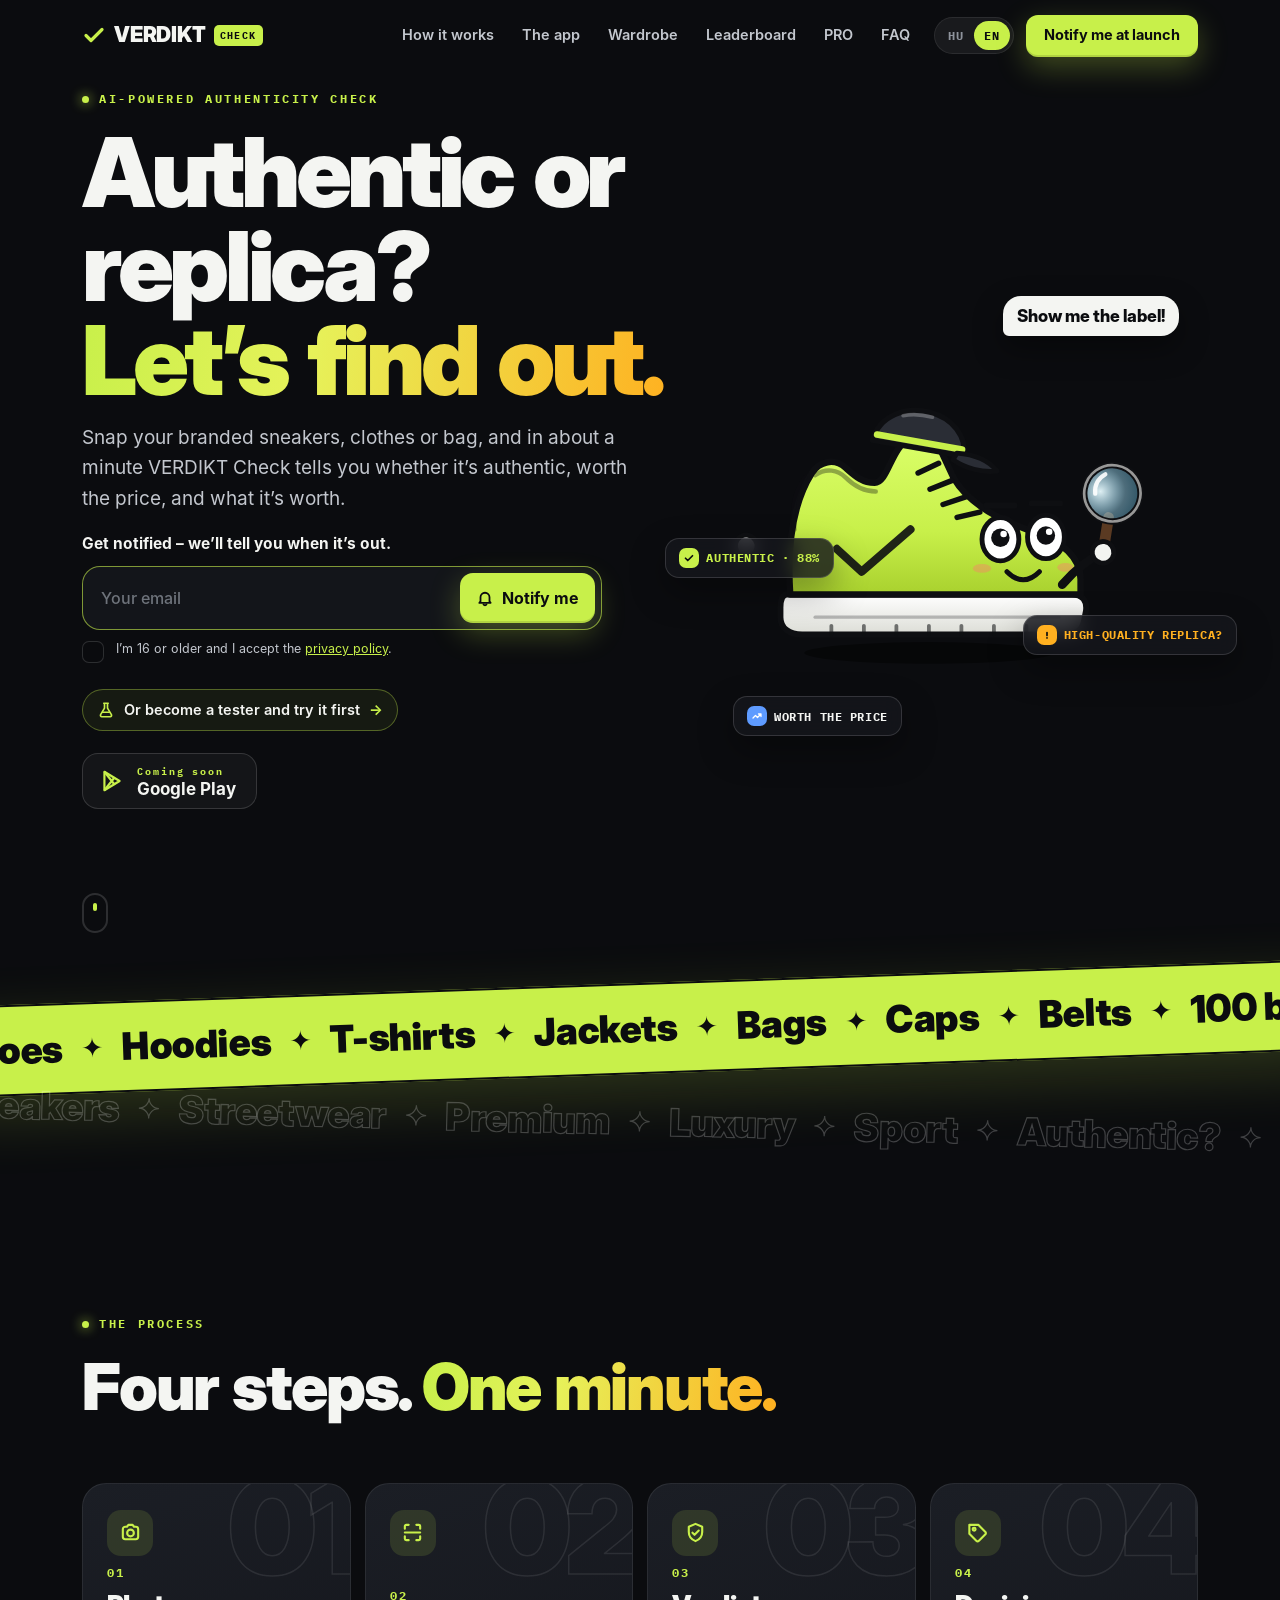
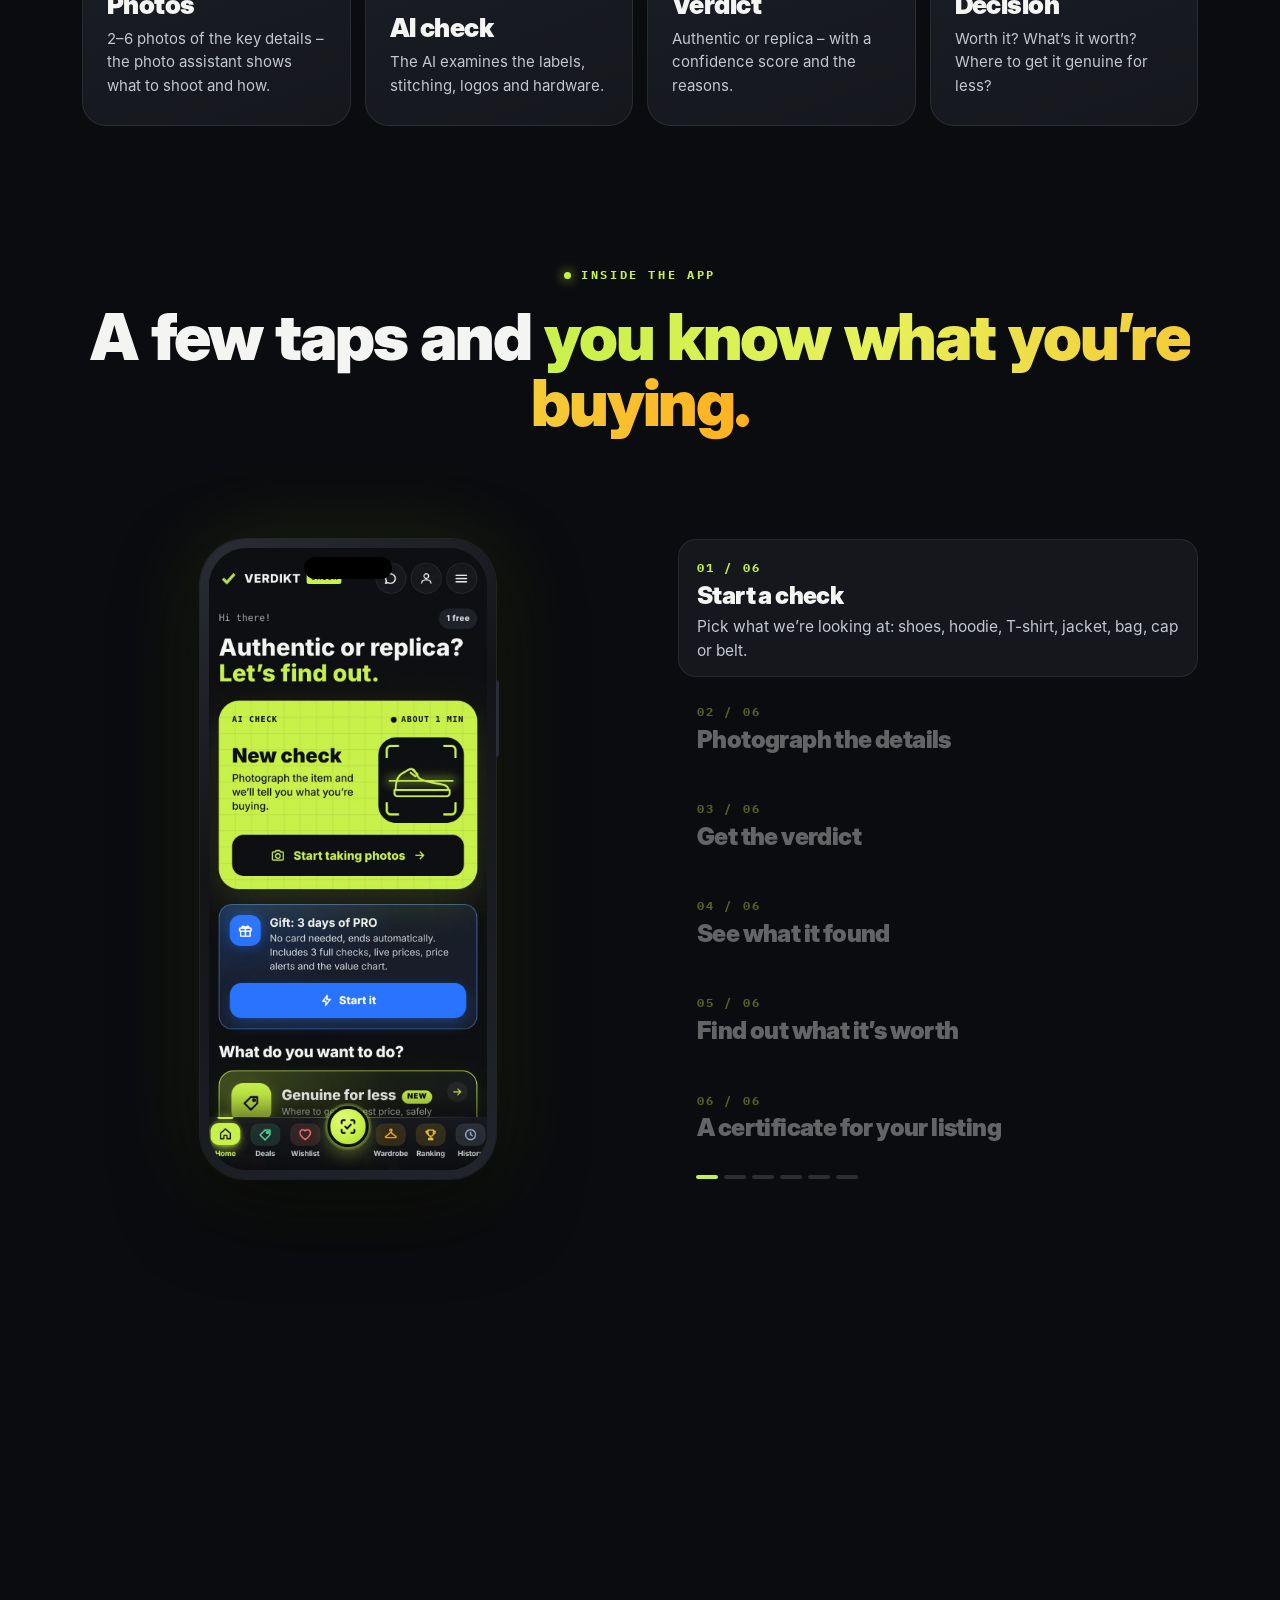
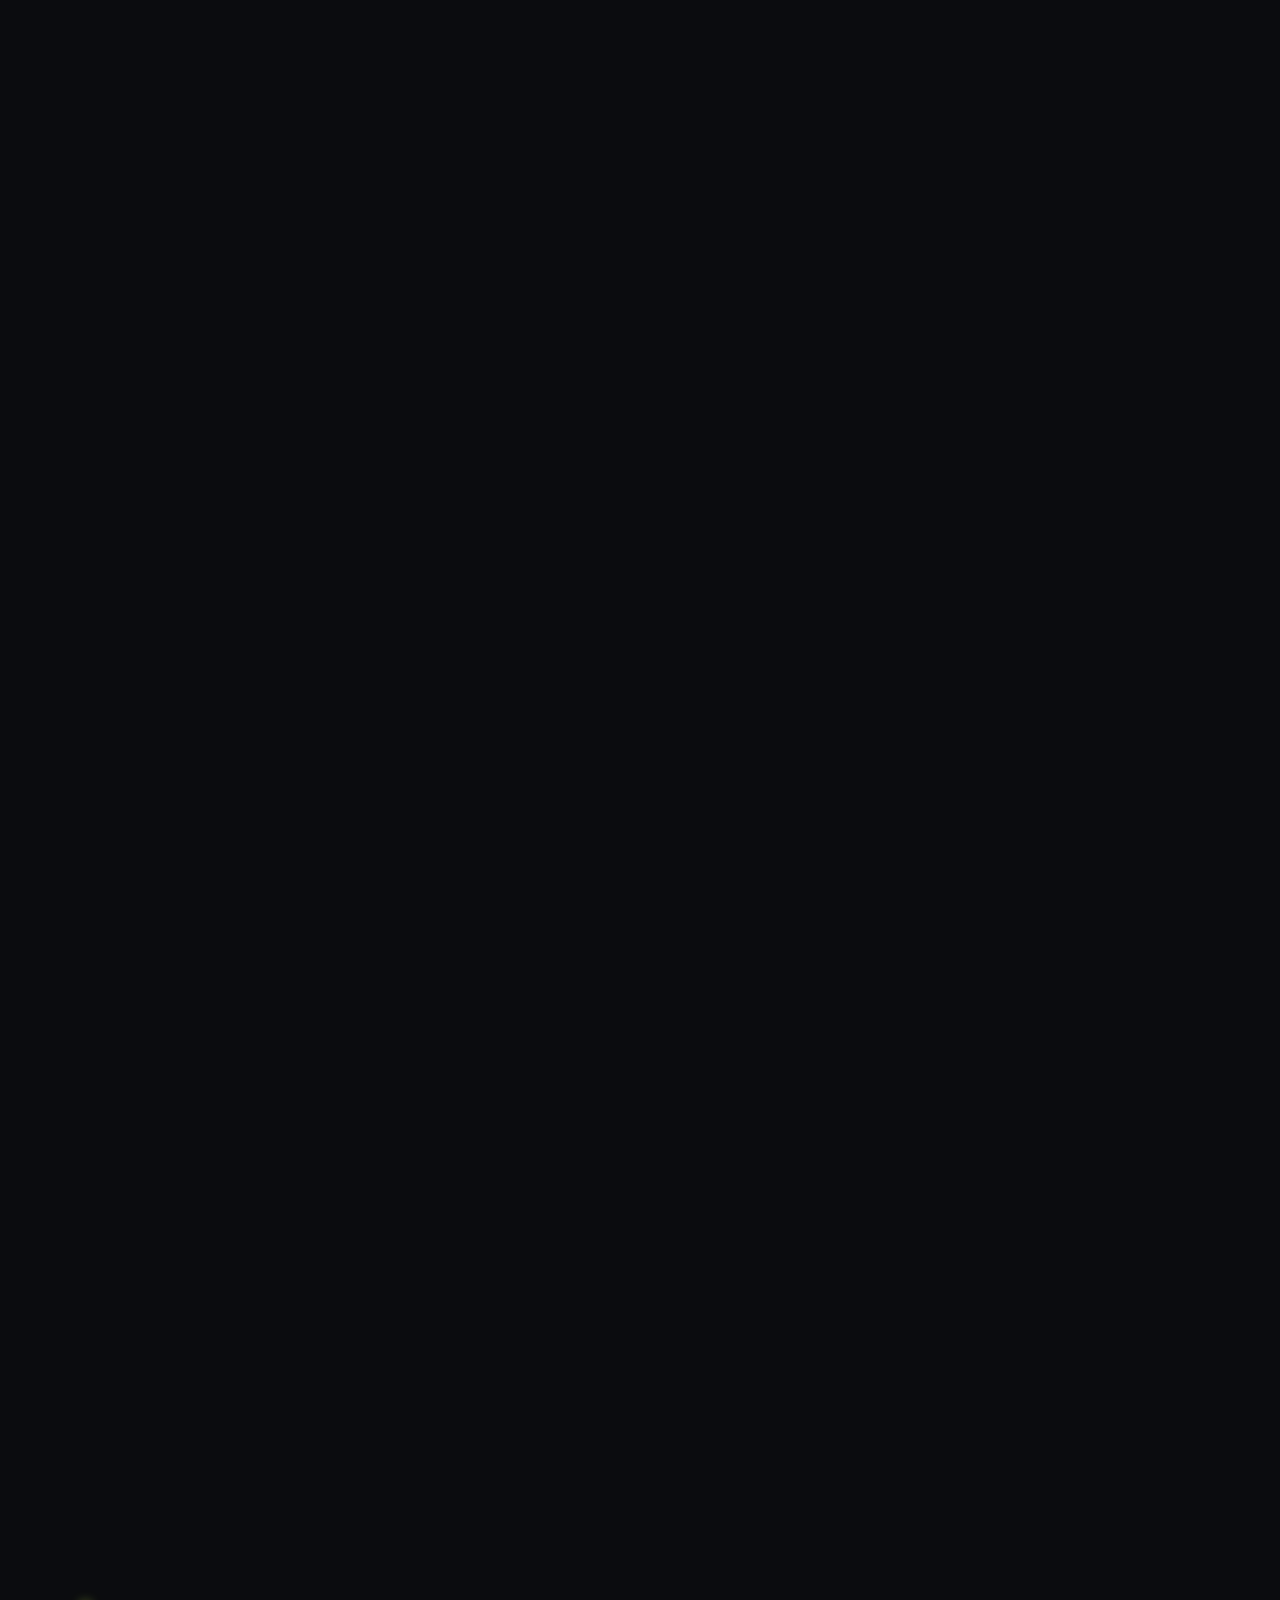
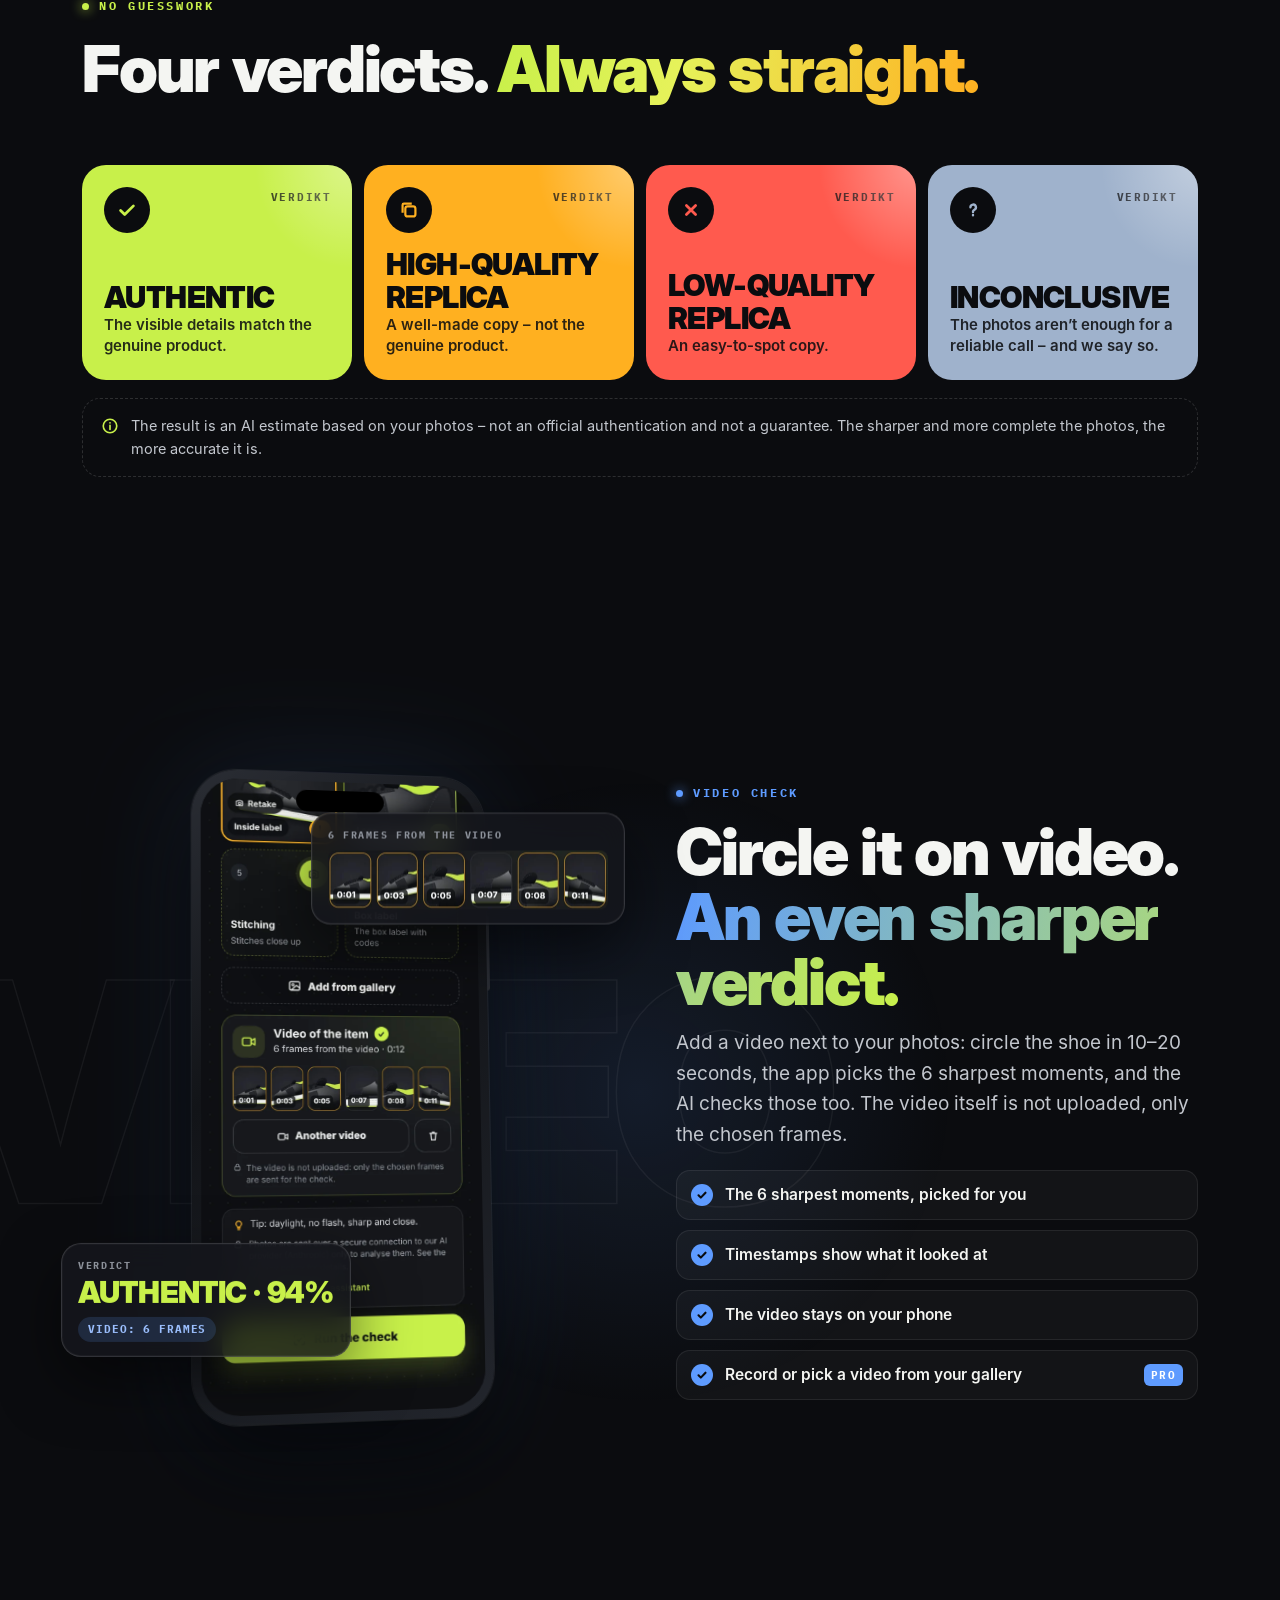
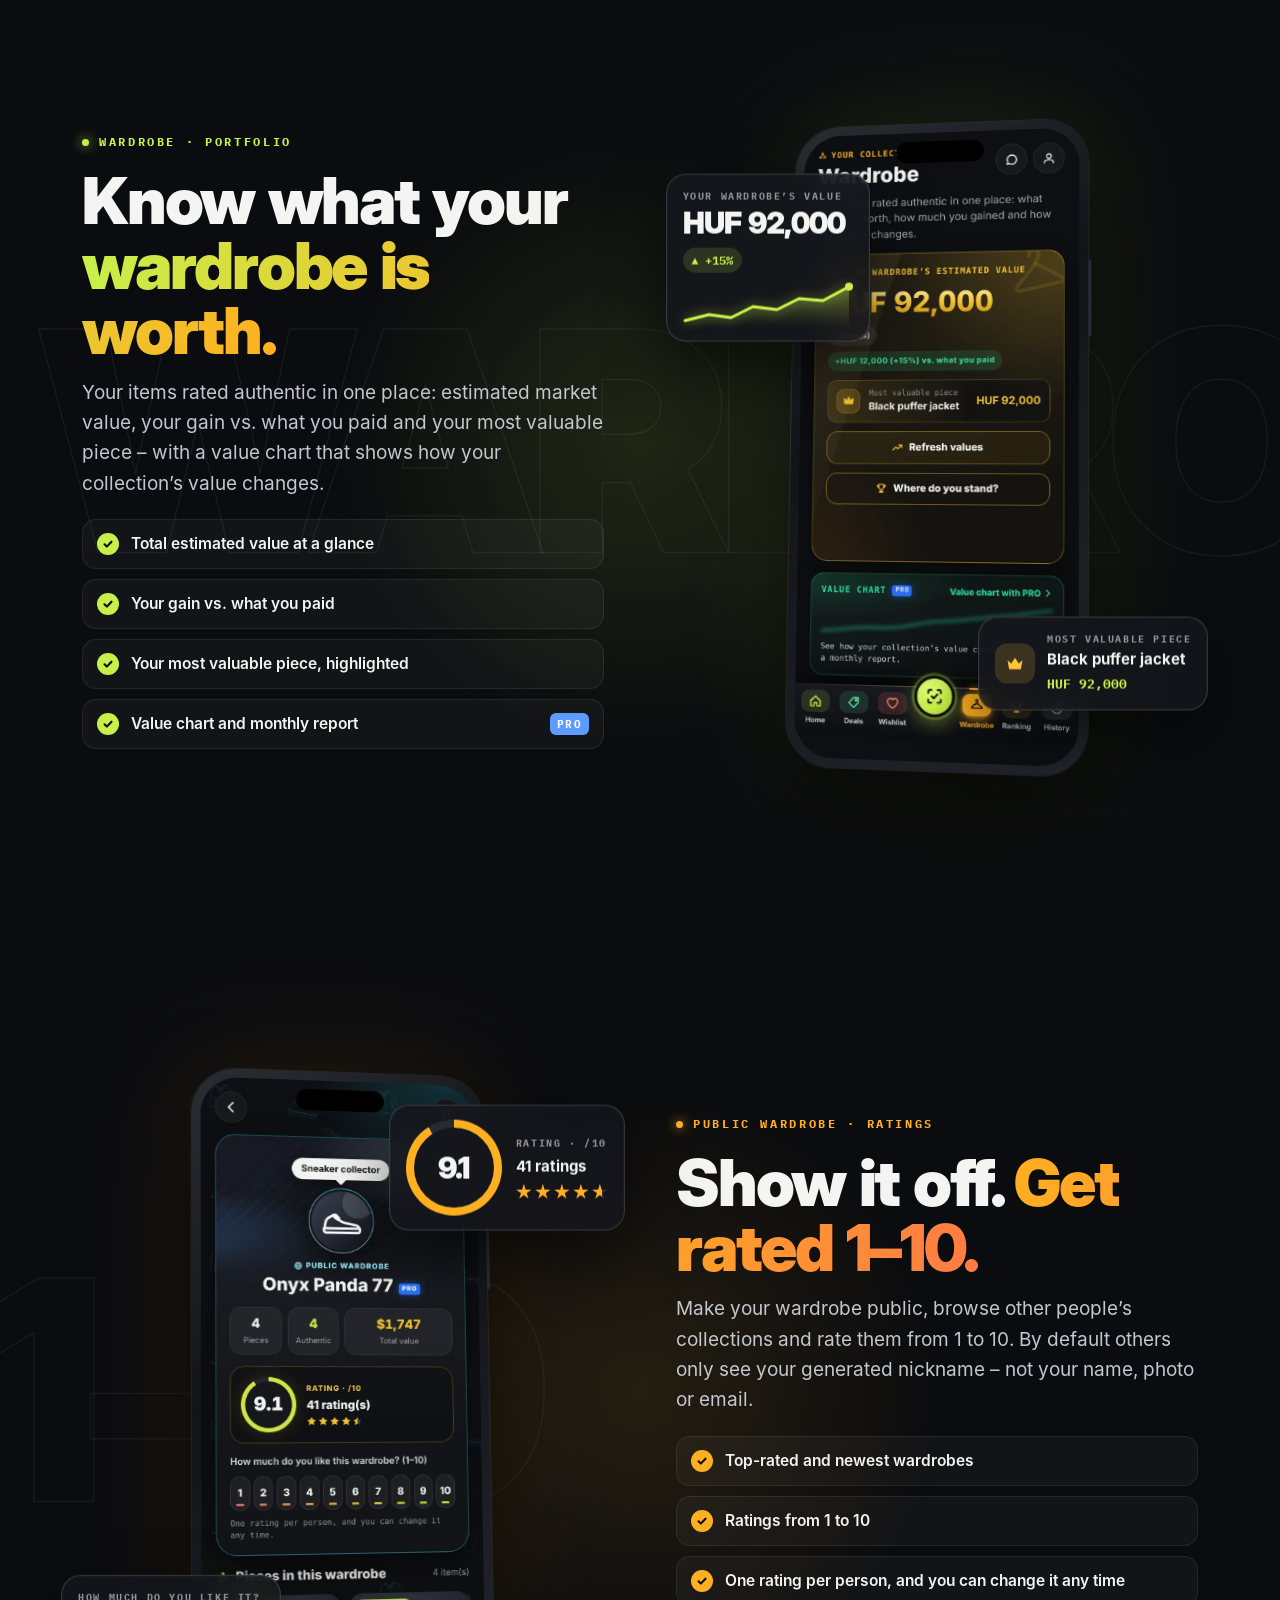
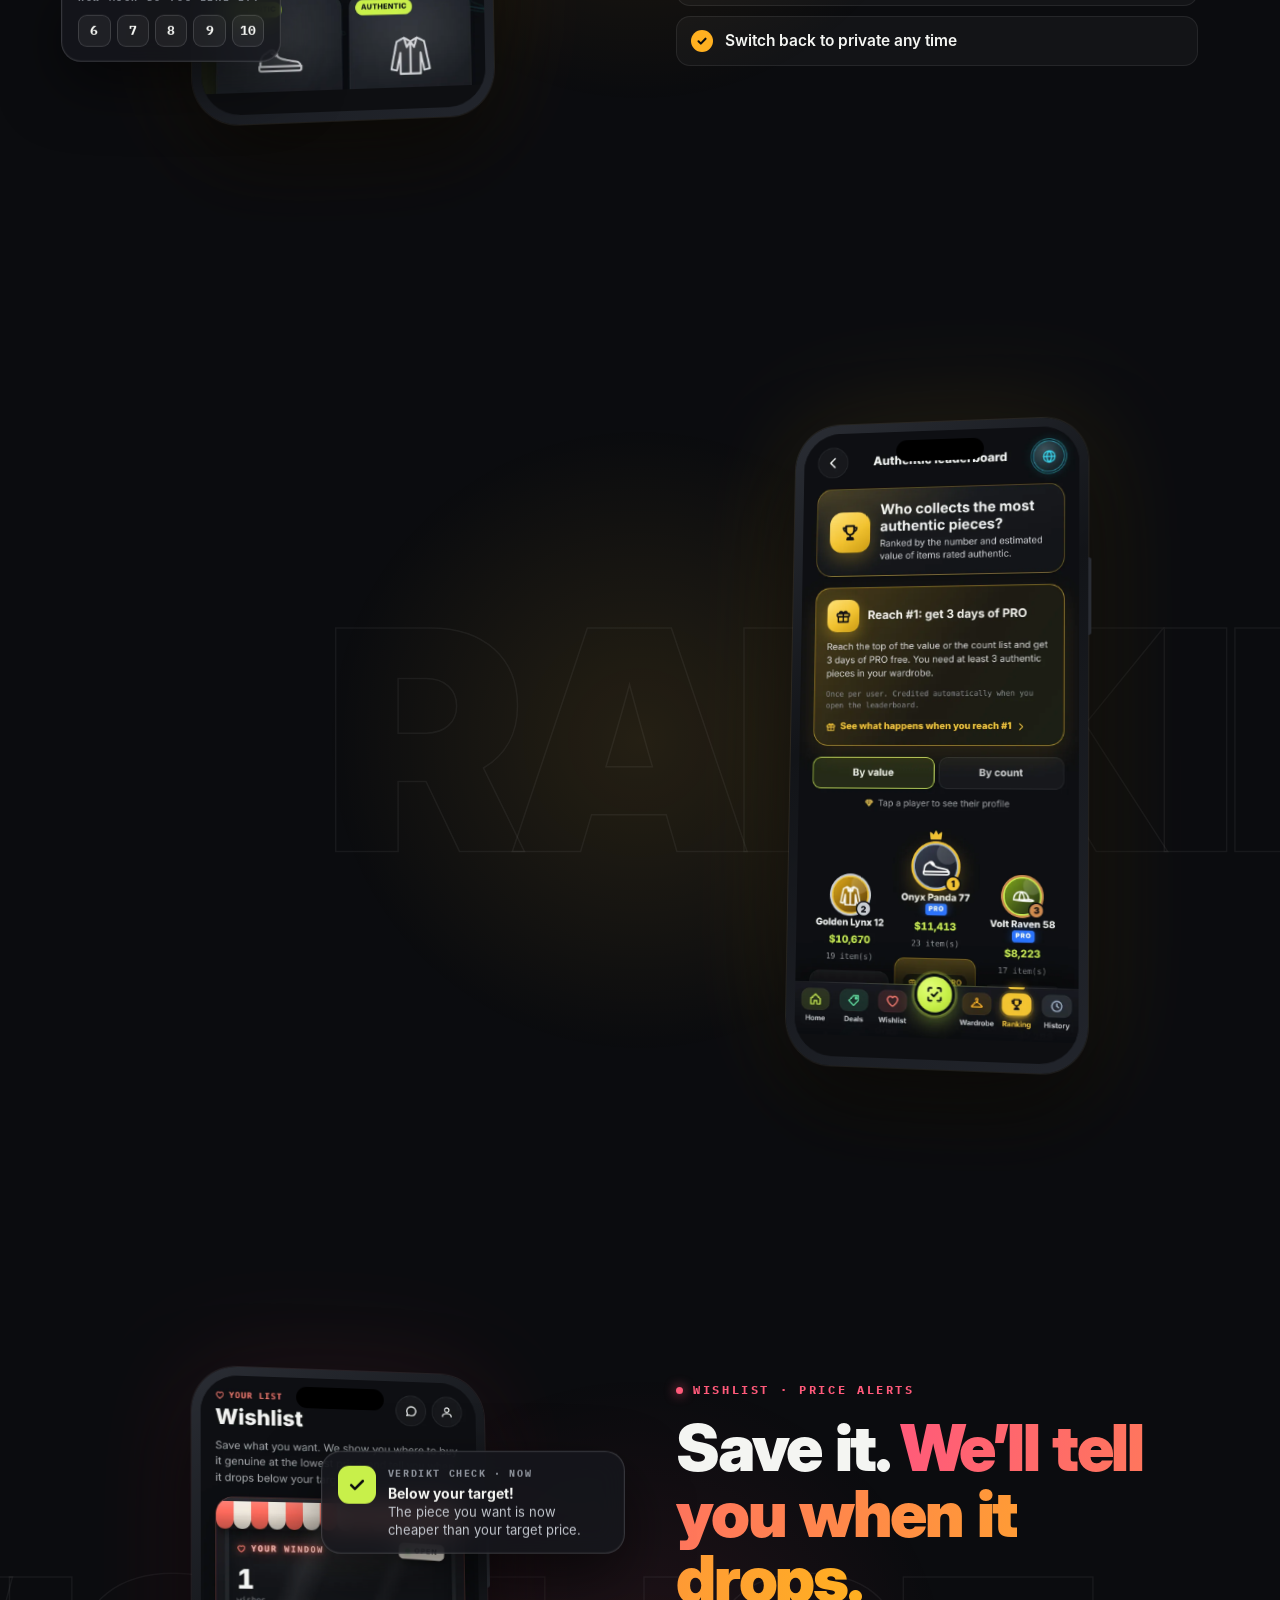
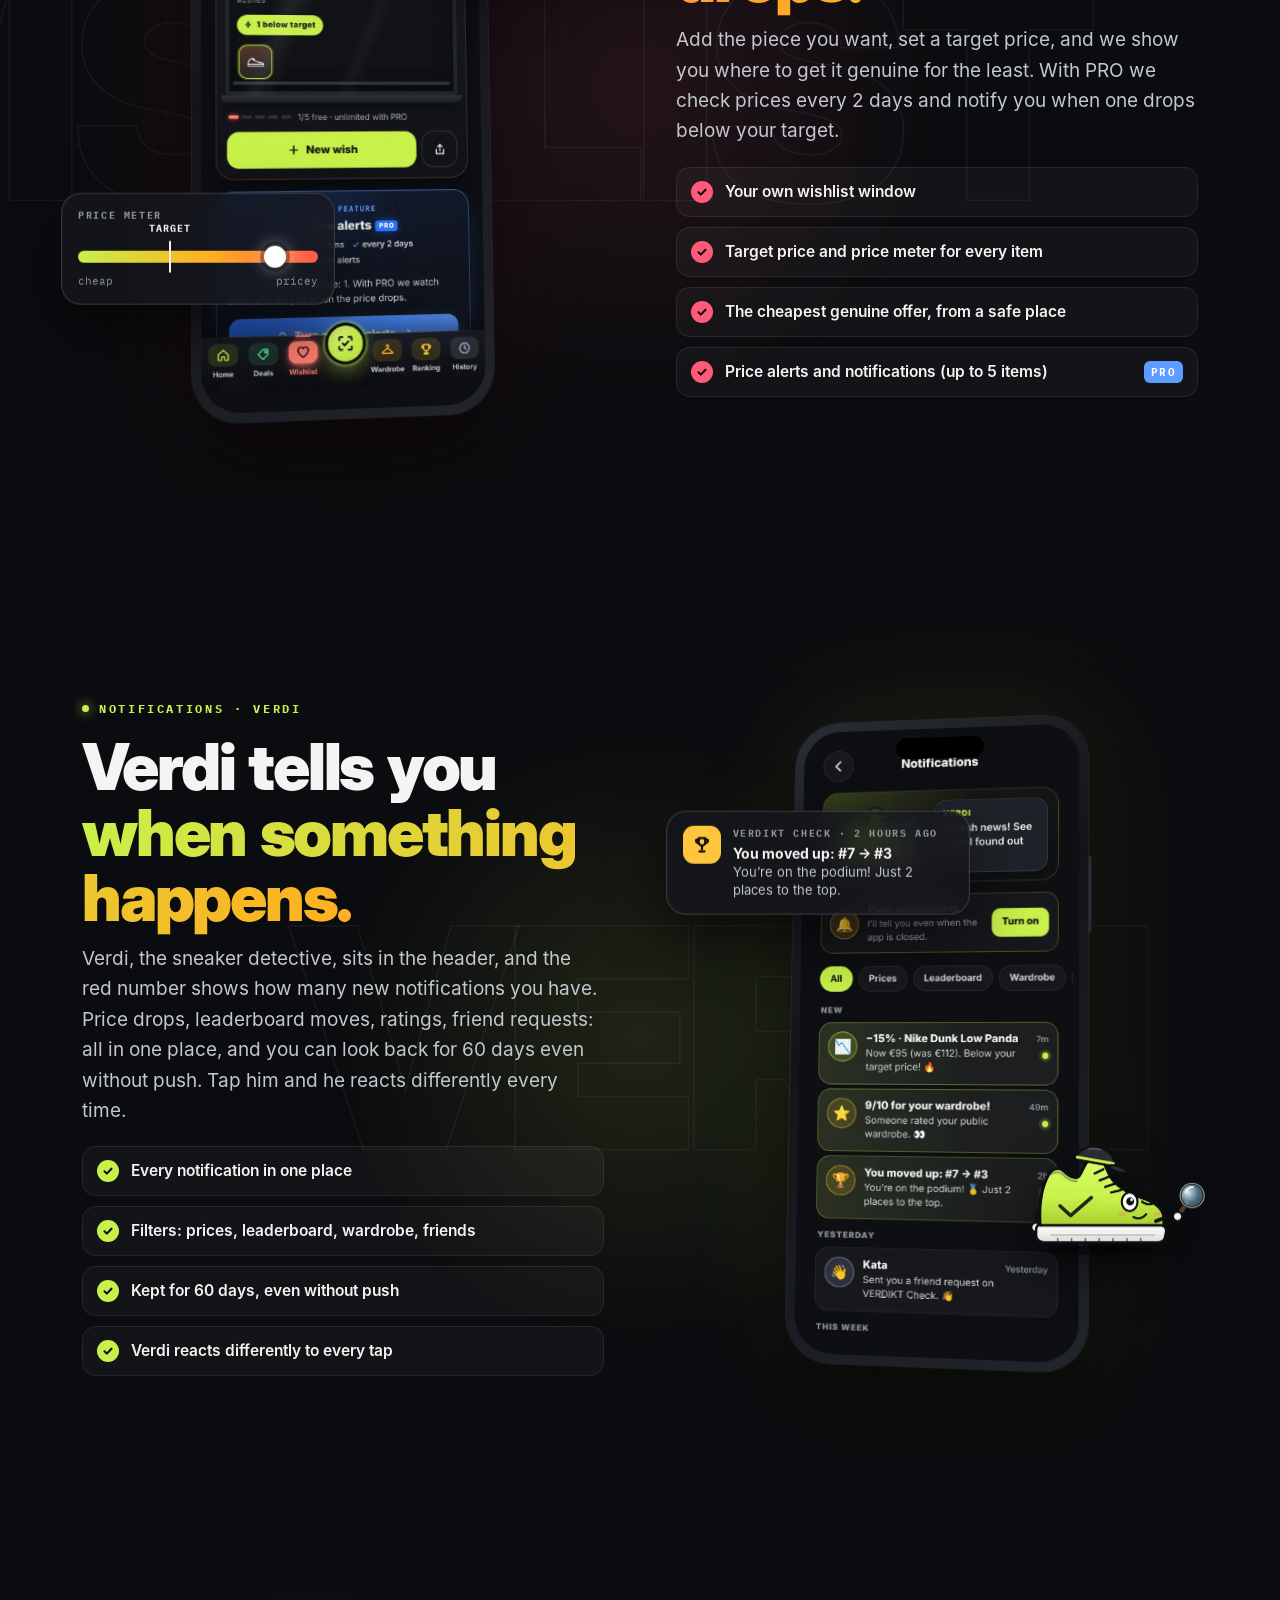
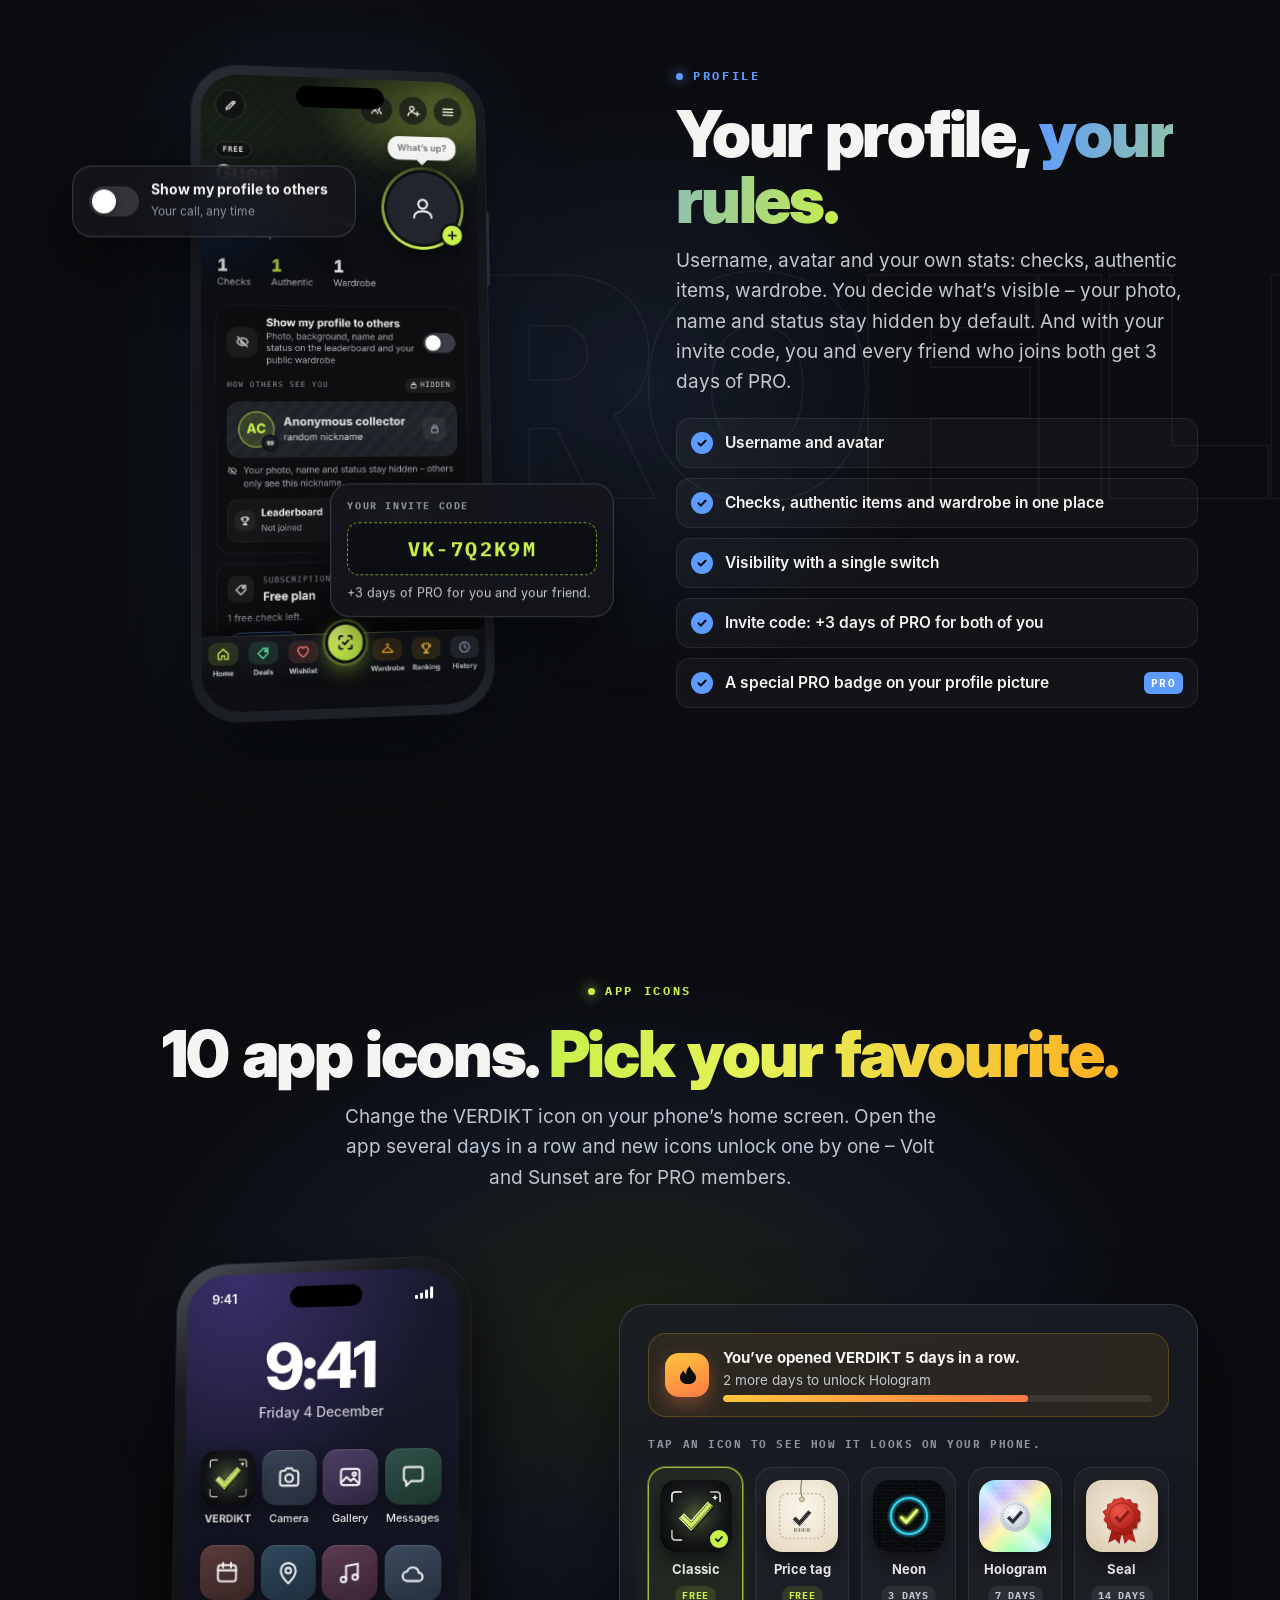
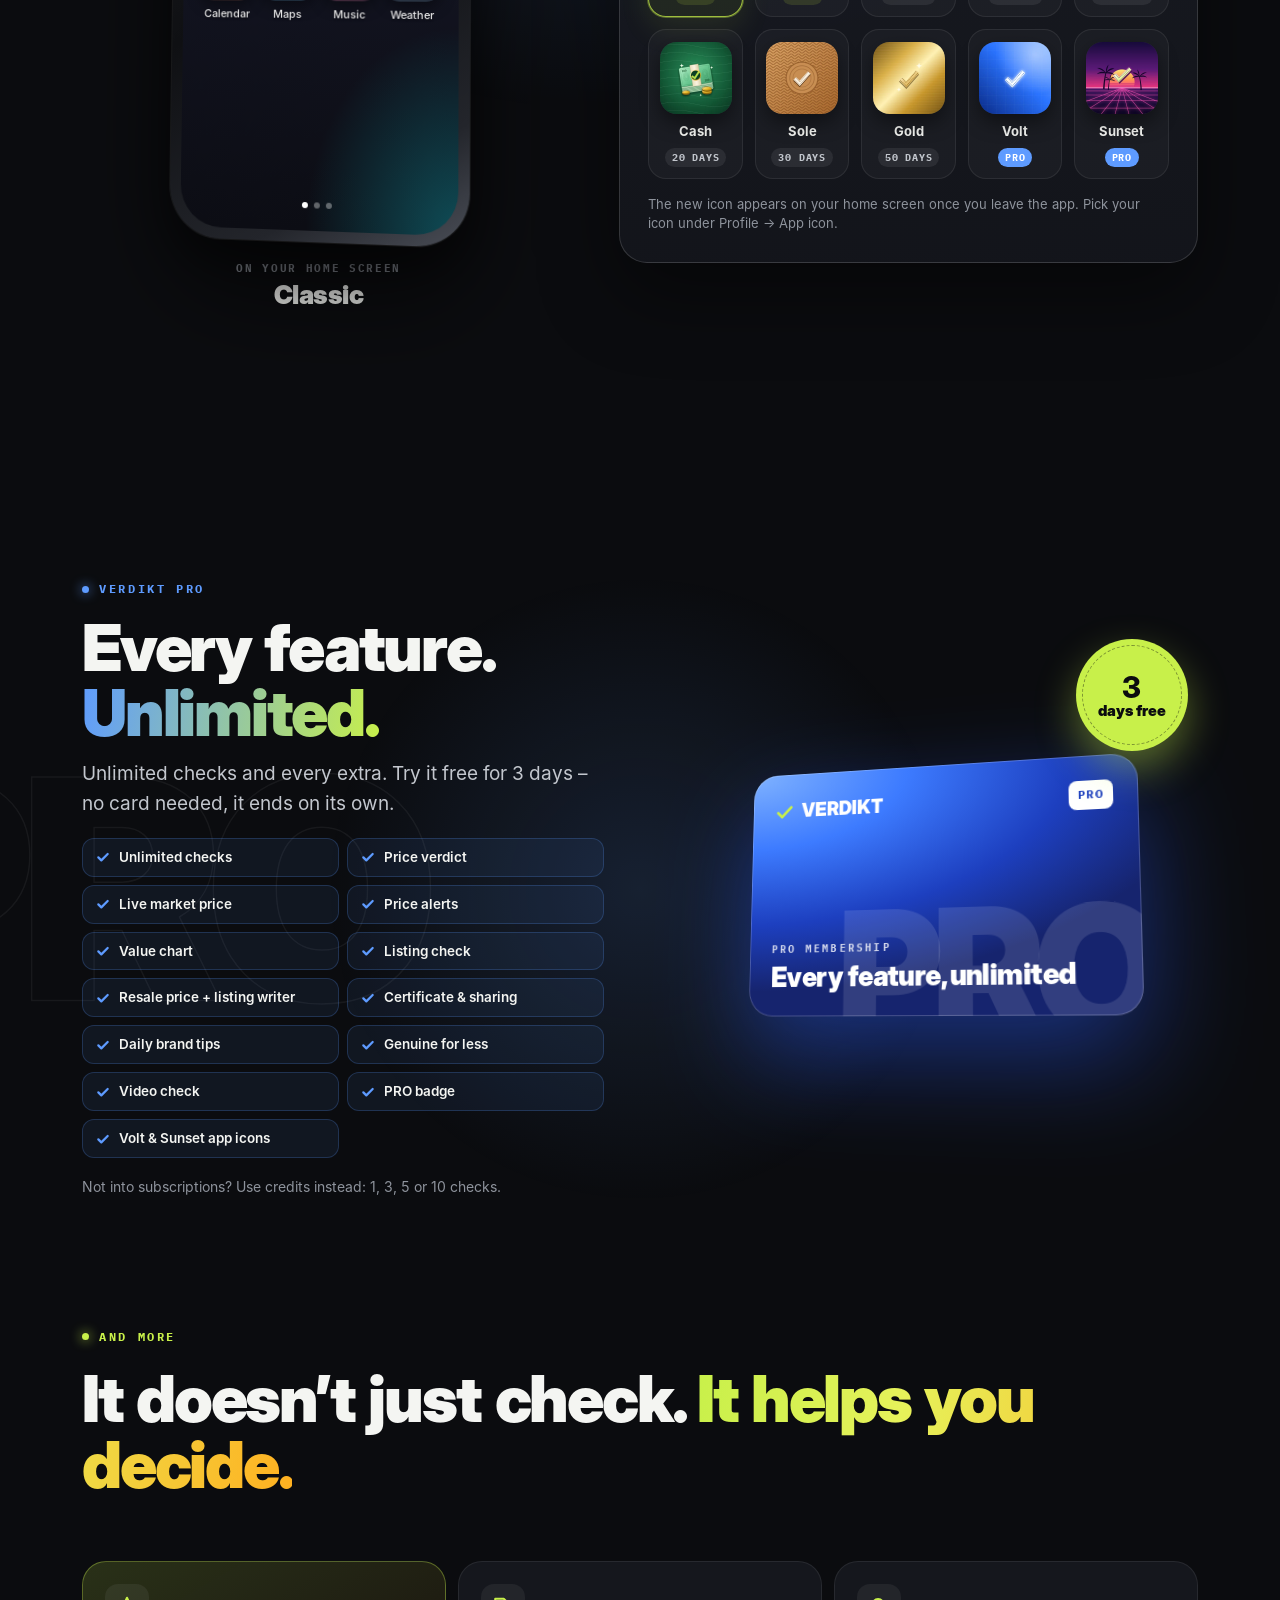
<file: index.html>
<!doctype html>
<html lang="hu">
<head>
<meta charset="utf-8">
<meta name="viewport" content="width=device-width,initial-scale=1,viewport-fit=cover">
<title>VERDIKT Check – Eredeti vagy replika? Derítsük ki.</title>
<meta name="description" content="Fotózd le a márkás cipőt, ruhát vagy táskát, és a VERDIKT Check kb. egy perc alatt megmondja, eredeti-e, megéri-e az árát, és mennyit ér.">
<meta name="theme-color" content="#0B0C0F">
<meta name="color-scheme" content="dark">
<link rel="canonical" href="https://verdiktcheck.com/">
<meta property="og:type" content="website">
<meta property="og:url" content="https://verdiktcheck.com/">
<meta property="og:title" content="VERDIKT Check – Eredeti vagy replika? Derítsük ki.">
<meta property="og:description" content="Pár fotó, és az AI megmondja, eredeti-e, megéri-e az árát, és mennyit ér.">
<meta property="og:image" content="https://verdiktcheck.com/img/og.png">
<meta name="twitter:card" content="summary_large_image">
<link rel="icon" type="image/png" sizes="32x32" href="img/favicon-32.png">
<link rel="apple-touch-icon" href="img/apple-touch-icon.png">
<link rel="preload" href="fonts/interdisplay-900.woff" as="font" type="font/woff" crossorigin>
<link rel="preload" href="fonts/inter-400.woff" as="font" type="font/woff" crossorigin>
<link rel="stylesheet" href="assets/site.css">
<link rel="stylesheet" href="assets/pecset.css">
<script src="config.js"></script>
</head>
<body>
<div class="bg" aria-hidden="true"></div>

<!-- ============ header ============ -->
<header class="hdr" id="hdr">
  <div class="wrap">
    <a class="logo" href="#top" aria-label="VERDIKT Check">
      <svg viewBox="0 0 24 24" fill="none" stroke="#C8F04A" stroke-width="3.2" stroke-linecap="round" stroke-linejoin="round" aria-hidden="true"><path d="M4 12.5l5 5L20 6.5"/></svg>
      <b>VERDIKT</b><i>CHECK</i>
    </a>
    <nav class="nav" aria-label="Fő menü">
      <a href="#how" data-i18n="nav_how">Így működik</a>
      <a href="#app" data-i18n="nav_app">Az app</a>
      <a href="#wardrobe" data-i18n="nav_wr">Gardrób</a>
      <a href="#ranking" data-i18n="nav_rk">Ranglista</a>
      <a href="#pro">PRO</a>
      <a href="#faq" data-i18n="nav_faq">GYIK</a>
    </nav>
    <div class="lang" role="group" aria-label="Nyelv / Language">
      <button type="button" data-lang="hu" aria-pressed="true">HU</button>
      <button type="button" data-lang="en" aria-pressed="false">EN</button>
    </div>
    <a class="btn btn-lime hdr-cta" href="#beta" data-i18n="cta_tester">Legyél tesztelő</a>
    <button class="burger" type="button" id="burger" aria-controls="menu" aria-expanded="false" aria-label="Menü"><span></span></button>
  </div>
</header>

<div class="menu" id="menu" aria-hidden="true">
  <nav aria-label="Menü">
    <a href="#how" data-i18n="nav_how">Így működik</a>
    <a href="#app" data-i18n="nav_app">Az app</a>
    <a href="#wardrobe" data-i18n="nav_wr">Gardrób</a>
    <a href="#ratings" data-i18n="nav_rt">Pontozás</a>
    <a href="#ranking" data-i18n="nav_rk">Ranglista</a>
    <a href="#wishlist" data-i18n="nav_ws">Kívánságlista</a>
    <a href="#pro">PRO</a>
    <a href="#faq" data-i18n="nav_faq">GYIK</a>
    <a href="#beta" data-i18n="nav_beta">Tesztelés</a>
  </nav>
  <div class="small">
    <a href="privacy.html" data-i18n="l_privacy">Adatvédelem</a>
    <a href="terms.html" data-i18n="l_terms">Felhasználási feltételek</a>
    <a href="verify.html" data-i18n="l_verify">Tanúsítvány ellenőrzése</a>
  </div>
  <div class="soc">
    <a href="https://www.tiktok.com/@verdiktcheck" target="_blank" rel="noopener" aria-label="TikTok"><svg viewBox="0 0 24 24" fill="currentColor" aria-hidden="true"><path d="M16.6 3c.4 2.2 1.8 3.7 4 4v3.2a8 8 0 0 1-4-1.2v6.3A5.7 5.7 0 1 1 11 9.6v3.3a2.5 2.5 0 1 0 2.4 2.5V3h3.2z"/></svg></a>
    <a href="https://www.instagram.com/verdikt_check" target="_blank" rel="noopener" aria-label="Instagram"><svg viewBox="0 0 24 24" fill="none" stroke="currentColor" stroke-width="2" aria-hidden="true"><rect x="3.2" y="3.2" width="17.6" height="17.6" rx="5.2"/><circle cx="12" cy="12" r="4.1"/><circle cx="17.4" cy="6.6" r="1.1" fill="currentColor" stroke="none"/></svg></a>
  </div>
</div>

<main id="top">
<!-- ============ hero ============ -->
<section class="hero">
  <div class="wrap">
    <div class="hero-art rv" aria-hidden="true">
      <div class="bubble" id="bubble">Eredeti? Majd én megmondom.</div>
      <div class="verdi-box" id="verdi"></div>
      <div class="chip c1"><i><svg viewBox="0 0 24 24" fill="none" stroke="#0B0C0F" stroke-width="3.4" stroke-linecap="round" stroke-linejoin="round"><path d="M5 12.5l4.5 4.5L19 7.5"/></svg></i><span data-i18n="chip1">EREDETI · 88%</span></div>
      <div class="chip c2"><i><svg viewBox="0 0 24 24" fill="none" stroke="#0B0C0F" stroke-width="3.4" stroke-linecap="round"><path d="M12 7v6M12 17.5v.5"/></svg></i><span data-i18n="chip2">MINŐSÉGI REPLIKA?</span></div>
      <div class="chip c3"><i><svg viewBox="0 0 24 24" fill="none" stroke="#fff" stroke-width="2.6" stroke-linecap="round" stroke-linejoin="round"><path d="M4 16l5-5 4 4 7-7M15 8h5v5"/></svg></i><span data-i18n="chip3">MEGÉRI AZ ÁRÁT</span></div>
    </div>
    <div class="hero-copy">
      <span class="kicker rv" data-i18n="kicker">AI-alapú eredetiség-ellenőrzés</span>
      <h1 class="rv d1"><span data-i18n="h1a">Eredeti vagy replika?</span><span class="grad" data-i18n="h1b">Derítsük ki.</span></h1>
      <p class="lead rv d2" data-i18n="lead">Fotózd le a márkás cipőt, ruhát vagy táskát, és a VERDIKT Check kb. egy perc alatt megmondja, eredeti-e, megéri-e az árát, és mennyit ér.</p>
      <div class="hero-ctas rv d3">
        <a class="btn btn-lime" href="#beta"><span data-i18n="cta_tester">Legyél tesztelő</span><svg viewBox="0 0 24 24" fill="none" stroke="currentColor" stroke-width="2.6" stroke-linecap="round" stroke-linejoin="round" aria-hidden="true"><path d="M5 12h14M13 6l6 6-6 6"/></svg></a>
        <span class="store" aria-label="Google Play – hamarosan"><svg viewBox="0 0 24 24" fill="none" stroke="#C8F04A" stroke-width="2" stroke-linejoin="round" aria-hidden="true"><path d="M5 3.5l14 8.5-14 8.5z"/><path d="M5 3.5l9.5 12M5 20.5L14.5 8.5"/></svg><span><small data-i18n="soon">Hamarosan</small><b>Google Play</b></span></span>
      </div>
      <form class="su hsu rv d3" id="hsu" novalidate>
        <p class="hsu-t" data-i18n="h_t">Kérj értesítést – szólunk, amint letölthető.</p>
        <div class="hsu-row"><label class="sr" for="hsu-email" data-i18n="b_label">E-mail-cím</label><input id="hsu-email" type="email" name="email" autocomplete="email" inputmode="email" maxlength="254" placeholder="E-mail-címed" data-i18n-ph="h_ph"><button class="btn btn-lime" type="submit" id="hsu-btn"><svg viewBox="0 0 24 24" fill="none" stroke="currentColor" stroke-width="2.4" stroke-linecap="round" stroke-linejoin="round" aria-hidden="true"><path d="M6 16.5V11a6 6 0 1 1 12 0v5.5l1.5 2h-15z"/><path d="M10 20.5a2.2 2.2 0 0 0 4 0"/></svg><span data-i18n="h_btn">Értesíts</span></button></div>
        <input class="hp" type="text" name="company" tabindex="-1" autocomplete="off" aria-hidden="true">
        <label class="ok"><input type="checkbox" id="hsu-ok"><span data-i18n-html="b_ok">Elmúltam 16 éves, és elfogadom az <a href="privacy.html" target="_blank" rel="noopener">adatkezelési tájékoztatót</a>.</span></label>
        <p class="msg" id="hsu-msg" role="status" aria-live="polite"></p>
      </form>
      <p class="hsu-done" id="hsu-done" hidden><svg viewBox="0 0 24 24" fill="none" stroke="currentColor" stroke-width="3" stroke-linecap="round" stroke-linejoin="round" aria-hidden="true"><path d="M5 12.5l4.5 4.5L19 7.5"/></svg><span data-i18n="h_done">Feliratkoztál! Szólunk, amint letölthető.</span></p>
      <a class="hsu-alt" href="tesztelo.html"><svg viewBox="0 0 24 24" fill="none" stroke="currentColor" stroke-width="2.2" stroke-linecap="round" stroke-linejoin="round" aria-hidden="true"><path d="M9 3h6M10 3v6.5L4.8 18.2A1.9 1.9 0 0 0 6.4 21h11.2a1.9 1.9 0 0 0 1.6-2.8L14 9.5V3"/><path d="M7.5 15h9"/></svg><span data-i18n="h_alt">Vagy legyél tesztelő, és próbáld ki elsőként</span><b aria-hidden="true">→</b></a>
      <span class="pill rv d3" data-i18n="free">✦ Az első ellenőrzés ingyenes</span>
      <div class="cue rv d3" aria-hidden="true"><span></span></div>
    </div>
  </div>
</section>

<div class="ticker" aria-hidden="true"><div class="ticker-in" data-ticker="t1"></div></div>
<div class="ticker t2" aria-hidden="true"><div class="ticker-in" data-ticker="t2"></div></div>

<!-- ============ how it works ============ -->
<section class="sec" id="how">
  <div class="wrap">
    <div class="sec-head">
      <span class="kicker rv" data-i18n="how_k">A folyamat</span>
      <h2 class="h2 rv d1" data-i18n-html="how_t">Négy lépés. <span class="grad">Egy perc.</span></h2>
    </div>
    <div class="proc">
      <article class="pcard rv"><span class="num">01</span><span class="ico"><svg viewBox="0 0 24 24" fill="none" stroke="currentColor" stroke-width="2.2" stroke-linecap="round" stroke-linejoin="round"><path d="M4 8.5A2.5 2.5 0 0 1 6.5 6h1.8l1.5-2h4.4l1.5 2h1.8A2.5 2.5 0 0 1 20 8.5v8a2.5 2.5 0 0 1-2.5 2.5h-11A2.5 2.5 0 0 1 4 16.5z"/><circle cx="12" cy="12.5" r="3.5"/></svg></span><small>01</small><h3 data-i18n="p1t">Fotó</h3><p data-i18n="p1">2–6 fotó a fontos részletekről – a fotózási segéd megmutatja, mit és hogyan.</p></article>
      <article class="pcard rv d1"><span class="num">02</span><span class="ico"><svg viewBox="0 0 24 24" fill="none" stroke="currentColor" stroke-width="2.2" stroke-linecap="round" stroke-linejoin="round"><path d="M4 8V5.5A1.5 1.5 0 0 1 5.5 4H8M16 4h2.5A1.5 1.5 0 0 1 20 5.5V8M20 16v2.5a1.5 1.5 0 0 1-1.5 1.5H16M8 20H5.5A1.5 1.5 0 0 1 4 18.5V16M4 12h16"/></svg></span><small>02</small><h3 data-i18n="p2t">AI-elemzés</h3><p data-i18n="p2">Az AI átnézi a címkéket, varrásokat, logókat és kellékeket.</p></article>
      <article class="pcard rv d2"><span class="num">03</span><span class="ico"><svg viewBox="0 0 24 24" fill="none" stroke="currentColor" stroke-width="2.2" stroke-linecap="round" stroke-linejoin="round"><path d="M12 3l7 3v5.5c0 4.4-3 8-7 9.5-4-1.5-7-5.1-7-9.5V6z"/><path d="M8.8 12.2l2.2 2.2 4.4-4.4"/></svg></span><small>03</small><h3 data-i18n="p3t">Verdikt</h3><p data-i18n="p3">Eredeti vagy replika – megbízhatósági százalékkal és indoklással.</p></article>
      <article class="pcard rv d3"><span class="num">04</span><span class="ico"><svg viewBox="0 0 24 24" fill="none" stroke="currentColor" stroke-width="2.2" stroke-linecap="round" stroke-linejoin="round"><path d="M20.5 13.5l-7 7a2 2 0 0 1-2.8 0l-7.2-7.2V4h9.3l7.7 7.7a2 2 0 0 1 0 1.8z"/><circle cx="8.5" cy="8.5" r="1.5"/></svg></span><small>04</small><h3 data-i18n="p4t">Döntés</h3><p data-i18n="p4">Megéri? Mennyit ér? Hol kapod meg eredetiben olcsóbban?</p></article>
    </div>
  </div>
</section>

<!-- ============ app showcase ============ -->
<section id="app" class="show">
  <div class="wrap show-head">
    <div class="sec-head center" style="margin-bottom:0">
      <span class="kicker rv" data-i18n="app_k">Az app belülről</span>
      <h2 class="h2 rv d1" data-i18n-html="app_t">Pár koppintás, és <span class="grad">tudod, mit veszel.</span></h2>
    </div>
  </div>
  <div class="show-track" id="track" style="--n:6">
    <div class="show-sticky">
      <div class="phone-wrap">
        <div class="phone" id="phone">
          <div class="screen">
            <img data-shot="home" alt="" width="390" height="844" fetchpriority="low">
            <img data-shot="photos" alt="" width="390" height="844" loading="lazy">
            <img data-shot="result" alt="" width="390" height="844" loading="lazy">
            <img data-shot="findings" alt="" width="390" height="844" loading="lazy">
            <img data-shot="value" alt="" width="390" height="844" loading="lazy">
            <img data-shot="cert" alt="" width="390" height="844" loading="lazy">
            <div class="scan"><b data-i18n="scan">AI-ELEMZÉS…</b></div>
          </div>
          <div class="stamp" data-i18n="stamp">EREDETI ✓</div>
        </div>
      </div>
      <div class="show-copy">
        <ol class="steps" id="steps">
          <li class="step on"><em>01 / 06</em><h3 data-i18n="s1t">Indíts egy ellenőrzést</h3><p data-i18n="s1">Válaszd ki, mit nézünk meg: cipő, pulóver, póló, kabát, táska, sapka vagy öv.</p></li>
          <li class="step"><em>02 / 06</em><h3 data-i18n="s2t">Fotózd le a részleteket</h3><p data-i18n="s2">A fotózási segéd megmutatja, mit és hogyan fotózz: oldalnézet, talp, belső címke, logó. PRO-val videót is adhatsz.</p></li>
          <li class="step"><em>03 / 06</em><h3 data-i18n="s3t">Megkapod a verdiktet</h3><p data-i18n="s3">Eredeti, minőségi vagy rossz minőségű replika – megbízhatósági százalékkal. Ha nem lehet biztosan dönteni, azt is megmondja.</p></li>
          <li class="step"><em>04 / 06</em><h3 data-i18n="s4t">Látod, mit talált</h3><p data-i18n="s4">Pontról pontra: címkék, varrások, kellékek – mi stimmel, és mi kérdéses.</p></li>
          <li class="step"><em>05 / 06</em><h3 data-i18n="s5t">Megtudod, mennyit ér</h3><p data-i18n="s5">Javasolt hirdetési ár, új és használt piaci ár, és hogy megéri-e a kért összeget.</p></li>
          <li class="step"><em>06 / 06</em><h3 data-i18n="s6t">Tanúsítvány a hirdetésedbe</h3><p data-i18n="s6">Egyedi kód és ellenőrző link: a vevő egy kattintással megnézheti az ítéletet.</p></li>
        </ol>
        <div class="bars" id="bars" aria-hidden="true"><i class="on"></i><i></i><i></i><i></i><i></i><i></i></div>
      </div>
    </div>
  </div>
</section>

<!-- ============ verdicts ============ -->
<section class="sec" id="verdicts">
  <div class="wrap">
    <div class="sec-head">
      <span class="kicker rv" data-i18n="v_k">Nincs mellébeszélés</span>
      <h2 class="h2 rv d1" data-i18n-html="v_t">Négyféle ítélet. <span class="grad">Mindig egyenesen.</span></h2>
    </div>
    <div class="vgrid">
      <div class="vcard v-auth rv"><span class="tag">VERDIKT</span><span class="vi"><svg viewBox="0 0 24 24" fill="none" stroke="#C8F04A" stroke-width="3" stroke-linecap="round" stroke-linejoin="round"><path d="M5 12.5l4.5 4.5L19 7.5"/></svg></span><div><b data-i18n="va">EREDETI</b><p data-i18n="va_s">A látható részletek az eredetinek felelnek meg.</p></div></div>
      <div class="vcard v-hq rv d1"><span class="tag">VERDIKT</span><span class="vi"><svg viewBox="0 0 24 24" fill="none" stroke="#FFB020" stroke-width="2.4" stroke-linejoin="round"><rect x="8" y="8" width="11" height="11" rx="2.5"/><path d="M5 15V6.5A1.5 1.5 0 0 1 6.5 5H15"/></svg></span><div><b data-i18n="vh">MINŐSÉGI REPLIKA</b><p data-i18n="vh_s">Jó minőségű másolat – nem eredeti termék.</p></div></div>
      <div class="vcard v-lq rv d2"><span class="tag">VERDIKT</span><span class="vi"><svg viewBox="0 0 24 24" fill="none" stroke="#FF5A4E" stroke-width="3" stroke-linecap="round"><path d="M7 7l10 10M17 7L7 17"/></svg></span><div><b data-i18n="vl">ROSSZ MINŐSÉGŰ REPLIKA</b><p data-i18n="vl_s">Könnyen felismerhető másolat.</p></div></div>
      <div class="vcard v-inc rv d3"><span class="tag">VERDIKT</span><span class="vi"><svg viewBox="0 0 24 24" fill="none" stroke="#9FB2CC" stroke-width="2.6" stroke-linecap="round" stroke-linejoin="round"><path d="M9.2 9a3 3 0 1 1 4.2 2.8c-.9.4-1.4 1.1-1.4 2.1v.4M12 17.5v.3"/></svg></span><div><b data-i18n="vi">NEM ELDÖNTHETŐ</b><p data-i18n="vi_s">A fotók alapján nem lehet felelősen dönteni – ezt is megmondjuk.</p></div></div>
    </div>
    <p class="note rv"><svg viewBox="0 0 24 24" fill="none" stroke="currentColor" stroke-width="2.2" stroke-linecap="round"><circle cx="12" cy="12" r="9"/><path d="M12 11v5.5M12 7.8v.2"/></svg><span data-i18n="note">Az eredmény a fotóid alapján készült AI-becslés – nem hivatalos hitelesítés és nem garancia. Minél élesebbek és teljesebbek a fotók, annál pontosabb.</span></p>
  </div>
</section>

<!-- ============ spotlight: video check ============ -->
<section class="spot flip" id="video" style="--ac:#5E9BFF;--ac2:rgba(94,155,255,.13);--ac3:#C8F04A">
  <div class="bgword" data-bx=".25" aria-hidden="true" data-i18n="bw_vd">VIDEÓ</div>
  <div class="wrap spot-in">
    <div class="spot-copy rv">
      <span class="kicker" data-i18n="vd_k">Videós ellenőrzés</span>
      <h2 class="h2 rv" data-i18n-html="vd_t">Vedd körbe videón. <span class="grad">Még pontosabb ítélet.</span></h2>
      <p class="lead" data-i18n="vd_p">A fotók mellé videót is adhatsz: 10–20 másodperc alatt körbeveszed a cipőt, az app kiválasztja belőle a 6 legélesebb pillanatot, és az AI ezeket is átnézi. Maga a videó nem töltődik fel, csak a kiválasztott képkockák.</p>
      <ul class="ticks"><li data-i18n="vd_1">A 6 legélesebb pillanat, automatikusan</li><li data-i18n="vd_2">Időbélyeggel látod, mit nézett meg</li><li data-i18n="vd_3">A videó a telefonodon marad</li><li><span data-i18n="vd_4">Felvétel vagy videó a galériából</span><span class="pro">PRO</span></li></ul>
    </div>
    <div class="spot-vis">
      <div class="phone"><div class="screen"><img data-img="video" alt="" width="390" height="844" loading="lazy"></div></div>
      <div class="wdg w-tr rv-pop" data-speed="-.06">
        <small data-i18n="vd_w1">6 képkocka a videóból</small>
        <img class="vstrip" src="img/vstrip.webp" alt="" width="280" height="59" loading="lazy">
      </div>
      <div class="wdg w-bl rv-pop" data-speed=".07">
        <small data-i18n="vd_w2">Verdikt</small>
        <b class="big" style="color:#C8F04A" data-i18n="vd_w3">EREDETI · 94%</b>
        <span class="vchip" data-i18n="vd_w4">Videó: 6 kocka</span>
      </div>
    </div>
  </div>
</section>

<!-- ============ spotlight: wardrobe ============ -->
<section class="spot" id="wardrobe" style="--ac:#C8F04A;--ac2:rgba(200,240,74,.13);--ac3:#FFB020">
  <div class="bgword" data-bx="-.25" aria-hidden="true" data-i18n="bw_wr">GARDRÓB</div>
  <div class="wrap spot-in">
    <div class="spot-copy rv">
      <span class="kicker" data-i18n="wr_k">Gardrób · portfólió</span>
      <h2 class="h2 rv" data-i18n-html="wr_t">Tudd, mennyit ér <span class="grad">a gardróbod.</span></h2>
      <p class="lead" data-i18n="wr_p">Az eredetinek ítélt darabjaid egy helyen: becsült piaci érték, nyereség a vételárhoz képest és a legértékesebb darabod – értékgörbével, ami megmutatja, hogyan változik a gyűjteményed értéke.</p>
      <ul class="ticks"><li data-i18n="wr_1">Becsült összérték egy pillantással</li><li data-i18n="wr_2">Nyereség a vételárhoz képest</li><li data-i18n="wr_3">A legértékesebb darabod kiemelve</li><li><span data-i18n="wr_4">Értékgörbe és havi jelentés</span><span class="pro">PRO</span></li></ul>
    </div>
    <div class="spot-vis">
      <div class="phone"><div class="screen"><img data-img="wardrobe" alt="" width="390" height="844" loading="lazy"></div></div>
      <div class="wdg w-tl rv-pop" data-speed="-.07">
        <small data-i18n="wr_w1">Gardróbod értéke</small>
        <span class="big" data-count="92000" data-fmt="money">0</span>
        <span class="up">▲ +15%</span>
        <svg class="spark" viewBox="0 0 170 46" aria-hidden="true"><defs><linearGradient id="sg" x1="0" y1="0" x2="0" y2="1"><stop offset="0" stop-color="#C8F04A" stop-opacity=".35"/><stop offset="1" stop-color="#C8F04A" stop-opacity="0"/></linearGradient></defs><path class="a" d="M2 40 L26 34 L48 37 L70 26 L94 29 L116 18 L140 20 L166 6 L166 46 L2 46 Z"/><path class="l" d="M2 40 L26 34 L48 37 L70 26 L94 29 L116 18 L140 20 L166 6"/><circle cx="166" cy="6" r="4"/></svg>
      </div>
      <div class="wdg w-br rv-pop" data-speed=".06">
        <div class="crown"><i><svg viewBox="0 0 24 24" fill="currentColor"><path d="M3 8l4.5 4L12 5l4.5 7L21 8l-2 11H5z"/></svg></i><div><small data-i18n="wr_w2">Legértékesebb darab</small><b data-i18n="wr_w3">Fekete pehelykabát</b><span data-count="92000" data-fmt="money">0</span></div></div>
      </div>
    </div>
  </div>
</section>

<!-- ============ spotlight: public wardrobe ratings ============ -->
<section class="spot flip" id="ratings" style="--ac:#FFB020;--ac2:rgba(255,176,32,.12);--ac3:#FF7A45">
  <div class="bgword" data-bx=".25" aria-hidden="true">1–10</div>
  <div class="wrap spot-in">
    <div class="spot-copy rv">
      <span class="kicker" data-i18n="rt_k">Nyilvános gardrób · pontozás</span>
      <h2 class="h2 rv" data-i18n-html="rt_t">Mutasd meg. <span class="grad">Pontozzanak <span class="nw">1–10-ig.</span></span></h2>
      <p class="lead" data-i18n="rt_p">Tedd nyilvánossá a gardróbodat, böngészd mások gyűjteményét, és pontozd őket 1-től 10-ig. Mások alapból csak a generált beceneved látják – a neved, a fotód és az e-mail-címed nem.</p>
      <ul class="ticks"><li data-i18n="rt_1">Legjobbra értékelt és legújabb gardróbok</li><li data-i18n="rt_2">Pontozás 1-től 10-ig</li><li data-i18n="rt_3">Egy ember egy értékelést adhat, és bármikor módosíthatja</li><li data-i18n="rt_4">Bármikor visszaállíthatod privátra</li></ul>
    </div>
    <div class="spot-vis">
      <div class="phone"><div class="screen"><img data-img="pwview" alt="" width="390" height="844" loading="lazy"></div></div>
      <div class="wdg w-tr rv-pop" data-speed="-.06">
        <div class="score"><div class="ring"><b data-count="9.1" data-fmt="dec1">0</b></div><div><small data-i18n="rt_w1">Értékelés · /10</small><b style="display:block;font-size:15px;margin-top:4px" data-i18n="rt_w2">41 értékelés</b><div class="stars"><i></i><i></i><i></i><i></i><i></i></div></div></div>
      </div>
      <div class="wdg w-bl rv-pop" data-speed=".07" style="width:220px">
        <small data-i18n="rt_w3">Mennyire tetszik?</small>
        <div class="taps"><span>6</span><span>7</span><span>8</span><span class="hit">9</span><span>10</span></div>
      </div>
    </div>
  </div>
</section>

<!-- ============ spotlight: ranking ============ -->
<section class="spot" id="ranking" style="--ac:#FFC53D;--ac2:rgba(255,197,61,.12);--ac3:#FFB020">
  <div class="bgword" data-bx="-.25" aria-hidden="true" data-i18n="bw_rk">RANGLISTA</div>
  <div class="wrap spot-in">
    <div class="spot-copy rv">
      <span class="kicker" data-i18n="rk_k">Eredeti-ranglista</span>
      <h2 class="h2 rv" data-i18n-html="rk_t">Ki gyűjti a <span class="grad">legtöbb eredetit?</span></h2>
      <p class="lead" data-i18n="rk_p">Rangsor az eredetinek ítélt darabok száma és becsült értéke szerint. Csak egy automatikusan kapott becenév látszik (pl. Lime Falcon 42) – és aki az élre kerül, ajándékba 3 nap PRO-t kap.</p>
      <ul class="ticks"><li data-i18n="rk_1">Lista érték és darabszám szerint</li><li data-i18n="rk_2">Automatikus becenév, a profilod rejtve marad</li><li data-i18n="rk_3">Az elsőnek 3 nap PRO jár (legalább 3 eredeti darabbal)</li><li data-i18n="rk_4">Kilépsz, és a sorod azonnal törlődik</li></ul>
    </div>
    <div class="spot-vis">
      <div class="phone"><div class="screen"><img data-img="rank" alt="" width="390" height="844" loading="lazy"></div></div>
      <div class="wdg w-bl rv-pop" data-speed="-.07">
        <small data-i18n="rk_w1">Heti dobogó</small>
        <div class="podium">
          <div class="pod p2"><span class="av"><svg viewBox="0 0 24 24" fill="none" stroke="currentColor" stroke-width="2.2" stroke-linecap="round" stroke-linejoin="round"><path d="M3 16.5h18v2H3zM4 16.5c0-3 2-4.5 5-4.5l2-4h3l1 3c3 .3 5 2.2 5 5.5"/></svg></span><span class="nm">Lime Falcon 42</span><span class="bar">2</span></div>
          <div class="pod p1"><span class="av"><svg viewBox="0 0 24 24" fill="none" stroke="currentColor" stroke-width="2.4" stroke-linecap="round"><path d="M9.2 9a3 3 0 1 1 4.2 2.8c-.9.4-1.4 1.1-1.4 2.1v.4M12 17.5v.3"/></svg></span><span class="nm" data-i18n="rk_you">Te leszel?</span><span class="bar">1</span></div>
          <div class="pod p3"><span class="av"><svg viewBox="0 0 24 24" fill="none" stroke="currentColor" stroke-width="2.2" stroke-linecap="round" stroke-linejoin="round"><path d="M12 5a7 7 0 0 0-7 7v3h14v-3a7 7 0 0 0-7-7zM3 15h18"/></svg></span><span class="nm">Volt Raven 58</span><span class="bar">3</span></div>
        </div>
        <span class="prize" data-i18n="rk_w2">1. HELY = 3 NAP PRO</span>
      </div>
    </div>
  </div>
</section>

<!-- ============ spotlight: wishlist ============ -->
<section class="spot flip" id="wishlist" style="--ac:#FF5A7A;--ac2:rgba(255,90,122,.11);--ac3:#FFB020">
  <div class="bgword" data-bx=".25" aria-hidden="true" data-i18n="bw_ws">KÍVÁNSÁG</div>
  <div class="wrap spot-in">
    <div class="spot-copy rv">
      <span class="kicker" data-i18n="ws_k">Kívánságlista · árfigyelés</span>
      <h2 class="h2 rv" data-i18n-html="ws_t">Mentsd el. <span class="grad">Szólunk, ha olcsóbb.</span></h2>
      <p class="lead" data-i18n="ws_p">Tedd fel a kiszemelt darabot, add meg a célárat, és megmutatjuk, hol kapod meg eredetiben a legolcsóbban. PRO-val kétnaponta figyeljük az árakat, és értesítünk, ha egy ár a célárad alá megy.</p>
      <ul class="ticks"><li data-i18n="ws_1">Saját kirakat a kívánságaidnak</li><li data-i18n="ws_2">Célár és ármérő minden tételnél</li><li data-i18n="ws_3">A legolcsóbb eredeti ajánlat, biztonságos helyről</li><li><span data-i18n="ws_4">Árfigyelés és értesítés (max. 5 tétel)</span><span class="pro">PRO</span></li></ul>
    </div>
    <div class="spot-vis">
      <div class="phone"><div class="screen"><img data-img="wish" alt="" width="390" height="844" loading="lazy"></div></div>
      <div class="wdg w-tr notif" data-speed="-.06">
        <div class="notif-in"><i><svg viewBox="0 0 24 24" fill="none" stroke="#0B0C0F" stroke-width="3" stroke-linecap="round" stroke-linejoin="round"><path d="M5 12.5l4.5 4.5L19 7.5"/></svg></i><div><small>VERDIKT Check · <span data-i18n="ws_now">most</span></small><b data-i18n="ws_w1">Célár alatt!</b><p data-i18n="ws_w2">A kiszemelt darabod most olcsóbb, mint a célárad.</p></div></div>
      </div>
      <div class="wdg w-bl rv-pop" data-speed=".07">
        <small data-i18n="ws_w3">Ármérő</small>
        <div class="meter"><div class="track"><span class="tgt" data-l="CÉLÁR" data-i18n-attr="ws_tgt"></span><span class="dot"></span></div><div class="lbl"><span data-i18n="ws_lo">olcsó</span><span data-i18n="ws_hi">drága</span></div></div>
      </div>
    </div>
  </div>
</section>

<!-- ============ spotlight: notifications (Verdi) ============ -->
<section class="spot" id="notifs" style="--ac:#C8F04A;--ac2:rgba(200,240,74,.12);--ac3:#FFB020">
  <div class="bgword" data-bx="-.25" aria-hidden="true" data-i18n="bw_nt">VERDI</div>
  <div class="wrap spot-in">
    <div class="spot-copy rv">
      <span class="kicker" data-i18n="nt_k">Értesítések · Verdi</span>
      <h2 class="h2 rv" data-i18n-html="nt_t">Verdi szól, <span class="grad">ha valami történik.</span></h2>
      <p class="lead" data-i18n="nt_p">A fejlécben Verdi, a cipődetektív ül, a piros szám pedig mutatja, hány új értesítésed van. Árzuhanás, ranglista, értékelés, barátkérés: minden egy helyen, és push nélkül is 60 napig visszanézheted. Koppints rá, és mindig máshogy reagál.</p>
      <ul class="ticks"><li data-i18n="nt_1">Minden értesítés egy helyen</li><li data-i18n="nt_2">Szűrők: árak, ranglista, gardrób, barátok</li><li data-i18n="nt_3">60 napig visszanézhető, push nélkül is</li><li data-i18n="nt_4">Verdi minden koppintásra máshogy reagál</li></ul>
    </div>
    <div class="spot-vis">
      <div class="phone"><div class="screen"><img data-img="notifs" alt="" width="390" height="844" loading="lazy"></div></div>
      <div class="wdg w-tl notif" data-speed="-.06">
        <div class="notif-in"><i style="background:#FFC53D"><svg viewBox="0 0 24 24" fill="none" stroke="#0B0C0F" stroke-width="2.6" stroke-linecap="round" stroke-linejoin="round"><path d="M8 4h8v5a4 4 0 0 1-8 0z"/><path d="M8 6H5a3 3 0 0 0 3 4M16 6h3a3 3 0 0 1-3 4M12 13v4M9 20h6"/></svg></i><div><small>VERDIKT Check · <span data-i18n="nt_w0">2 órája</span></small><b data-i18n="nt_w1">Feljebb léptél: #7 → #3</b><p data-i18n="nt_w2">Dobogón vagy! Már csak 2 hely az első helyig.</p></div></div>
      </div>
      <div class="wdg w-br verdi-peek" data-speed=".07" aria-hidden="true"><img src="img/verdi-wink.webp" alt="" width="360" height="227" loading="lazy"></div>
    </div>
  </div>
</section>

<!-- ============ spotlight: profile ============ -->
<section class="spot flip" id="profile" style="--ac:#5E9BFF;--ac2:rgba(94,155,255,.12);--ac3:#C8F04A">
  <div class="bgword" data-bx="-.25" aria-hidden="true" data-i18n="bw_pf">PROFIL</div>
  <div class="wrap spot-in">
    <div class="spot-copy rv">
      <span class="kicker" data-i18n="pf_k">Profil</span>
      <h2 class="h2 rv" data-i18n-html="pf_t">A te profilod, <span class="grad">a te szabályaid.</span></h2>
      <p class="lead" data-i18n="pf_p">Felhasználónév, avatar és a saját statisztikáid: ellenőrzések, eredetik, gardrób. Te döntöd el, mi látszik – a fotód, a neved és a státuszod alapból rejtve marad. A meghívókódoddal pedig minden barát után mindketten 3 nap PRO-t kaptok.</p>
      <ul class="ticks"><li data-i18n="pf_1">Felhasználónév és avatar</li><li data-i18n="pf_2">Ellenőrzések, eredetik, gardrób egy helyen</li><li data-i18n="pf_3">Láthatóság egyetlen kapcsolóval</li><li data-i18n="pf_4">Meghívókód: +3 nap PRO mindkettőtöknek</li><li><span data-i18n="pf_5">Különleges PRO jelvény a profilképeden</span><span class="pro">PRO</span></li></ul>
    </div>
    <div class="spot-vis">
      <div class="phone"><div class="screen"><img data-img="profile" alt="" width="390" height="844" loading="lazy"></div></div>
      <div class="wdg w-tl rv-pop" data-speed="-.07">
        <div class="tgl"><span class="sw" aria-hidden="true"></span><div><b data-i18n="pf_w1">Mutasd a profilom másoknak</b><span data-i18n="pf_w2">Te döntöd el, bármikor</span></div></div>
      </div>
      <div class="wdg w-br rv-pop" data-speed=".06">
        <div class="ticket2"><small data-i18n="pf_w3">Meghívókódod</small><span class="code">VK-7Q2K9M</span><p data-i18n="pf_w4">+3 nap PRO neked és a barátodnak is.</p></div>
      </div>
    </div>
  </div>
</section>

<!-- ============ app icons: pick one, preview it on a home screen ============ -->
<section class="sec icons" id="icons" aria-labelledby="ic-title">
  <div class="ic-glow" aria-hidden="true"></div>
  <div class="wrap">
    <div class="sec-head center">
      <span class="kicker rv" data-i18n="ic_k">Appikonok</span>
      <h2 class="h2 rv d1" id="ic-title" data-i18n-html="ic_t">10 appikon. <span class="grad">Válaszd ki a kedvenced.</span></h2>
      <p class="lead rv d2" data-i18n="ic_p">Cseréld le a VERDIKT ikonját a telefonod kezdőképernyőjén. Nyisd meg az appot egymás után több napig, és sorra nyílnak meg az újabb ikonok – a Volt és a Naplemente a PRO-tagoké.</p>
    </div>
    <div class="ic-grid">
      <div class="ic-stage rv">
        <div class="ic-phone" aria-hidden="true">
          <div class="ic-screen">
            <div class="ic-sb"><span>9:41</span><i class="ic-isl"></i><span class="ic-sig"><b></b><b></b><b></b><b></b></span></div>
            <div class="ic-clock"><b>9:41</b><span id="ic-day">csütörtök</span></div>
            <div class="ic-apps">
              <span class="ic-app me"><i class="ic-me"><img id="ic-cur" src="img/ai-classic.webp" alt="" width="288" height="288"></i><em>VERDIKT</em></span>
              <span class="ic-app"><i style="--a:#3A4458;--b:#262D3B"><svg viewBox="0 0 24 24"><path d="M4 8.5A2.5 2.5 0 0 1 6.5 6h1.8l1.4-2h4.6l1.4 2h1.8A2.5 2.5 0 0 1 20 8.5v8A2.5 2.5 0 0 1 17.5 19h-11A2.5 2.5 0 0 1 4 16.5z"/><circle cx="12" cy="12.5" r="3.4"/></svg></i><em data-i18n="ic_a1">Kamera</em></span>
              <span class="ic-app"><i style="--a:#4B3F63;--b:#2E2740"><svg viewBox="0 0 24 24"><rect x="4" y="5" width="16" height="14" rx="2.5"/><path d="M4.5 16.5l4.5-4.5 3.5 3.5 2.5-2.5 4.5 4.5"/><circle cx="15.5" cy="9.5" r="1.5"/></svg></i><em data-i18n="ic_a2">Galéria</em></span>
              <span class="ic-app"><i style="--a:#2F5249;--b:#1D332D"><svg viewBox="0 0 24 24"><path d="M4 6.5A2.5 2.5 0 0 1 6.5 4h11A2.5 2.5 0 0 1 20 6.5v7a2.5 2.5 0 0 1-2.5 2.5H10l-4 4v-4h0a2 2 0 0 1-2-2z"/></svg></i><em data-i18n="ic_a3">Üzenetek</em></span>
              <span class="ic-app"><i style="--a:#5A3B3B;--b:#382525"><svg viewBox="0 0 24 24"><rect x="4" y="5.5" width="16" height="14" rx="2.5"/><path d="M4 10h16M8.5 3.5v4M15.5 3.5v4"/></svg></i><em data-i18n="ic_a4">Naptár</em></span>
              <span class="ic-app"><i style="--a:#30485E;--b:#1E2E3D"><svg viewBox="0 0 24 24"><path d="M12 21s6.5-5.6 6.5-11a6.5 6.5 0 0 0-13 0c0 5.4 6.5 11 6.5 11z"/><circle cx="12" cy="10" r="2.4"/></svg></i><em data-i18n="ic_a5">Térkép</em></span>
              <span class="ic-app"><i style="--a:#5B3A52;--b:#392434"><svg viewBox="0 0 24 24"><path d="M9 17.5V6l10-2v11.5"/><circle cx="6.8" cy="17.5" r="2.3"/><circle cx="16.8" cy="15.5" r="2.3"/></svg></i><em data-i18n="ic_a6">Zene</em></span>
              <span class="ic-app"><i style="--a:#3B4A5E;--b:#252F3D"><svg viewBox="0 0 24 24"><path d="M7.5 18.5h9a3.5 3.5 0 0 0 .4-7 5 5 0 0 0-9.7-1A4 4 0 0 0 7.5 18.5z"/></svg></i><em data-i18n="ic_a7">Időjárás</em></span>
            </div>
            <div class="ic-dock"><span class="ic-dot on"></span><span class="ic-dot"></span><span class="ic-dot"></span></div>
          </div>
        </div>
        <div class="ic-name"><small data-i18n="ic_now">A kezdőképernyődön</small><b id="ic-curname" data-i18n="ic_classic">Klasszikus</b></div>
      </div>
      <div class="ic-panel rv d1">
        <div class="ic-streak">
          <span class="ic-fire" aria-hidden="true"><svg viewBox="0 0 24 24"><path d="M12 21c-3.9 0-7-2.8-7-6.6 0-3 1.8-5 3.6-6.8.4 1.9 1.5 3.1 2.6 3.6-.3-3.3 1.2-6.2 3.6-8.2.5 2.9 2.3 4.6 3.9 6.4 1.2 1.4 2.3 3 2.3 5 0 3.8-3.1 6.6-7 6.6z"/></svg></span>
          <div class="ic-st-txt"><b data-i18n="ic_s1">Egymás után 5 napja nyitod meg a VERDIKT-et.</b><span data-i18n="ic_s2">Még 2 nap, és a tiéd: Hologram</span></div>
          <div class="ic-bar" aria-hidden="true"><i style="width:71%"></i></div>
        </div>
        <p class="ic-hint" data-i18n="ic_hint">Koppints egy ikonra, és nézd meg, hogyan mutat a telefonodon.</p>
        <div class="ic-list" role="radiogroup" aria-labelledby="ic-title">
          <button type="button" class="ic-it on" role="radio" aria-checked="true" data-ic="classic"><span class="ic-img"><img src="img/ai-classic.webp" alt="" width="288" height="288" loading="lazy"></span><b data-i18n="ic_classic">Klasszikus</b><span class="ic-need free" data-i18n="ic_free">Alap</span></button>
          <button type="button" class="ic-it" role="radio" aria-checked="false" data-ic="paper"><span class="ic-img"><img src="img/ai-paper.webp" alt="" width="288" height="288" loading="lazy"></span><b data-i18n="ic_paper">Árcédula</b><span class="ic-need free" data-i18n="ic_free">Alap</span></button>
          <button type="button" class="ic-it" role="radio" aria-checked="false" data-ic="neon"><span class="ic-img"><img src="img/ai-neon.webp" alt="" width="288" height="288" loading="lazy"></span><b data-i18n="ic_neon">Neon</b><span class="ic-need" data-i18n="ic_d3">3 nap</span></button>
          <button type="button" class="ic-it" role="radio" aria-checked="false" data-ic="holo"><span class="ic-img"><img src="img/ai-holo.webp" alt="" width="288" height="288" loading="lazy"></span><b data-i18n="ic_holo">Hologram</b><span class="ic-need" data-i18n="ic_d7">7 nap</span></button>
          <button type="button" class="ic-it" role="radio" aria-checked="false" data-ic="stamp"><span class="ic-img"><img src="img/ai-stamp.webp" alt="" width="288" height="288" loading="lazy"></span><b data-i18n="ic_stamp">Pecsét</b><span class="ic-need" data-i18n="ic_d14">14 nap</span></button>
          <button type="button" class="ic-it" role="radio" aria-checked="false" data-ic="cash"><span class="ic-img"><img src="img/ai-cash.webp" alt="" width="288" height="288" loading="lazy"></span><b data-i18n="ic_cash">Bankó</b><span class="ic-need" data-i18n="ic_d20">20 nap</span></button>
          <button type="button" class="ic-it" role="radio" aria-checked="false" data-ic="sole"><span class="ic-img"><img src="img/ai-sole.webp" alt="" width="288" height="288" loading="lazy"></span><b data-i18n="ic_sole">Talp</b><span class="ic-need" data-i18n="ic_d30">30 nap</span></button>
          <button type="button" class="ic-it" role="radio" aria-checked="false" data-ic="gold"><span class="ic-img"><img src="img/ai-gold.webp" alt="" width="288" height="288" loading="lazy"></span><b data-i18n="ic_gold">Arany</b><span class="ic-need" data-i18n="ic_d50">50 nap</span></button>
          <button type="button" class="ic-it" role="radio" aria-checked="false" data-ic="volt"><span class="ic-img"><img src="img/ai-volt.webp" alt="" width="288" height="288" loading="lazy"></span><b data-i18n="ic_volt">Volt</b><span class="ic-need pro-n">PRO</span></button>
          <button type="button" class="ic-it" role="radio" aria-checked="false" data-ic="sunset"><span class="ic-img"><img src="img/ai-sunset.webp" alt="" width="288" height="288" loading="lazy"></span><b data-i18n="ic_sunset">Naplemente</b><span class="ic-need pro-n">PRO</span></button>
        </div>
        <p class="ic-fine" data-i18n="ic_fine">Az új ikon akkor jelenik meg a kezdőképernyőn, amikor kilépsz az appból. Az ikonokat a Profil → Appikon menüben választhatod ki.</p>
      </div>
    </div>
  </div>
</section>

<!-- ============ spotlight: PRO ============ -->
<section class="spot pro-spot" id="pro" style="--ac:#5E9BFF;--ac2:rgba(94,155,255,.16);--ac3:#C8F04A">
  <div class="bgword" data-bx=".25" aria-hidden="true">PRO</div>
  <div class="wrap spot-in">
    <div class="spot-copy rv">
      <span class="kicker">VERDIKT PRO</span>
      <h2 class="h2 rv" data-i18n-html="pr_t">Minden funkció. <span class="grad">Korlátlanul.</span></h2>
      <p class="lead" data-i18n="pr_p">Korlátlan ellenőrzés és minden extra. Próbáld ki 3 napig ingyen – kártya nélkül, magától lejár.</p>
      <div class="perks"><span data-i18n="pr_1">Korlátlan ellenőrzés</span><span data-i18n="pr_2">Ár-érték ítélet</span><span data-i18n="pr_3">Élő piaci ár</span><span data-i18n="pr_4">Árfigyelés</span><span data-i18n="pr_5">Értékgörbe</span><span data-i18n="pr_6">Hirdetés-ellenőrzés</span><span data-i18n="pr_7">Eladási ár + hirdetésíró</span><span data-i18n="pr_8">Tanúsítvány és megosztás</span><span data-i18n="pr_9">Napi márkatippek</span><span data-i18n="pr_10">Olcsóbban eredetit</span><span data-i18n="pr_11">Videós ellenőrzés</span><span data-i18n="pr_12">PRO jelvény</span><span data-i18n="pr_13">Volt és Naplemente appikon</span></div>
      <p class="credits" data-i18n="pr_cr">Nem kérsz előfizetést? Kreditekkel is mehet: 1, 3, 5 vagy 10 ellenőrzés.</p>
    </div>
    <div class="spot-vis">
      <div class="procard tilt" id="procard">
        <div class="top"><b><svg viewBox="0 0 24 24" width="22" height="22" fill="none" stroke="#C8F04A" stroke-width="3.2" stroke-linecap="round" stroke-linejoin="round"><path d="M4 12.5l5 5L20 6.5"/></svg>VERDIKT</b><em>PRO</em></div>
        <div class="bot"><small data-i18n="pr_c1">PRO TAGSÁG</small><strong data-i18n="pr_c2">Minden funkció, korlátlanul</strong></div>
      </div>
      <div class="trial" aria-hidden="true"><span><b>3</b><span data-i18n="pr_tr">nap ingyen</span></span></div>
    </div>
  </div>
</section>

<!-- ============ features ============ -->
<section class="sec" id="features" style="padding-top:0">
  <div class="wrap">
    <div class="sec-head">
      <span class="kicker rv" data-i18n="f_k">És még</span>
      <h2 class="h2 rv d1" data-i18n-html="f_t">Nem csak ellenőriz. <span class="grad">Segít jól dönteni.</span></h2>
    </div>
    <div class="fgrid">
      <article class="fcard big rv"><span class="ico"><svg viewBox="0 0 24 24" fill="none" stroke="currentColor" stroke-width="2.2" stroke-linecap="round" stroke-linejoin="round"><path d="M12 3l2.6 5.6 6.1.7-4.5 4.2 1.2 6L12 16.6 6.6 19.5l1.2-6-4.5-4.2 6.1-.7z"/></svg></span><span class="big-num grad">100</span><h3 data-i18n="f8t">márka, a kedvenceidre szabva</h3><p data-i18n="f8">Sneaker, streetwear, prémium, luxus és sport – válaszd ki a kedvenceidet, és az app rájuk hangolódik.</p></article>
      <article class="fcard rv d1"><span class="ico"><svg viewBox="0 0 24 24" fill="none" stroke="currentColor" stroke-width="2.2" stroke-linecap="round" stroke-linejoin="round"><path d="M20.5 13.5l-7 7a2 2 0 0 1-2.8 0l-7.2-7.2V4h9.3l7.7 7.7a2 2 0 0 1 0 1.8z"/><circle cx="8.5" cy="8.5" r="1.5"/></svg></span><h3 data-i18n="f1t">Olcsóbban eredetit</h3><p data-i18n="f1">Megmutatja, hol kapod meg eredetiben a legjobb áron, biztonságos helyekről.</p></article>
      <article class="fcard rv d2"><span class="ico"><svg viewBox="0 0 24 24" fill="none" stroke="currentColor" stroke-width="2.2" stroke-linecap="round" stroke-linejoin="round"><circle cx="11" cy="11" r="6.5"/><path d="M20 20l-4.2-4.2M8.6 11l1.6 1.6 3.2-3.2"/></svg></span><h3 data-i18n="f2t">Hirdetés-ellenőrzés</h3><p data-i18n="f2">Vásárlás előtt átnézi a hirdetést, és megmondja, mi gyanús benne és mit kérdezz az eladótól.</p></article>
      <article class="fcard rv"><span class="ico"><svg viewBox="0 0 24 24" fill="none" stroke="currentColor" stroke-width="2.2" stroke-linecap="round" stroke-linejoin="round"><path d="M4 19.5h16M6 16V9.5M11 16V5.5M16 16v-4"/></svg></span><h3 data-i18n="f3t">Eladási ár + hirdetésíró</h3><p data-i18n="f3">Megmondja, mennyiért add el, és megírja helyetted a hirdetés szövegét.</p></article>
      <article class="fcard rv d1"><span class="ico"><svg viewBox="0 0 24 24" fill="none" stroke="currentColor" stroke-width="2.2" stroke-linecap="round" stroke-linejoin="round"><path d="M12 3l7 3v5.5c0 4.4-3 8-7 9.5-4-1.5-7-5.1-7-9.5V6z"/><path d="M8.8 12.2l2.2 2.2 4.4-4.4"/></svg></span><h3 data-i18n="f4t">Digitális tanúsítvány</h3><p data-i18n="f4">Kód és QR-kód a hirdetésedbe – a vevő egy kattintással ellenőrizheti az ítéletet.</p></article>
      <article class="fcard rv d2"><span class="ico"><svg viewBox="0 0 24 24" fill="none" stroke="currentColor" stroke-width="2.2" stroke-linecap="round" stroke-linejoin="round"><path d="M4 6.5A2.5 2.5 0 0 1 6.5 4h11A2.5 2.5 0 0 1 20 6.5v7a2.5 2.5 0 0 1-2.5 2.5H10l-4 4v-4h0a2 2 0 0 1-2-2z"/></svg></span><h3 data-i18n="f5t">Barátok és chat</h3><p data-i18n="f5">Üzenj a barátaidnak, küldj fotót vagy egy ellenőrzést, és oszd meg velük a gardróbodat.</p></article>
      <article class="fcard rv wide"><span class="ico"><svg viewBox="0 0 24 24" fill="none" stroke="currentColor" stroke-width="2.2" stroke-linecap="round" stroke-linejoin="round"><path d="M12 3v3M12 18v3M3 12h3M18 12h3M5.6 5.6l2.1 2.1M16.3 16.3l2.1 2.1M5.6 18.4l2.1-2.1M16.3 7.7l2.1-2.1"/><circle cx="12" cy="12" r="3"/></svg></span><h3 data-i18n="f6t">Napi márkatippek</h3><p data-i18n="f6">Friss tippek a kedvenc márkáidhoz: mire figyelj, mikor érdemes venni és eladni.</p></article>
      
    </div>
    <p class="foot-note rv"><span class="pro">PRO</span><span data-i18n="pro_note">Egyes funkciók PRO-előfizetéssel érhetők el. A PRO 3 napig ingyen kipróbálható, kártya nélkül.</span></p>
    <div class="stats" id="stats" hidden>
      <div><b data-stat="checks">–</b><span data-i18n="st1">ellenőrzés eddig</span></div>
      <div><b data-stat="replicas">–</b><span data-i18n="st2">replikát buktatott le</span></div>
      <div><b data-stat="authentic">–</b><span data-i18n="st3">eredetit erősített meg</span></div>
    </div>
  </div>
</section>

<!-- ============ FAQ ============ -->
<section class="sec" id="faq" style="padding-top:0">
  <div class="wrap">
    <div class="sec-head center">
      <span class="kicker rv" data-i18n="faq_k">Gyakori kérdések</span>
      <h2 class="h2 rv d1" data-i18n-html="faq_t">Kérdésed van? <span class="grad">Itt a válasz.</span></h2>
    </div>
    <div class="faq rv" id="faqlist"></div>
  </div>
</section>

<!-- ============ Legit-pecsét: visitors stamp the site + quick poll (assets/pecset.css, assets/pecset.js) ============ -->
<section class="sec pc" id="pecset" style="padding-top:0" aria-labelledby="pc-title">
  <div class="wrap">
    <div class="sec-head">
      <span class="kicker rv" data-pc="k">A te verdikted</span>
      <h2 class="h2 rv d1" id="pc-title" data-pc-html="t">Verdi mindent megítél. <span class="grad">Most te jössz.</span></h2>
      <p class="lead rv d2" data-pc="lead">Ha tetszik, amit látsz, nyomd rá a LEGIT pecsétet. Egy kattintás, nem kell hozzá regisztráció.</p>
    </div>
    <div class="pc-stage">
      <div class="pc-verdi-col">
        <div class="pc-bubble" id="pc-bubble" aria-live="polite">Mindent megítélek. Most fordult a kocka.</div>
        <div class="pc-verdi" id="pc-verdi" aria-hidden="true"></div>
      </div>
      <div class="pc-tilt" id="pc-tilt">
        <div class="pc-halo" aria-hidden="true"></div>
        <article class="pc-cert" id="pc-cert" aria-labelledby="pc-top">
          <div class="pc-sheen" aria-hidden="true"></div>
          <div class="pc-top"><span id="pc-top"><b>VERDIKT</b> · <span data-pc="top">LÁTOGATÓI TANÚSÍTVÁNY</span></span><span>№ VC-WEB-0001</span></div>
          <dl class="pc-rows">
            <div><dt data-pc="r1">Vizsgált tárgy</dt><dd>verdiktcheck.com</dd></div>
            <div><dt data-pc="r2">Vizsgálók</dt><dd data-pc="r2v">a látogatók</dd></div>
            <div><dt data-pc="r3">Ítélet</dt><dd id="pc-verdict">A te pecsétedre vár</dd></div>
          </dl>
          <div class="pc-stamp-row">
            <div class="pc-zone" id="pc-zone">
              <svg class="pc-ring" viewBox="0 0 100 100" aria-hidden="true"><circle cx="50" cy="50" r="48"/></svg>
              <span class="pc-hint" data-pc-html="hint">IDE JÖN<br>A PECSÉT</span>
              <svg class="pc-stamp" id="pc-stamp" viewBox="0 0 200 200" aria-hidden="true">
                <defs>
                  <filter id="pc-ink" x="-10%" y="-10%" width="120%" height="120%">
                    <feTurbulence type="fractalNoise" baseFrequency=".9" numOctaves="2" seed="7" result="n"/>
                    <feColorMatrix in="n" type="matrix" values="0 0 0 0 0  0 0 0 0 0  0 0 0 0 0  0 0 0 -2.2 1.6" result="m"/>
                    <feComposite in="SourceGraphic" in2="m" operator="in"/>
                  </filter>
                  <path id="pc-ringpath" d="M100 100 m-70 0 a70 70 0 1 1 140 0 a70 70 0 1 1 -140 0"/>
                </defs>
                <g filter="url(#pc-ink)" fill="none" stroke="#C8F04A">
                  <circle cx="100" cy="100" r="92" stroke-width="7"/>
                  <circle cx="100" cy="100" r="80" stroke-width="2.5"/>
                  <circle cx="100" cy="100" r="54" stroke-width="2.5"/>
                  <text font-family="'Plex Mono',ui-monospace,monospace" font-weight="700" font-size="12.5" letter-spacing="3.2" fill="#C8F04A" stroke="none"><textPath href="#pc-ringpath" id="pc-ringtext">VERDIKT CHECK · LÁTOGATÓI ÍTÉLET ·</textPath></text>
                  <path d="M78 82 L94 97 L124 66" stroke-width="9" stroke-linecap="round" stroke-linejoin="round"/>
                  <text x="100" y="132" text-anchor="middle" font-family="'Inter Display','Inter',system-ui,sans-serif" font-weight="900" font-size="34" letter-spacing="-1" fill="#C8F04A" stroke="none">LEGIT</text>
                </g>
              </svg>
            </div>
            <div class="pc-side">
              <div class="pc-counter" id="pc-counter">
                <span class="pc-odo" id="pc-odo" role="status"></span>
                <span class="pc-counter-l" data-pc="cnt">LEGIT-pecsét eddig</span>
              </div>
              <button class="pc-btn pc-btn-lime pulse" type="button" id="pc-btn" aria-pressed="false">
                <svg viewBox="0 0 24 24" fill="none" stroke="currentColor" stroke-width="2.6" stroke-linecap="round" stroke-linejoin="round" aria-hidden="true"><path d="M9 3h6v5l3 3v3H6v-3l3-3z"/><path d="M5 18h14v3H5z"/></svg>
                <span id="pc-btn-l">Rányomom a pecsétet</span>
              </button>
              <p class="pc-fine" id="pc-fine">Egy látogató, egy pecsét.</p>
            </div>
          </div>
        </article>
      </div>
    </div>
    <div class="pc-poll rv">
      <div class="pc-poll-head">
        <h3 id="pc-q" data-pc="q">Mit ellenőriznél először?</h3>
        <span class="pc-meta" id="pc-meta"></span>
      </div>
      <div class="pc-opts" role="group" aria-labelledby="pc-q">
        <button class="pc-opt" type="button" aria-pressed="false"><span class="bar"></span><span class="lbl">Cipőt</span><span class="pct">Szavazz, és látod az állást</span></button>
        <button class="pc-opt" type="button" aria-pressed="false"><span class="bar"></span><span class="lbl">Táskát</span><span class="pct">Szavazz, és látod az állást</span></button>
        <button class="pc-opt" type="button" aria-pressed="false"><span class="bar"></span><span class="lbl">Ruhát</span><span class="pct">Szavazz, és látod az állást</span></button>
        <button class="pc-opt" type="button" aria-pressed="false"><span class="bar"></span><span class="lbl">Valami mást</span><span class="pct">Szavazz, és látod az állást</span></button>
      </div>
      <div class="pc-foot">
        <p data-pc="foot">Az app hamarosan jön Androidra. Szólunk, amint letölthető.</p>
        <button class="pc-btn pc-btn-ghost" type="button" id="pc-notify" data-pc="notify">Kérem az értesítést</button>
      </div>
    </div>
  </div>
</section>

<!-- ============ beta sign-up ============ -->
<section class="sec" id="beta" style="padding-top:0">
  <div class="wrap">
    <div class="beta rv" id="betabox">
      <div class="bell" aria-hidden="true"><svg viewBox="0 0 24 24" fill="none" stroke="currentColor" stroke-width="2.4" stroke-linecap="round" stroke-linejoin="round"><path d="M9 3h6M10 3v6.5L4.8 18.2A1.9 1.9 0 0 0 6.4 21h11.2a1.9 1.9 0 0 0 1.6-2.8L14 9.5V3"/><path d="M7.5 15h9"/></svg></div>
      <span class="kicker" data-i18n="b_k">Zárt teszt · Android</span>
      <h2 class="h2" data-i18n-html="b_t">Próbáld ki <span class="grad">elsőként.</span></h2>
      <p class="lead" data-i18n="b_lead">A VERDIKT Check most zárt tesztben van a Google Play-en. Add meg a Google-fiókod e-mail-címét (amivel a Play Áruházat használod), és küldjük a meghívót.</p>
      <div class="beta-go" id="beta-go">
        <ul class="beta-req">
          <li><svg viewBox="0 0 24 24" fill="none" stroke="currentColor" stroke-width="3.2" stroke-linecap="round" stroke-linejoin="round" aria-hidden="true"><path d="M5 12.5l4.5 4.5L19 7.5"/></svg><span data-i18n="b_r1">Androidos telefon</span></li>
          <li><svg viewBox="0 0 24 24" fill="none" stroke="currentColor" stroke-width="3.2" stroke-linecap="round" stroke-linejoin="round" aria-hidden="true"><path d="M5 12.5l4.5 4.5L19 7.5"/></svg><span data-i18n="b_r2">Google-fiók (Gmail)</span></li>
          <li><svg viewBox="0 0 24 24" fill="none" stroke="currentColor" stroke-width="3.2" stroke-linecap="round" stroke-linejoin="round" aria-hidden="true"><path d="M5 12.5l4.5 4.5L19 7.5"/></svg><span data-i18n="b_r3">14 nap tesztelés</span></li>
          <li><svg viewBox="0 0 24 24" fill="none" stroke="currentColor" stroke-width="3.2" stroke-linecap="round" stroke-linejoin="round" aria-hidden="true"><path d="M5 12.5l4.5 4.5L19 7.5"/></svg><span data-i18n="b_r4">1 hónap PRO ajándék</span></li>
        </ul>
        <a class="btn btn-lime" href="tesztelo.html"><span data-i18n="b_go">Jelentkezem tesztelőnek</span><svg viewBox="0 0 24 24" fill="none" stroke="currentColor" stroke-width="2.6" stroke-linecap="round" stroke-linejoin="round" aria-hidden="true"><path d="M5 12h14M13 6l6 6-6 6"/></svg></a>
        <p class="fine" data-i18n="b_go_s">Rövid jelentkezési lap – kb. egy perc.</p>
      </div>
<div class="soon" id="su-soon"><p class="soon-t" data-i18n="soon_follow">Kövess minket – ott szólunk elsőként, amikor indul a jelentkezés.</p><form class="su hsu nsu" id="bsu" novalidate><div class="hsu-row"><label class="sr" for="bsu-email" data-i18n="b_label">E-mail-cím</label><input id="bsu-email" type="email" name="email" autocomplete="email" inputmode="email" maxlength="254" placeholder="E-mail-címed" data-i18n-ph="h_ph"><button class="btn btn-lime" type="submit" id="bsu-btn"><svg viewBox="0 0 24 24" fill="none" stroke="currentColor" stroke-width="2.4" stroke-linecap="round" stroke-linejoin="round" aria-hidden="true"><path d="M6 16.5V11a6 6 0 1 1 12 0v5.5l1.5 2h-15z"/><path d="M10 20.5a2.2 2.2 0 0 0 4 0"/></svg><span data-i18n="h_btn">Értesíts</span></button></div><input class="hp" type="text" name="company" tabindex="-1" autocomplete="off" aria-hidden="true"><label class="ok"><input type="checkbox" id="bsu-ok"><span data-i18n-html="b_ok">Elmúltam 16 éves, és elfogadom az <a href="privacy.html" target="_blank" rel="noopener">adatkezelési tájékoztatót</a>.</span></label><p class="msg" id="bsu-msg" role="status" aria-live="polite"></p></form><p class="hsu-done" id="bsu-done" hidden><svg viewBox="0 0 24 24" fill="none" stroke="currentColor" stroke-width="3" stroke-linecap="round" stroke-linejoin="round" aria-hidden="true"><path d="M5 12.5l4.5 4.5L19 7.5"/></svg><span data-i18n="bsu_done">Feliratkoztál! Szólunk, amint jelentkezhetsz tesztelőnek.</span></p><div class="soc"><a href="https://www.tiktok.com/@verdiktcheck" target="_blank" rel="noopener" aria-label="TikTok"><svg viewBox="0 0 24 24" fill="currentColor" aria-hidden="true"><path d="M16.6 3c.4 2.2 1.8 3.7 4 4v3.2a8 8 0 0 1-4-1.2v6.3A5.7 5.7 0 1 1 11 9.6v3.3a2.5 2.5 0 1 0 2.4 2.5V3h3.2z"/></svg></a><a href="https://www.instagram.com/verdikt_check" target="_blank" rel="noopener" aria-label="Instagram"><svg viewBox="0 0 24 24" fill="none" stroke="currentColor" stroke-width="2" aria-hidden="true"><rect x="3.2" y="3.2" width="17.6" height="17.6" rx="5.2"/><circle cx="12" cy="12" r="4.1"/><circle cx="17.4" cy="6.6" r="1.1" fill="currentColor" stroke="none"/></svg></a></div><div class="soon-h"><span>@verdiktcheck</span><span>@verdikt_check</span></div></div>
    </div>
  </div>
</section>

<!-- ============ final CTA ============ -->
<section class="sec final" style="padding-top:20px">
  <div class="wrap">
    <img class="final-verdi rv" src="img/verdi-point.webp" alt="" width="520" height="366" loading="lazy">
    <h2 class="h2 rv d1" data-i18n-html="fin_t">Mielőtt fizetsz, <span class="grad">VERDIKT.</span></h2>
    <p class="lead rv d2" data-i18n="fin_s">Pár fotó, és tudod, mit veszel.</p>
    <a class="mega rv d3" href="tesztelo.html"><span data-i18n="fin_btn">Legyél tesztelő – próbáld ki elsőként</span><svg viewBox="0 0 24 24" fill="none" stroke="currentColor" stroke-width="2.8" stroke-linecap="round" stroke-linejoin="round" aria-hidden="true"><path d="M5 12h14M13 6l6 6-6 6"/></svg></a>
    <span class="store rv d3" aria-label="Google Play – hamarosan"><svg viewBox="0 0 24 24" fill="none" stroke="#C8F04A" stroke-width="2" stroke-linejoin="round" aria-hidden="true"><path d="M5 3.5l14 8.5-14 8.5z"/><path d="M5 3.5l9.5 12M5 20.5L14.5 8.5"/></svg><span><small data-i18n="soon">Hamarosan</small><b>Google Play</b></span></span>
  </div>
</section>
</main>

<!-- ============ footer ============ -->
<footer class="foot">
  <div class="wrap">
    <a class="logo" href="#top" aria-label="VERDIKT Check" style="margin:0">
      <svg viewBox="0 0 24 24" fill="none" stroke="#C8F04A" stroke-width="3.2" stroke-linecap="round" stroke-linejoin="round" aria-hidden="true"><path d="M4 12.5l5 5L20 6.5"/></svg>
      <b>VERDIKT</b><i>CHECK</i>
    </a>
    <p class="tag" data-i18n="foot_tag">Eredeti vagy replika? Derítsük ki.</p>
    <a class="mail" data-mail href="mailto:support@verdiktcheck.com"><svg viewBox="0 0 24 24" fill="none" stroke="currentColor" stroke-width="2.2" stroke-linecap="round" stroke-linejoin="round" aria-hidden="true"><rect x="3" y="5" width="18" height="14" rx="2.5"/><path d="M4 7l8 6 8-6"/></svg><span>support@verdiktcheck.com</span></a>
    <div class="soc">
      <a href="https://www.tiktok.com/@verdiktcheck" target="_blank" rel="noopener" aria-label="TikTok"><svg viewBox="0 0 24 24" fill="currentColor" aria-hidden="true"><path d="M16.6 3c.4 2.2 1.8 3.7 4 4v3.2a8 8 0 0 1-4-1.2v6.3A5.7 5.7 0 1 1 11 9.6v3.3a2.5 2.5 0 1 0 2.4 2.5V3h3.2z"/></svg></a>
      <a href="https://www.instagram.com/verdikt_check" target="_blank" rel="noopener" aria-label="Instagram"><svg viewBox="0 0 24 24" fill="none" stroke="currentColor" stroke-width="2" aria-hidden="true"><rect x="3.2" y="3.2" width="17.6" height="17.6" rx="5.2"/><circle cx="12" cy="12" r="4.1"/><circle cx="17.4" cy="6.6" r="1.1" fill="currentColor" stroke="none"/></svg></a>
    </div>
    <nav class="links" aria-label="Jogi információk">
      <a href="#faq" data-i18n="nav_faq">GYIK</a>
      <a href="terms.html" data-i18n="l_terms">Felhasználási feltételek</a>
      <a href="privacy.html" data-i18n="l_privacy">Adatvédelem</a>
      <a href="delete-account.html" data-i18n="l_delete">Fiók törlése</a>
      <a href="child-safety.html" data-i18n="l_child">Gyermekvédelem</a>
      <a href="verify.html" data-i18n="l_verify">Tanúsítvány ellenőrzése</a>
      <a href="terms.html#impresszum" data-i18n="l_imp">Impresszum</a>
    </nav>
    <p class="copy"><span>© <span id="year">2026</span> VERDIKT Check · </span><span data-i18n="indep">Független szolgáltatás, egyik márkával sem áll kapcsolatban.</span></p>
  </div>
</footer>

<script src="assets/verdi.js"></script>
<script src="assets/site.js"></script>
<script src="assets/pecset.js"></script>
</body>
</html>
</file>
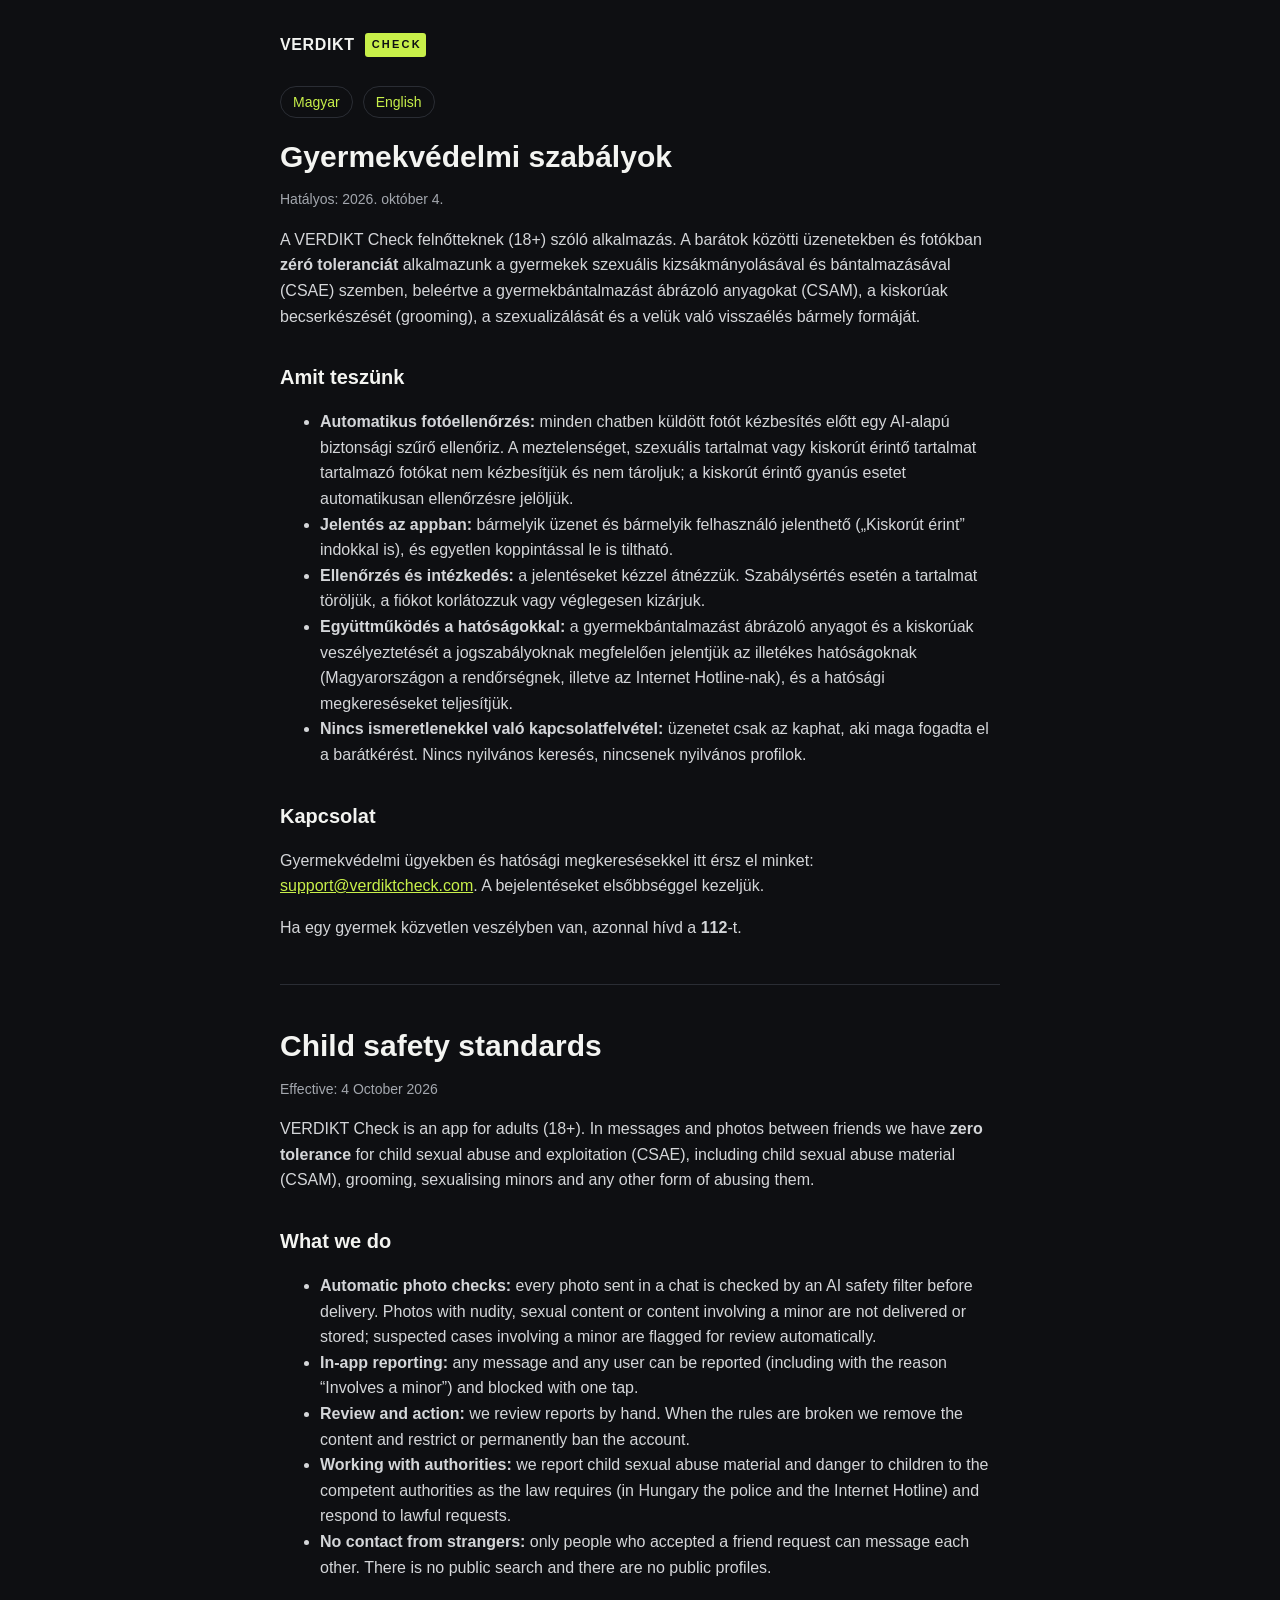
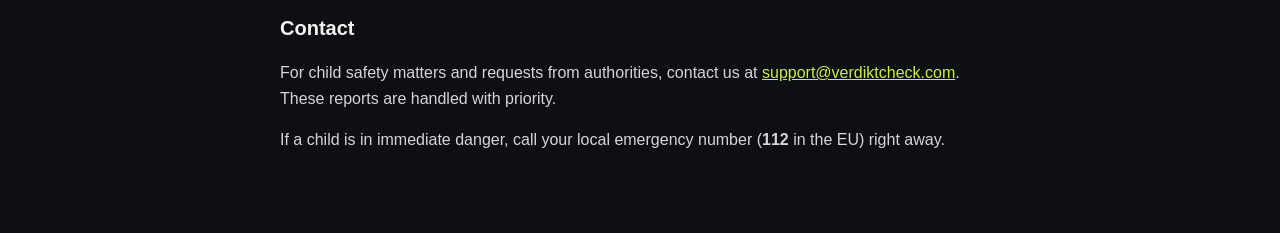
<file: child-safety.html>
<!doctype html>
<html lang="hu">
<head>
<meta charset="utf-8">
<meta name="viewport" content="width=device-width,initial-scale=1">
<meta name="theme-color" content="#0E0F12">
<meta name="color-scheme" content="dark">
<title>Gyermekvédelmi szabályok – VERDIKT Check</title>
<link rel="stylesheet" href="style.css">
<script src="config.js"></script>
</head>
<body>
<main>
<div class="brand">VERDIKT <b>CHECK</b></div>
<div class="lang"><a href="#hu">Magyar</a><a href="#en">English</a></div>

<section id="hu">
<h1>Gyermekvédelmi szabályok</h1>
<p class="muted">Hatályos: 2026. október 4.</p>
<p>A VERDIKT Check felnőtteknek (18+) szóló alkalmazás. A barátok közötti üzenetekben és fotókban <b>zéró toleranciát</b> alkalmazunk a gyermekek szexuális kizsákmányolásával és bántalmazásával (CSAE) szemben, beleértve a gyermekbántalmazást ábrázoló anyagokat (CSAM), a kiskorúak becserkészését (grooming), a szexualizálását és a velük való visszaélés bármely formáját.</p>
<h2>Amit teszünk</h2>
<ul>
<li><b>Automatikus fotóellenőrzés:</b> minden chatben küldött fotót kézbesítés előtt egy AI-alapú biztonsági szűrő ellenőriz. A meztelenséget, szexuális tartalmat vagy kiskorút érintő tartalmat tartalmazó fotókat nem kézbesítjük és nem tároljuk; a kiskorút érintő gyanús esetet automatikusan ellenőrzésre jelöljük.</li>
<li><b>Jelentés az appban:</b> bármelyik üzenet és bármelyik felhasználó jelenthető („Kiskorút érint” indokkal is), és egyetlen koppintással le is tiltható.</li>
<li><b>Ellenőrzés és intézkedés:</b> a jelentéseket kézzel átnézzük. Szabálysértés esetén a tartalmat töröljük, a fiókot korlátozzuk vagy véglegesen kizárjuk.</li>
<li><b>Együttműködés a hatóságokkal:</b> a gyermekbántalmazást ábrázoló anyagot és a kiskorúak veszélyeztetését a jogszabályoknak megfelelően jelentjük az illetékes hatóságoknak (Magyarországon a rendőrségnek, illetve az Internet Hotline-nak), és a hatósági megkereséseket teljesítjük.</li>
<li><b>Nincs ismeretlenekkel való kapcsolatfelvétel:</b> üzenetet csak az kaphat, aki maga fogadta el a barátkérést. Nincs nyilvános keresés, nincsenek nyilvános profilok.</li>
</ul>
<h2>Kapcsolat</h2>
<p>Gyermekvédelmi ügyekben és hatósági megkeresésekkel itt érsz el minket: <a data-site="email"></a>. A bejelentéseket elsőbbséggel kezeljük.</p>
<p>Ha egy gyermek közvetlen veszélyben van, azonnal hívd a <b>112</b>-t.</p>
</section>

<hr>

<section id="en">
<h1>Child safety standards</h1>
<p class="muted">Effective: 4 October 2026</p>
<p>VERDIKT Check is an app for adults (18+). In messages and photos between friends we have <b>zero tolerance</b> for child sexual abuse and exploitation (CSAE), including child sexual abuse material (CSAM), grooming, sexualising minors and any other form of abusing them.</p>
<h2>What we do</h2>
<ul>
<li><b>Automatic photo checks:</b> every photo sent in a chat is checked by an AI safety filter before delivery. Photos with nudity, sexual content or content involving a minor are not delivered or stored; suspected cases involving a minor are flagged for review automatically.</li>
<li><b>In-app reporting:</b> any message and any user can be reported (including with the reason “Involves a minor”) and blocked with one tap.</li>
<li><b>Review and action:</b> we review reports by hand. When the rules are broken we remove the content and restrict or permanently ban the account.</li>
<li><b>Working with authorities:</b> we report child sexual abuse material and danger to children to the competent authorities as the law requires (in Hungary the police and the Internet Hotline) and respond to lawful requests.</li>
<li><b>No contact from strangers:</b> only people who accepted a friend request can message each other. There is no public search and there are no public profiles.</li>
</ul>
<h2>Contact</h2>
<p>For child safety matters and requests from authorities, contact us at <a data-site="email"></a>. These reports are handled with priority.</p>
<p>If a child is in immediate danger, call your local emergency number (<b>112</b> in the EU) right away.</p>
</section>
</main>
</body>
</html>
</file>
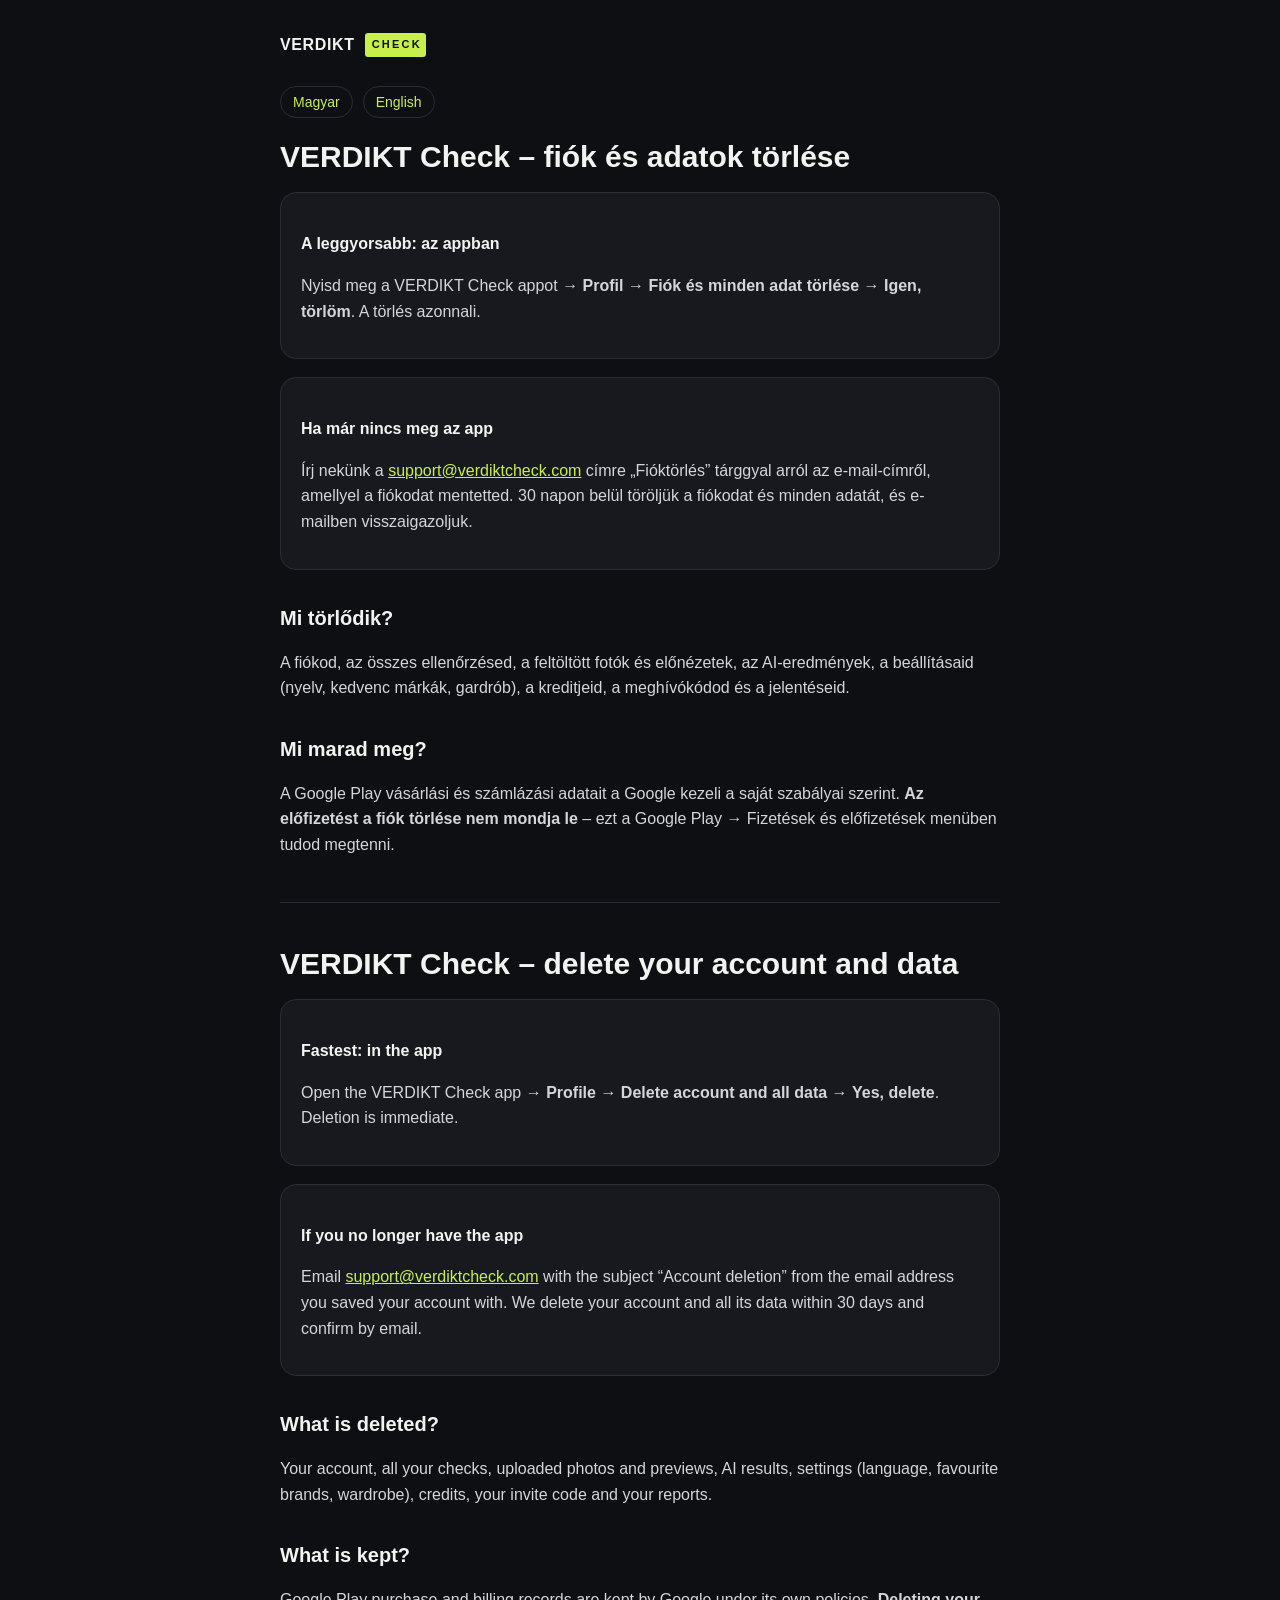
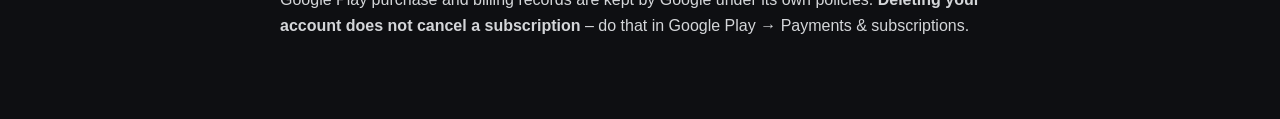
<file: delete-account.html>
<!doctype html>
<html lang="hu">
<head>
<meta charset="utf-8">
<meta name="viewport" content="width=device-width,initial-scale=1">
<meta name="theme-color" content="#0E0F12">
<meta name="color-scheme" content="dark">
<title>Fiók és adatok törlése – VERDIKT Check</title>
<link rel="stylesheet" href="style.css">
<script src="config.js"></script>
</head>
<body>
<main>
<div class="brand">VERDIKT <b>CHECK</b></div>
<div class="lang"><a href="#hu">Magyar</a><a href="#en">English</a></div>

<section id="hu">
<h1>VERDIKT Check – fiók és adatok törlése</h1>
<div class="card">
<h3>A leggyorsabb: az appban</h3>
<p>Nyisd meg a VERDIKT Check appot → <b>Profil</b> → <b>Fiók és minden adat törlése</b> → <b>Igen, törlöm</b>. A törlés azonnali.</p>
</div>
<div class="card">
<h3>Ha már nincs meg az app</h3>
<p>Írj nekünk a <a data-site="email"></a> címre „Fióktörlés” tárggyal arról az e-mail-címről, amellyel a fiókodat mentetted. 30 napon belül töröljük a fiókodat és minden adatát, és e-mailben visszaigazoljuk.</p>
</div>
<h2>Mi törlődik?</h2>
<p>A fiókod, az összes ellenőrzésed, a feltöltött fotók és előnézetek, az AI-eredmények, a beállításaid (nyelv, kedvenc márkák, gardrób), a kreditjeid, a meghívókódod és a jelentéseid.</p>
<h2>Mi marad meg?</h2>
<p>A Google Play vásárlási és számlázási adatait a Google kezeli a saját szabályai szerint. <b>Az előfizetést a fiók törlése nem mondja le</b> – ezt a Google Play → Fizetések és előfizetések menüben tudod megtenni.</p>
</section>

<hr>

<section id="en" lang="en">
<h1>VERDIKT Check – delete your account and data</h1>
<div class="card">
<h3>Fastest: in the app</h3>
<p>Open the VERDIKT Check app → <b>Profile</b> → <b>Delete account and all data</b> → <b>Yes, delete</b>. Deletion is immediate.</p>
</div>
<div class="card">
<h3>If you no longer have the app</h3>
<p>Email <a data-site="email"></a> with the subject “Account deletion” from the email address you saved your account with. We delete your account and all its data within 30 days and confirm by email.</p>
</div>
<h2>What is deleted?</h2>
<p>Your account, all your checks, uploaded photos and previews, AI results, settings (language, favourite brands, wardrobe), credits, your invite code and your reports.</p>
<h2>What is kept?</h2>
<p>Google Play purchase and billing records are kept by Google under its own policies. <b>Deleting your account does not cancel a subscription</b> – do that in Google Play → Payments &amp; subscriptions.</p>
</section>
</main>
</body>
</html>
</file>
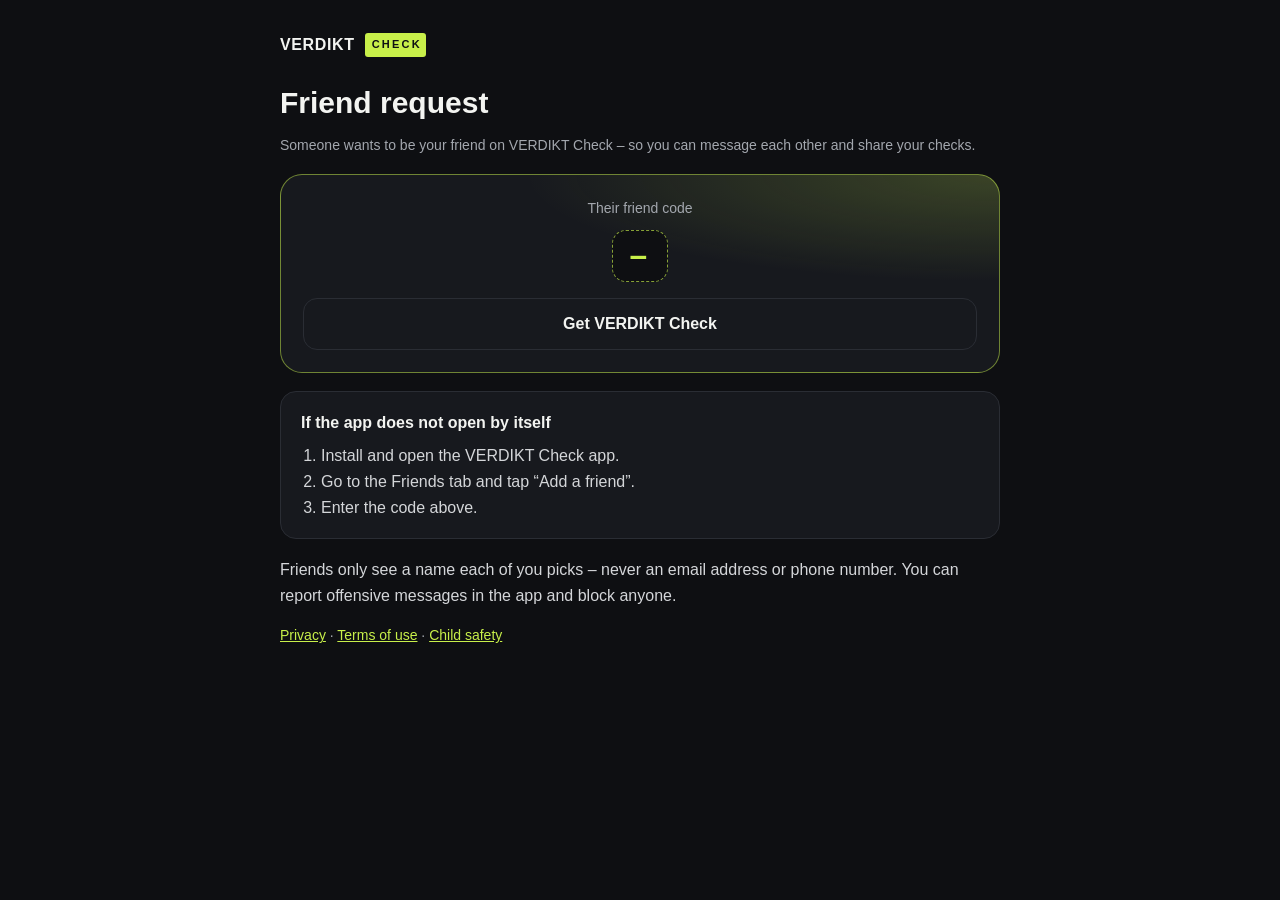
<file: f.html>
<!doctype html>
<html lang="hu">
<head>
<meta charset="utf-8">
<meta name="viewport" content="width=device-width,initial-scale=1">
<meta name="theme-color" content="#0E0F12">
<meta name="color-scheme" content="dark">
<title>Barátkérés – VERDIKT Check</title>
<meta name="description" content="Valaki a barátjaként szeretne látni a VERDIKT Check-ben.">
<meta name="robots" content="noindex">
<link rel="stylesheet" href="style.css">
<script src="config.js"></script>
<style>
.invite{position:relative;overflow:hidden;background:radial-gradient(110% 90% at 100% 0%,rgba(200,240,74,.2),rgba(200,240,74,0) 60%),var(--surface);border:1.5px solid rgba(200,240,74,.5);border-radius:22px;padding:22px;margin:18px 0;text-align:center}
.code{display:inline-block;margin:10px 0 4px;padding:10px 18px;border-radius:14px;background:var(--ink);border:1.5px dashed rgba(200,240,74,.65);font:700 26px ui-monospace,Menlo,monospace;letter-spacing:.12em;color:var(--lime)}
.cta{height:52px;border-radius:14px;border:0;background:var(--lime);color:var(--ink);font-weight:800;font-size:16px;padding:0 18px;cursor:pointer;display:flex;align-items:center;justify-content:center;text-decoration:none;width:100%;margin-top:12px}
.ghost{background:transparent;border:1.5px solid var(--line);color:var(--fg)}
ol{padding-left:20px;margin:8px 0 0}
</style>
</head>
<body>
<main>
<div class="brand">VERDIKT <b>CHECK</b></div>
<h1 id="t-title">Barátkérés</h1>
<p class="muted" id="t-sub">Valaki szeretne a barátod lenni a VERDIKT Check-ben – így üzenhettek, és megmutathatjátok egymásnak az ellenőrzéseiteket.</p>

<div class="invite">
  <div class="muted" id="t-code">A barátkódja</div>
  <div class="code" id="code">VF-······</div>
  <a class="cta" id="open" href="#">Megnyitás az appban</a>
  <a class="cta ghost" id="play" href="#">VERDIKT Check letöltése</a>
</div>

<div class="card">
  <b id="t-how">Ha nem nyílik meg magától</b>
  <ol>
    <li id="t-s1">Telepítsd és nyisd meg a VERDIKT Check appot.</li>
    <li id="t-s2">Lépj a Barátok fülre, és koppints a „Barát hozzáadása” gombra.</li>
    <li id="t-s3">Írd be a fenti kódot.</li>
  </ol>
</div>
<p class="note" id="t-note">A barátok csak egy választott nevet látnak egymásból, e-mail-címet vagy telefonszámot nem. Sértő üzenetet az appban jelenthetsz, és bárkit letilthatsz.</p>
<p class="muted"><a href="privacy.html" id="t-privacy">Adatvédelem</a> · <a href="terms.html" id="t-terms">Felhasználási feltételek</a> · <a href="child-safety.html" id="t-child">Gyermekvédelem</a></p>
</main>
<script>
(function () {
  var hu = /^hu\b/i.test(navigator.language || 'hu');
  var T = hu ? {} : {
    'title':'Friend request', 'sub':'Someone wants to be your friend on VERDIKT Check – so you can message each other and share your checks.',
    'code':'Their friend code', 'how':'If the app does not open by itself', 's1':'Install and open the VERDIKT Check app.', 's2':'Go to the Friends tab and tap “Add a friend”.', 's3':'Enter the code above.',
    'note':'Friends only see a name each of you picks – never an email address or phone number. You can report offensive messages in the app and block anyone.',
    'privacy':'Privacy', 'terms':'Terms of use', 'child':'Child safety'
  };
  if (!hu) { document.documentElement.lang = 'en'; document.title = 'Friend request – VERDIKT Check'; }
  Object.keys(T).forEach(function (k) { var el = document.getElementById('t-' + k); if (el) el.textContent = T[k]; });
  var m = String(location.hash + ' ' + location.search).toUpperCase().match(/VF-?([A-Z0-9]{6})/);
  var code = m ? 'VF-' + m[1] : '';
  var S = window.SITE || {};
  var play = S.playUrl || 'https://play.google.com/store/apps/details?id=com.verdiktcheck.app';
  document.getElementById('code').textContent = code || '—';
  var open = document.getElementById('open');
  open.textContent = hu ? 'Megnyitás az appban' : 'Open in the app';
  document.getElementById('play').textContent = hu ? 'VERDIKT Check letöltése' : 'Get VERDIKT Check';
  document.getElementById('play').href = play;
  // Android: open the app (verdiktcheck://friend?c=…); without the app, Chrome goes to Google Play.
  var deep = 'verdiktcheck://friend?c=' + encodeURIComponent(code);
  var intent = 'intent://friend?c=' + encodeURIComponent(code) + '#Intent;scheme=verdiktcheck;package=com.verdiktcheck.app;S.browser_fallback_url=' + encodeURIComponent(play) + ';end';
  open.href = /android/i.test(navigator.userAgent) ? intent : deep;
  if (!code) open.style.display = 'none';
})();
</script>
</body>
</html>
</file>
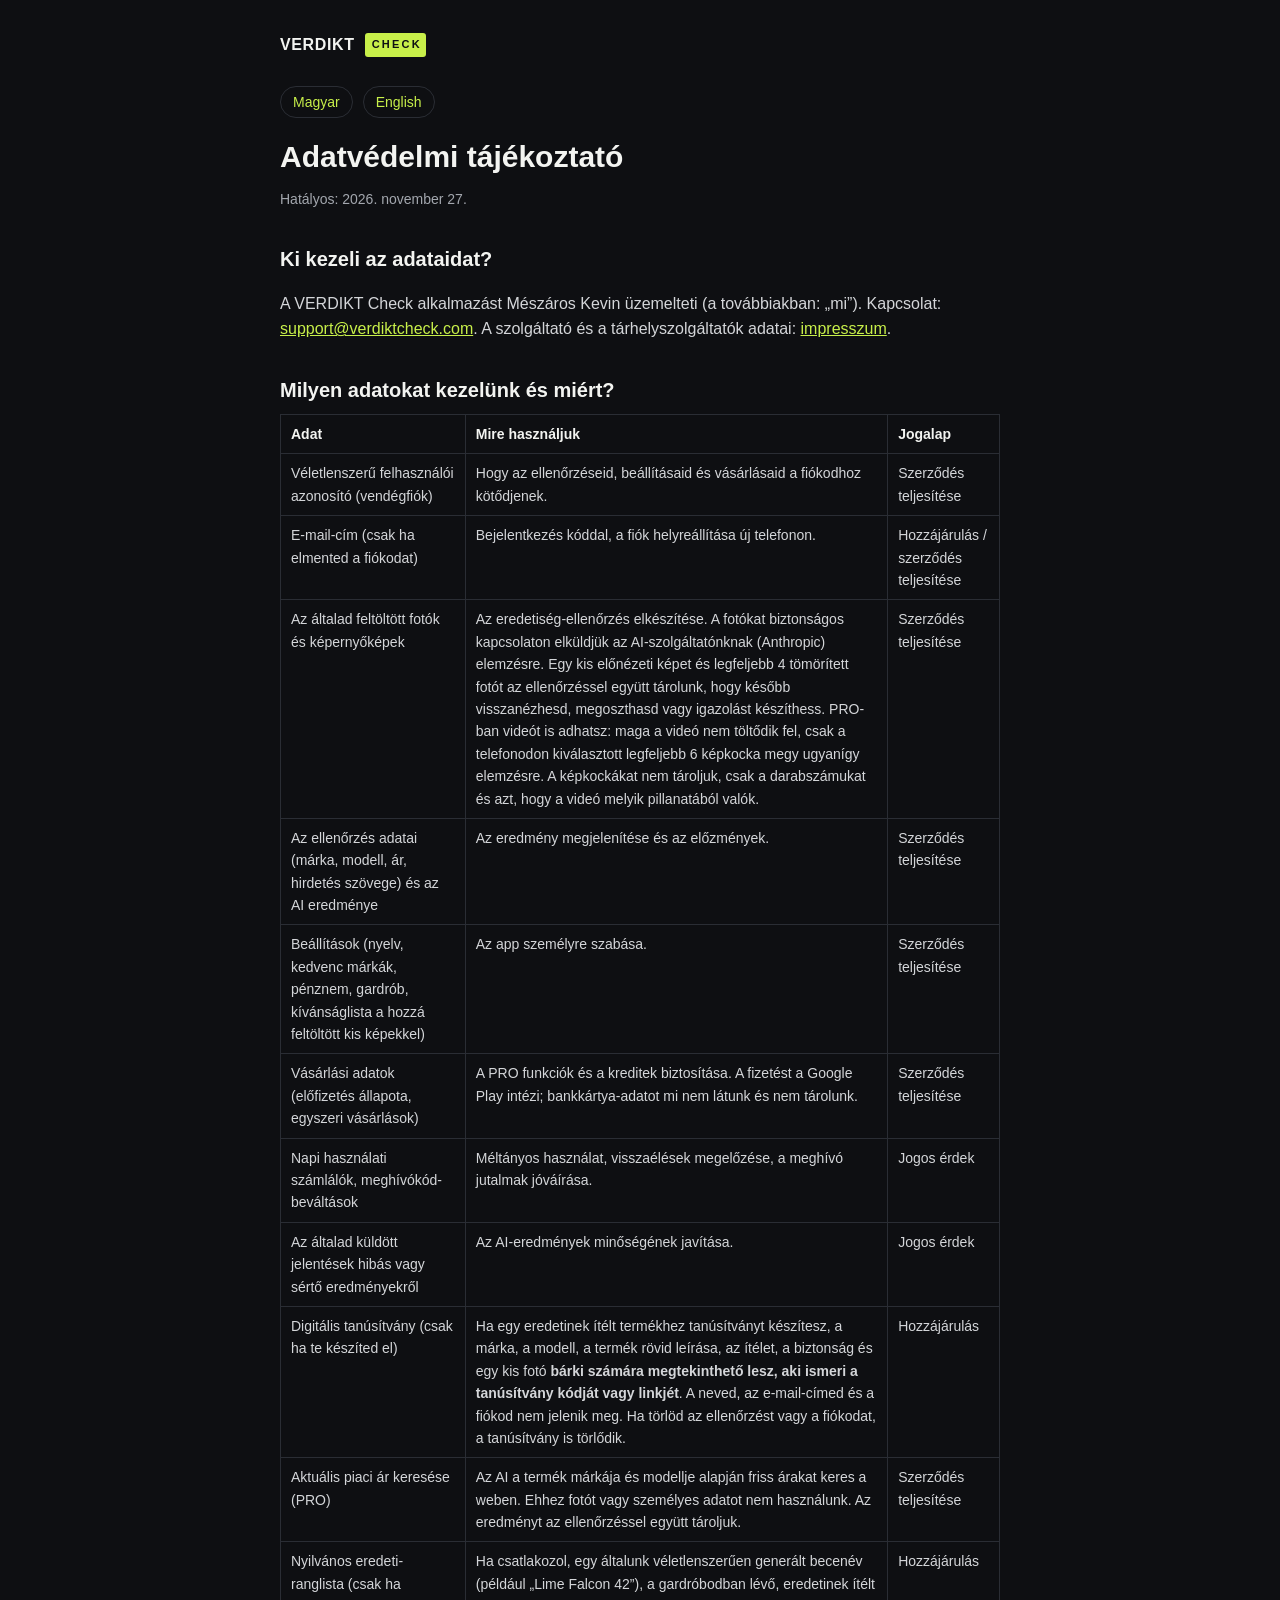
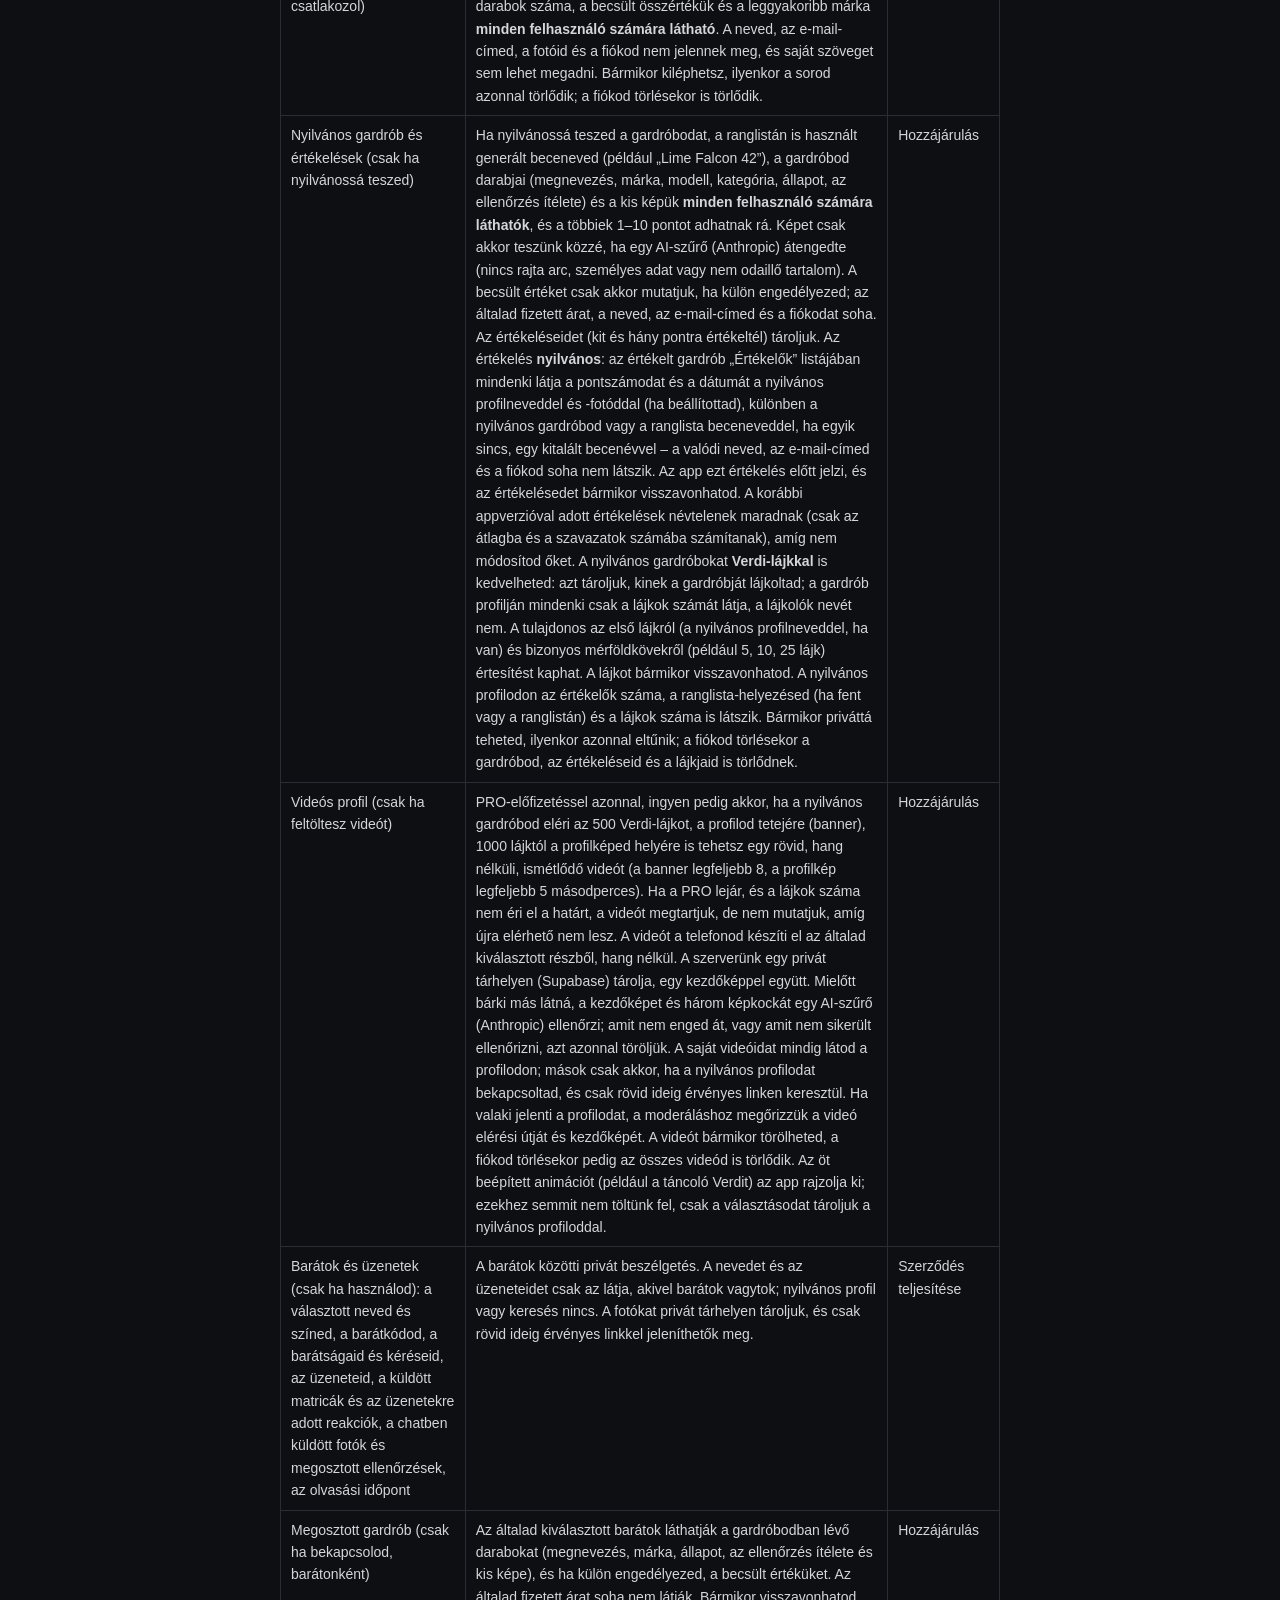
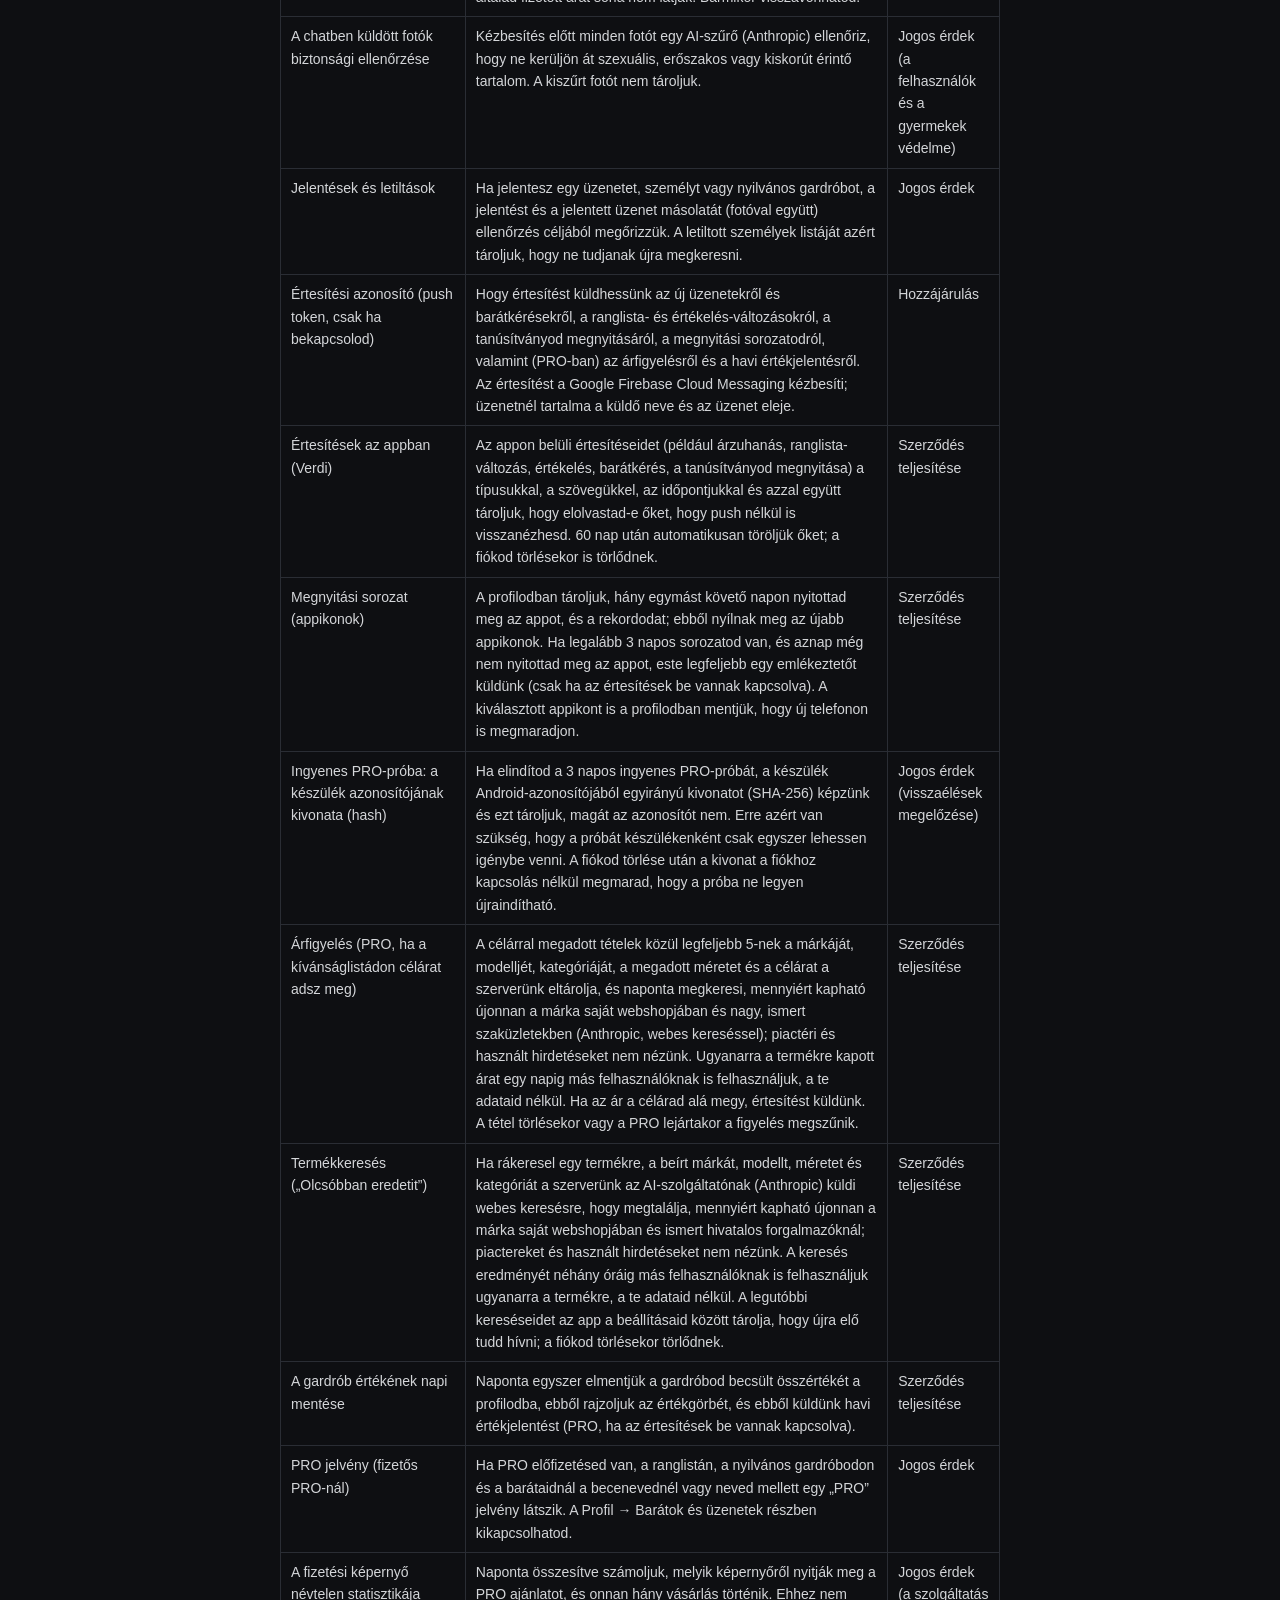
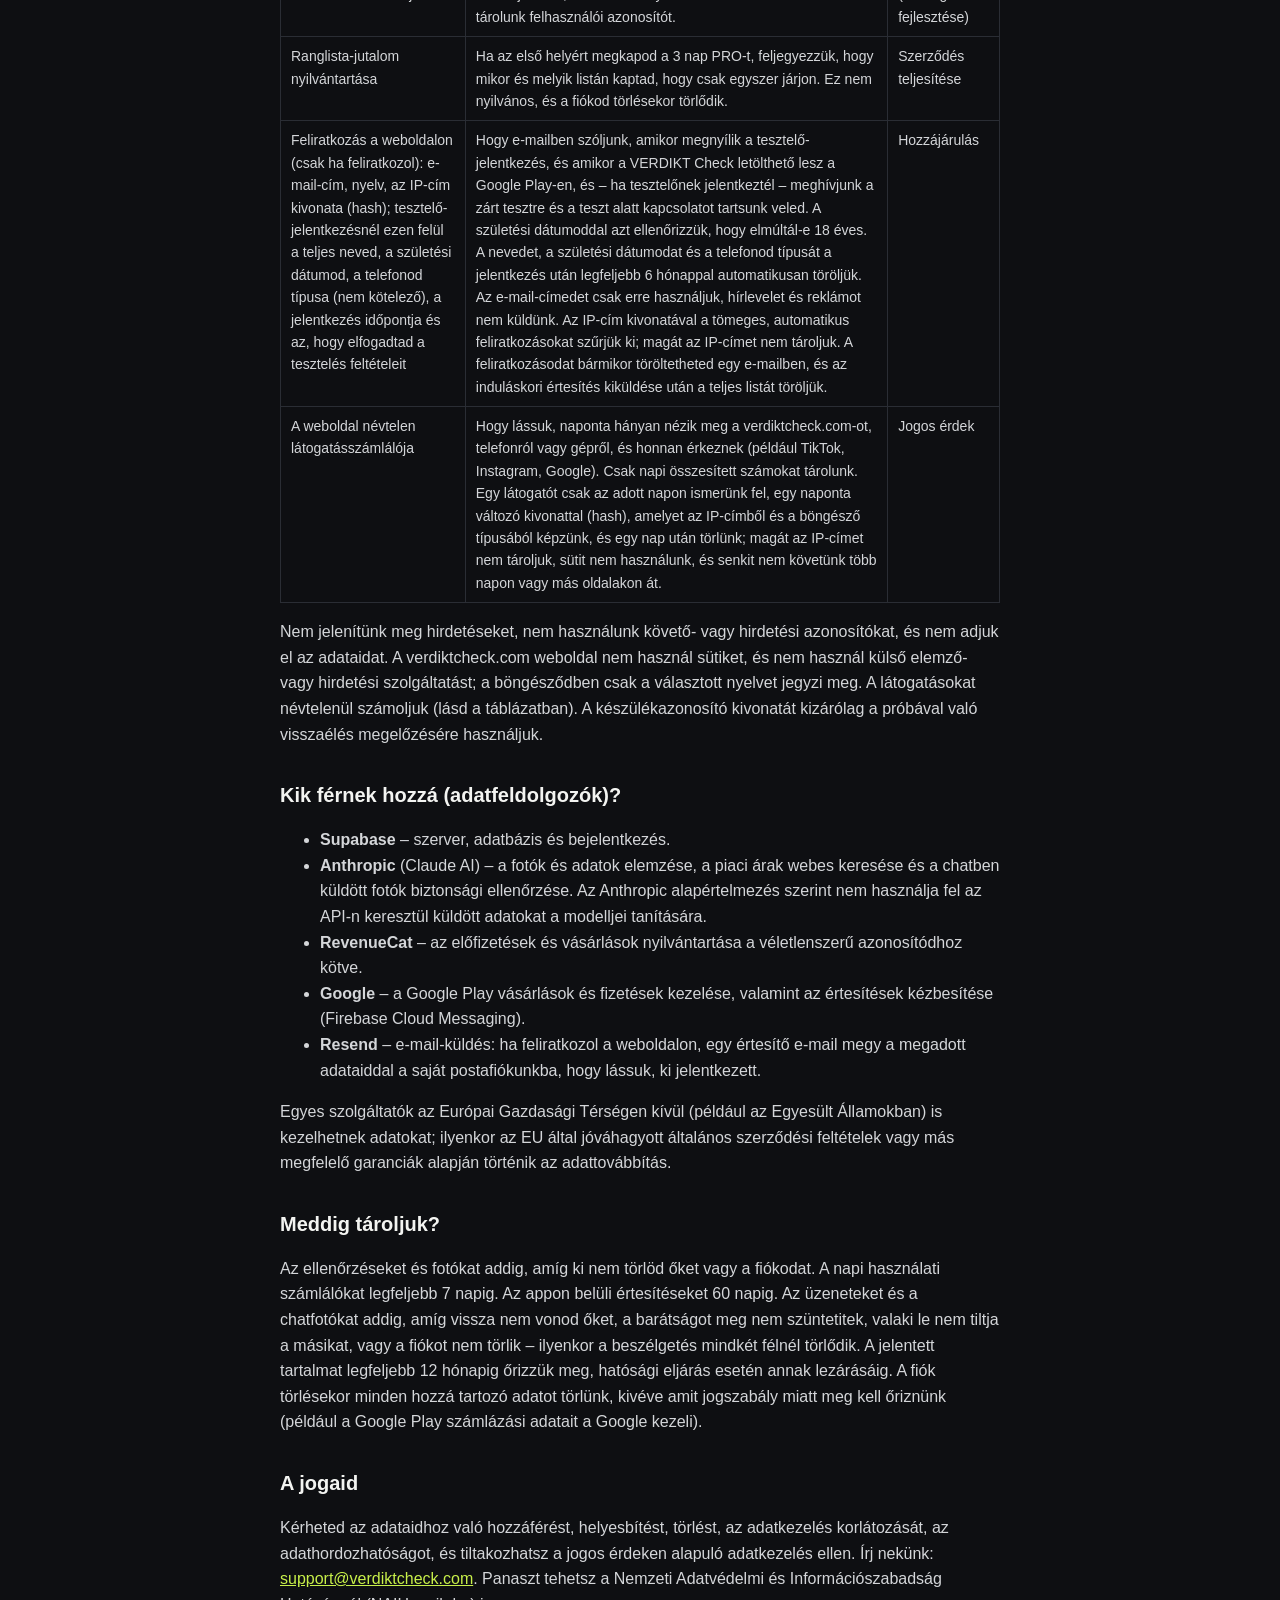
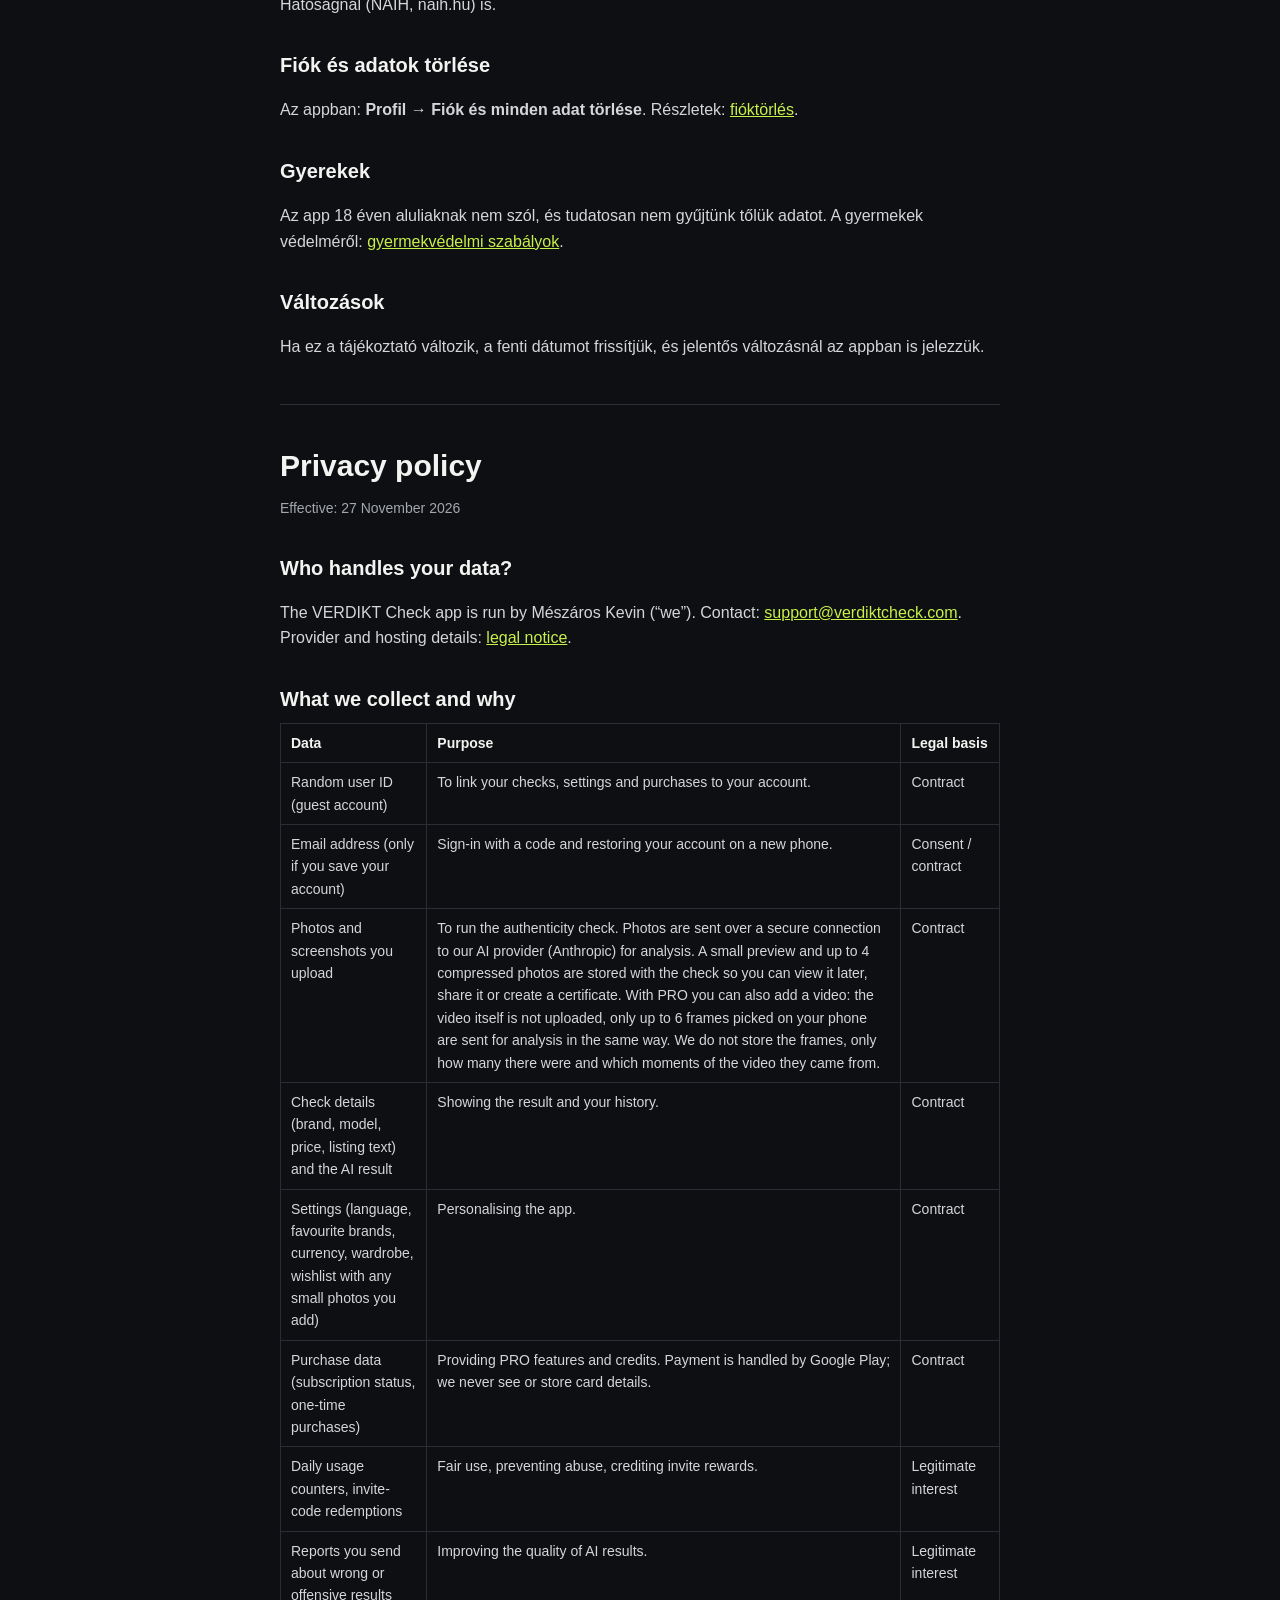
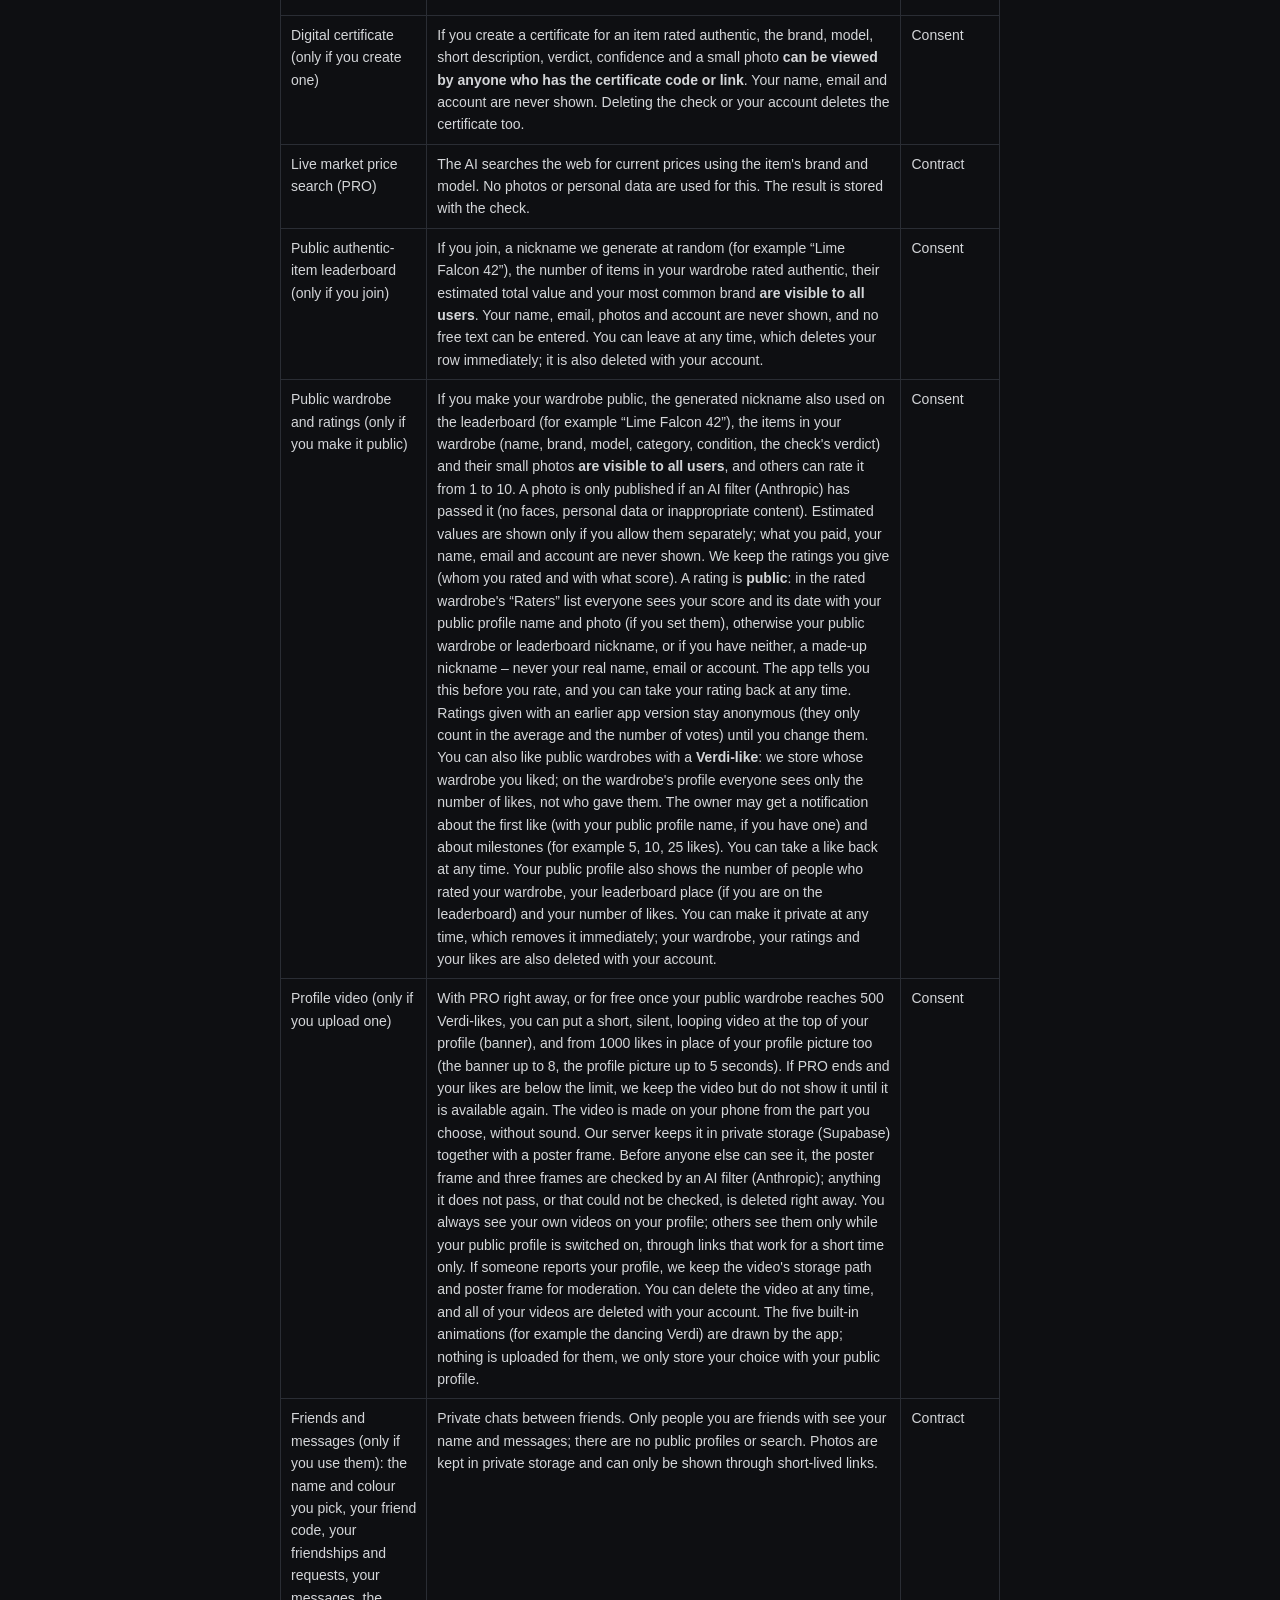
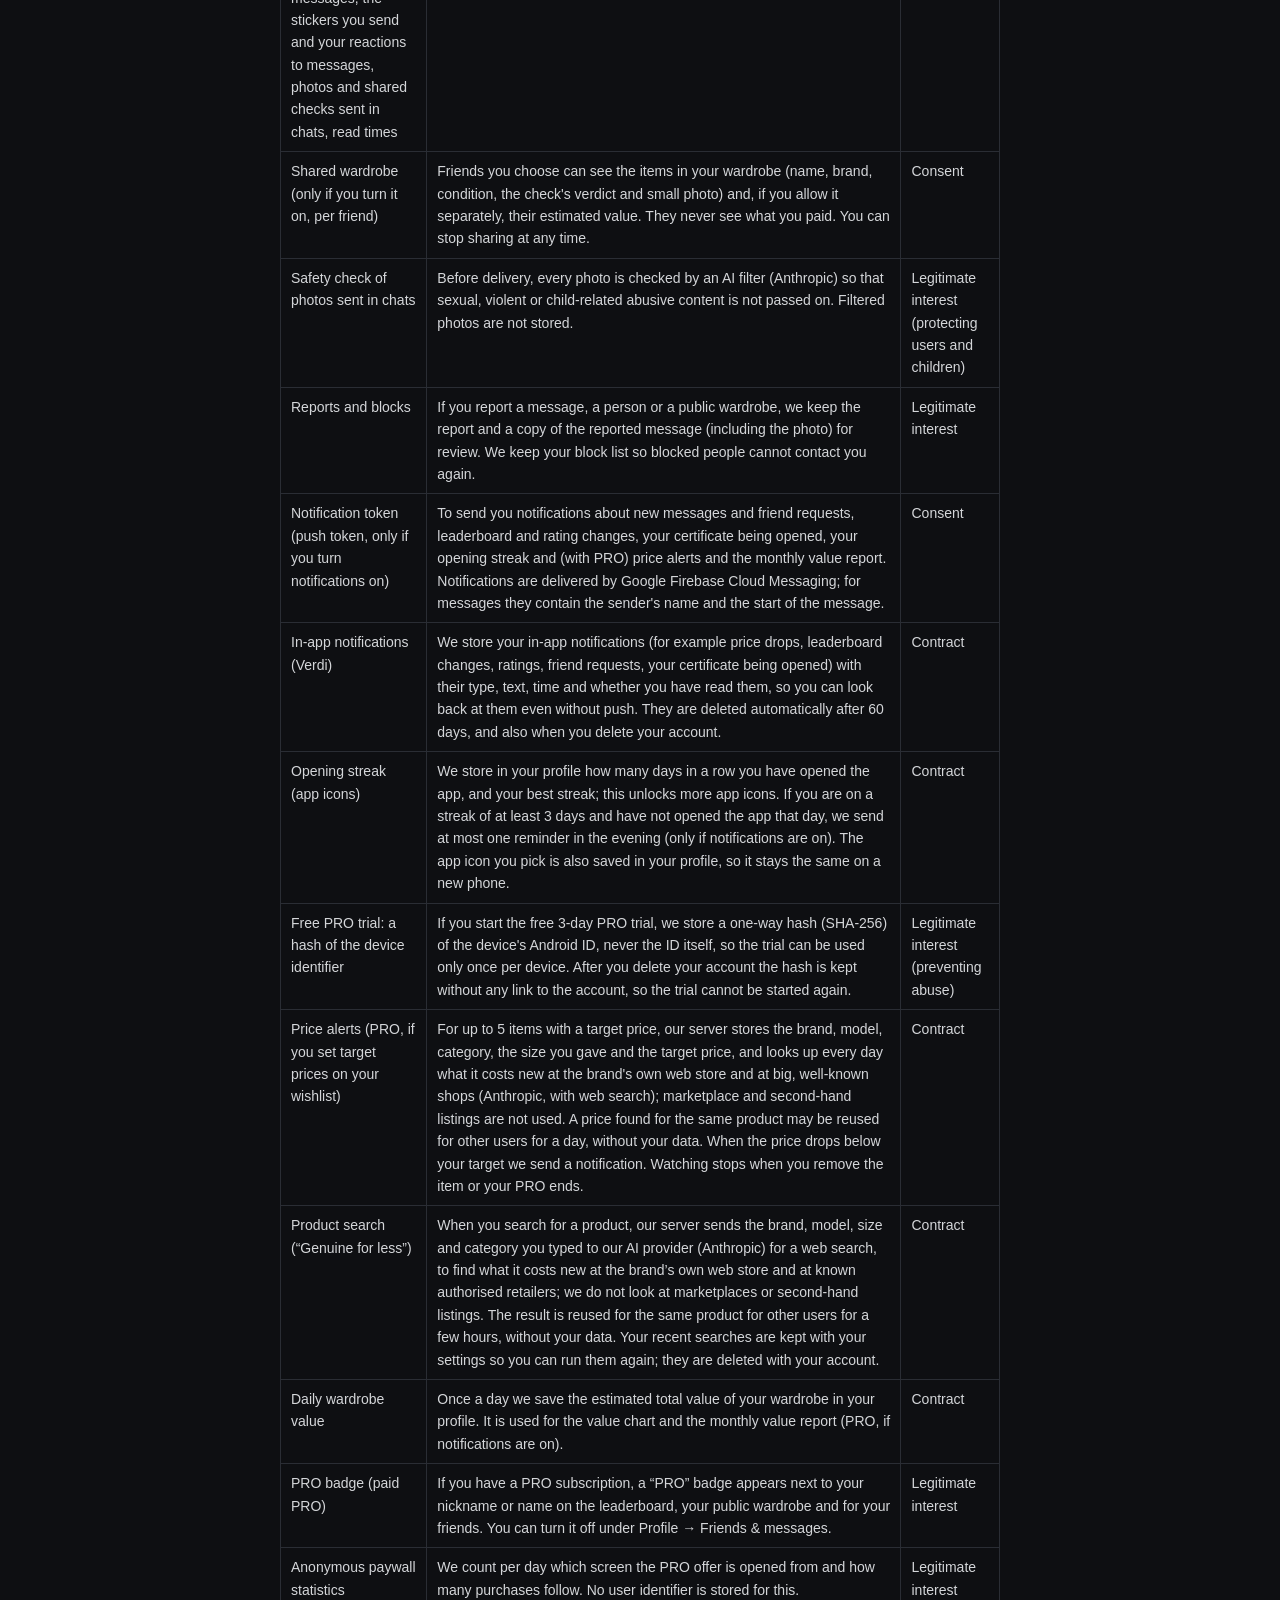
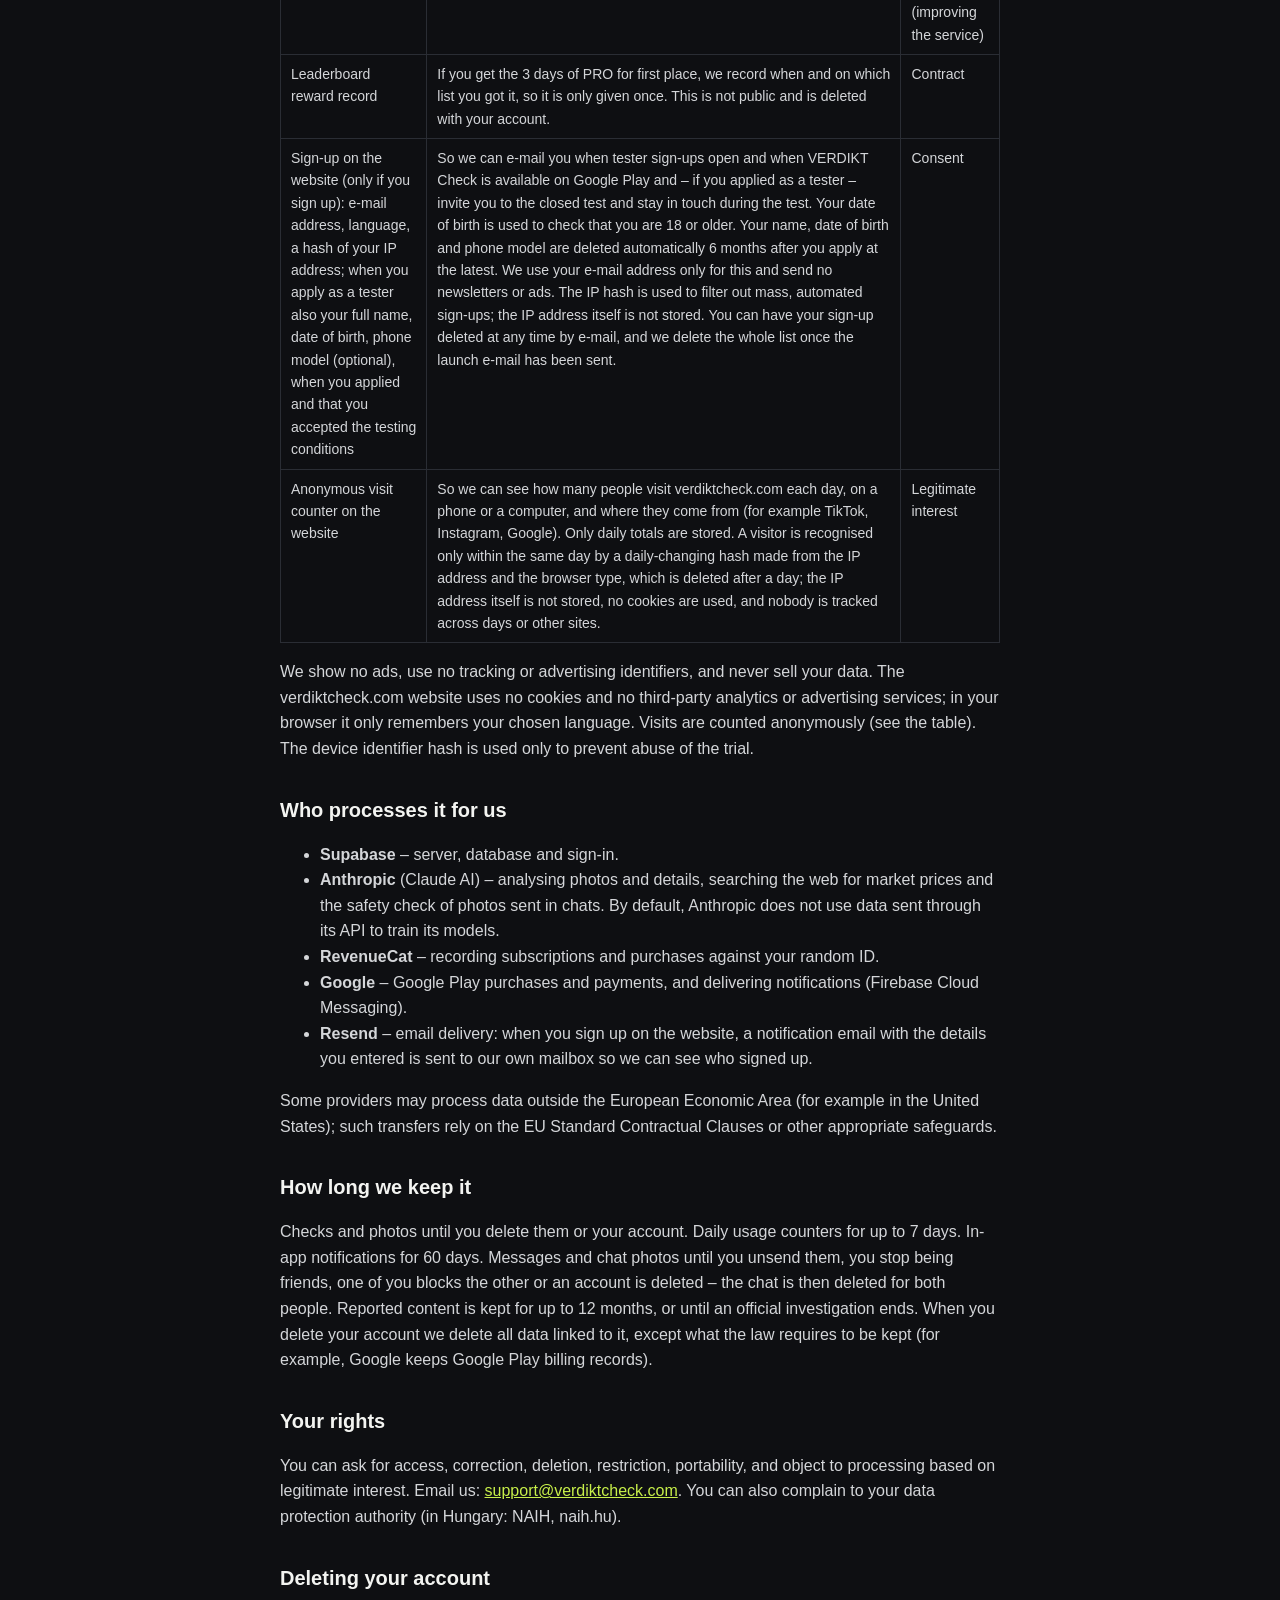
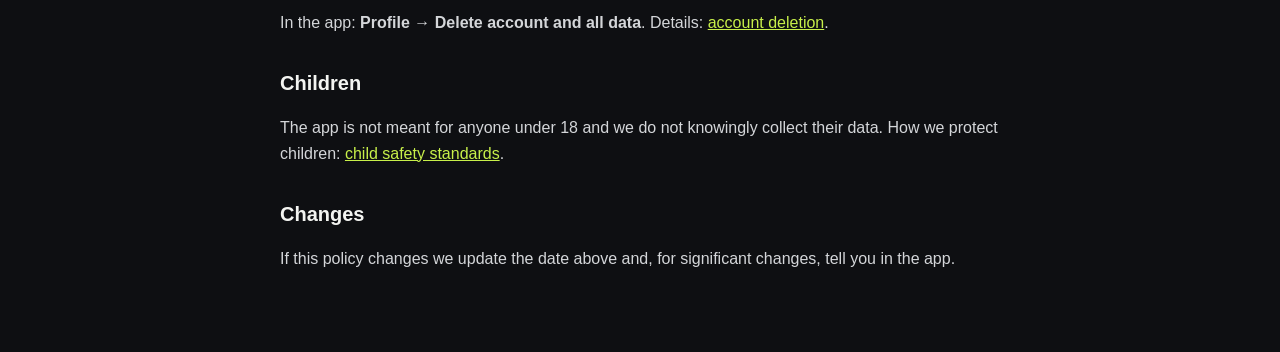
<file: privacy.html>
<!doctype html>
<html lang="hu">
<head>
<meta charset="utf-8">
<meta name="viewport" content="width=device-width,initial-scale=1">
<meta name="theme-color" content="#0E0F12">
<meta name="color-scheme" content="dark">
<title>Adatvédelmi tájékoztató – VERDIKT Check</title>
<link rel="stylesheet" href="style.css">
<script src="config.js"></script>
</head>
<body>
<main>
<div class="brand">VERDIKT <b>CHECK</b></div>
<div class="lang"><a href="#hu">Magyar</a><a href="#en">English</a></div>

<section id="hu">
<h1>Adatvédelmi tájékoztató</h1>
<p class="muted">Hatályos: 2026. november 27.</p>

<h2>Ki kezeli az adataidat?</h2>
<p>A VERDIKT Check alkalmazást <span data-site="owner"></span> üzemelteti (a továbbiakban: „mi”). Kapcsolat: <a data-site="email"></a>. A szolgáltató és a tárhelyszolgáltatók adatai: <a href="terms.html#impresszum">impresszum</a>.</p>

<h2>Milyen adatokat kezelünk és miért?</h2>
<table>
<tr><th>Adat</th><th>Mire használjuk</th><th>Jogalap</th></tr>
<tr><td>Véletlenszerű felhasználói azonosító (vendégfiók)</td><td>Hogy az ellenőrzéseid, beállításaid és vásárlásaid a fiókodhoz kötődjenek.</td><td>Szerződés teljesítése</td></tr>
<tr><td>E-mail-cím (csak ha elmented a fiókodat)</td><td>Bejelentkezés kóddal, a fiók helyreállítása új telefonon.</td><td>Hozzájárulás / szerződés teljesítése</td></tr>
<tr><td>Az általad feltöltött fotók és képernyőképek</td><td>Az eredetiség-ellenőrzés elkészítése. A fotókat biztonságos kapcsolaton elküldjük az AI-szolgáltatónknak (Anthropic) elemzésre. Egy kis előnézeti képet és legfeljebb 4 tömörített fotót az ellenőrzéssel együtt tárolunk, hogy később visszanézhesd, megoszthasd vagy igazolást készíthess. PRO-ban videót is adhatsz: maga a videó nem töltődik fel, csak a telefonodon kiválasztott legfeljebb 6 képkocka megy ugyanígy elemzésre. A képkockákat nem tároljuk, csak a darabszámukat és azt, hogy a videó melyik pillanatából valók.</td><td>Szerződés teljesítése</td></tr>
<tr><td>Az ellenőrzés adatai (márka, modell, ár, hirdetés szövege) és az AI eredménye</td><td>Az eredmény megjelenítése és az előzmények.</td><td>Szerződés teljesítése</td></tr>
<tr><td>Beállítások (nyelv, kedvenc márkák, pénznem, gardrób, kívánságlista a hozzá feltöltött kis képekkel)</td><td>Az app személyre szabása.</td><td>Szerződés teljesítése</td></tr>
<tr><td>Vásárlási adatok (előfizetés állapota, egyszeri vásárlások)</td><td>A PRO funkciók és a kreditek biztosítása. A fizetést a Google Play intézi; bankkártya-adatot mi nem látunk és nem tárolunk.</td><td>Szerződés teljesítése</td></tr>
<tr><td>Napi használati számlálók, meghívókód-beváltások</td><td>Méltányos használat, visszaélések megelőzése, a meghívó jutalmak jóváírása.</td><td>Jogos érdek</td></tr>
<tr><td>Az általad küldött jelentések hibás vagy sértő eredményekről</td><td>Az AI-eredmények minőségének javítása.</td><td>Jogos érdek</td></tr>
<tr><td>Digitális tanúsítvány (csak ha te készíted el)</td><td>Ha egy eredetinek ítélt termékhez tanúsítványt készítesz, a márka, a modell, a termék rövid leírása, az ítélet, a biztonság és egy kis fotó <b>bárki számára megtekinthető lesz, aki ismeri a tanúsítvány kódját vagy linkjét</b>. A neved, az e-mail-címed és a fiókod nem jelenik meg. Ha törlöd az ellenőrzést vagy a fiókodat, a tanúsítvány is törlődik.</td><td>Hozzájárulás</td></tr>
<tr><td>Aktuális piaci ár keresése (PRO)</td><td>Az AI a termék márkája és modellje alapján friss árakat keres a weben. Ehhez fotót vagy személyes adatot nem használunk. Az eredményt az ellenőrzéssel együtt tároljuk.</td><td>Szerződés teljesítése</td></tr>
<tr><td>Nyilvános eredeti-ranglista (csak ha csatlakozol)</td><td>Ha csatlakozol, egy általunk véletlenszerűen generált becenév (például „Lime Falcon 42”), a gardróbodban lévő, eredetinek ítélt darabok száma, a becsült összértékük és a leggyakoribb márka <b>minden felhasználó számára látható</b>. A neved, az e-mail-címed, a fotóid és a fiókod nem jelennek meg, és saját szöveget sem lehet megadni. Bármikor kiléphetsz, ilyenkor a sorod azonnal törlődik; a fiókod törlésekor is törlődik.</td><td>Hozzájárulás</td></tr>
<tr><td>Nyilvános gardrób és értékelések (csak ha nyilvánossá teszed)</td><td>Ha nyilvánossá teszed a gardróbodat, a ranglistán is használt generált beceneved (például „Lime Falcon 42”), a gardróbod darabjai (megnevezés, márka, modell, kategória, állapot, az ellenőrzés ítélete) és a kis képük <b>minden felhasználó számára láthatók</b>, és a többiek 1–10 pontot adhatnak rá. Képet csak akkor teszünk közzé, ha egy AI-szűrő (Anthropic) átengedte (nincs rajta arc, személyes adat vagy nem odaillő tartalom). A becsült értéket csak akkor mutatjuk, ha külön engedélyezed; az általad fizetett árat, a neved, az e-mail-címed és a fiókodat soha. Az értékeléseidet (kit és hány pontra értékeltél) tároljuk. Az értékelés <b>nyilvános</b>: az értékelt gardrób „Értékelők” listájában mindenki látja a pontszámodat és a dátumát a nyilvános profilneveddel és -fotóddal (ha beállítottad), különben a nyilvános gardróbod vagy a ranglista beceneveddel, ha egyik sincs, egy kitalált becenévvel – a valódi neved, az e-mail-címed és a fiókod soha nem látszik. Az app ezt értékelés előtt jelzi, és az értékelésedet bármikor visszavonhatod. A korábbi appverzióval adott értékelések névtelenek maradnak (csak az átlagba és a szavazatok számába számítanak), amíg nem módosítod őket. A nyilvános gardróbokat <b>Verdi-lájkkal</b> is kedvelheted: azt tároljuk, kinek a gardróbját lájkoltad; a gardrób profilján mindenki csak a lájkok számát látja, a lájkolók nevét nem. A tulajdonos az első lájkról (a nyilvános profilneveddel, ha van) és bizonyos mérföldkövekről (például 5, 10, 25 lájk) értesítést kaphat. A lájkot bármikor visszavonhatod. A nyilvános profilodon az értékelők száma, a ranglista-helyezésed (ha fent vagy a ranglistán) és a lájkok száma is látszik. Bármikor priváttá teheted, ilyenkor azonnal eltűnik; a fiókod törlésekor a gardróbod, az értékeléseid és a lájkjaid is törlődnek.</td><td>Hozzájárulás</td></tr>
<tr><td>Videós profil (csak ha feltöltesz videót)</td><td>PRO-előfizetéssel azonnal, ingyen pedig akkor, ha a nyilvános gardróbod eléri az 500 Verdi-lájkot, a profilod tetejére (banner), 1000 lájktól a profilképed helyére is tehetsz egy rövid, hang nélküli, ismétlődő videót (a banner legfeljebb 8, a profilkép legfeljebb 5 másodperces). Ha a PRO lejár, és a lájkok száma nem éri el a határt, a videót megtartjuk, de nem mutatjuk, amíg újra elérhető nem lesz. A videót a telefonod készíti el az általad kiválasztott részből, hang nélkül. A szerverünk egy privát tárhelyen (Supabase) tárolja, egy kezdőképpel együtt. Mielőtt bárki más látná, a kezdőképet és három képkockát egy AI-szűrő (Anthropic) ellenőrzi; amit nem enged át, vagy amit nem sikerült ellenőrizni, azt azonnal töröljük. A saját videóidat mindig látod a profilodon; mások csak akkor, ha a nyilvános profilodat bekapcsoltad, és csak rövid ideig érvényes linken keresztül. Ha valaki jelenti a profilodat, a moderáláshoz megőrizzük a videó elérési útját és kezdőképét. A videót bármikor törölheted, a fiókod törlésekor pedig az összes videód is törlődik. Az öt beépített animációt (például a táncoló Verdit) az app rajzolja ki; ezekhez semmit nem töltünk fel, csak a választásodat tároljuk a nyilvános profiloddal.</td><td>Hozzájárulás</td></tr>
<tr><td>Barátok és üzenetek (csak ha használod): a választott neved és színed, a barátkódod, a barátságaid és kéréseid, az üzeneteid, a küldött matricák és az üzenetekre adott reakciók, a chatben küldött fotók és megosztott ellenőrzések, az olvasási időpont</td><td>A barátok közötti privát beszélgetés. A nevedet és az üzeneteidet csak az látja, akivel barátok vagytok; nyilvános profil vagy keresés nincs. A fotókat privát tárhelyen tároljuk, és csak rövid ideig érvényes linkkel jeleníthetők meg.</td><td>Szerződés teljesítése</td></tr>
<tr><td>Megosztott gardrób (csak ha bekapcsolod, barátonként)</td><td>Az általad kiválasztott barátok láthatják a gardróbodban lévő darabokat (megnevezés, márka, állapot, az ellenőrzés ítélete és kis képe), és ha külön engedélyezed, a becsült értéküket. Az általad fizetett árat soha nem látják. Bármikor visszavonhatod.</td><td>Hozzájárulás</td></tr>
<tr><td>A chatben küldött fotók biztonsági ellenőrzése</td><td>Kézbesítés előtt minden fotót egy AI-szűrő (Anthropic) ellenőriz, hogy ne kerüljön át szexuális, erőszakos vagy kiskorút érintő tartalom. A kiszűrt fotót nem tároljuk.</td><td>Jogos érdek (a felhasználók és a gyermekek védelme)</td></tr>
<tr><td>Jelentések és letiltások</td><td>Ha jelentesz egy üzenetet, személyt vagy nyilvános gardróbot, a jelentést és a jelentett üzenet másolatát (fotóval együtt) ellenőrzés céljából megőrizzük. A letiltott személyek listáját azért tároljuk, hogy ne tudjanak újra megkeresni.</td><td>Jogos érdek</td></tr>
<tr><td>Értesítési azonosító (push token, csak ha bekapcsolod)</td><td>Hogy értesítést küldhessünk az új üzenetekről és barátkérésekről, a ranglista- és értékelés-változásokról, a tanúsítványod megnyitásáról, a megnyitási sorozatodról, valamint (PRO-ban) az árfigyelésről és a havi értékjelentésről. Az értesítést a Google Firebase Cloud Messaging kézbesíti; üzenetnél tartalma a küldő neve és az üzenet eleje.</td><td>Hozzájárulás</td></tr>
<tr><td>Értesítések az appban (Verdi)</td><td>Az appon belüli értesítéseidet (például árzuhanás, ranglista-változás, értékelés, barátkérés, a tanúsítványod megnyitása) a típusukkal, a szövegükkel, az időpontjukkal és azzal együtt tároljuk, hogy elolvastad-e őket, hogy push nélkül is visszanézhesd. 60 nap után automatikusan töröljük őket; a fiókod törlésekor is törlődnek.</td><td>Szerződés teljesítése</td></tr>
<tr><td>Megnyitási sorozat (appikonok)</td><td>A profilodban tároljuk, hány egymást követő napon nyitottad meg az appot, és a rekordodat; ebből nyílnak meg az újabb appikonok. Ha legalább 3 napos sorozatod van, és aznap még nem nyitottad meg az appot, este legfeljebb egy emlékeztetőt küldünk (csak ha az értesítések be vannak kapcsolva). A kiválasztott appikont is a profilodban mentjük, hogy új telefonon is megmaradjon.</td><td>Szerződés teljesítése</td></tr>
<tr><td>Ingyenes PRO-próba: a készülék azonosítójának kivonata (hash)</td><td>Ha elindítod a 3 napos ingyenes PRO-próbát, a készülék Android-azonosítójából egyirányú kivonatot (SHA-256) képzünk és ezt tároljuk, magát az azonosítót nem. Erre azért van szükség, hogy a próbát készülékenként csak egyszer lehessen igénybe venni. A fiókod törlése után a kivonat a fiókhoz kapcsolás nélkül megmarad, hogy a próba ne legyen újraindítható.</td><td>Jogos érdek (visszaélések megelőzése)</td></tr>
<tr><td>Árfigyelés (PRO, ha a kívánságlistádon célárat adsz meg)</td><td>A célárral megadott tételek közül legfeljebb 5-nek a márkáját, modelljét, kategóriáját, a megadott méretet és a célárat a szerverünk eltárolja, és naponta megkeresi, mennyiért kapható újonnan a márka saját webshopjában és nagy, ismert szaküzletekben (Anthropic, webes kereséssel); piactéri és használt hirdetéseket nem nézünk. Ugyanarra a termékre kapott árat egy napig más felhasználóknak is felhasználjuk, a te adataid nélkül. Ha az ár a célárad alá megy, értesítést küldünk. A tétel törlésekor vagy a PRO lejártakor a figyelés megszűnik.</td><td>Szerződés teljesítése</td></tr>
<tr><td>Termékkeresés („Olcsóbban eredetit”)</td><td>Ha rákeresel egy termékre, a beírt márkát, modellt, méretet és kategóriát a szerverünk az AI-szolgáltatónak (Anthropic) küldi webes keresésre, hogy megtalálja, mennyiért kapható újonnan a márka saját webshopjában és ismert hivatalos forgalmazóknál; piactereket és használt hirdetéseket nem nézünk. A keresés eredményét néhány óráig más felhasználóknak is felhasználjuk ugyanarra a termékre, a te adataid nélkül. A legutóbbi kereséseidet az app a beállításaid között tárolja, hogy újra elő tudd hívni; a fiókod törlésekor törlődnek.</td><td>Szerződés teljesítése</td></tr>
<tr><td>A gardrób értékének napi mentése</td><td>Naponta egyszer elmentjük a gardróbod becsült összértékét a profilodba, ebből rajzoljuk az értékgörbét, és ebből küldünk havi értékjelentést (PRO, ha az értesítések be vannak kapcsolva).</td><td>Szerződés teljesítése</td></tr>
<tr><td>PRO jelvény (fizetős PRO-nál)</td><td>Ha PRO előfizetésed van, a ranglistán, a nyilvános gardróbodon és a barátaidnál a becenevednél vagy neved mellett egy „PRO” jelvény látszik. A Profil → Barátok és üzenetek részben kikapcsolhatod.</td><td>Jogos érdek</td></tr>
<tr><td>A fizetési képernyő névtelen statisztikája</td><td>Naponta összesítve számoljuk, melyik képernyőről nyitják meg a PRO ajánlatot, és onnan hány vásárlás történik. Ehhez nem tárolunk felhasználói azonosítót.</td><td>Jogos érdek (a szolgáltatás fejlesztése)</td></tr>
<tr><td>Ranglista-jutalom nyilvántartása</td><td>Ha az első helyért megkapod a 3 nap PRO-t, feljegyezzük, hogy mikor és melyik listán kaptad, hogy csak egyszer járjon. Ez nem nyilvános, és a fiókod törlésekor törlődik.</td><td>Szerződés teljesítése</td></tr>
<tr><td>Feliratkozás a weboldalon (csak ha feliratkozol): e-mail-cím, nyelv, az IP-cím kivonata (hash); tesztelő-jelentkezésnél ezen felül a teljes neved, a születési dátumod, a telefonod típusa (nem kötelező), a jelentkezés időpontja és az, hogy elfogadtad a tesztelés feltételeit</td><td>Hogy e-mailben szóljunk, amikor megnyílik a tesztelő-jelentkezés, és amikor a VERDIKT Check letölthető lesz a Google Play-en, és – ha tesztelőnek jelentkeztél – meghívjunk a zárt tesztre és a teszt alatt kapcsolatot tartsunk veled. A születési dátumoddal azt ellenőrizzük, hogy elmúltál-e 18 éves. A nevedet, a születési dátumodat és a telefonod típusát a jelentkezés után legfeljebb 6 hónappal automatikusan töröljük. Az e-mail-címedet csak erre használjuk, hírlevelet és reklámot nem küldünk. Az IP-cím kivonatával a tömeges, automatikus feliratkozásokat szűrjük ki; magát az IP-címet nem tároljuk. A feliratkozásodat bármikor töröltetheted egy e-mailben, és az induláskori értesítés kiküldése után a teljes listát töröljük.</td><td>Hozzájárulás</td></tr>
<tr><td>A weboldal névtelen látogatásszámlálója</td><td>Hogy lássuk, naponta hányan nézik meg a verdiktcheck.com-ot, telefonról vagy gépről, és honnan érkeznek (például TikTok, Instagram, Google). Csak napi összesített számokat tárolunk. Egy látogatót csak az adott napon ismerünk fel, egy naponta változó kivonattal (hash), amelyet az IP-címből és a böngésző típusából képzünk, és egy nap után törlünk; magát az IP-címet nem tároljuk, sütit nem használunk, és senkit nem követünk több napon vagy más oldalakon át.</td><td>Jogos érdek</td></tr>
</table>
<p>Nem jelenítünk meg hirdetéseket, nem használunk követő- vagy hirdetési azonosítókat, és nem adjuk el az adataidat. A verdiktcheck.com weboldal nem használ sütiket, és nem használ külső elemző- vagy hirdetési szolgáltatást; a böngésződben csak a választott nyelvet jegyzi meg. A látogatásokat névtelenül számoljuk (lásd a táblázatban). A készülékazonosító kivonatát kizárólag a próbával való visszaélés megelőzésére használjuk.</p>

<h2>Kik férnek hozzá (adatfeldolgozók)?</h2>
<ul>
<li><b>Supabase</b> – szerver, adatbázis és bejelentkezés.</li>
<li><b>Anthropic</b> (Claude AI) – a fotók és adatok elemzése, a piaci árak webes keresése és a chatben küldött fotók biztonsági ellenőrzése. Az Anthropic alapértelmezés szerint nem használja fel az API-n keresztül küldött adatokat a modelljei tanítására.</li>
<li><b>RevenueCat</b> – az előfizetések és vásárlások nyilvántartása a véletlenszerű azonosítódhoz kötve.</li>
<li><b>Google</b> – a Google Play vásárlások és fizetések kezelése, valamint az értesítések kézbesítése (Firebase Cloud Messaging).</li>
<li><b>Resend</b> – e-mail-küldés: ha feliratkozol a weboldalon, egy értesítő e-mail megy a megadott adataiddal a saját postafiókunkba, hogy lássuk, ki jelentkezett.</li>
</ul>
<p>Egyes szolgáltatók az Európai Gazdasági Térségen kívül (például az Egyesült Államokban) is kezelhetnek adatokat; ilyenkor az EU által jóváhagyott általános szerződési feltételek vagy más megfelelő garanciák alapján történik az adattovábbítás.</p>

<h2>Meddig tároljuk?</h2>
<p>Az ellenőrzéseket és fotókat addig, amíg ki nem törlöd őket vagy a fiókodat. A napi használati számlálókat legfeljebb 7 napig. Az appon belüli értesítéseket 60 napig. Az üzeneteket és a chatfotókat addig, amíg vissza nem vonod őket, a barátságot meg nem szüntetitek, valaki le nem tiltja a másikat, vagy a fiókot nem törlik – ilyenkor a beszélgetés mindkét félnél törlődik. A jelentett tartalmat legfeljebb 12 hónapig őrizzük meg, hatósági eljárás esetén annak lezárásáig. A fiók törlésekor minden hozzá tartozó adatot törlünk, kivéve amit jogszabály miatt meg kell őriznünk (például a Google Play számlázási adatait a Google kezeli).</p>

<h2>A jogaid</h2>
<p>Kérheted az adataidhoz való hozzáférést, helyesbítést, törlést, az adatkezelés korlátozását, az adathordozhatóságot, és tiltakozhatsz a jogos érdeken alapuló adatkezelés ellen. Írj nekünk: <a data-site="email"></a>. Panaszt tehetsz a Nemzeti Adatvédelmi és Információszabadság Hatóságnál (NAIH, naih.hu) is.</p>

<h2>Fiók és adatok törlése</h2>
<p>Az appban: <b>Profil → Fiók és minden adat törlése</b>. Részletek: <a href="delete-account.html">fióktörlés</a>.</p>

<h2>Gyerekek</h2>
<p>Az app 18 éven aluliaknak nem szól, és tudatosan nem gyűjtünk tőlük adatot. A gyermekek védelméről: <a href="child-safety.html">gyermekvédelmi szabályok</a>.</p>

<h2>Változások</h2>
<p>Ha ez a tájékoztató változik, a fenti dátumot frissítjük, és jelentős változásnál az appban is jelezzük.</p>
</section>

<hr>

<section id="en" lang="en">
<h1>Privacy policy</h1>
<p class="muted">Effective: 27 November 2026</p>

<h2>Who handles your data?</h2>
<p>The VERDIKT Check app is run by <span data-site="owner"></span> (“we”). Contact: <a data-site="email"></a>. Provider and hosting details: <a href="terms.html#legal-notice">legal notice</a>.</p>

<h2>What we collect and why</h2>
<table>
<tr><th>Data</th><th>Purpose</th><th>Legal basis</th></tr>
<tr><td>Random user ID (guest account)</td><td>To link your checks, settings and purchases to your account.</td><td>Contract</td></tr>
<tr><td>Email address (only if you save your account)</td><td>Sign-in with a code and restoring your account on a new phone.</td><td>Consent / contract</td></tr>
<tr><td>Photos and screenshots you upload</td><td>To run the authenticity check. Photos are sent over a secure connection to our AI provider (Anthropic) for analysis. A small preview and up to 4 compressed photos are stored with the check so you can view it later, share it or create a certificate. With PRO you can also add a video: the video itself is not uploaded, only up to 6 frames picked on your phone are sent for analysis in the same way. We do not store the frames, only how many there were and which moments of the video they came from.</td><td>Contract</td></tr>
<tr><td>Check details (brand, model, price, listing text) and the AI result</td><td>Showing the result and your history.</td><td>Contract</td></tr>
<tr><td>Settings (language, favourite brands, currency, wardrobe, wishlist with any small photos you add)</td><td>Personalising the app.</td><td>Contract</td></tr>
<tr><td>Purchase data (subscription status, one-time purchases)</td><td>Providing PRO features and credits. Payment is handled by Google Play; we never see or store card details.</td><td>Contract</td></tr>
<tr><td>Daily usage counters, invite-code redemptions</td><td>Fair use, preventing abuse, crediting invite rewards.</td><td>Legitimate interest</td></tr>
<tr><td>Reports you send about wrong or offensive results</td><td>Improving the quality of AI results.</td><td>Legitimate interest</td></tr>
<tr><td>Digital certificate (only if you create one)</td><td>If you create a certificate for an item rated authentic, the brand, model, short description, verdict, confidence and a small photo <b>can be viewed by anyone who has the certificate code or link</b>. Your name, email and account are never shown. Deleting the check or your account deletes the certificate too.</td><td>Consent</td></tr>
<tr><td>Live market price search (PRO)</td><td>The AI searches the web for current prices using the item's brand and model. No photos or personal data are used for this. The result is stored with the check.</td><td>Contract</td></tr>
<tr><td>Public authentic-item leaderboard (only if you join)</td><td>If you join, a nickname we generate at random (for example “Lime Falcon 42”), the number of items in your wardrobe rated authentic, their estimated total value and your most common brand <b>are visible to all users</b>. Your name, email, photos and account are never shown, and no free text can be entered. You can leave at any time, which deletes your row immediately; it is also deleted with your account.</td><td>Consent</td></tr>
<tr><td>Public wardrobe and ratings (only if you make it public)</td><td>If you make your wardrobe public, the generated nickname also used on the leaderboard (for example “Lime Falcon 42”), the items in your wardrobe (name, brand, model, category, condition, the check's verdict) and their small photos <b>are visible to all users</b>, and others can rate it from 1 to 10. A photo is only published if an AI filter (Anthropic) has passed it (no faces, personal data or inappropriate content). Estimated values are shown only if you allow them separately; what you paid, your name, email and account are never shown. We keep the ratings you give (whom you rated and with what score). A rating is <b>public</b>: in the rated wardrobe's “Raters” list everyone sees your score and its date with your public profile name and photo (if you set them), otherwise your public wardrobe or leaderboard nickname, or if you have neither, a made-up nickname – never your real name, email or account. The app tells you this before you rate, and you can take your rating back at any time. Ratings given with an earlier app version stay anonymous (they only count in the average and the number of votes) until you change them. You can also like public wardrobes with a <b>Verdi-like</b>: we store whose wardrobe you liked; on the wardrobe's profile everyone sees only the number of likes, not who gave them. The owner may get a notification about the first like (with your public profile name, if you have one) and about milestones (for example 5, 10, 25 likes). You can take a like back at any time. Your public profile also shows the number of people who rated your wardrobe, your leaderboard place (if you are on the leaderboard) and your number of likes. You can make it private at any time, which removes it immediately; your wardrobe, your ratings and your likes are also deleted with your account.</td><td>Consent</td></tr>
<tr><td>Profile video (only if you upload one)</td><td>With PRO right away, or for free once your public wardrobe reaches 500 Verdi-likes, you can put a short, silent, looping video at the top of your profile (banner), and from 1000 likes in place of your profile picture too (the banner up to 8, the profile picture up to 5 seconds). If PRO ends and your likes are below the limit, we keep the video but do not show it until it is available again. The video is made on your phone from the part you choose, without sound. Our server keeps it in private storage (Supabase) together with a poster frame. Before anyone else can see it, the poster frame and three frames are checked by an AI filter (Anthropic); anything it does not pass, or that could not be checked, is deleted right away. You always see your own videos on your profile; others see them only while your public profile is switched on, through links that work for a short time only. If someone reports your profile, we keep the video's storage path and poster frame for moderation. You can delete the video at any time, and all of your videos are deleted with your account. The five built-in animations (for example the dancing Verdi) are drawn by the app; nothing is uploaded for them, we only store your choice with your public profile.</td><td>Consent</td></tr>
<tr><td>Friends and messages (only if you use them): the name and colour you pick, your friend code, your friendships and requests, your messages, the stickers you send and your reactions to messages, photos and shared checks sent in chats, read times</td><td>Private chats between friends. Only people you are friends with see your name and messages; there are no public profiles or search. Photos are kept in private storage and can only be shown through short-lived links.</td><td>Contract</td></tr>
<tr><td>Shared wardrobe (only if you turn it on, per friend)</td><td>Friends you choose can see the items in your wardrobe (name, brand, condition, the check's verdict and small photo) and, if you allow it separately, their estimated value. They never see what you paid. You can stop sharing at any time.</td><td>Consent</td></tr>
<tr><td>Safety check of photos sent in chats</td><td>Before delivery, every photo is checked by an AI filter (Anthropic) so that sexual, violent or child-related abusive content is not passed on. Filtered photos are not stored.</td><td>Legitimate interest (protecting users and children)</td></tr>
<tr><td>Reports and blocks</td><td>If you report a message, a person or a public wardrobe, we keep the report and a copy of the reported message (including the photo) for review. We keep your block list so blocked people cannot contact you again.</td><td>Legitimate interest</td></tr>
<tr><td>Notification token (push token, only if you turn notifications on)</td><td>To send you notifications about new messages and friend requests, leaderboard and rating changes, your certificate being opened, your opening streak and (with PRO) price alerts and the monthly value report. Notifications are delivered by Google Firebase Cloud Messaging; for messages they contain the sender's name and the start of the message.</td><td>Consent</td></tr>
<tr><td>In-app notifications (Verdi)</td><td>We store your in-app notifications (for example price drops, leaderboard changes, ratings, friend requests, your certificate being opened) with their type, text, time and whether you have read them, so you can look back at them even without push. They are deleted automatically after 60 days, and also when you delete your account.</td><td>Contract</td></tr>
<tr><td>Opening streak (app icons)</td><td>We store in your profile how many days in a row you have opened the app, and your best streak; this unlocks more app icons. If you are on a streak of at least 3 days and have not opened the app that day, we send at most one reminder in the evening (only if notifications are on). The app icon you pick is also saved in your profile, so it stays the same on a new phone.</td><td>Contract</td></tr>
<tr><td>Free PRO trial: a hash of the device identifier</td><td>If you start the free 3-day PRO trial, we store a one-way hash (SHA-256) of the device's Android ID, never the ID itself, so the trial can be used only once per device. After you delete your account the hash is kept without any link to the account, so the trial cannot be started again.</td><td>Legitimate interest (preventing abuse)</td></tr>
<tr><td>Price alerts (PRO, if you set target prices on your wishlist)</td><td>For up to 5 items with a target price, our server stores the brand, model, category, the size you gave and the target price, and looks up every day what it costs new at the brand's own web store and at big, well-known shops (Anthropic, with web search); marketplace and second-hand listings are not used. A price found for the same product may be reused for other users for a day, without your data. When the price drops below your target we send a notification. Watching stops when you remove the item or your PRO ends.</td><td>Contract</td></tr>
<tr><td>Product search (“Genuine for less”)</td><td>When you search for a product, our server sends the brand, model, size and category you typed to our AI provider (Anthropic) for a web search, to find what it costs new at the brand’s own web store and at known authorised retailers; we do not look at marketplaces or second-hand listings. The result is reused for the same product for other users for a few hours, without your data. Your recent searches are kept with your settings so you can run them again; they are deleted with your account.</td><td>Contract</td></tr>
<tr><td>Daily wardrobe value</td><td>Once a day we save the estimated total value of your wardrobe in your profile. It is used for the value chart and the monthly value report (PRO, if notifications are on).</td><td>Contract</td></tr>
<tr><td>PRO badge (paid PRO)</td><td>If you have a PRO subscription, a “PRO” badge appears next to your nickname or name on the leaderboard, your public wardrobe and for your friends. You can turn it off under Profile → Friends &amp; messages.</td><td>Legitimate interest</td></tr>
<tr><td>Anonymous paywall statistics</td><td>We count per day which screen the PRO offer is opened from and how many purchases follow. No user identifier is stored for this.</td><td>Legitimate interest (improving the service)</td></tr>
<tr><td>Leaderboard reward record</td><td>If you get the 3 days of PRO for first place, we record when and on which list you got it, so it is only given once. This is not public and is deleted with your account.</td><td>Contract</td></tr>
<tr><td>Sign-up on the website (only if you sign up): e-mail address, language, a hash of your IP address; when you apply as a tester also your full name, date of birth, phone model (optional), when you applied and that you accepted the testing conditions</td><td>So we can e-mail you when tester sign-ups open and when VERDIKT Check is available on Google Play and – if you applied as a tester – invite you to the closed test and stay in touch during the test. Your date of birth is used to check that you are 18 or older. Your name, date of birth and phone model are deleted automatically 6 months after you apply at the latest. We use your e-mail address only for this and send no newsletters or ads. The IP hash is used to filter out mass, automated sign-ups; the IP address itself is not stored. You can have your sign-up deleted at any time by e-mail, and we delete the whole list once the launch e-mail has been sent.</td><td>Consent</td></tr>
<tr><td>Anonymous visit counter on the website</td><td>So we can see how many people visit verdiktcheck.com each day, on a phone or a computer, and where they come from (for example TikTok, Instagram, Google). Only daily totals are stored. A visitor is recognised only within the same day by a daily-changing hash made from the IP address and the browser type, which is deleted after a day; the IP address itself is not stored, no cookies are used, and nobody is tracked across days or other sites.</td><td>Legitimate interest</td></tr>
</table>
<p>We show no ads, use no tracking or advertising identifiers, and never sell your data. The verdiktcheck.com website uses no cookies and no third-party analytics or advertising services; in your browser it only remembers your chosen language. Visits are counted anonymously (see the table). The device identifier hash is used only to prevent abuse of the trial.</p>

<h2>Who processes it for us</h2>
<ul>
<li><b>Supabase</b> – server, database and sign-in.</li>
<li><b>Anthropic</b> (Claude AI) – analysing photos and details, searching the web for market prices and the safety check of photos sent in chats. By default, Anthropic does not use data sent through its API to train its models.</li>
<li><b>RevenueCat</b> – recording subscriptions and purchases against your random ID.</li>
<li><b>Google</b> – Google Play purchases and payments, and delivering notifications (Firebase Cloud Messaging).</li>
<li><b>Resend</b> – email delivery: when you sign up on the website, a notification email with the details you entered is sent to our own mailbox so we can see who signed up.</li>
</ul>
<p>Some providers may process data outside the European Economic Area (for example in the United States); such transfers rely on the EU Standard Contractual Clauses or other appropriate safeguards.</p>

<h2>How long we keep it</h2>
<p>Checks and photos until you delete them or your account. Daily usage counters for up to 7 days. In-app notifications for 60 days. Messages and chat photos until you unsend them, you stop being friends, one of you blocks the other or an account is deleted – the chat is then deleted for both people. Reported content is kept for up to 12 months, or until an official investigation ends. When you delete your account we delete all data linked to it, except what the law requires to be kept (for example, Google keeps Google Play billing records).</p>

<h2>Your rights</h2>
<p>You can ask for access, correction, deletion, restriction, portability, and object to processing based on legitimate interest. Email us: <a data-site="email"></a>. You can also complain to your data protection authority (in Hungary: NAIH, naih.hu).</p>

<h2>Deleting your account</h2>
<p>In the app: <b>Profile → Delete account and all data</b>. Details: <a href="delete-account.html">account deletion</a>.</p>

<h2>Children</h2>
<p>The app is not meant for anyone under 18 and we do not knowingly collect their data. How we protect children: <a href="child-safety.html">child safety standards</a>.</p>

<h2>Changes</h2>
<p>If this policy changes we update the date above and, for significant changes, tell you in the app.</p>
</section>
</main>
</body>
</html>
</file>
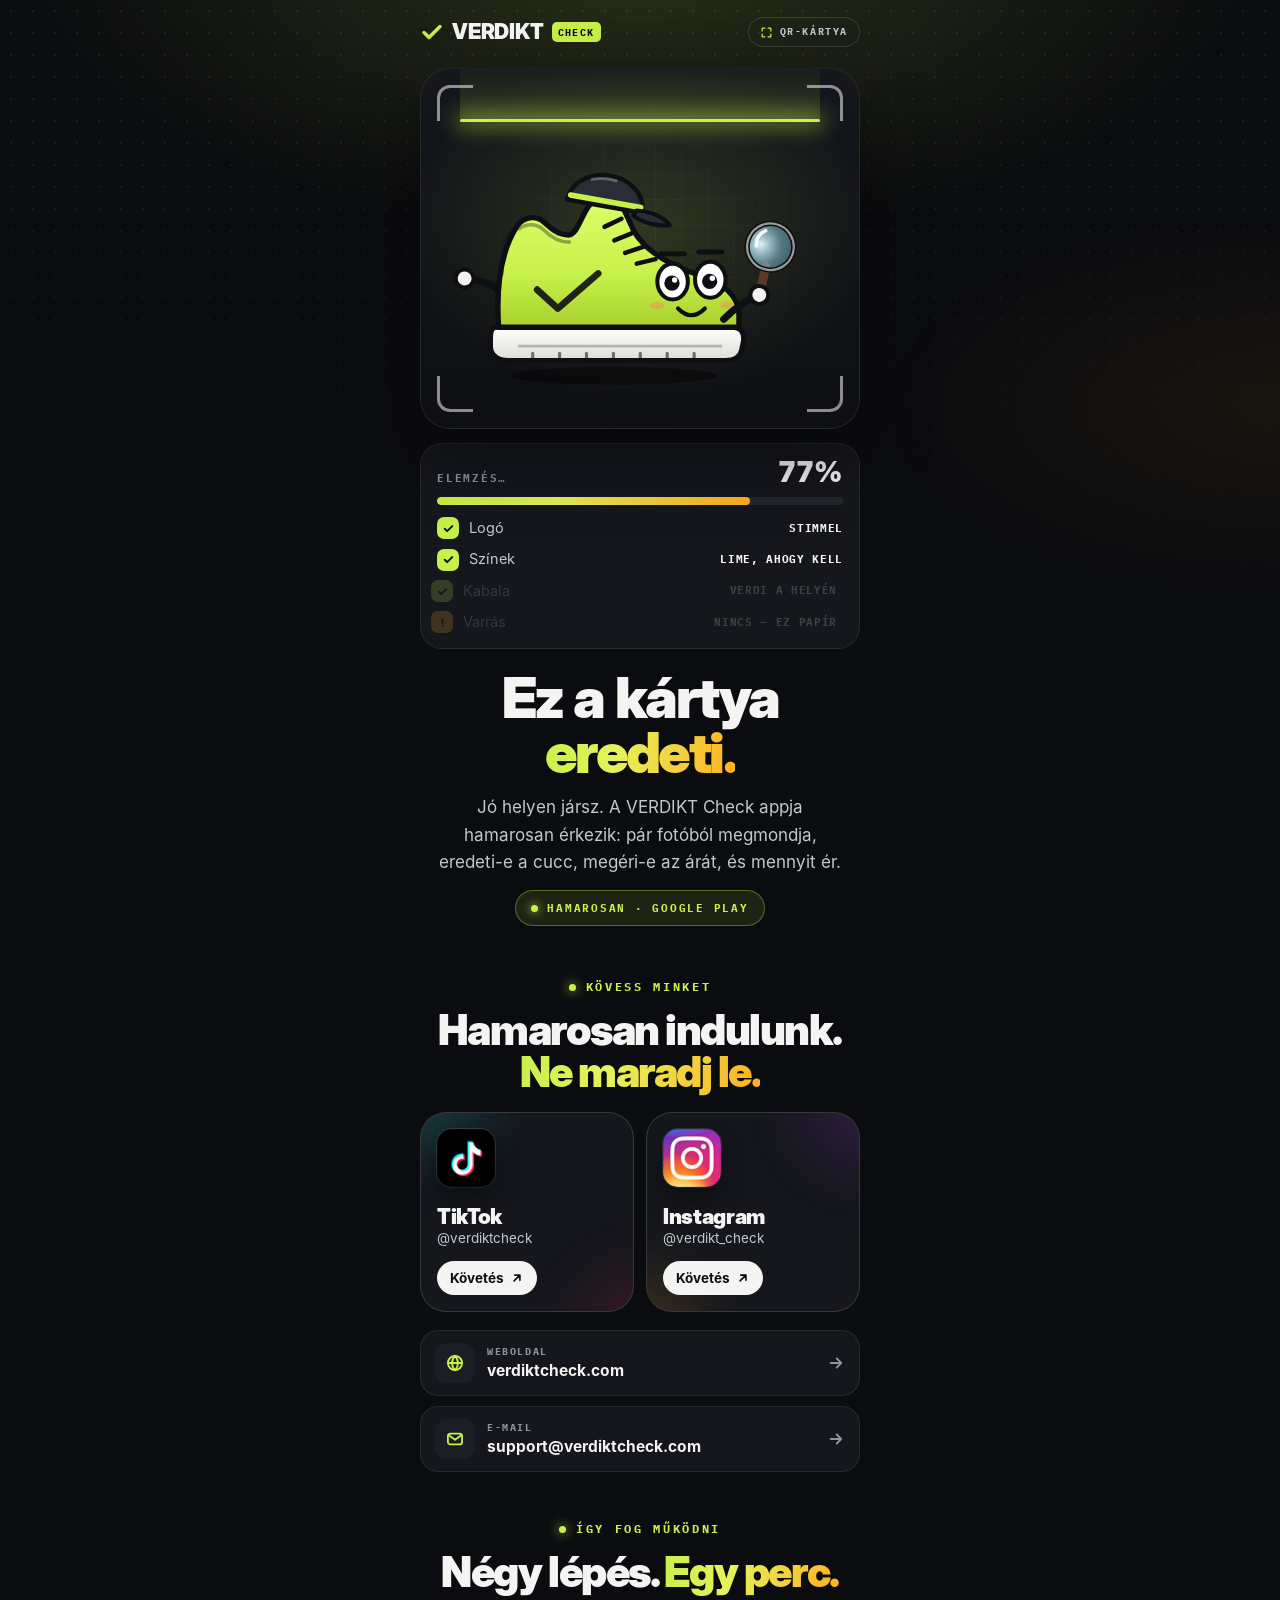
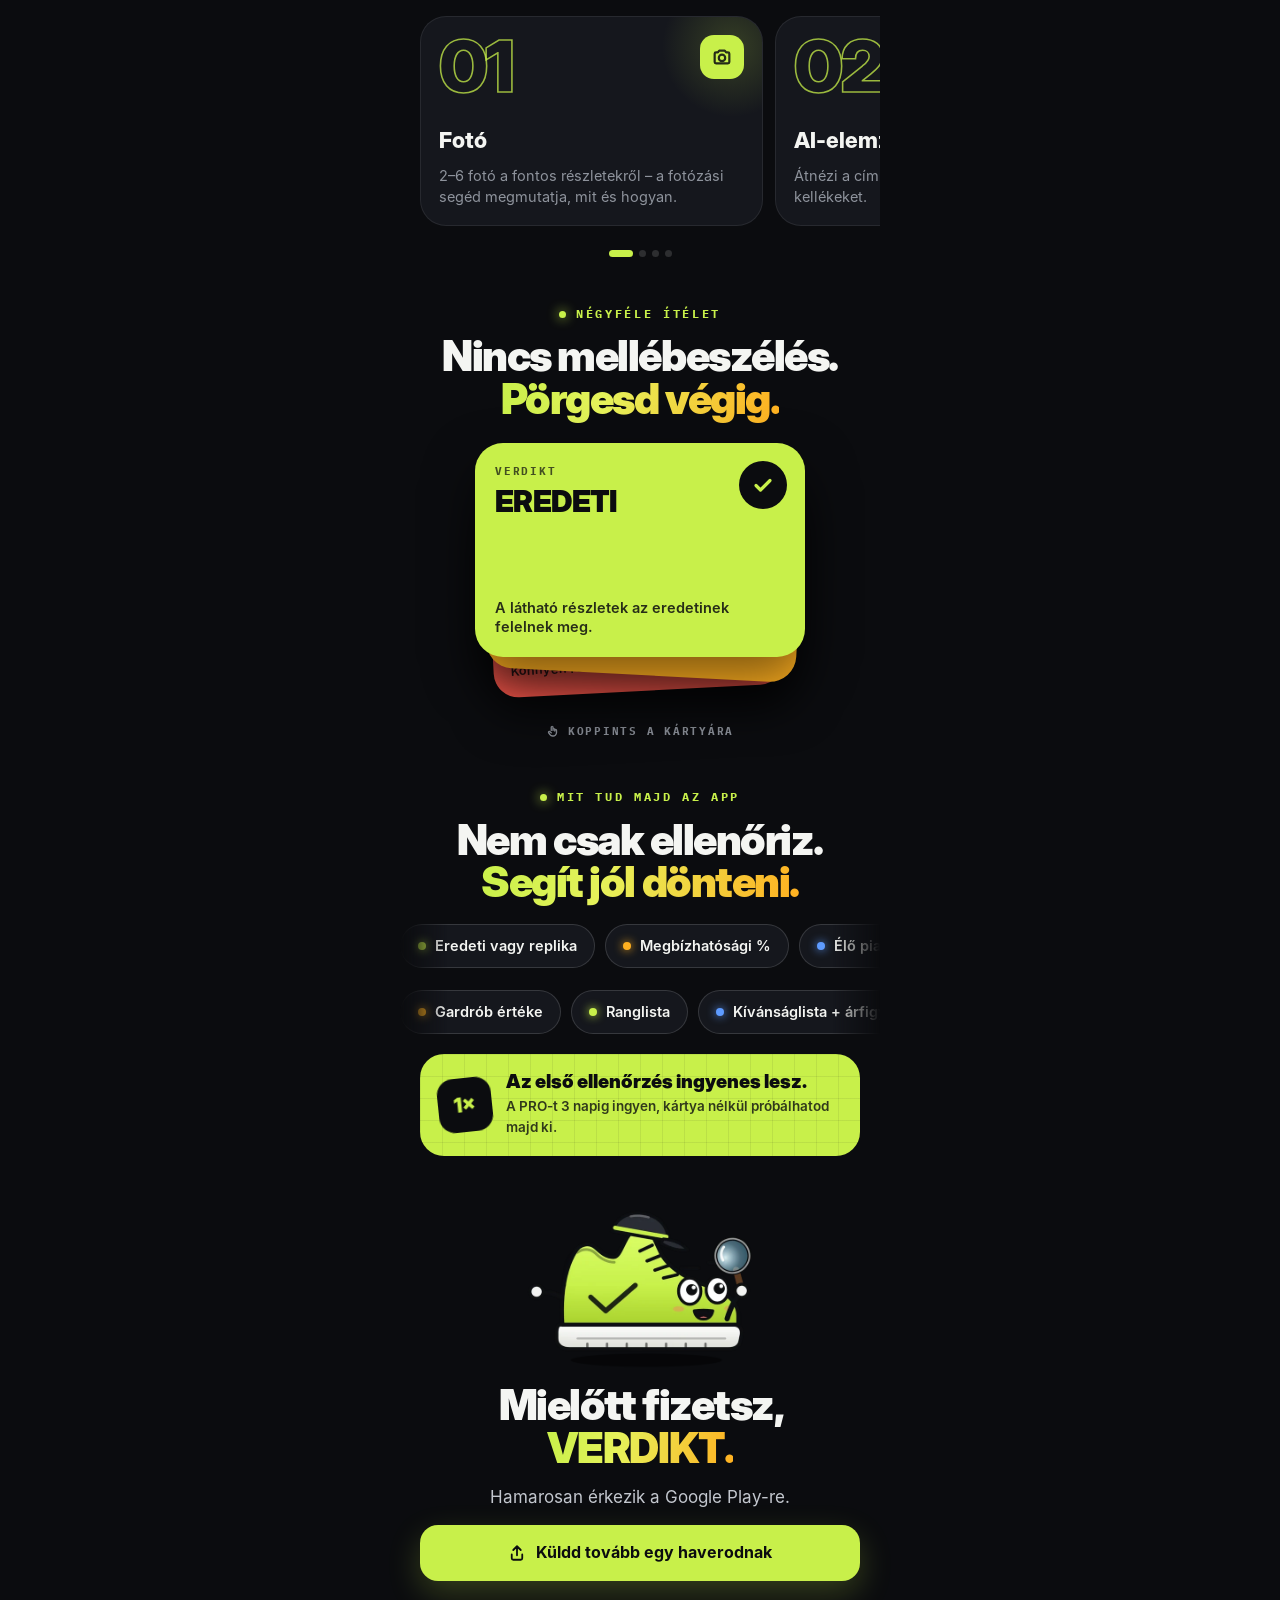
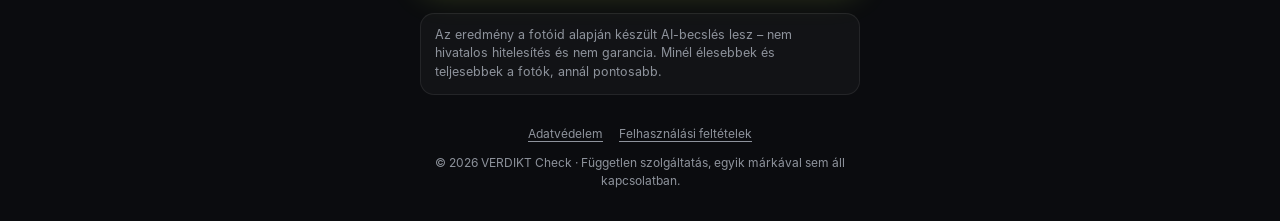
<file: qr.html>
<!doctype html>
<html lang="hu">
<head>
<meta charset="utf-8">
<meta name="viewport" content="width=device-width,initial-scale=1,viewport-fit=cover">
<title>VERDIKT Check – Ez a kártya eredeti</title>
<meta name="description" content="Beolvastad a VERDIKT Check kártyát. TikTok, Instagram és minden, amit az érkező appról tudni érdemes.">
<meta name="theme-color" content="#0B0C0F">
<meta name="color-scheme" content="dark">
<meta property="og:type" content="website">
<meta property="og:title" content="VERDIKT Check – Ez a kártya eredeti">
<meta property="og:description" content="Eredeti vagy replika? Az app hamarosan érkezik – kövess minket TikTokon és Instagramon.">
<meta property="og:url" content="https://verdiktcheck.com/qr.html">
<meta property="og:image" content="https://verdiktcheck.com/img/og.png">
<meta name="twitter:card" content="summary_large_image">
<link rel="canonical" href="https://verdiktcheck.com/qr.html">
<link rel="icon" href="data:image/svg+xml,%3Csvg xmlns='http://www.w3.org/2000/svg' viewBox='0 0 100 100'%3E%3Crect width='100' height='100' rx='24' fill='%230B0C0F'/%3E%3Cpath d='M21 51 L41 71 L80 27' fill='none' stroke='%23C8F04A' stroke-width='15'/%3E%3C/svg%3E">
<style>
@font-face{font-family:'Inter Display';font-weight:900;font-display:swap;src:url(/fonts/interdisplay-900.woff) format('woff')}
@font-face{font-family:'Inter Display';font-weight:800;font-display:swap;src:url(/fonts/interdisplay-800.woff) format('woff')}
@font-face{font-family:'Inter';font-weight:400;font-display:swap;src:url(/fonts/inter-400.woff) format('woff')}
@font-face{font-family:'Inter';font-weight:500;font-display:swap;src:url(/fonts/inter-500.woff) format('woff')}
@font-face{font-family:'Inter';font-weight:600;font-display:swap;src:url(/fonts/inter-600.woff) format('woff')}
@font-face{font-family:'Inter';font-weight:700;font-display:swap;src:url(/fonts/inter-700.woff) format('woff')}
@font-face{font-family:'Plex Mono';font-weight:400;font-display:swap;src:url(/fonts/plexmono-400.woff) format('woff')}
@font-face{font-family:'Plex Mono';font-weight:700;font-display:swap;src:url(/fonts/plexmono-700.woff) format('woff')}

:root{
  color-scheme:dark;
  --ink:#0B0C0F; --card:#15171D; --card2:#1B1E25;
  --line:rgba(255,255,255,.08); --line2:rgba(255,255,255,.14);
  --fg:#F4F5F2; --fg2:#C3C7CE; --muted:#8E939C;
  --lime:#C8F04A; --amber:#FFB020; --red:#FF5A4E; --slate:#9FB2CC; --blue:#5E9BFF;
  --grad:linear-gradient(100deg,#C8F04A 0%,#E6F25A 38%,#FFB020 100%);
  --f-d:'Inter Display','Inter',system-ui,-apple-system,'Segoe UI',Roboto,Arial,sans-serif;
  --f-b:'Inter',system-ui,-apple-system,'Segoe UI',Roboto,Arial,sans-serif;
  --f-m:'Plex Mono',ui-monospace,'SFMono-Regular',Menlo,monospace;
  --ease:cubic-bezier(.2,.8,.2,1);
}
*{box-sizing:border-box;margin:0}
html{background:#0B0C0F;-webkit-text-size-adjust:100%;scroll-behavior:smooth}
body{background:var(--ink);color:var(--fg);font-family:var(--f-b);font-size:16px;line-height:1.55;-webkit-font-smoothing:antialiased;overflow-x:hidden}
a{color:inherit;text-decoration:none}
button{font:inherit;color:inherit;cursor:pointer;border:0;background:none}
:focus-visible{outline:2px solid var(--lime);outline-offset:3px;border-radius:12px}

/* backdrop: dot matrix + glows */
.bg{position:fixed;inset:0;pointer-events:none;z-index:0;background:radial-gradient(70% 45% at 50% -5%,rgba(200,240,74,.16),transparent 70%),radial-gradient(45% 30% at 100% 45%,rgba(255,176,32,.06),transparent 70%)}
.bg::before{content:"";position:absolute;inset:0;background-image:radial-gradient(rgba(255,255,255,.07) 1px,transparent 1.5px);background-size:22px 22px;-webkit-mask-image:linear-gradient(#000,transparent 70%);mask-image:linear-gradient(#000,transparent 70%)}
.wrap{position:relative;z-index:1;max-width:480px;margin:0 auto;padding:0 20px}

/* header */
.hdr{display:flex;align-items:center;gap:10px;height:64px;padding-top:env(safe-area-inset-top,0px)}
.logo{display:flex;align-items:center;gap:8px;margin-right:auto}
.logo svg{width:24px;height:24px}
.logo b{font-family:var(--f-d);font-weight:900;font-size:21px;letter-spacing:-.01em}
.logo i{font-style:normal;font-family:var(--f-m);font-weight:700;font-size:10px;letter-spacing:.14em;background:var(--lime);color:var(--ink);padding:3px 6px 2px;border-radius:5px}
.qrtag{display:inline-flex;align-items:center;gap:7px;height:30px;padding:0 11px;border-radius:999px;border:1px solid var(--line2);font-family:var(--f-m);font-weight:700;font-size:10px;letter-spacing:.16em;color:var(--fg2)}
.qrtag svg{width:13px;height:13px}

/* reveal */
.rv{opacity:0;transform:translateY(24px);transition:opacity .8s var(--ease),transform .8s var(--ease)}
.rv.in{opacity:1;transform:none}
.d1{transition-delay:.08s}.d2{transition-delay:.16s}.d3{transition-delay:.24s}

/* ---------- scan hero ---------- */
.hero{padding:4px 0 8px;display:flex;flex-direction:column;align-items:center;text-align:center;gap:14px}
.scanner{position:relative;width:100%;aspect-ratio:1/.82;border-radius:30px;overflow:hidden;cursor:pointer;-webkit-tap-highlight-color:transparent;
  background:radial-gradient(75% 65% at 50% 45%,rgba(200,240,74,.16),transparent 72%),linear-gradient(180deg,#15171C,#0E0F13);border:1px solid var(--line);box-shadow:0 30px 70px rgba(0,0,0,.45)}
.scanner::before{content:"";position:absolute;inset:0;background-image:linear-gradient(rgba(255,255,255,.04) 1px,transparent 1px),linear-gradient(90deg,rgba(255,255,255,.04) 1px,transparent 1px);background-size:26px 26px;-webkit-mask-image:radial-gradient(closest-side,#000,transparent);mask-image:radial-gradient(closest-side,#000,transparent)}
.cn{position:absolute;width:36px;height:36px;border:3.5px solid rgba(244,245,242,.55);transition:border-color .4s,filter .4s;z-index:3}
.cn.tl{top:16px;left:16px;border-right:0;border-bottom:0;border-radius:13px 0 0 0}
.cn.tr{top:16px;right:16px;border-left:0;border-bottom:0;border-radius:0 13px 0 0}
.cn.bl{bottom:16px;left:16px;border-right:0;border-top:0;border-radius:0 0 0 13px}
.cn.br{bottom:16px;right:16px;border-left:0;border-top:0;border-radius:0 0 13px 0}
.done .cn{border-color:var(--lime);filter:drop-shadow(0 0 8px rgba(200,240,74,.7))}
.sweep{position:absolute;left:9%;right:9%;top:14%;height:3px;border-radius:3px;background:var(--lime);box-shadow:0 0 20px 5px rgba(200,240,74,.5);z-index:3;animation:sweep 1.05s ease-in-out infinite alternate;transition:opacity .3s}
.sweep::after{content:"";position:absolute;left:0;right:0;bottom:3px;height:60px;background:linear-gradient(to top,rgba(200,240,74,.16),transparent)}
.done .sweep{opacity:0;animation-play-state:paused}
@keyframes sweep{from{top:14%}to{top:84%}}
.verdi-box{position:absolute;inset:17% 9% 3% 5%;z-index:2;animation:bob 4.6s ease-in-out infinite}
.verdi-box svg{width:100%;height:auto;overflow:visible;display:block}
@keyframes bob{0%,100%{transform:translateY(0)}50%{transform:translateY(-9px)}}
.say{position:absolute;left:7%;top:9%;z-index:4;max-width:56%;background:var(--fg);color:var(--ink);font-family:var(--f-d);font-weight:800;font-size:15px;line-height:1.2;padding:9px 13px;border-radius:16px 16px 16px 5px;box-shadow:0 12px 30px rgba(0,0,0,.4);text-align:left;transform-origin:0 100%;transform:scale(.5);opacity:0;transition:transform .4s cubic-bezier(.2,1.5,.4,1),opacity .25s}
.done .say{transform:none;opacity:1;transition-delay:.35s}
.stamp{position:absolute;right:7%;bottom:12%;z-index:5;display:flex;align-items:center;gap:7px;padding:7px 13px 7px 11px;border:3px solid var(--lime);border-radius:12px;color:var(--lime);background:rgba(11,12,15,.6);backdrop-filter:blur(4px);-webkit-backdrop-filter:blur(4px);font-family:var(--f-d);font-weight:900;font-size:22px;letter-spacing:.06em;line-height:1;opacity:0;transform:rotate(-12deg) scale(1.9)}
.stamp svg{width:20px;height:20px}
.done .stamp{animation:stamp .5s cubic-bezier(.2,1.6,.4,1) forwards}
@keyframes stamp{0%{opacity:0;transform:rotate(-12deg) scale(1.9)}55%{opacity:1;transform:rotate(-12deg) scale(.9)}100%{opacity:1;transform:rotate(-12deg) scale(1)}}
.replay{position:absolute;left:50%;bottom:16px;transform:translateX(-50%);z-index:5;white-space:nowrap;font-family:var(--f-m);font-weight:700;font-size:10px;letter-spacing:.14em;color:var(--muted);opacity:0;transition:opacity .4s}
.done .replay{opacity:1;transition-delay:1s}

.result{width:100%;background:var(--card);border:1px solid var(--line);border-radius:22px;padding:14px 16px;text-align:left}
.res-top{display:flex;justify-content:space-between;align-items:baseline}
.res-k{font-family:var(--f-m);font-weight:700;font-size:11px;letter-spacing:.16em;color:var(--muted)}
.done .res-k{color:var(--lime)}
.pct{font-family:var(--f-d);font-weight:900;font-size:28px;line-height:1;font-variant-numeric:tabular-nums}
.meter{height:8px;border-radius:99px;background:rgba(255,255,255,.07);overflow:hidden;margin:10px 0 12px}
.meter i{display:block;height:100%;width:0;border-radius:99px;background:var(--grad)}
.finds{list-style:none;padding:0;display:grid;gap:9px}
.finds li{display:flex;align-items:center;gap:10px;font-size:14.5px;color:var(--fg2);opacity:.18;transition:opacity .35s,transform .35s;transform:translateX(-6px)}
.finds li.on{opacity:1;transform:none}
.fk{width:22px;height:22px;border-radius:7px;display:grid;place-items:center;background:var(--lime);color:var(--ink);flex-shrink:0}
.fk.warn{background:var(--amber)}
.fk svg{width:13px;height:13px}
.finds b{margin-left:auto;font-family:var(--f-m);font-size:11px;letter-spacing:.06em;color:var(--fg);font-weight:700;text-align:right}

h1{font-family:var(--f-d);font-weight:900;font-size:clamp(40px,11vw,56px);line-height:.98;letter-spacing:-.045em;word-spacing:.06em;margin-top:8px}
.grad{background-image:var(--grad);-webkit-background-clip:text;background-clip:text;color:transparent}
.lead{color:var(--fg2);font-size:17px;line-height:1.6;max-width:420px}
.soon{display:inline-flex;align-items:center;gap:9px;height:36px;padding:0 15px;border-radius:999px;background:rgba(200,240,74,.1);border:1px solid rgba(200,240,74,.35);font-family:var(--f-m);font-weight:700;font-size:11px;letter-spacing:.16em;text-transform:uppercase;color:var(--lime)}
.dot{width:7px;height:7px;border-radius:50%;background:var(--lime);box-shadow:0 0 10px var(--lime);animation:pulse 1.6s ease-in-out infinite}
@keyframes pulse{50%{opacity:.3}}

/* ---------- sections ---------- */
.sec{padding:44px 0 4px;display:flex;flex-direction:column;gap:18px}
.head{display:flex;flex-direction:column;align-items:center;text-align:center;gap:12px}
.kicker{display:inline-flex;align-items:center;gap:10px;font-family:var(--f-m);font-weight:700;font-size:12px;letter-spacing:.22em;text-transform:uppercase;color:var(--lime)}
.kicker::before{content:"";width:7px;height:7px;border-radius:50%;background:var(--lime);box-shadow:0 0 12px var(--lime)}
h2{font-family:var(--f-d);font-weight:900;font-size:clamp(32px,8.6vw,42px);line-height:1.02;letter-spacing:-.035em;text-wrap:balance}

/* social tiles */
.socials{display:grid;grid-template-columns:repeat(2,minmax(0,1fr));gap:12px}
.soc{position:relative;overflow:hidden;display:flex;flex-direction:column;align-items:flex-start;padding:16px;min-height:196px;border-radius:26px;background:var(--card);border:1px solid var(--line2);transform:perspective(700px) rotateX(var(--rx,0deg)) rotateY(var(--ry,0deg));transition:transform .25s var(--ease),box-shadow .3s;will-change:transform}
.soc:active{transform:scale(.97)}
.soc::before{content:"";position:absolute;inset:-30%;pointer-events:none;opacity:.55;filter:blur(30px)}
.soc.tt::before{background:radial-gradient(35% 35% at 20% 15%,rgba(37,244,238,.45),transparent 70%),radial-gradient(40% 40% at 85% 90%,rgba(254,44,85,.45),transparent 70%)}
.soc.ig::before{background:radial-gradient(40% 40% at 15% 90%,rgba(255,170,40,.5),transparent 70%),radial-gradient(40% 40% at 85% 15%,rgba(170,60,220,.5),transparent 70%)}
.soc>*{position:relative}
.sico{width:58px;height:58px;border-radius:15px;box-shadow:0 12px 26px rgba(0,0,0,.45),0 0 0 1px rgba(255,255,255,.12);animation:wob 5s ease-in-out infinite}
.soc.ig .sico{animation-delay:-2.5s}
@keyframes wob{0%,100%{transform:rotate(-4deg) translateY(0)}50%{transform:rotate(4deg) translateY(-4px)}}
.sname{font-family:var(--f-d);font-weight:900;font-size:21px;letter-spacing:-.015em;margin-top:auto;padding-top:18px;line-height:1.1}
.shandle{font-size:13.5px;color:var(--fg2);max-width:100%;overflow:hidden;text-overflow:ellipsis;white-space:nowrap}
.sgo{margin-top:12px;display:inline-flex;align-items:center;gap:6px;height:34px;padding:0 13px;border-radius:99px;background:var(--fg);color:var(--ink);font-weight:700;font-size:13.5px}
.minor{display:grid;gap:10px}
.row{display:flex;align-items:center;gap:12px;padding:12px 14px;border-radius:18px;background:var(--card);border:1px solid var(--line);transition:border-color .2s,transform .2s}
.row:active{transform:scale(.98)}
.row .ri{width:40px;height:40px;border-radius:12px;background:var(--card2);color:var(--lime);display:grid;place-items:center;flex-shrink:0}
.row .rt{flex:1;min-width:0;display:flex;flex-direction:column}
.row .rt small{font-family:var(--f-m);font-weight:700;font-size:10px;letter-spacing:.16em;color:var(--muted)}
.row .rt b{font-weight:700;font-size:15.5px;overflow:hidden;text-overflow:ellipsis;white-space:nowrap}
.row .ra{color:var(--muted);display:flex}

/* swipe steps */
.strip{display:flex;gap:12px;overflow-x:auto;scroll-snap-type:x mandatory;margin:0 -20px;padding:4px 20px 6px;scrollbar-width:none;-webkit-overflow-scrolling:touch}
.strip::-webkit-scrollbar{display:none}
.st{position:relative;overflow:hidden;flex:0 0 78%;scroll-snap-align:center;min-height:210px;padding:18px;border-radius:26px;background:var(--card);border:1px solid var(--line);display:flex;flex-direction:column;gap:8px}
.st::after{content:"";position:absolute;right:-40px;top:-40px;width:140px;height:140px;border-radius:50%;background:radial-gradient(closest-side,rgba(200,240,74,.18),transparent)}
.st .big{font-family:var(--f-d);font-weight:900;font-size:72px;line-height:.85;letter-spacing:-.04em;color:transparent;-webkit-text-stroke:1.6px rgba(200,240,74,.75)}
.st .si{position:absolute;right:18px;top:18px;width:44px;height:44px;border-radius:14px;background:var(--lime);color:var(--ink);display:grid;place-items:center}
.st b{font-family:var(--f-d);font-weight:800;font-size:22px;margin-top:auto}
.st p{font-size:14.5px;color:var(--muted);line-height:1.45}
.pager{display:flex;justify-content:center;gap:6px}
.pager i{width:7px;height:7px;border-radius:99px;background:var(--line2);transition:width .3s var(--ease),background .3s}
.pager i.on{width:24px;background:var(--lime)}

/* verdict deck */
.deck{position:relative;width:min(100%,330px);height:262px;margin:4px auto 0;cursor:pointer;-webkit-tap-highlight-color:transparent;outline:none}
.vc{position:absolute;left:0;right:0;top:0;height:214px;border-radius:28px;padding:20px;color:var(--ink);background:var(--c);display:flex;flex-direction:column;gap:6px;box-shadow:0 22px 50px rgba(0,0,0,.5);transition:transform .45s var(--ease),opacity .45s;transform-origin:50% 100%}
.vc[data-pos="0"]{z-index:4}
.vc[data-pos="1"]{z-index:3;transform:translateY(18px) scale(.94) rotate(3deg)}
.vc[data-pos="2"]{z-index:2;transform:translateY(34px) scale(.88) rotate(-3deg)}
.vc[data-pos="3"]{z-index:1;transform:translateY(44px) scale(.82);opacity:0}
.vc.out{transform:translateX(120%) rotate(18deg)!important;opacity:0}
.vc small{font-family:var(--f-m);font-weight:700;font-size:11px;letter-spacing:.16em;opacity:.7}
.vc b{font-family:var(--f-d);font-weight:900;font-size:30px;line-height:1;letter-spacing:-.02em;max-width:78%;text-wrap:balance}
.vc p{font-size:14.5px;font-weight:600;line-height:1.35;margin-top:auto;opacity:.85;max-width:90%}
.vc .vi{position:absolute;right:18px;top:18px;width:48px;height:48px;border-radius:50%;background:var(--ink);display:grid;place-items:center;color:var(--c)}
.hint{display:flex;align-items:center;justify-content:center;gap:8px;font-family:var(--f-m);font-weight:700;font-size:11px;letter-spacing:.16em;color:var(--muted);text-transform:uppercase}

/* feature marquee */
.marquee{overflow:hidden;margin:0 -20px;-webkit-mask-image:linear-gradient(90deg,transparent,#000 10%,#000 90%,transparent);mask-image:linear-gradient(90deg,transparent,#000 10%,#000 90%,transparent)}
.track{display:flex;gap:10px;width:max-content;padding:2px 0;animation:mq 30s linear infinite}
.marquee.rev .track{animation-direction:reverse;animation-duration:36s}
@keyframes mq{to{transform:translateX(-50%)}}
.tag{display:inline-flex;align-items:center;gap:9px;height:44px;padding:0 17px;border-radius:999px;background:var(--card);border:1px solid var(--line2);font-weight:600;font-size:14.5px;white-space:nowrap}
.tag i{width:8px;height:8px;border-radius:50%;background:var(--k,var(--lime));box-shadow:0 0 10px var(--k,var(--lime))}
.freebie{position:relative;overflow:hidden;display:flex;align-items:center;gap:14px;padding:18px;border-radius:24px;background:var(--lime);color:var(--ink)}
.freebie::before{content:"";position:absolute;inset:0;background-image:linear-gradient(rgba(11,12,15,.07) 1px,transparent 1px),linear-gradient(90deg,rgba(11,12,15,.07) 1px,transparent 1px);background-size:22px 22px}
.freebie>*{position:relative}
.ticket{width:54px;height:54px;border-radius:16px;background:var(--ink);color:var(--lime);display:grid;place-items:center;font-family:var(--f-d);font-weight:900;font-size:20px;flex-shrink:0;transform:rotate(-6deg)}
.freebie div b{display:block;font-family:var(--f-d);font-weight:900;font-size:19px;line-height:1.1}
.freebie div span{display:block;font-size:13.5px;font-weight:600;opacity:.8;margin-top:3px}

/* final */
.final{padding:48px 0 8px;display:flex;flex-direction:column;align-items:center;text-align:center;gap:14px}
.final-verdi{width:min(230px,60vw);height:auto;animation:bob 4.6s ease-in-out infinite}
.btn{position:relative;overflow:hidden;display:inline-flex;align-items:center;justify-content:center;gap:10px;height:56px;width:100%;border-radius:18px;font-weight:700;font-size:16px;background:var(--lime);color:var(--ink);box-shadow:0 12px 32px rgba(200,240,74,.22)}
.btn::after{content:"";position:absolute;top:0;bottom:0;left:-60%;width:40%;background:linear-gradient(100deg,transparent,rgba(255,255,255,.55),transparent);transform:skewX(-20deg);animation:shine 4.5s ease-in-out infinite}
@keyframes shine{0%,60%{left:-60%}100%{left:130%}}
.btn:active{transform:scale(.98)}
.disc{margin-top:18px;padding:12px 14px;border-radius:14px;background:rgba(255,255,255,.03);border:1px solid var(--line);font-size:12.5px;line-height:1.5;color:var(--muted);text-align:left}
.foot{padding:22px 0 calc(30px + env(safe-area-inset-bottom,0px));display:flex;flex-direction:column;align-items:center;gap:10px;text-align:center;font-size:12px;color:var(--muted)}
.foot nav{display:flex;flex-wrap:wrap;justify-content:center;gap:6px 16px}
.foot nav a{text-decoration:underline;text-underline-offset:3px}
.toast{position:fixed;left:50%;bottom:calc(24px + env(safe-area-inset-bottom,0px));transform:translateX(-50%);z-index:10;background:var(--fg);color:var(--ink);font-weight:700;font-size:14px;padding:10px 16px;border-radius:999px;opacity:0;pointer-events:none;transition:opacity .2s}
.toast.on{opacity:1}

@media (max-width:359px){.soc{padding:13px;min-height:182px}.sname{font-size:18px}.stamp{font-size:18px}.say{font-size:13px}}
@media (prefers-reduced-motion:reduce){
  .rv{opacity:1;transform:none;transition:none}
  .verdi-box,.final-verdi,.sico,.track,.btn::after,.dot,.sweep{animation:none}
  .vc,.finds li,.say{transition:none}
  html{scroll-behavior:auto}
}
</style>
</head>
<body>
<div class="bg" aria-hidden="true"></div>
<div class="wrap">

  <header class="hdr">
    <a class="logo" href="/" aria-label="VERDIKT Check – főoldal">
      <svg viewBox="0 0 24 24" fill="none" stroke="#C8F04A" stroke-width="3.4" stroke-linecap="round" stroke-linejoin="round" aria-hidden="true"><path d="M4 12.5l5 5L20 6.5"/></svg>
      <b>VERDIKT</b><i>CHECK</i>
    </a>
    <span class="qrtag"><svg viewBox="0 0 24 24" fill="none" stroke="#C8F04A" stroke-width="2.4" stroke-linecap="round" aria-hidden="true"><path d="M4 9V5a1 1 0 0 1 1-1h4M15 4h4a1 1 0 0 1 1 1v4M20 15v4a1 1 0 0 1-1 1h-4M9 20H5a1 1 0 0 1-1-1v-4"/></svg>QR-KÁRTYA</span>
  </header>

  <!-- the visitor's scan, staged as a verdict on the card itself -->
  <section class="hero" id="scan" aria-labelledby="scan-h">
    <div class="scanner" id="scanner" role="button" tabindex="0" aria-label="Szkennelés újra">
      <span class="cn tl"></span><span class="cn tr"></span><span class="cn bl"></span><span class="cn br"></span>
      <span class="sweep" aria-hidden="true"></span>
      <div class="say" aria-hidden="true">Eredeti! Most kövess minket.</div>
      <span class="replay" aria-hidden="true">KOPPINTS ↻</span>
      <div class="verdi-box" id="verdi" aria-hidden="true">
<svg class="verdi" viewBox="-60 -20 840 600" fill="none" stroke-linecap="round" stroke-linejoin="round">
 <defs>
  <linearGradient id="vg-up" x1="0" y1="0" x2="0" y2="1"><stop offset="0" stop-color="#DBFF6A"/><stop offset=".6" stop-color="#C8F04A"/><stop offset="1" stop-color="#A9D12E"/></linearGradient>
  <linearGradient id="vg-sole" x1="0" y1="0" x2="0" y2="1"><stop offset="0" stop-color="#FFFFFF"/><stop offset="1" stop-color="#DCDDD6"/></linearGradient>
  <radialGradient id="vg-lens" cx=".35" cy=".35" r=".8"><stop offset="0" stop-color="#E9FBFF" stop-opacity=".95"/><stop offset=".55" stop-color="#9FE3FF" stop-opacity=".45"/><stop offset="1" stop-color="#5EC8F2" stop-opacity=".35"/></radialGradient>
  <filter id="vg-glow" x="-30%" y="-30%" width="160%" height="160%"><feGaussianBlur stdDeviation="14" result="b"/><feMerge><feMergeNode in="b"/><feMergeNode in="SourceGraphic"/></feMerge></filter>
 </defs>
 <ellipse class="v-shadow" cx="320" cy="528" rx="230" ry="20" fill="#000" opacity="0.45"/>
 <g class="v-body" transform="translate(0 0)">
  <g class="v-arm2" transform="translate(70 344) rotate(18.18)">
   <path d="M8 0 C-24 -10 -56 -6 -80 4" stroke="#0E0F12" stroke-width="16"/>
   <circle cx="-88" cy="6" r="20" fill="#F3F4F1" stroke="#0E0F12" stroke-width="9"/>
  </g>
  <path d="M58 420 H584 C604 420 612 432 610 450 L606 470 C603 486 590 494 570 494 H86 C62 494 46 482 46 462 V444 C46 430 50 420 58 420 Z" fill="url(#vg-sole)" stroke="#0E0F12" stroke-width="11"/>
  <path d="M110 462 H560" stroke="#0E0F12" stroke-width="6" opacity=".25"/>
  <path d="M140 494 V478 M200 494 V478 M260 494 V478 M320 494 V478 M380 494 V478 M440 494 V478 M500 494 V478" stroke="#0E0F12" stroke-width="7" opacity=".55"/>
  <path class="v-upper" d="M64 420 C58 330 70 250 104 196 C118 174 146 168 166 186 C182 200 196 214 220 214 C244 214 250 150 284 132 C306 120 330 128 340 150 L366 206 C392 250 446 282 512 304 C566 322 600 352 600 392 L600 420 Z" fill="url(#vg-up)" stroke="#0E0F12" stroke-width="12"/>
  <path d="M110 200 C130 186 152 190 166 204 C182 220 202 230 222 230" stroke="#0E0F12" stroke-width="8" opacity=".35"/>
  <path d="M72 300 C66 260 74 226 92 204" stroke="#0E0F12" stroke-width="9" opacity=".22"/>
  <g stroke="#0E0F12" stroke-width="10"><path d="M300 196 L338 178"/><path d="M322 226 L362 210"/><path d="M346 254 L388 240"/><path d="M372 278 L414 268"/></g>
  <path d="M150 336 L196 378 L286 300" stroke="#0E0F12" stroke-width="15" opacity=".9"/>
  <g class="v-face">
   <g class="v-brows" stroke="#0E0F12" stroke-width="11">
    <path class="v-brow-l" d="M0 0 H52" transform="translate(426 256) rotate(0 26 0)"/>
    <path class="v-brow-r" d="M0 0 H52" transform="translate(510 252) rotate(0 26 0)"/>
   </g>
   <g class="v-eye-l" transform="translate(452 318)">
    <g class="v-ball" transform="scale(1 1)" opacity="1">
     <ellipse rx="34" ry="40" fill="#FFFFFF" stroke="#0E0F12" stroke-width="9"/>
     <circle class="v-pup" r="17" fill="#0E0F12" cx="0.75" cy="-4.3"/>
     <circle class="v-shine" r="6" fill="#FFFFFF" cx="6.75" cy="-11.3"/>
    </g>
    <path class="v-shut" d="M-30 4 Q0 26 30 4" stroke="#0E0F12" stroke-width="10" opacity="0"/>
   </g>
   <g class="v-eye-r" transform="translate(536 314)">
    <g class="v-ball" transform="scale(1 1)" opacity="1">
     <ellipse rx="34" ry="40" fill="#FFFFFF" stroke="#0E0F12" stroke-width="9"/>
     <circle class="v-pup" r="17" fill="#0E0F12" cx="0.75" cy="-4.3"/>
     <circle class="v-shine" r="6" fill="#FFFFFF" cx="6.75" cy="-11.3"/>
    </g>
    <path class="v-shut" d="M-30 4 Q0 26 30 4" stroke="#0E0F12" stroke-width="10" opacity="0"/>
   </g>
   <g class="v-cheeks" fill="#FF7A6E" opacity=".4"><ellipse cx="418" cy="372" rx="17" ry="8"/><ellipse cx="572" cy="370" rx="15" ry="8"/></g>
   <path class="v-mouth" d="M464 378 Q494 408 524 378" fill="none" stroke="#0E0F12" stroke-width="9"/>
   <path class="v-tongue" d="" fill="#FF7A6E"/>
   <path class="v-sweat" d="M606 252 C598 266 594 274 594 282 C594 292 602 298 610 298 C618 298 626 292 626 282 C626 274 620 266 606 252 Z" fill="#7FD3FF" stroke="#0E0F12" stroke-width="6" opacity="0" transform="translate(0 0)"/>
  </g>
  <g class="v-hat" transform="rotate(0 300 150) translate(0 0)">
   <g transform="translate(300 150) rotate(10) scale(.82) translate(-294 -128)">
    <path d="M190 128 C196 70 250 40 306 44 C360 48 398 84 398 128 Z" fill="#2A2D35" stroke="#0E0F12" stroke-width="12"/>
    <path d="M198 114 H392" stroke="#C8F04A" stroke-width="15"/>
    <path d="M382 124 C424 120 458 130 478 148 C446 158 406 154 376 140 Z" fill="#2A2D35" stroke="#0E0F12" stroke-width="11"/>
    <path d="M248 62 C268 54 292 52 314 54" stroke="#FFFFFF" stroke-width="8" opacity=".25"/>
   </g>
  </g>
  <g class="v-arm" transform="translate(566 402) rotate(-33.3)">
   <path d="M0 0 C34 -8 64 -10 92 -4" stroke="#0E0F12" stroke-width="16"/>
   <g transform="translate(96 -4)">
    <path d="M0 0 L46 -46" stroke="#5A3A22" stroke-width="20"/>
    <path d="M0 0 L46 -46" stroke="#0E0F12" stroke-width="28" opacity=".0"/>
    <circle cx="0" cy="0" r="20" fill="#F3F4F1" stroke="#0E0F12" stroke-width="9"/>
    <g transform="translate(78 -78)">
     <circle r="52" fill="url(#vg-lens)" stroke="#0E0F12" stroke-width="12"/>
     <circle r="52" stroke="#F3F4F1" stroke-width="5" opacity=".6"/>
     <path d="M-26 -18 C-18 -32 -4 -38 10 -36" stroke="#FFFFFF" stroke-width="8" opacity=".9"/>
    </g>
   </g>
  </g>
 </g>
</svg>
      </div>
      <div class="stamp" aria-hidden="true"><svg viewBox="0 0 24 24" fill="none" stroke="currentColor" stroke-width="3.6" stroke-linecap="round" stroke-linejoin="round"><path d="M5 12.5l4.5 4.5L19 7.5"/></svg>EREDETI</div>
    </div>

    <div class="result" aria-live="polite">
      <div class="res-top"><span class="res-k" id="resk">ELEMZÉS…</span><span class="pct" id="pct">0%</span></div>
      <div class="meter"><i id="bar"></i></div>
      <ul class="finds" id="finds">
        <li><span class="fk"><svg viewBox="0 0 24 24" fill="none" stroke="currentColor" stroke-width="3.4" stroke-linecap="round" stroke-linejoin="round"><path d="M5 12.5l4.5 4.5L19 7.5"/></svg></span>Logó<b>STIMMEL</b></li>
        <li><span class="fk"><svg viewBox="0 0 24 24" fill="none" stroke="currentColor" stroke-width="3.4" stroke-linecap="round" stroke-linejoin="round"><path d="M5 12.5l4.5 4.5L19 7.5"/></svg></span>Színek<b>LIME, AHOGY KELL</b></li>
        <li><span class="fk"><svg viewBox="0 0 24 24" fill="none" stroke="currentColor" stroke-width="3.4" stroke-linecap="round" stroke-linejoin="round"><path d="M5 12.5l4.5 4.5L19 7.5"/></svg></span>Kabala<b>VERDI A HELYÉN</b></li>
        <li><span class="fk warn"><svg viewBox="0 0 24 24" fill="none" stroke="currentColor" stroke-width="3.4" stroke-linecap="round"><path d="M12 7v6M12 17.5v.5"/></svg></span>Varrás<b>NINCS – EZ PAPÍR</b></li>
      </ul>
    </div>

    <h1 id="scan-h">Ez a kártya <span class="grad">eredeti.</span></h1>
    <p class="lead">Jó helyen jársz. A VERDIKT Check appja hamarosan érkezik: pár fotóból megmondja, eredeti-e a cucc, megéri-e az árát, és mennyit ér.</p>
    <span class="soon"><i class="dot" aria-hidden="true"></i>Hamarosan · Google Play</span>
  </section>

  <section class="sec" id="follow" aria-labelledby="follow-h">
    <div class="head rv">
      <span class="kicker">Kövess minket</span>
      <h2 id="follow-h">Hamarosan indulunk. <span class="grad">Ne maradj le.</span></h2>
    </div>
    <div class="socials">
      <a class="soc tt rv d1" href="https://www.tiktok.com/@verdiktcheck" target="_blank" rel="noopener">
        <img class="sico" src="[data-uri]" alt="" width="58" height="58">
        <span class="sname">TikTok</span>
        <span class="shandle">@verdiktcheck</span>
        <span class="sgo">Követés <svg width="14" height="14" viewBox="0 0 24 24" fill="none" stroke="currentColor" stroke-width="2.8" stroke-linecap="round" stroke-linejoin="round" aria-hidden="true"><path d="M7 17 17 7M8 7h9v9"/></svg></span>
      </a>
      <a class="soc ig rv d2" href="https://www.instagram.com/verdikt_check" target="_blank" rel="noopener">
        <img class="sico" src="[data-uri]" alt="" width="58" height="58">
        <span class="sname">Instagram</span>
        <span class="shandle">@verdikt_check</span>
        <span class="sgo">Követés <svg width="14" height="14" viewBox="0 0 24 24" fill="none" stroke="currentColor" stroke-width="2.8" stroke-linecap="round" stroke-linejoin="round" aria-hidden="true"><path d="M7 17 17 7M8 7h9v9"/></svg></span>
      </a>
    </div>
    <div class="minor">
      <a class="row rv" href="/">
        <span class="ri" aria-hidden="true"><svg width="20" height="20" viewBox="0 0 24 24" fill="none" stroke="currentColor" stroke-width="2.2" stroke-linecap="round"><circle cx="12" cy="12" r="8.5"/><path d="M3.5 12h17M12 3.5c2.6 2.6 3.5 5.6 3.5 8.5s-.9 5.9-3.5 8.5c-2.6-2.6-3.5-5.6-3.5-8.5s.9-5.9 3.5-8.5z"/></svg></span>
        <span class="rt"><small>WEBOLDAL</small><b>verdiktcheck.com</b></span>
        <span class="ra" aria-hidden="true"><svg width="18" height="18" viewBox="0 0 24 24" fill="none" stroke="currentColor" stroke-width="2.4" stroke-linecap="round" stroke-linejoin="round"><path d="M5 12h14M13 6l6 6-6 6"/></svg></span>
      </a>
      <a class="row rv" href="mailto:support@verdiktcheck.com">
        <span class="ri" aria-hidden="true"><svg width="20" height="20" viewBox="0 0 24 24" fill="none" stroke="currentColor" stroke-width="2.2" stroke-linecap="round" stroke-linejoin="round"><rect x="3.5" y="5.5" width="17" height="13" rx="3"/><path d="m4.5 7.5 7.5 5.5 7.5-5.5"/></svg></span>
        <span class="rt"><small>E-MAIL</small><b>support@verdiktcheck.com</b></span>
        <span class="ra" aria-hidden="true"><svg width="18" height="18" viewBox="0 0 24 24" fill="none" stroke="currentColor" stroke-width="2.4" stroke-linecap="round" stroke-linejoin="round"><path d="M5 12h14M13 6l6 6-6 6"/></svg></span>
      </a>
    </div>
  </section>

  <section class="sec" aria-labelledby="how-h">
    <div class="head rv">
      <span class="kicker">Így fog működni</span>
      <h2 id="how-h">Négy lépés. <span class="grad">Egy perc.</span></h2>
    </div>
    <div class="strip rv" id="strip" tabindex="0" aria-label="Lépések – húzd oldalra">
      <article class="st"><span class="big">01</span><span class="si" aria-hidden="true"><svg width="22" height="22" viewBox="0 0 24 24" fill="none" stroke="currentColor" stroke-width="2.4" stroke-linecap="round" stroke-linejoin="round"><path d="M4 8.5A1.5 1.5 0 0 1 5.5 7h2l1.5-2h6l1.5 2h2A1.5 1.5 0 0 1 20 8.5v9a1.5 1.5 0 0 1-1.5 1.5h-13A1.5 1.5 0 0 1 4 17.5z"/><circle cx="12" cy="13" r="3.5"/></svg></span><b>Fotó</b><p>2–6 fotó a fontos részletekről – a fotózási segéd megmutatja, mit és hogyan.</p></article>
      <article class="st"><span class="big">02</span><span class="si" aria-hidden="true"><svg width="22" height="22" viewBox="0 0 24 24" fill="none" stroke="currentColor" stroke-width="2.4" stroke-linecap="round" stroke-linejoin="round"><circle cx="10.5" cy="10.5" r="6"/><path d="m15 15 5 5"/></svg></span><b>AI-elemzés</b><p>Átnézi a címkéket, varrásokat, logókat és kellékeket.</p></article>
      <article class="st"><span class="big">03</span><span class="si" aria-hidden="true"><svg width="22" height="22" viewBox="0 0 24 24" fill="none" stroke="currentColor" stroke-width="2.8" stroke-linecap="round" stroke-linejoin="round"><path d="M5 12.5l4.5 4.5L19 7.5"/></svg></span><b>Verdikt</b><p>Eredeti vagy replika – megbízhatósági százalékkal és indoklással.</p></article>
      <article class="st"><span class="big">04</span><span class="si" aria-hidden="true"><svg width="22" height="22" viewBox="0 0 24 24" fill="none" stroke="currentColor" stroke-width="2.4" stroke-linecap="round" stroke-linejoin="round"><path d="M4 16l5-5 4 4 7-7M15 8h5v5"/></svg></span><b>Döntés</b><p>Megéri? Mennyit ér? Hol kapod meg eredetiben olcsóbban?</p></article>
    </div>
    <div class="pager" id="pager" aria-hidden="true"><i class="on"></i><i></i><i></i><i></i></div>
  </section>

  <section class="sec" aria-labelledby="v-h">
    <div class="head rv">
      <span class="kicker">Négyféle ítélet</span>
      <h2 id="v-h">Nincs mellébeszélés. <span class="grad">Pörgesd végig.</span></h2>
    </div>
    <div class="deck rv" id="deck" role="button" tabindex="0" aria-label="Következő ítélet">
      <div class="vc" style="--c:var(--lime)"><span class="vi"><svg width="24" height="24" viewBox="0 0 24 24" fill="none" stroke="currentColor" stroke-width="3.2" stroke-linecap="round" stroke-linejoin="round"><path d="M5 12.5l4.5 4.5L19 7.5"/></svg></span><small>VERDIKT</small><b>EREDETI</b><p>A látható részletek az eredetinek felelnek meg.</p></div>
      <div class="vc" style="--c:var(--amber)"><span class="vi"><svg width="24" height="24" viewBox="0 0 24 24" fill="none" stroke="currentColor" stroke-width="3.2" stroke-linecap="round"><path d="M12 6.5v7M12 17.5v.5"/></svg></span><small>VERDIKT</small><b>MINŐSÉGI REPLIKA</b><p>Jó minőségű másolat – nem eredeti termék.</p></div>
      <div class="vc" style="--c:var(--red)"><span class="vi"><svg width="24" height="24" viewBox="0 0 24 24" fill="none" stroke="currentColor" stroke-width="3.2" stroke-linecap="round"><path d="M7 7l10 10M17 7 7 17"/></svg></span><small>VERDIKT</small><b>ROSSZ MINŐSÉGŰ REPLIKA</b><p>Könnyen felismerhető másolat.</p></div>
      <div class="vc" style="--c:var(--slate)"><span class="vi"><svg width="24" height="24" viewBox="0 0 24 24" fill="none" stroke="currentColor" stroke-width="3" stroke-linecap="round" stroke-linejoin="round"><path d="M9.2 9a3 3 0 1 1 4.3 2.7c-.9.4-1.5 1.2-1.5 2.2v.4M12 17.5v.5"/></svg></span><small>VERDIKT</small><b>NEM ELDÖNTHETŐ</b><p>Ha a fotók alapján nem lehet dönteni, ezt is megmondjuk.</p></div>
    </div>
    <p class="hint"><svg width="14" height="14" viewBox="0 0 24 24" fill="none" stroke="currentColor" stroke-width="2.4" stroke-linecap="round" stroke-linejoin="round" aria-hidden="true"><path d="M9 11V5.5a1.5 1.5 0 0 1 3 0V11m0-1.5a1.5 1.5 0 0 1 3 0V12m0-1a1.5 1.5 0 0 1 3 0v3.5a6 6 0 0 1-6 6h-.5a6 6 0 0 1-5-2.7L4.6 15a1.5 1.5 0 0 1 2.4-1.8L9 15"/></svg>Koppints a kártyára</p>
  </section>

  <section class="sec" aria-labelledby="f-h">
    <div class="head rv">
      <span class="kicker">Mit tud majd az app</span>
      <h2 id="f-h">Nem csak ellenőriz. <span class="grad">Segít jól dönteni.</span></h2>
    </div>
    <div class="marquee rv"><div class="track">
      <span class="tag"><i></i>Eredeti vagy replika</span>
      <span class="tag" style="--k:var(--amber)"><i></i>Megbízhatósági %</span>
      <span class="tag" style="--k:var(--blue)"><i></i>Élő piaci ár</span>
      <span class="tag"><i></i>Ár-érték ítélet</span>
      <span class="tag" style="--k:var(--red)"><i></i>Hirdetés-ellenőrzés</span>
      <span class="tag" style="--k:var(--slate)"><i></i>Digitális tanúsítvány</span>
    </div></div>
    <div class="marquee rev rv"><div class="track">
      <span class="tag" style="--k:var(--amber)"><i></i>Gardrób értéke</span>
      <span class="tag"><i></i>Ranglista</span>
      <span class="tag" style="--k:var(--blue)"><i></i>Kívánságlista + árfigyelés</span>
      <span class="tag" style="--k:var(--red)"><i></i>Eladási ár + hirdetésíró</span>
      <span class="tag"><i></i>Napi márkatippek</span>
      <span class="tag" style="--k:var(--slate)"><i></i>100 márka</span>
    </div></div>
    <div class="freebie rv">
      <span class="ticket" aria-hidden="true">1×</span>
      <div><b>Az első ellenőrzés ingyenes lesz.</b><span>A PRO-t 3 napig ingyen, kártya nélkül próbálhatod majd ki.</span></div>
    </div>
  </section>

  <section class="final">
    <img class="final-verdi rv" src="/img/verdi-point.webp" alt="" width="230" height="230" loading="lazy" decoding="async" onerror="this.remove()">
    <h2 class="rv d1">Mielőtt fizetsz, <span class="grad">VERDIKT.</span></h2>
    <p class="lead rv d2">Hamarosan érkezik a Google Play-re.</p>
    <button class="btn rv d3" id="share" type="button">
      <svg width="18" height="18" viewBox="0 0 24 24" fill="none" stroke="currentColor" stroke-width="2.4" stroke-linecap="round" stroke-linejoin="round" aria-hidden="true"><path d="M12 3v12M7 8l5-5 5 5M5 14v5a2 2 0 0 0 2 2h10a2 2 0 0 0 2-2v-5"/></svg>
      Küldd tovább egy haverodnak
    </button>
    <p class="disc">Az eredmény a fotóid alapján készült AI-becslés lesz – nem hivatalos hitelesítés és nem garancia. Minél élesebbek és teljesebbek a fotók, annál pontosabb.</p>
  </section>

  <footer class="foot">
    <nav aria-label="Jogi információk">
      <a href="/privacy.html">Adatvédelem</a>
      <a href="/terms.html">Felhasználási feltételek</a>
    </nav>
    <span>© 2026 VERDIKT Check · Független szolgáltatás, egyik márkával sem áll kapcsolatban.</span>
  </footer>
</div>
<div class="toast" id="toast" role="status" aria-live="polite"></div>

<script src="/assets/verdi.js"></script>
<script>
(function () {
  var reduce = !!(window.matchMedia && matchMedia('(prefers-reduced-motion: reduce)').matches);
  var $ = function (id) { return document.getElementById(id); };

  /* reveal on scroll */
  var rv = [].slice.call(document.querySelectorAll('.rv'));
  if ('IntersectionObserver' in window && !reduce) {
    var io = new IntersectionObserver(function (es) {
      es.forEach(function (e) { if (e.isIntersecting) { e.target.classList.add('in'); io.unobserve(e.target); } });
    }, { threshold: 0.12, rootMargin: '0px 0px -6% 0px' });
    rv.forEach(function (e) { io.observe(e); });
  } else { rv.forEach(function (e) { e.classList.add('in'); }); }

  /* Verdi: looks around, blinks, waves the magnifier, winks when the card checks out */
  var box = $('verdi'), svg = box && box.querySelector('svg.verdi'), wink = 0;
  if (svg && typeof verdiPose === 'function' && !reduce) {
    var st = { x: 380, y: 548, s: 1, look: [0, 0], blink: 0, wink: 0, mouth: 'smile', brow: 'up', arm: -20, arm2: 20, talk: 0 };
    try { verdiPose(svg, st); } catch (e) { svg = null; }
    if (svg) {
      var t0 = performance.now(), target = [0.6, -0.2], look = [0, 0], nextLook = 0, nextBlink = 1500, blinkT = -1, visible = true, mouse = null;
      if ('IntersectionObserver' in window) new IntersectionObserver(function (es) { visible = es[0].isIntersecting; }).observe(box);
      window.addEventListener('pointermove', function (e) {
        var r = box.getBoundingClientRect();
        mouse = [Math.max(-1, Math.min(1, (e.clientX - (r.left + r.width * .6)) / (window.innerWidth * .4))),
                 Math.max(-1, Math.min(1, (e.clientY - (r.top + r.height * .45)) / (window.innerHeight * .4)))];
      }, { passive: true });
      var loop = function (now) {
        requestAnimationFrame(loop);
        if (!visible) return;
        var t = now - t0, scanning = !scanEl.classList.contains('done');
        if (scanning) target = [Math.sin(t / 260) * .9, .25];   /* eyes follow the scan line */
        else if (t > nextLook) { target = mouse || [Math.random() * 1.6 - .6, Math.random() * .9 - .5]; nextLook = t + 1800 + Math.random() * 2200; }
        look[0] += (target[0] - look[0]) * .1; look[1] += (target[1] - look[1]) * .1;
        if (t > nextBlink) { blinkT = t; nextBlink = t + 2600 + Math.random() * 2600; }
        var b = blinkT >= 0 ? Math.max(0, 1 - Math.abs((t - blinkT) - 90) / 90) : 0;
        wink = Math.max(0, wink - .01);
        st.look = look; st.blink = b; st.wink = wink > .2 ? 1 : 0;
        st.mouth = wink > .2 ? 'smirk' : 'smile';
        st.arm = scanning ? -30 + Math.sin(t / 180) * 22 : -20 + Math.sin(t / 900) * 16;
        st.arm2 = 20 + Math.sin(t / 1300 + 1) * 8;
        verdiPose(svg, st);
      };
      requestAnimationFrame(loop);
    }
  }

  /* the scan: count up, tick the findings, stamp it */
  var scanEl = $('scan'), pct = $('pct'), bar = $('bar'), resk = $('resk');
  var finds = [].slice.call(document.querySelectorAll('#finds li')), running = false;
  function finish() {
    scanEl.classList.add('done'); pct.textContent = '100%'; bar.style.width = '100%'; resk.textContent = 'VERDIKT: EREDETI';
    finds.forEach(function (li) { li.classList.add('on'); }); wink = 1;
    if (navigator.vibrate && !reduce) { try { navigator.vibrate(18); } catch (e) {} }
  }
  function run() {
    if (running) return; running = true;
    scanEl.classList.remove('done'); resk.textContent = 'ELEMZÉS…';
    finds.forEach(function (li) { li.classList.remove('on'); });
    var t0 = performance.now(), dur = 2600;
    (function step(now) {
      var p = Math.min(1, (now - t0) / dur), e = 1 - Math.pow(1 - p, 2.2), v = Math.round(e * 100);
      pct.textContent = v + '%'; bar.style.width = v + '%';
      finds.forEach(function (li, i) { if (p > (i + 1) / (finds.length + 1.3)) li.classList.add('on'); });
      if (p < 1) requestAnimationFrame(step); else { running = false; finish(); }
    })(t0);
  }
  if (reduce) finish(); else setTimeout(run, 450);
  var scanner = $('scanner');
  scanner.addEventListener('click', function () { if (!reduce) run(); });
  scanner.addEventListener('keydown', function (e) { if (e.key === 'Enter' || e.key === ' ') { e.preventDefault(); if (!reduce) run(); } });

  /* social tiles tilt toward the pointer (mouse only) */
  if (window.matchMedia && matchMedia('(pointer: fine)').matches && !reduce) {
    [].forEach.call(document.querySelectorAll('.soc'), function (el) {
      el.addEventListener('pointermove', function (e) {
        var r = el.getBoundingClientRect(), x = (e.clientX - r.left) / r.width - .5, y = (e.clientY - r.top) / r.height - .5;
        el.style.setProperty('--ry', (x * 12).toFixed(1) + 'deg'); el.style.setProperty('--rx', (-y * 12).toFixed(1) + 'deg');
      });
      el.addEventListener('pointerleave', function () { el.style.setProperty('--ry', '0deg'); el.style.setProperty('--rx', '0deg'); });
    });
  }

  /* swipe strip pager */
  var strip = $('strip'), dots = [].slice.call($('pager').children);
  strip.addEventListener('scroll', function () {
    var cards = strip.children, best = 0, bd = 1e9, mid = strip.scrollLeft + strip.clientWidth / 2;
    for (var i = 0; i < cards.length; i++) { var c = cards[i], d = Math.abs(c.offsetLeft + c.offsetWidth / 2 - mid); if (d < bd) { bd = d; best = i; } }
    dots.forEach(function (d, i) { d.classList.toggle('on', i === best); });
  }, { passive: true });

  /* verdict deck */
  var deck = $('deck'), vcs = [].slice.call(deck.querySelectorAll('.vc')), order = [0, 1, 2, 3], busy = false, touched = false;
  function layout() { order.forEach(function (ci, pos) { vcs[ci].setAttribute('data-pos', pos); }); }
  layout();
  function next() {
    if (busy) return; busy = true;
    var top = vcs[order[0]]; top.classList.add('out');
    setTimeout(function () {
      order.push(order.shift());
      top.style.transition = 'none'; top.classList.remove('out'); layout(); void top.offsetHeight; top.style.transition = '';
      busy = false;
    }, reduce ? 0 : 380);
  }
  deck.addEventListener('click', function () { touched = true; next(); });
  deck.addEventListener('keydown', function (e) { if (e.key === 'Enter' || e.key === ' ') { e.preventDefault(); touched = true; next(); } });
  if (!reduce && 'IntersectionObserver' in window) {
    var deckVisible = false;
    new IntersectionObserver(function (es) { deckVisible = es[0].isIntersecting; }, { threshold: .6 }).observe(deck);
    setInterval(function () { if (deckVisible && !touched && !document.hidden) next(); }, 3200);
  }

  /* seamless marquee: duplicate each track once */
  [].forEach.call(document.querySelectorAll('.track'), function (t) {
    [].slice.call(t.children).forEach(function (c) { var k = c.cloneNode(true); k.setAttribute('aria-hidden', 'true'); t.appendChild(k); });
  });

  /* share */
  var toast = $('toast'), tt, url = 'https://verdiktcheck.com/qr.html';
  function show(m) { toast.textContent = m; toast.classList.add('on'); clearTimeout(tt); tt = setTimeout(function () { toast.classList.remove('on'); }, 2200); }
  $('share').addEventListener('click', function () {
    var data = { title: 'VERDIKT Check', text: 'Eredeti vagy replika? Derítsük ki.', url: url };
    try { if (navigator.share) { navigator.share(data).catch(function () {}); return; } } catch (e) {}
    try { navigator.clipboard.writeText(url).then(function () { show('Link kimásolva'); }, function () { show(url); }); } catch (e) { show(url); }
  });
})();
</script>
</body>
</html>
</file>
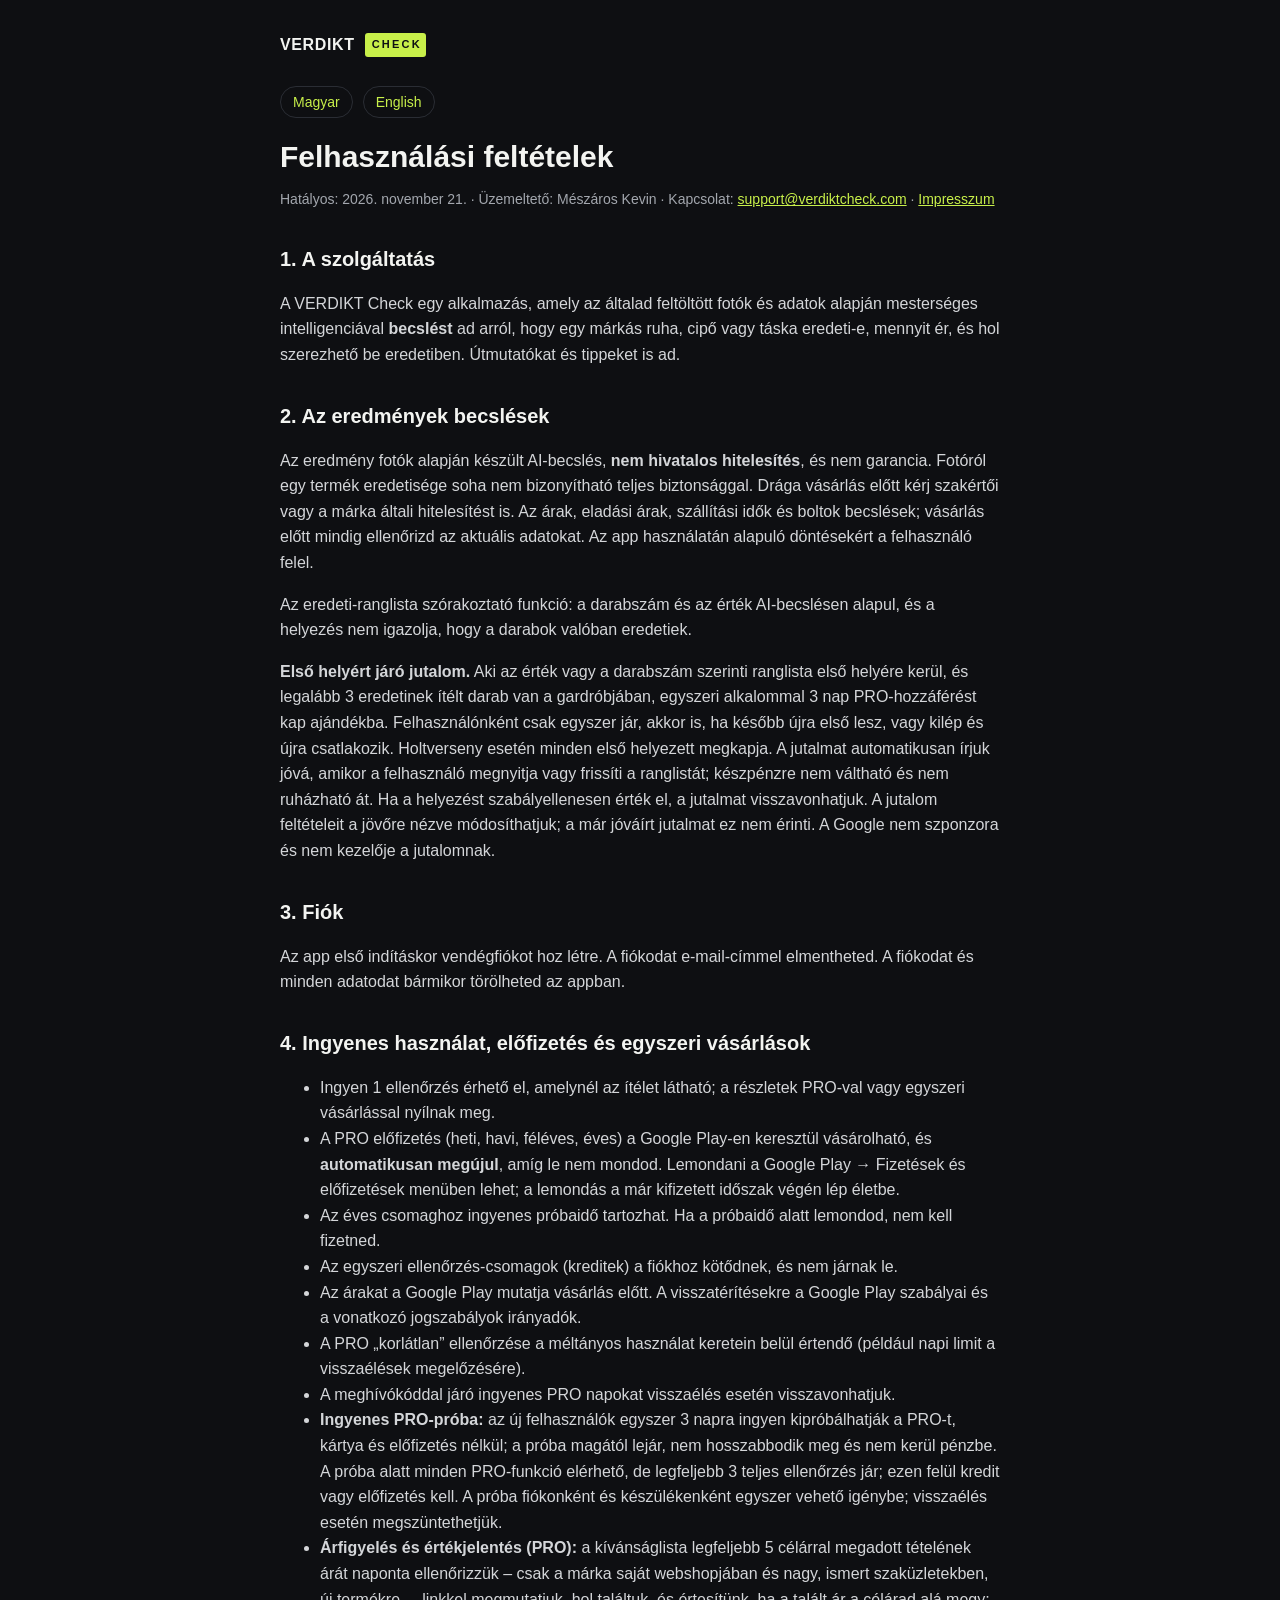
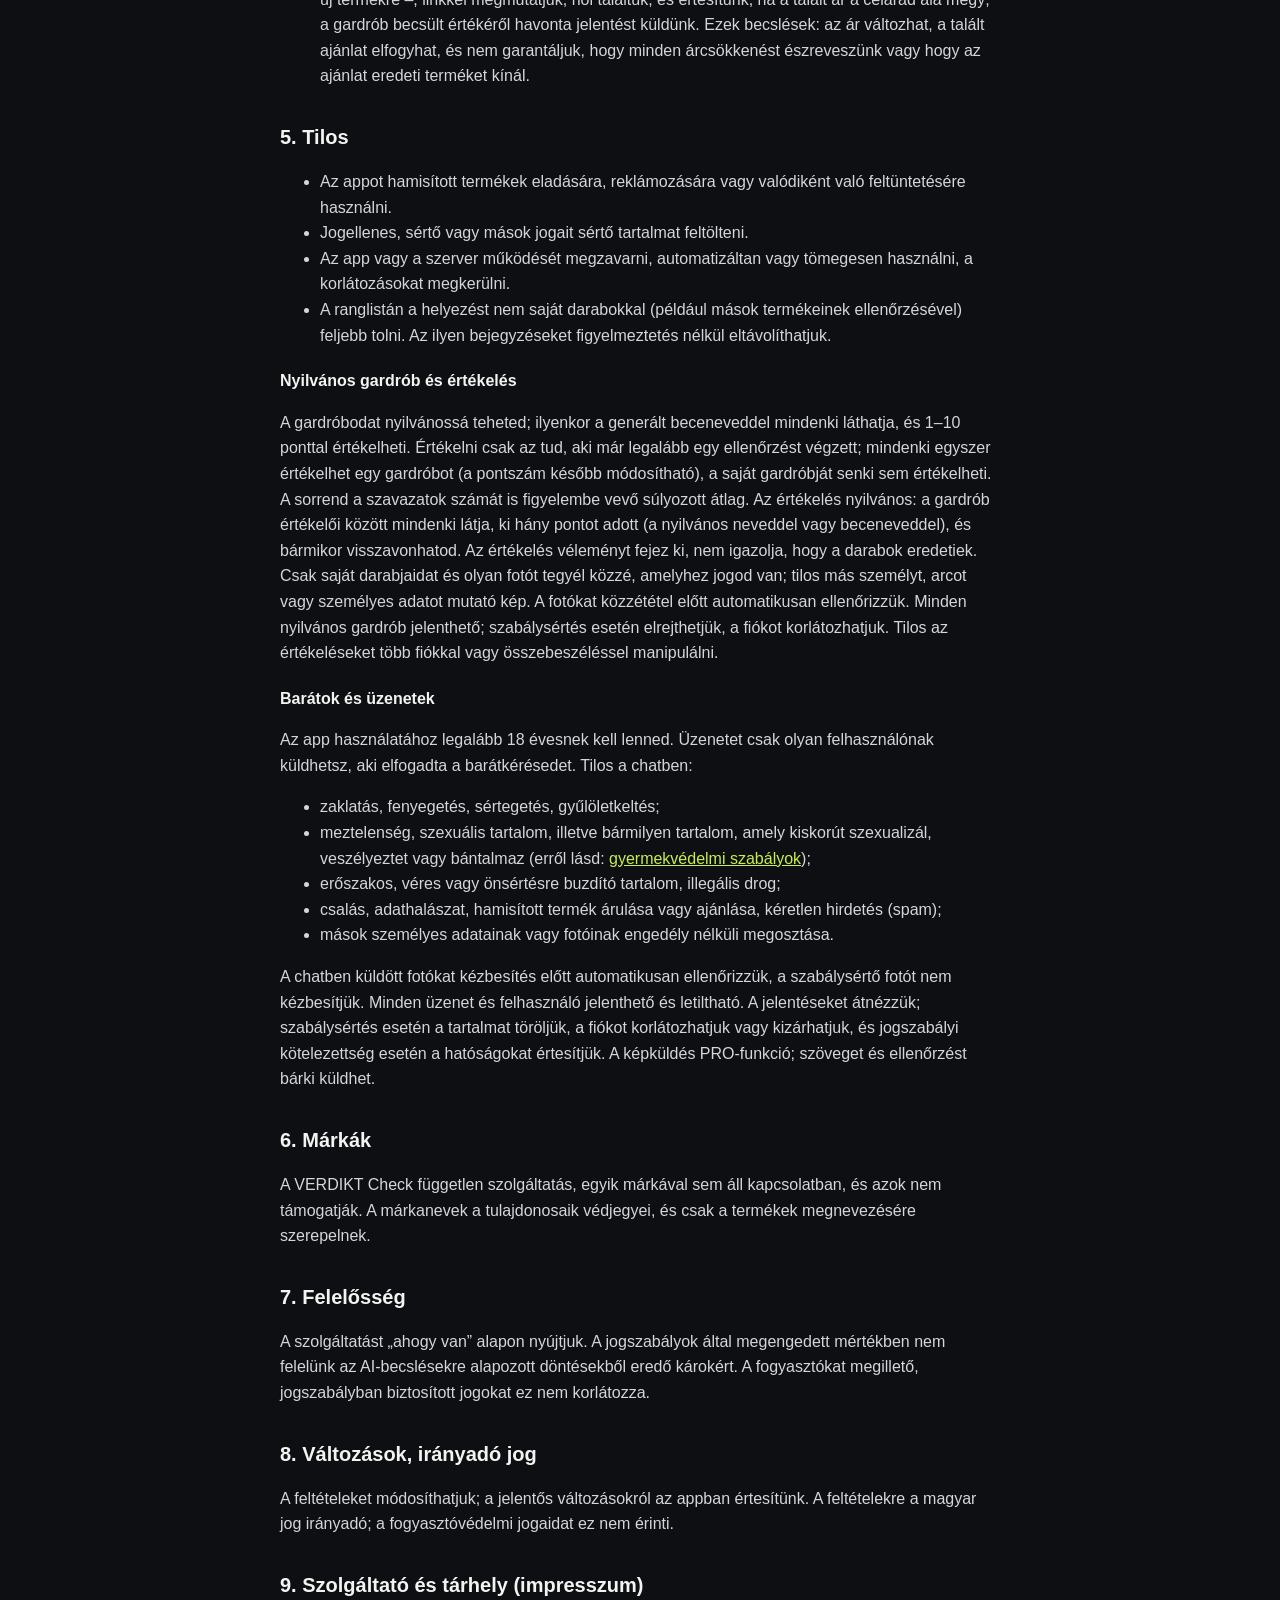
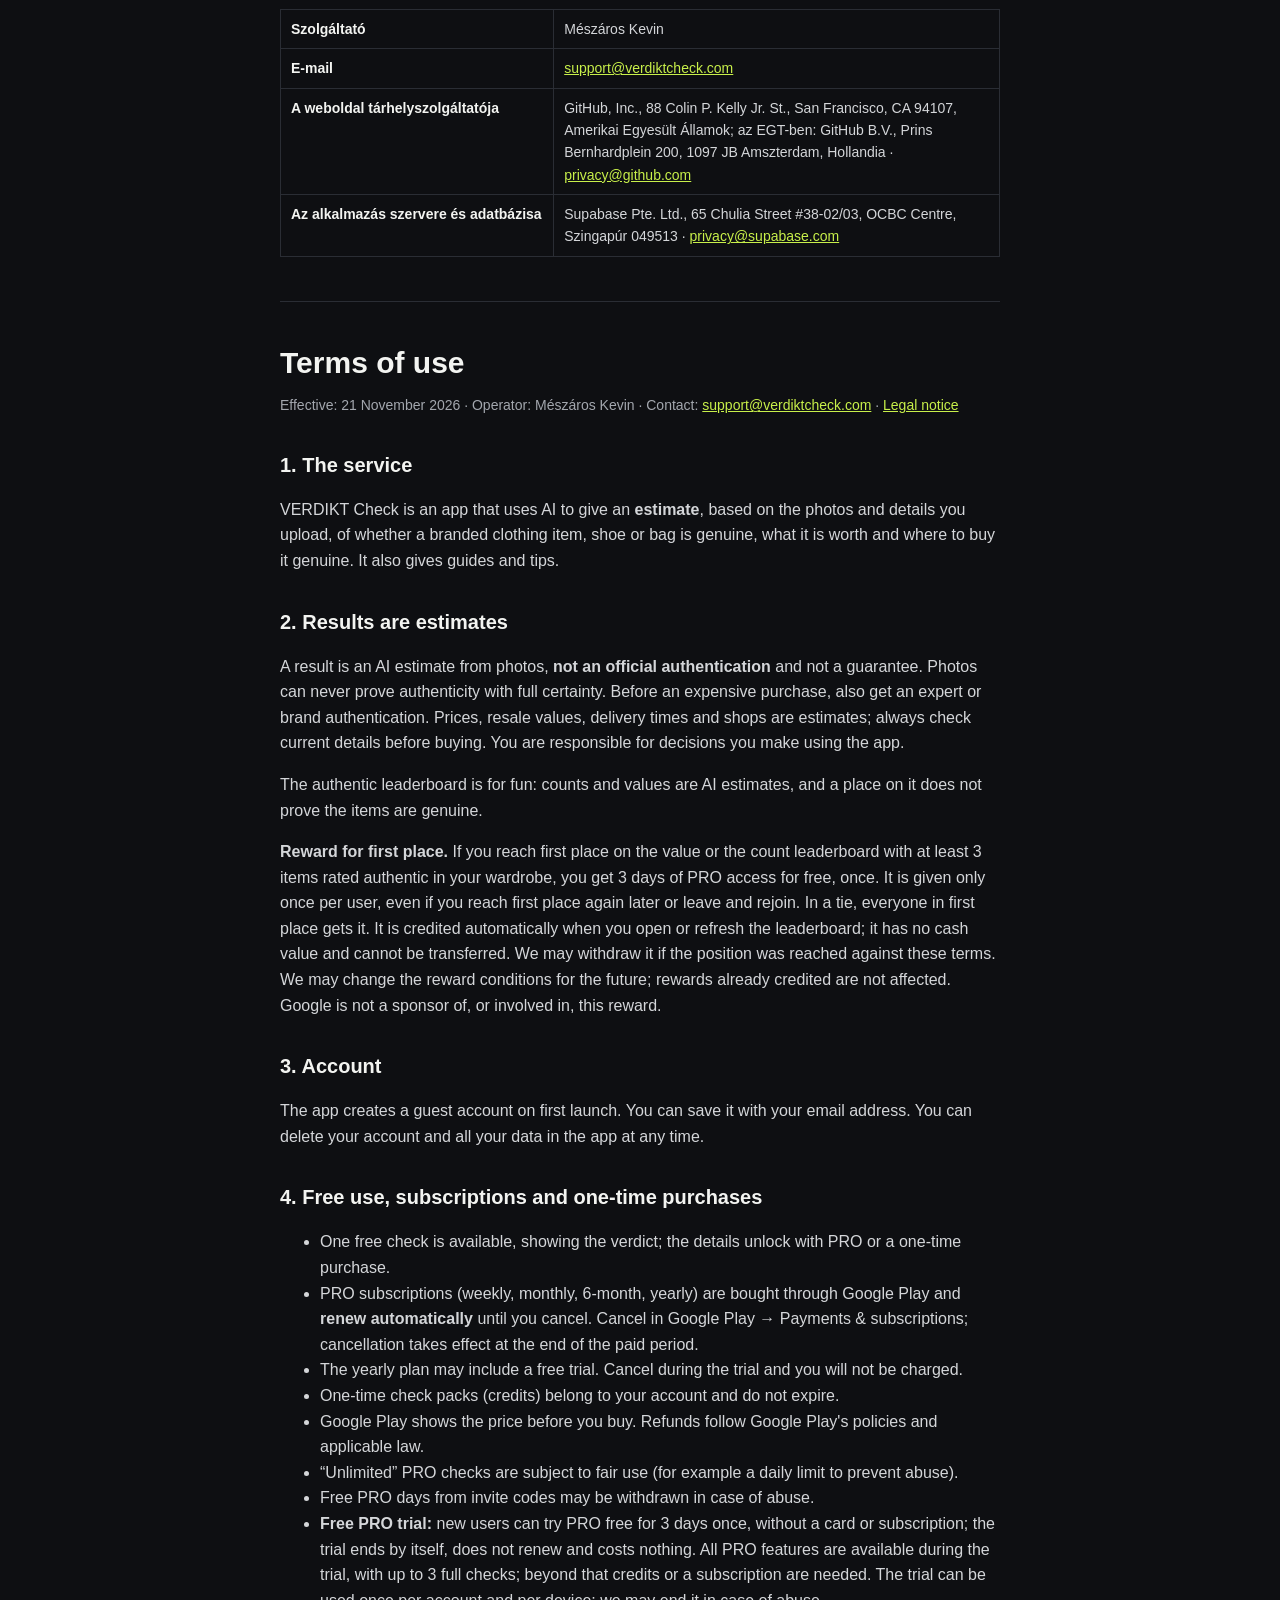
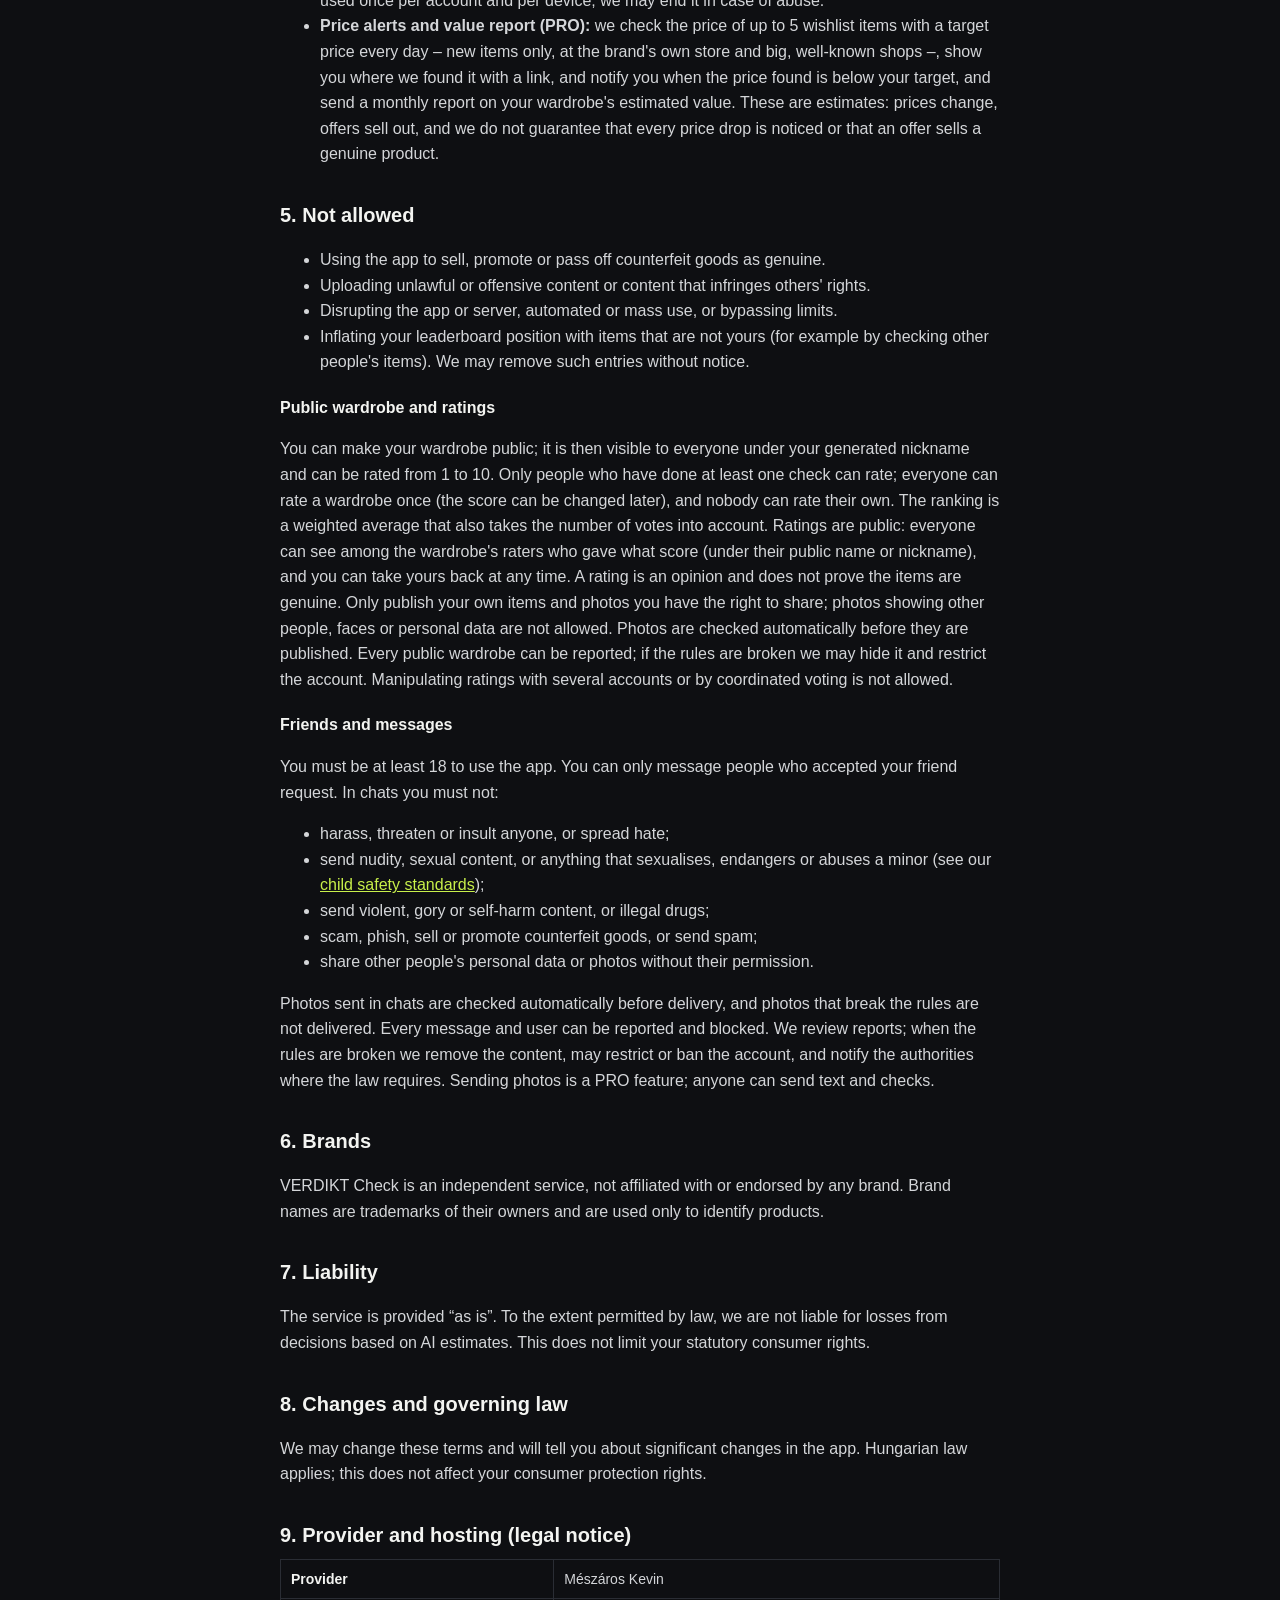
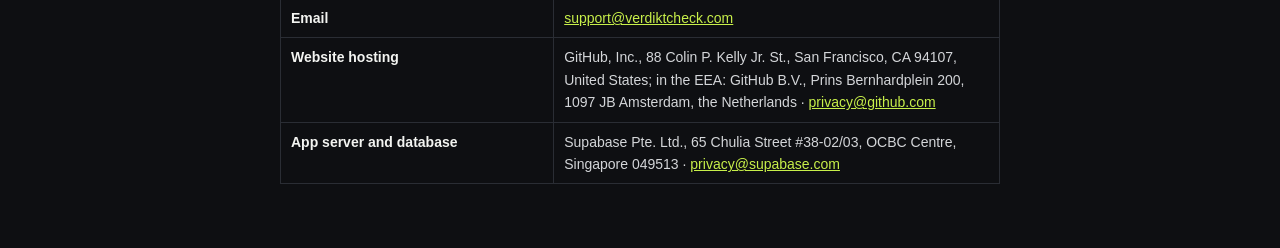
<file: terms.html>
<!doctype html>
<html lang="hu">
<head>
<meta charset="utf-8">
<meta name="viewport" content="width=device-width,initial-scale=1">
<meta name="theme-color" content="#0E0F12">
<meta name="color-scheme" content="dark">
<title>Felhasználási feltételek – VERDIKT Check</title>
<link rel="stylesheet" href="style.css">
<script src="config.js"></script>
</head>
<body>
<main>
<div class="brand">VERDIKT <b>CHECK</b></div>
<div class="lang"><a href="#hu">Magyar</a><a href="#en">English</a></div>

<section id="hu">
<h1>Felhasználási feltételek</h1>
<p class="muted">Hatályos: 2026. november 21. · Üzemeltető: <span data-site="owner"></span> · Kapcsolat: <a data-site="email"></a> · <a href="#impresszum">Impresszum</a></p>

<h2>1. A szolgáltatás</h2>
<p>A VERDIKT Check egy alkalmazás, amely az általad feltöltött fotók és adatok alapján mesterséges intelligenciával <b>becslést</b> ad arról, hogy egy márkás ruha, cipő vagy táska eredeti-e, mennyit ér, és hol szerezhető be eredetiben. Útmutatókat és tippeket is ad.</p>

<h2>2. Az eredmények becslések</h2>
<p>Az eredmény fotók alapján készült AI-becslés, <b>nem hivatalos hitelesítés</b>, és nem garancia. Fotóról egy termék eredetisége soha nem bizonyítható teljes biztonsággal. Drága vásárlás előtt kérj szakértői vagy a márka általi hitelesítést is. Az árak, eladási árak, szállítási idők és boltok becslések; vásárlás előtt mindig ellenőrizd az aktuális adatokat. Az app használatán alapuló döntésekért a felhasználó felel.</p>
<p>Az eredeti-ranglista szórakoztató funkció: a darabszám és az érték AI-becslésen alapul, és a helyezés nem igazolja, hogy a darabok valóban eredetiek.</p>
<p><b>Első helyért járó jutalom.</b> Aki az érték vagy a darabszám szerinti ranglista első helyére kerül, és legalább 3 eredetinek ítélt darab van a gardróbjában, egyszeri alkalommal 3 nap PRO-hozzáférést kap ajándékba. Felhasználónként csak egyszer jár, akkor is, ha később újra első lesz, vagy kilép és újra csatlakozik. Holtverseny esetén minden első helyezett megkapja. A jutalmat automatikusan írjuk jóvá, amikor a felhasználó megnyitja vagy frissíti a ranglistát; készpénzre nem váltható és nem ruházható át. Ha a helyezést szabályellenesen érték el, a jutalmat visszavonhatjuk. A jutalom feltételeit a jövőre nézve módosíthatjuk; a már jóváírt jutalmat ez nem érinti. A Google nem szponzora és nem kezelője a jutalomnak.</p>

<h2>3. Fiók</h2>
<p>Az app első indításkor vendégfiókot hoz létre. A fiókodat e-mail-címmel elmentheted. A fiókodat és minden adatodat bármikor törölheted az appban.</p>

<h2>4. Ingyenes használat, előfizetés és egyszeri vásárlások</h2>
<ul>
<li>Ingyen 1 ellenőrzés érhető el, amelynél az ítélet látható; a részletek PRO-val vagy egyszeri vásárlással nyílnak meg.</li>
<li>A PRO előfizetés (heti, havi, féléves, éves) a Google Play-en keresztül vásárolható, és <b>automatikusan megújul</b>, amíg le nem mondod. Lemondani a Google Play → Fizetések és előfizetések menüben lehet; a lemondás a már kifizetett időszak végén lép életbe.</li>
<li>Az éves csomaghoz ingyenes próbaidő tartozhat. Ha a próbaidő alatt lemondod, nem kell fizetned.</li>
<li>Az egyszeri ellenőrzés-csomagok (kreditek) a fiókhoz kötődnek, és nem járnak le.</li>
<li>Az árakat a Google Play mutatja vásárlás előtt. A visszatérítésekre a Google Play szabályai és a vonatkozó jogszabályok irányadók.</li>
<li>A PRO „korlátlan” ellenőrzése a méltányos használat keretein belül értendő (például napi limit a visszaélések megelőzésére).</li>
<li>A meghívókóddal járó ingyenes PRO napokat visszaélés esetén visszavonhatjuk.</li>
<li><b>Ingyenes PRO-próba:</b> az új felhasználók egyszer 3 napra ingyen kipróbálhatják a PRO-t, kártya és előfizetés nélkül; a próba magától lejár, nem hosszabbodik meg és nem kerül pénzbe. A próba alatt minden PRO-funkció elérhető, de legfeljebb 3 teljes ellenőrzés jár; ezen felül kredit vagy előfizetés kell. A próba fiókonként és készülékenként egyszer vehető igénybe; visszaélés esetén megszüntethetjük.</li>
<li><b>Árfigyelés és értékjelentés (PRO):</b> a kívánságlista legfeljebb 5 célárral megadott tételének árát naponta ellenőrizzük – csak a márka saját webshopjában és nagy, ismert szaküzletekben, új termékre –, linkkel megmutatjuk, hol találtuk, és értesítünk, ha a talált ár a célárad alá megy; a gardrób becsült értékéről havonta jelentést küldünk. Ezek becslések: az ár változhat, a talált ajánlat elfogyhat, és nem garantáljuk, hogy minden árcsökkenést észreveszünk vagy hogy az ajánlat eredeti terméket kínál.</li>
</ul>

<h2>5. Tilos</h2>
<ul>
<li>Az appot hamisított termékek eladására, reklámozására vagy valódiként való feltüntetésére használni.</li>
<li>Jogellenes, sértő vagy mások jogait sértő tartalmat feltölteni.</li>
<li>Az app vagy a szerver működését megzavarni, automatizáltan vagy tömegesen használni, a korlátozásokat megkerülni.</li>
<li>A ranglistán a helyezést nem saját darabokkal (például mások termékeinek ellenőrzésével) feljebb tolni. Az ilyen bejegyzéseket figyelmeztetés nélkül eltávolíthatjuk.</li>
</ul>

<h3>Nyilvános gardrób és értékelés</h3>
<p>A gardróbodat nyilvánossá teheted; ilyenkor a generált beceneveddel mindenki láthatja, és 1–10 ponttal értékelheti. Értékelni csak az tud, aki már legalább egy ellenőrzést végzett; mindenki egyszer értékelhet egy gardróbot (a pontszám később módosítható), a saját gardróbját senki sem értékelheti. A sorrend a szavazatok számát is figyelembe vevő súlyozott átlag. Az értékelés nyilvános: a gardrób értékelői között mindenki látja, ki hány pontot adott (a nyilvános neveddel vagy beceneveddel), és bármikor visszavonhatod. Az értékelés véleményt fejez ki, nem igazolja, hogy a darabok eredetiek. Csak saját darabjaidat és olyan fotót tegyél közzé, amelyhez jogod van; tilos más személyt, arcot vagy személyes adatot mutató kép. A fotókat közzététel előtt automatikusan ellenőrizzük. Minden nyilvános gardrób jelenthető; szabálysértés esetén elrejthetjük, a fiókot korlátozhatjuk. Tilos az értékeléseket több fiókkal vagy összebeszéléssel manipulálni.</p>

<h3>Barátok és üzenetek</h3>
<p>Az app használatához legalább 18 évesnek kell lenned. Üzenetet csak olyan felhasználónak küldhetsz, aki elfogadta a barátkérésedet. Tilos a chatben:</p>
<ul>
<li>zaklatás, fenyegetés, sértegetés, gyűlöletkeltés;</li>
<li>meztelenség, szexuális tartalom, illetve bármilyen tartalom, amely kiskorút szexualizál, veszélyeztet vagy bántalmaz (erről lásd: <a href="child-safety.html">gyermekvédelmi szabályok</a>);</li>
<li>erőszakos, véres vagy önsértésre buzdító tartalom, illegális drog;</li>
<li>csalás, adathalászat, hamisított termék árulása vagy ajánlása, kéretlen hirdetés (spam);</li>
<li>mások személyes adatainak vagy fotóinak engedély nélküli megosztása.</li>
</ul>
<p>A chatben küldött fotókat kézbesítés előtt automatikusan ellenőrizzük, a szabálysértő fotót nem kézbesítjük. Minden üzenet és felhasználó jelenthető és letiltható. A jelentéseket átnézzük; szabálysértés esetén a tartalmat töröljük, a fiókot korlátozhatjuk vagy kizárhatjuk, és jogszabályi kötelezettség esetén a hatóságokat értesítjük. A képküldés PRO-funkció; szöveget és ellenőrzést bárki küldhet.</p>

<h2>6. Márkák</h2>
<p>A VERDIKT Check független szolgáltatás, egyik márkával sem áll kapcsolatban, és azok nem támogatják. A márkanevek a tulajdonosaik védjegyei, és csak a termékek megnevezésére szerepelnek.</p>

<h2>7. Felelősség</h2>
<p>A szolgáltatást „ahogy van” alapon nyújtjuk. A jogszabályok által megengedett mértékben nem felelünk az AI-becslésekre alapozott döntésekből eredő károkért. A fogyasztókat megillető, jogszabályban biztosított jogokat ez nem korlátozza.</p>

<h2>8. Változások, irányadó jog</h2>
<p>A feltételeket módosíthatjuk; a jelentős változásokról az appban értesítünk. A feltételekre a magyar jog irányadó; a fogyasztóvédelmi jogaidat ez nem érinti.</p>

<h2 id="impresszum">9. Szolgáltató és tárhely (impresszum)</h2>
<table class="imp">
<tr><th>Szolgáltató</th><td><span data-site="owner"></span></td></tr>
<tr hidden data-site-row="address"><th>Cím</th><td><span data-site="address"></span></td></tr>
<tr hidden data-site-row="regNumber"><th>Nyilvántartási szám</th><td><span data-site="regNumber"></span></td></tr>
<tr hidden data-site-row="taxNumber"><th>Adószám</th><td><span data-site="taxNumber"></span></td></tr>
<tr><th>E-mail</th><td><a data-site="email"></a></td></tr>
<tr><th>A weboldal tárhelyszolgáltatója</th><td>GitHub, Inc., 88 Colin P. Kelly Jr. St., San Francisco, CA 94107, Amerikai Egyesült Államok; az EGT-ben: GitHub B.V., Prins Bernhardplein 200, 1097 JB Amszterdam, Hollandia · <a href="mailto:privacy@github.com">privacy@github.com</a></td></tr>
<tr><th>Az alkalmazás szervere és adatbázisa</th><td>Supabase Pte. Ltd., 65 Chulia Street #38-02/03, OCBC Centre, Szingapúr 049513 · <a href="mailto:privacy@supabase.com">privacy@supabase.com</a></td></tr>
</table>
</section>

<hr>

<section id="en" lang="en">
<h1>Terms of use</h1>
<p class="muted">Effective: 21 November 2026 · Operator: <span data-site="owner"></span> · Contact: <a data-site="email"></a> · <a href="#legal-notice">Legal notice</a></p>

<h2>1. The service</h2>
<p>VERDIKT Check is an app that uses AI to give an <b>estimate</b>, based on the photos and details you upload, of whether a branded clothing item, shoe or bag is genuine, what it is worth and where to buy it genuine. It also gives guides and tips.</p>

<h2>2. Results are estimates</h2>
<p>A result is an AI estimate from photos, <b>not an official authentication</b> and not a guarantee. Photos can never prove authenticity with full certainty. Before an expensive purchase, also get an expert or brand authentication. Prices, resale values, delivery times and shops are estimates; always check current details before buying. You are responsible for decisions you make using the app.</p>
<p>The authentic leaderboard is for fun: counts and values are AI estimates, and a place on it does not prove the items are genuine.</p>
<p><b>Reward for first place.</b> If you reach first place on the value or the count leaderboard with at least 3 items rated authentic in your wardrobe, you get 3 days of PRO access for free, once. It is given only once per user, even if you reach first place again later or leave and rejoin. In a tie, everyone in first place gets it. It is credited automatically when you open or refresh the leaderboard; it has no cash value and cannot be transferred. We may withdraw it if the position was reached against these terms. We may change the reward conditions for the future; rewards already credited are not affected. Google is not a sponsor of, or involved in, this reward.</p>

<h2>3. Account</h2>
<p>The app creates a guest account on first launch. You can save it with your email address. You can delete your account and all your data in the app at any time.</p>

<h2>4. Free use, subscriptions and one-time purchases</h2>
<ul>
<li>One free check is available, showing the verdict; the details unlock with PRO or a one-time purchase.</li>
<li>PRO subscriptions (weekly, monthly, 6-month, yearly) are bought through Google Play and <b>renew automatically</b> until you cancel. Cancel in Google Play → Payments &amp; subscriptions; cancellation takes effect at the end of the paid period.</li>
<li>The yearly plan may include a free trial. Cancel during the trial and you will not be charged.</li>
<li>One-time check packs (credits) belong to your account and do not expire.</li>
<li>Google Play shows the price before you buy. Refunds follow Google Play's policies and applicable law.</li>
<li>“Unlimited” PRO checks are subject to fair use (for example a daily limit to prevent abuse).</li>
<li>Free PRO days from invite codes may be withdrawn in case of abuse.</li>
<li><b>Free PRO trial:</b> new users can try PRO free for 3 days once, without a card or subscription; the trial ends by itself, does not renew and costs nothing. All PRO features are available during the trial, with up to 3 full checks; beyond that credits or a subscription are needed. The trial can be used once per account and per device; we may end it in case of abuse.</li>
<li><b>Price alerts and value report (PRO):</b> we check the price of up to 5 wishlist items with a target price every day – new items only, at the brand's own store and big, well-known shops –, show you where we found it with a link, and notify you when the price found is below your target, and send a monthly report on your wardrobe's estimated value. These are estimates: prices change, offers sell out, and we do not guarantee that every price drop is noticed or that an offer sells a genuine product.</li>
</ul>

<h2>5. Not allowed</h2>
<ul>
<li>Using the app to sell, promote or pass off counterfeit goods as genuine.</li>
<li>Uploading unlawful or offensive content or content that infringes others' rights.</li>
<li>Disrupting the app or server, automated or mass use, or bypassing limits.</li>
<li>Inflating your leaderboard position with items that are not yours (for example by checking other people's items). We may remove such entries without notice.</li>
</ul>

<h3>Public wardrobe and ratings</h3>
<p>You can make your wardrobe public; it is then visible to everyone under your generated nickname and can be rated from 1 to 10. Only people who have done at least one check can rate; everyone can rate a wardrobe once (the score can be changed later), and nobody can rate their own. The ranking is a weighted average that also takes the number of votes into account. Ratings are public: everyone can see among the wardrobe's raters who gave what score (under their public name or nickname), and you can take yours back at any time. A rating is an opinion and does not prove the items are genuine. Only publish your own items and photos you have the right to share; photos showing other people, faces or personal data are not allowed. Photos are checked automatically before they are published. Every public wardrobe can be reported; if the rules are broken we may hide it and restrict the account. Manipulating ratings with several accounts or by coordinated voting is not allowed.</p>

<h3>Friends and messages</h3>
<p>You must be at least 18 to use the app. You can only message people who accepted your friend request. In chats you must not:</p>
<ul>
<li>harass, threaten or insult anyone, or spread hate;</li>
<li>send nudity, sexual content, or anything that sexualises, endangers or abuses a minor (see our <a href="child-safety.html">child safety standards</a>);</li>
<li>send violent, gory or self-harm content, or illegal drugs;</li>
<li>scam, phish, sell or promote counterfeit goods, or send spam;</li>
<li>share other people's personal data or photos without their permission.</li>
</ul>
<p>Photos sent in chats are checked automatically before delivery, and photos that break the rules are not delivered. Every message and user can be reported and blocked. We review reports; when the rules are broken we remove the content, may restrict or ban the account, and notify the authorities where the law requires. Sending photos is a PRO feature; anyone can send text and checks.</p>

<h2>6. Brands</h2>
<p>VERDIKT Check is an independent service, not affiliated with or endorsed by any brand. Brand names are trademarks of their owners and are used only to identify products.</p>

<h2>7. Liability</h2>
<p>The service is provided “as is”. To the extent permitted by law, we are not liable for losses from decisions based on AI estimates. This does not limit your statutory consumer rights.</p>

<h2>8. Changes and governing law</h2>
<p>We may change these terms and will tell you about significant changes in the app. Hungarian law applies; this does not affect your consumer protection rights.</p>

<h2 id="legal-notice">9. Provider and hosting (legal notice)</h2>
<table class="imp">
<tr><th>Provider</th><td><span data-site="owner"></span></td></tr>
<tr hidden data-site-row="address"><th>Address</th><td><span data-site="address"></span></td></tr>
<tr hidden data-site-row="regNumber"><th>Registration number</th><td><span data-site="regNumber"></span></td></tr>
<tr hidden data-site-row="taxNumber"><th>Tax number</th><td><span data-site="taxNumber"></span></td></tr>
<tr><th>Email</th><td><a data-site="email"></a></td></tr>
<tr><th>Website hosting</th><td>GitHub, Inc., 88 Colin P. Kelly Jr. St., San Francisco, CA 94107, United States; in the EEA: GitHub B.V., Prins Bernhardplein 200, 1097 JB Amsterdam, the Netherlands · <a href="mailto:privacy@github.com">privacy@github.com</a></td></tr>
<tr><th>App server and database</th><td>Supabase Pte. Ltd., 65 Chulia Street #38-02/03, OCBC Centre, Singapore 049513 · <a href="mailto:privacy@supabase.com">privacy@supabase.com</a></td></tr>
</table>
</section>
</main>
</body>
</html>
</file>
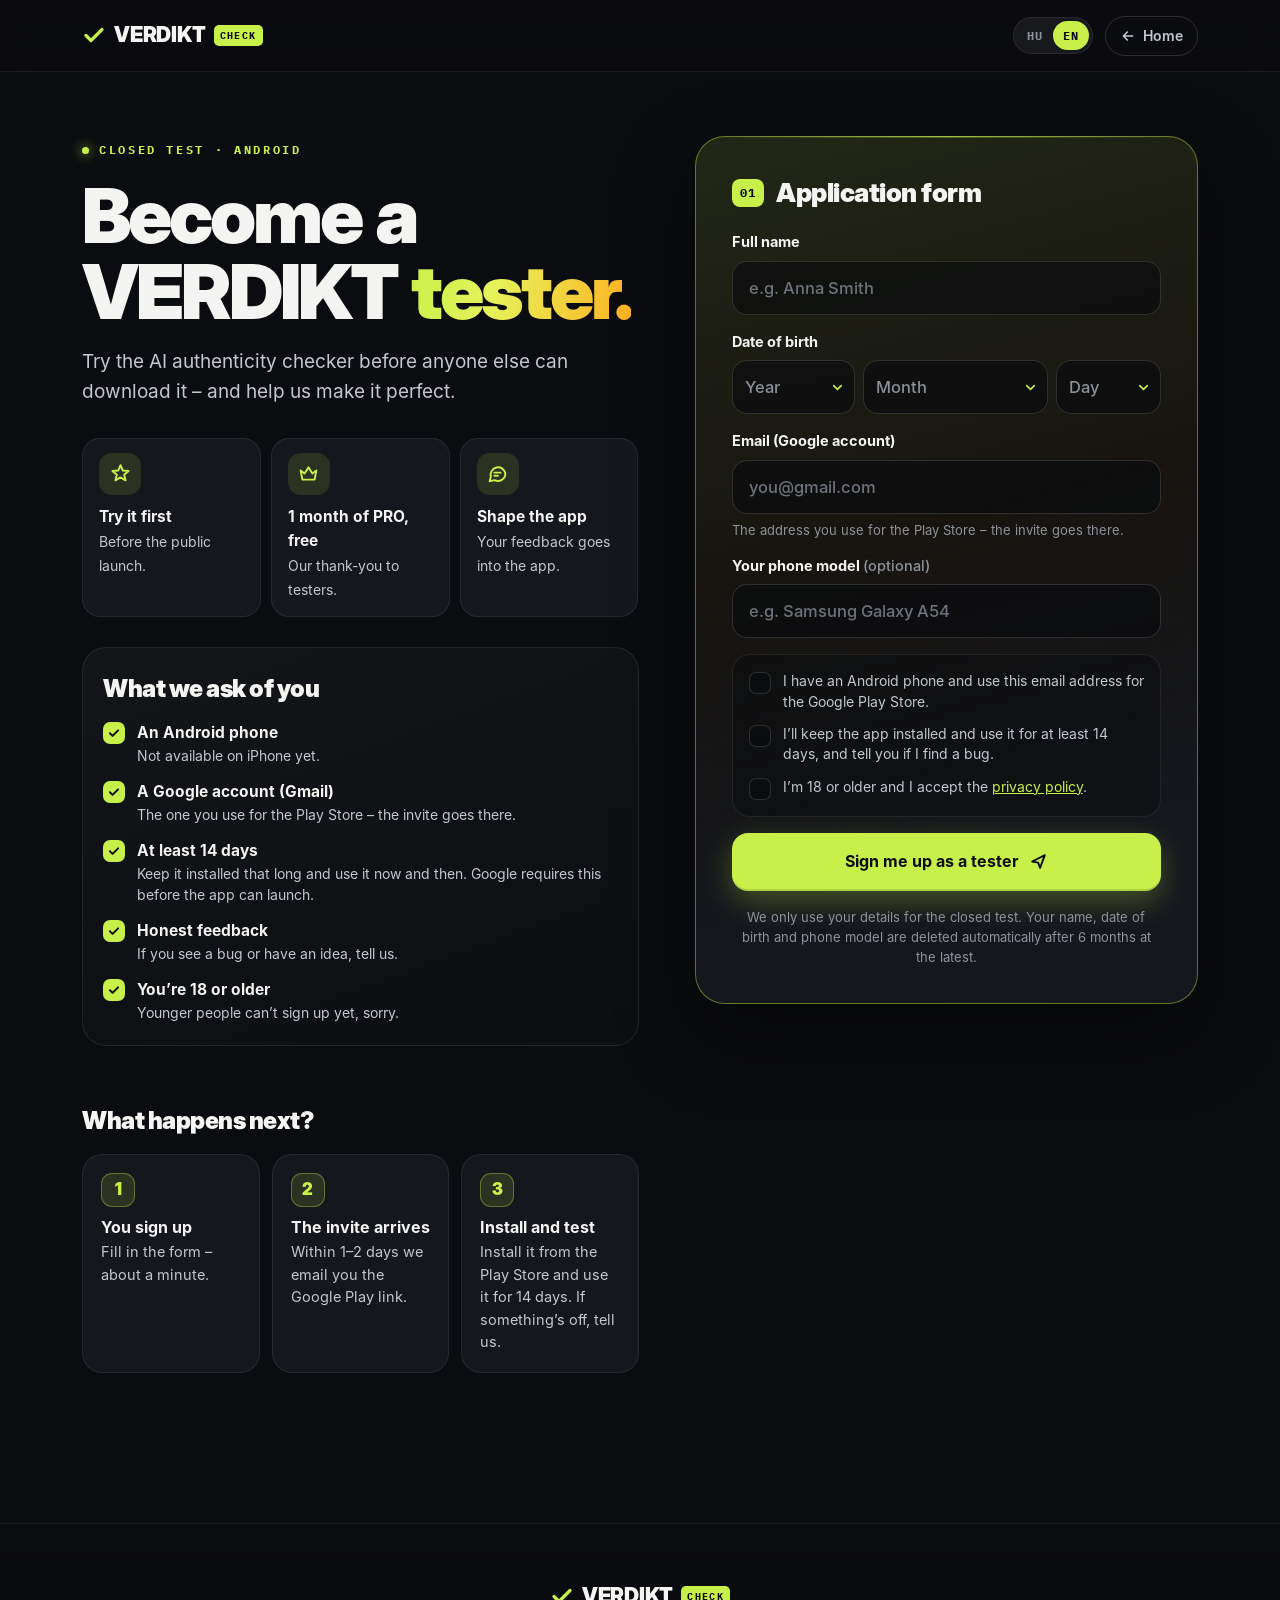
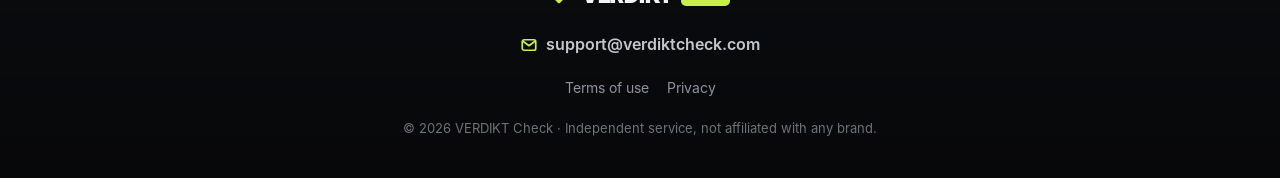
<file: tesztelo.html>
<!doctype html>
<html lang="hu">
<head>
<meta charset="utf-8">
<meta name="viewport" content="width=device-width,initial-scale=1,viewport-fit=cover">
<title>Tesztelő-jelentkezés – VERDIKT Check</title>
<meta name="description" content="Legyél a VERDIKT Check tesztelője: próbáld ki elsőként az AI-alapú eredetiség-ellenőrzőt Androidon, még a megjelenés előtt.">
<meta name="theme-color" content="#0B0C0F">
<meta name="color-scheme" content="dark">
<link rel="canonical" href="https://verdiktcheck.com/tesztelo.html">
<meta property="og:type" content="website">
<meta property="og:url" content="https://verdiktcheck.com/tesztelo.html">
<meta property="og:title" content="Legyél VERDIKT tesztelő">
<meta property="og:description" content="Próbáld ki elsőként az AI-alapú eredetiség-ellenőrzőt Androidon, még a megjelenés előtt.">
<meta property="og:image" content="https://verdiktcheck.com/img/og.png">
<meta name="twitter:card" content="summary_large_image">
<link rel="icon" type="image/png" sizes="32x32" href="img/favicon-32.png">
<link rel="apple-touch-icon" href="img/apple-touch-icon.png">
<link rel="preload" href="fonts/interdisplay-900.woff" as="font" type="font/woff" crossorigin>
<link rel="preload" href="fonts/inter-400.woff" as="font" type="font/woff" crossorigin>
<link rel="stylesheet" href="assets/site.css">
<script src="config.js"></script>
</head>
<body class="tpage">
<div class="bg" aria-hidden="true"></div>

<header class="hdr solid" id="hdr">
  <div class="wrap">
    <a class="logo" href="index.html" aria-label="VERDIKT Check">
      <svg viewBox="0 0 24 24" fill="none" stroke="#C8F04A" stroke-width="3.2" stroke-linecap="round" stroke-linejoin="round" aria-hidden="true"><path d="M4 12.5l5 5L20 6.5"/></svg>
      <b>VERDIKT</b><i>CHECK</i>
    </a>
    <div class="lang" role="group" aria-label="Nyelv / Language">
      <button type="button" data-lang="hu" aria-pressed="true">HU</button>
      <button type="button" data-lang="en" aria-pressed="false">EN</button>
    </div>
    <a class="tp-home" href="index.html"><svg viewBox="0 0 24 24" fill="none" stroke="currentColor" stroke-width="2.4" stroke-linecap="round" stroke-linejoin="round" aria-hidden="true"><path d="M19 12H5M11 6l-6 6 6 6"/></svg><span data-i18n="home">Főoldal</span></a>
  </div>
</header>

<main>
<section class="tp">
  <div class="wrap tp-grid">

    <!-- intro: what you get and what we ask -->
    <div class="tp-intro">
      <span class="kicker" data-i18n="kicker">Zárt teszt · Android</span>
      <h1 class="tp-h"><span data-i18n="h1a">Legyél VERDIKT</span> <span class="grad" data-i18n="h1b">tesztelő.</span></h1>
      <p class="lead" data-i18n="lead">Próbáld ki elsőként az AI-alapú eredetiség-ellenőrzőt, még mielőtt bárki más letölthetné – és segíts, hogy tökéletes legyen.</p>
      <a class="btn btn-lime tp-jump" href="#lap"><span data-i18n="jump">Kitöltöm a lapot</span><svg viewBox="0 0 24 24" fill="none" stroke="currentColor" stroke-width="2.6" stroke-linecap="round" stroke-linejoin="round" aria-hidden="true"><path d="M12 5v14M6 13l6 6 6-6"/></svg></a>

      <div class="tp-perks">
        <div class="perk"><i><svg viewBox="0 0 24 24" fill="none" stroke="currentColor" stroke-width="2.2" stroke-linecap="round" stroke-linejoin="round" aria-hidden="true"><path d="M12 2.5l2.6 6.1 6.6.5-5 4.3 1.6 6.4L12 16.4l-5.8 3.4 1.6-6.4-5-4.3 6.6-.5z"/></svg></i><div><b data-i18n="p1t">Elsőként próbálod ki</b><span data-i18n="p1">Hetekkel a megjelenés előtt.</span></div></div>
        <div class="perk"><i><svg viewBox="0 0 24 24" fill="none" stroke="currentColor" stroke-width="2.2" stroke-linecap="round" stroke-linejoin="round" aria-hidden="true"><path d="M3 8.5l4.5 3.5L12 5l4.5 7L21 8.5 19 19H5z"/></svg></i><div><b data-i18n="p2t">1 hónap PRO ajándékba</b><span data-i18n="p2">A tesztelők köszönetként kapják.</span></div></div>
        <div class="perk"><i><svg viewBox="0 0 24 24" fill="none" stroke="currentColor" stroke-width="2.2" stroke-linecap="round" stroke-linejoin="round" aria-hidden="true"><path d="M21 12a8.5 8.5 0 0 1-12.4 7.6L3 21l1.4-5.4A8.5 8.5 0 1 1 21 12z"/><path d="M8.5 11h7M8.5 14.5h4"/></svg></i><div><b data-i18n="p3t">Te is alakítod</b><span data-i18n="p3">A visszajelzésed bekerül az appba.</span></div></div>
      </div>

      <div class="tp-req">
        <h2 data-i18n="req_t">Mit kérünk tőled?</h2>
        <ul>
          <li><b data-i18n="r1t">Androidos telefon</b><span data-i18n="r1">iPhone-on egyelőre nem érhető el.</span></li>
          <li><b data-i18n="r2t">Google-fiók (Gmail)</b><span data-i18n="r2">Amivel a Play Áruházba belépsz – erre küldjük a meghívót.</span></li>
          <li><b data-i18n="r3t">Legalább 14 nap</b><span data-i18n="r3">Ennyi ideig tartsd telepítve, és néha használd. Ez a Google feltétele ahhoz, hogy az app megjelenhessen.</span></li>
          <li><b data-i18n="r4t">Őszinte visszajelzés</b><span data-i18n="r4">Ha hibát látsz vagy ötleted van, szólj nekünk.</span></li>
          <li><b data-i18n="r5t">Elmúltál 18 éves</b><span data-i18n="r5">Fiatalabbak sajnos még nem jelentkezhetnek.</span></li>
        </ul>
      </div>
    </div>

    <!-- the form -->
    <div class="tp-card" id="lap">
      <form class="su tf" id="tf" novalidate>
        <div class="tf-head"><span class="tf-n">01</span><h2 data-i18n="form_t">Jelentkezési lap</h2></div>

        <label class="fld"><span data-i18n="f_name">Teljes név</span>
          <input id="tf-name" name="name" type="text" autocomplete="name" maxlength="80" placeholder="pl. Kovács Anna" data-i18n-ph="ph_name"></label>

        <div class="fld"><span id="tf-bl" data-i18n="f_birth">Születési dátum</span>
          <div class="dob" role="group" aria-labelledby="tf-bl">
            <select id="tf-y" aria-label="Év"><option value="" data-i18n="y">Év</option></select>
            <select id="tf-m" aria-label="Hónap"><option value="" data-i18n="m">Hónap</option></select>
            <select id="tf-d" aria-label="Nap"><option value="" data-i18n="d">Nap</option></select>
          </div>
          <em class="age" id="tf-age" hidden></em>
        </div>

        <label class="fld"><span data-i18n="f_email">E-mail-cím (Google-fiók)</span>
          <input id="tf-email" name="email" type="email" autocomplete="email" inputmode="email" maxlength="254" placeholder="pelda@gmail.com" data-i18n-ph="ph_email">
          <small data-i18n="h_email">Ezzel a címmel lépsz be a Play Áruházba – erre jön a meghívó.</small></label>

        <label class="fld"><span><span data-i18n="f_phone">Telefonod típusa</span> <i data-i18n="opt">(nem kötelező)</i></span>
          <input id="tf-phone" name="phone" type="text" maxlength="60" placeholder="pl. Samsung Galaxy A54" data-i18n-ph="ph_phone"></label>

        <input class="hp" type="text" name="company" tabindex="-1" autocomplete="off" aria-hidden="true">

        <div class="tf-checks">
          <label class="ok"><input type="checkbox" id="tf-c1"><span data-i18n="c1">Androidos telefonom van, és ezzel az e-mail-címmel lépek be a Google Play Áruházba.</span></label>
          <label class="ok"><input type="checkbox" id="tf-c2"><span data-i18n="c2">Vállalom, hogy legalább 14 napig telepítve tartom és használom az appot, és jelzem, ha hibát találok.</span></label>
          <label class="ok"><input type="checkbox" id="tf-c3"><span data-i18n-html="c3">Elmúltam 18 éves, és elfogadom az <a href="privacy.html" target="_blank" rel="noopener">adatkezelési tájékoztatót</a>.</span></label>
        </div>

        <p class="msg" id="tf-msg" role="status" aria-live="polite"></p>
        <button class="btn btn-lime" type="submit" id="tf-btn"><span data-i18n="send">Jelentkezem tesztelőnek</span><svg viewBox="0 0 24 24" fill="none" stroke="currentColor" stroke-width="2.4" stroke-linecap="round" stroke-linejoin="round" aria-hidden="true"><path d="M4 12l16-8-6 16-2.5-6.5z"/></svg></button>
        <p class="fine" data-i18n="fine">Az adataidat csak a zárt teszthez használjuk. A nevedet, születési dátumodat és a telefonod típusát legfeljebb 6 hónap után automatikusan töröljük.</p>
      </form>

      <div class="tf-done" id="tf-done" hidden>
        <img src="img/verdi-wink.webp" alt="" width="360" height="227">
        <b id="tf-done-t">Megvagy!</b>
        <p id="tf-done-p"></p>
        <a class="btn btn-ghost" href="index.html" data-i18n="back">Vissza a főoldalra</a>
      </div>

      <div class="tf-closed" id="tf-closed" hidden>
        <div class="bell" aria-hidden="true"><svg viewBox="0 0 24 24" fill="none" stroke="currentColor" stroke-width="2.4" stroke-linecap="round" stroke-linejoin="round"><path d="M9 3h6M10 3v6.5L4.8 18.2A1.9 1.9 0 0 0 6.4 21h11.2a1.9 1.9 0 0 0 1.6-2.8L14 9.5V3"/><path d="M7.5 15h9"/></svg></div>
        <b data-i18n="cl_t">A jelentkezés hamarosan nyílik</b>
        <p data-i18n="cl_p">A zárt teszt nemsokára indul. Kérj értesítést a főoldalon, és szólunk, amint jelentkezhetsz.</p>
        <form class="su hsu nsu" id="csu" novalidate><div class="hsu-row"><label class="sr" for="csu-email" data-i18n="b_label">E-mail-cím</label><input id="csu-email" type="email" name="email" autocomplete="email" inputmode="email" maxlength="254" placeholder="E-mail-címed" data-i18n-ph="h_ph"><button class="btn btn-lime" type="submit" id="csu-btn"><svg viewBox="0 0 24 24" fill="none" stroke="currentColor" stroke-width="2.4" stroke-linecap="round" stroke-linejoin="round" aria-hidden="true"><path d="M6 16.5V11a6 6 0 1 1 12 0v5.5l1.5 2h-15z"/><path d="M10 20.5a2.2 2.2 0 0 0 4 0"/></svg><span data-i18n="h_btn">Értesíts</span></button></div><input class="hp" type="text" name="company" tabindex="-1" autocomplete="off" aria-hidden="true"><label class="ok"><input type="checkbox" id="csu-ok"><span data-i18n-html="b_ok">Elmúltam 16 éves, és elfogadom az <a href="privacy.html" target="_blank" rel="noopener">adatkezelési tájékoztatót</a>.</span></label><p class="msg" id="csu-msg" role="status" aria-live="polite"></p></form><p class="hsu-done" id="csu-done" hidden><svg viewBox="0 0 24 24" fill="none" stroke="currentColor" stroke-width="3" stroke-linecap="round" stroke-linejoin="round" aria-hidden="true"><path d="M5 12.5l4.5 4.5L19 7.5"/></svg><span data-i18n="cl_done">Feliratkoztál! Szólunk, amint jelentkezhetsz.</span></p>
      </div>
    </div>

    <!-- what happens next -->
    <div class="tp-steps">
      <h2 data-i18n="st_t">Mi történik ezután?</h2>
      <ol>
        <li><span>1</span><b data-i18n="s1t">Jelentkezel</b><p data-i18n="s1">Kitöltöd a lapot – kb. egy perc.</p></li>
        <li><span>2</span><b data-i18n="s2t">Megjön a meghívó</b><p data-i18n="s2">Amikor indul a zárt teszt, e-mailben küldjük a linket a Google Play-hez.</p></li>
        <li><span>3</span><b data-i18n="s3t">Letöltöd és tesztelsz</b><p data-i18n="s3">A Play Áruházból telepíted, és 14 napig használod. Ha valami nem stimmel, szólsz.</p></li>
      </ol>
    </div>

  </div>
</section>
</main>

<footer class="foot">
  <div class="wrap">
    <a class="logo" href="index.html" aria-label="VERDIKT Check" style="margin:0">
      <svg viewBox="0 0 24 24" fill="none" stroke="#C8F04A" stroke-width="3.2" stroke-linecap="round" stroke-linejoin="round" aria-hidden="true"><path d="M4 12.5l5 5L20 6.5"/></svg>
      <b>VERDIKT</b><i>CHECK</i>
    </a>
    <a class="mail" data-mail href="mailto:support@verdiktcheck.com"><svg viewBox="0 0 24 24" fill="none" stroke="currentColor" stroke-width="2.2" stroke-linecap="round" stroke-linejoin="round" aria-hidden="true"><rect x="3" y="5" width="18" height="14" rx="2.5"/><path d="M4 7l8 6 8-6"/></svg><span>support@verdiktcheck.com</span></a>
    <nav class="links" aria-label="Jogi információk">
      <a href="terms.html" data-i18n="l_terms">Felhasználási feltételek</a>
      <a href="privacy.html" data-i18n="l_privacy">Adatvédelem</a>
    </nav>
    <p class="copy"><span>© 2026 VERDIKT Check · </span><span data-i18n="indep">Független szolgáltatás, egyik márkával sem áll kapcsolatban.</span></p>
  </div>
</footer>

<script src="assets/tester.js"></script>
</body>
</html>
</file>
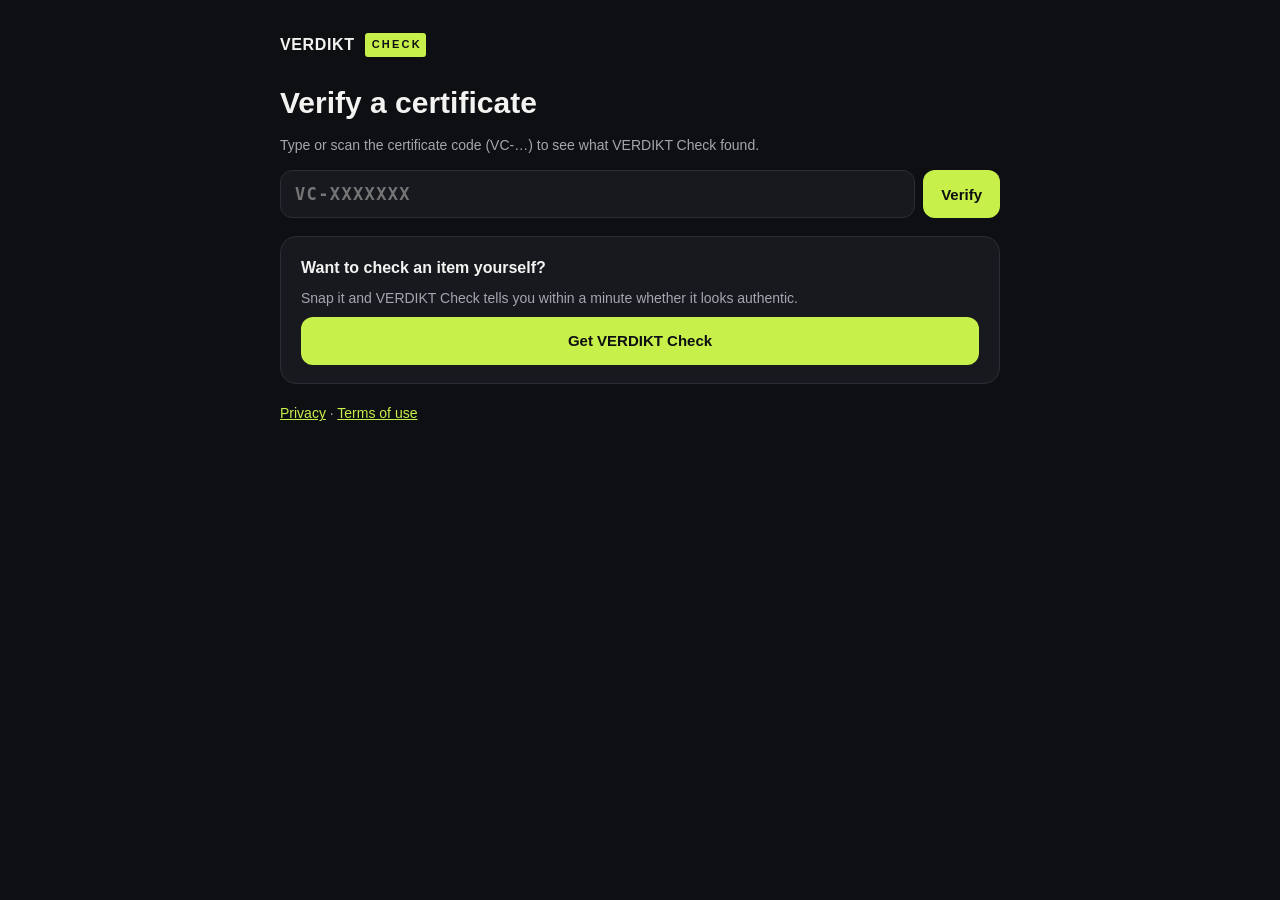
<file: verify.html>
<!doctype html>
<html lang="hu">
<head>
<meta charset="utf-8">
<meta name="viewport" content="width=device-width,initial-scale=1">
<meta name="theme-color" content="#0E0F12">
<meta name="color-scheme" content="dark">
<title>Tanúsítvány ellenőrzése – VERDIKT Check</title>
<meta name="description" content="Ellenőrizd egy VERDIKT Check tanúsítvány kódját.">
<link rel="stylesheet" href="style.css">
<script src="config.js"></script>
<style>
.vcard{position:relative;overflow:hidden;background:radial-gradient(110% 90% at 100% 0%,rgba(200,240,74,.18),rgba(200,240,74,0) 60%),var(--surface);border:1.5px solid rgba(200,240,74,.5);border-radius:22px;padding:20px;margin:18px 0}
.vtop{display:flex;gap:16px;align-items:center}
.vphoto{width:96px;height:96px;border-radius:16px;object-fit:cover;background:#1F2228;flex-shrink:0}
.vcat{font-family:ui-monospace,Menlo,monospace;font-size:12px;letter-spacing:.1em;text-transform:uppercase;color:var(--muted)}
.vname{font-size:22px;font-weight:800;line-height:1.2;margin:2px 0 4px;color:var(--fg)}
.verdict{margin:18px 0 0;background:var(--lime);color:var(--ink);border-radius:18px;padding:16px 18px}
.verdict small{font-family:ui-monospace,Menlo,monospace;font-size:12px;letter-spacing:.1em;font-weight:700}
.verdict b{display:block;font-size:30px;line-height:1.1;margin:4px 0 10px;letter-spacing:.01em}
.bar{height:10px;border-radius:999px;background:rgba(14,15,18,.2);overflow:hidden}
.bar i{display:block;height:100%;background:var(--ink);border-radius:999px}
.rows{margin-top:14px}
.row{display:flex;justify-content:space-between;gap:12px;padding:10px 0;border-bottom:1px solid var(--line);font-size:15px}
.row span{color:var(--muted)}
.row b{color:var(--fg);text-align:right}
.ok{display:inline-flex;align-items:center;gap:8px;background:rgba(200,240,74,.12);color:var(--lime);border-radius:999px;padding:6px 12px;font-weight:700;font-size:14px}
.bad{background:rgba(255,90,78,.12);border:1px solid rgba(255,90,78,.45);border-radius:16px;padding:16px 18px;margin:18px 0}
form{display:flex;gap:8px;margin:14px 0}
input{flex:1;min-width:0;height:48px;border-radius:12px;border:1px solid var(--line);background:var(--surface);color:var(--fg);padding:0 14px;font:600 17px ui-monospace,Menlo,monospace;letter-spacing:.08em;text-transform:uppercase}
button,.cta{height:48px;border-radius:12px;border:0;background:var(--lime);color:var(--ink);font-weight:800;font-size:15px;padding:0 18px;cursor:pointer;display:inline-flex;align-items:center;justify-content:center;text-decoration:none}
.cta{width:100%;margin-top:8px}
.note{font-size:13px;color:var(--muted);line-height:1.5}
[hidden]{display:none!important}
</style>
</head>
<body>
<main>
<div class="brand">VERDIKT <b>CHECK</b></div>
<h1 id="t-title">Tanúsítvány ellenőrzése</h1>
<p class="muted" id="t-sub">Írd be vagy szkenneld be a tanúsítvány kódját (VC-…), és megmutatjuk, mit állapított meg a VERDIKT Check.</p>

<form id="f"><input id="code" maxlength="10" placeholder="VC-XXXXXXX" autocomplete="off" aria-label="Kód"><button id="t-go" type="submit">Ellenőrzés</button></form>

<p class="muted" id="loading" hidden>…</p>
<div class="bad" id="err" hidden></div>

<div class="vcard" id="res" hidden>
  <span class="ok" id="t-valid">✓ Érvényes tanúsítvány</span>
  <div class="vtop" style="margin-top:14px">
    <img class="vphoto" id="photo" alt="" hidden>
    <div><div class="vcat" id="cat"></div><div class="vname" id="name"></div><div class="muted" id="summary"></div></div>
  </div>
  <div class="verdict"><small id="t-verdict">VERDIKT</small><b id="verdict"></b><div style="display:flex;justify-content:space-between;font-size:13px;font-weight:700;margin-bottom:6px"><span id="t-conf">Biztonság</span><span id="conf"></span></div><div class="bar"><i id="bar"></i></div></div>
  <div class="rows">
    <div class="row"><span id="t-code">Tanúsítvány kódja</span><b id="rcode"></b></div>
    <div class="row"><span id="t-date">Kiállítva</span><b id="date"></b></div>
  </div>
  <p class="note" id="t-note">Ez a VERDIKT Check fotók alapján készült AI-becslése, nem hivatalos hitelesítés. A tanúsítvány csak arra a termékre vonatkozik, amelyről a fotók készültek – vásárlás előtt nézd meg élőben is.</p>
</div>

<div class="card">
  <b id="t-app">Te is ellenőriznél egy terméket?</b>
  <p class="muted" id="t-app-sub" style="margin:6px 0 0">Fotózd le, és a VERDIKT Check egy perc alatt megmondja, eredetinek tűnik-e.</p>
  <a class="cta" id="play" href="#">VERDIKT Check letöltése</a>
</div>
<p class="muted"><a href="privacy.html" id="t-privacy">Adatvédelem</a> · <a href="terms.html" id="t-terms">Felhasználási feltételek</a></p>
</main>
<script>
(function () {
  var hu = /^hu\b/i.test(navigator.language || 'hu');
  var T = hu ? {} : {
    'title':'Verify a certificate', 'sub':'Type or scan the certificate code (VC-…) to see what VERDIKT Check found.', 'go':'Verify',
    'valid':'✓ Valid certificate', 'verdict':'VERDICT', 'conf':'Confidence', 'code':'Certificate code', 'date':'Issued',
    'note':'This is VERDIKT Check’s AI estimate from photos, not an official authentication. The certificate only covers the item in the photos – check it in person before you buy.',
    'app':'Want to check an item yourself?', 'app-sub':'Snap it and VERDIKT Check tells you within a minute whether it looks authentic.', 'privacy':'Privacy', 'terms':'Terms of use'
  };
  if (!hu) { document.documentElement.lang = 'en'; document.title = 'Verify a certificate – VERDIKT Check'; }
  Object.keys(T).forEach(function (k) { var el = document.getElementById('t-' + k); if (el) el.textContent = T[k]; });
  document.getElementById('play').textContent = hu ? 'VERDIKT Check letöltése' : 'Get VERDIKT Check';
  var M = hu
    ? { auth:'EREDETINEK ÍTÉLT', notfound:'Ezzel a kóddal nincs érvényes tanúsítvány. Lehet, hogy elírtad, vagy a tulajdonosa törölte az ellenőrzést.', bad:'A kód formátuma: VC- és 7 karakter (például VC-8F3K2QA).', net:'Most nem sikerült elérni a szervert. Próbáld újra kicsit később.', cfg:'Ez az oldal még nincs beállítva (config.js).', loading:'Ellenőrzés…' }
    : { auth:'RATED AUTHENTIC', notfound:'There is no valid certificate with this code. It may be mistyped, or the owner deleted the check.', bad:'Codes look like VC- followed by 7 characters (for example VC-8F3K2QA).', net:'We couldn’t reach the server right now. Please try again a little later.', cfg:'This page isn’t set up yet (config.js).', loading:'Checking…' };
  var CAT = hu ? { shoes:'Cipő', hoodie:'Pulóver', tshirt:'Póló', jacket:'Kabát', bag:'Táska', cap:'Sapka', other:'Egyéb' } : { shoes:'Shoes', hoodie:'Hoodie', tshirt:'T-shirt', jacket:'Jacket', bag:'Bag', cap:'Cap', other:'Other' };
  var S = window.SITE || {};
  var play = document.getElementById('play'); play.href = S.playUrl || '#';
  var $ = function (id) { return document.getElementById(id); };
  function show(id) { ['loading', 'err', 'res'].forEach(function (x) { $(x).hidden = x !== id; }); }
  function fail(msg) { $('err').textContent = msg; show('err'); }
  function check(code) {
    code = String(code || '').trim().toUpperCase();
    $('code').value = code;
    if (!/^VC-[A-Z0-9]{7}$/.test(code)) return fail(M.bad);
    if (!S.supabaseUrl || /IDE_IRD/.test(S.supabaseUrl)) return fail(M.cfg);
    $('loading').textContent = M.loading; show('loading');
    var headers = { 'Content-Type':'application/json' };
    if (S.anonKey && !/IDE_IRD/.test(S.anonKey)) headers.apikey = S.anonKey;
    fetch(S.supabaseUrl.replace(/\/+$/, '') + '/functions/v1/api', { method:'POST', headers:headers, body:JSON.stringify({ action:'verify', code:code }) })
      .then(function (r) { return r.json().then(function (j) { return { status:r.status, body:j }; }); })
      .then(function (r) {
        if (r.status === 404) return fail(M.notfound);
        if (r.status !== 200 || !r.body || !r.body.cert) return fail(M.net);
        var c = r.body.cert;
        if (c.verdict !== 'authentic') return fail(M.notfound);
        $('cat').textContent = CAT[c.category] || CAT.other;
        $('name').textContent = [c.brand, c.model].filter(Boolean).join(' ') || '—';
        $('summary').textContent = c.summary || '';
        $('verdict').textContent = M.auth;
        var conf = Math.max(0, Math.min(100, +c.confidence || 0));
        $('conf').textContent = conf + '%'; $('bar').style.width = conf + '%';
        $('rcode').textContent = c.code;
        try { $('date').textContent = new Intl.DateTimeFormat(hu ? 'hu-HU' : 'en-GB', { year:'numeric', month:'long', day:'numeric' }).format(new Date(c.createdAt)); } catch (e) { $('date').textContent = ''; }
        if (typeof c.photo === 'string' && c.photo.indexOf('data:image/jpeg;base64,') === 0) { $('photo').src = c.photo; $('photo').hidden = false; } else $('photo').hidden = true;
        show('res');
        try { history.replaceState(null, '', '?c=' + encodeURIComponent(c.code)); } catch (e) {}
      })
      .catch(function () { fail(M.net); });
  }
  $('f').addEventListener('submit', function (e) { e.preventDefault(); check($('code').value); });
  var q = new URLSearchParams(location.search).get('c');
  if (q) check(q);
})();
</script>
</body>
</html>
</file>
<file: assets/site.css>
/* VERDIKT Check – website. Dark, lime + amber, the same look as the app. */
@font-face{font-family:'Inter Display';src:url(../fonts/interdisplay-900.woff) format('woff');font-weight:900;font-display:swap}
@font-face{font-family:'Inter Display';src:url(../fonts/interdisplay-800.woff) format('woff');font-weight:800;font-display:swap}
@font-face{font-family:'Inter';src:url(../fonts/inter-400.woff) format('woff');font-weight:400;font-display:swap}
@font-face{font-family:'Inter';src:url(../fonts/inter-500.woff) format('woff');font-weight:500;font-display:swap}
@font-face{font-family:'Inter';src:url(../fonts/inter-600.woff) format('woff');font-weight:600;font-display:swap}
@font-face{font-family:'Inter';src:url(../fonts/inter-700.woff) format('woff');font-weight:700;font-display:swap}
@font-face{font-family:'Plex Mono';src:url(../fonts/plexmono-400.woff) format('woff');font-weight:400;font-display:swap}
@font-face{font-family:'Plex Mono';src:url(../fonts/plexmono-700.woff) format('woff');font-weight:700;font-display:swap}

:root{
  color-scheme:dark;
  --ink:#0B0C0F; --ink2:#101217; --card:#15171D; --card2:#1B1E25; --line:rgba(255,255,255,.08); --line2:rgba(255,255,255,.14);
  --fg:#F4F5F2; --fg2:#C3C7CE; --muted:#8E939C;
  --lime:#C8F04A; --lime2:#DBFF6A; --amber:#FFB020; --red:#FF5A4E; --slate:#9FB2CC; --blue:#5E9BFF;
  --grad:linear-gradient(100deg,#C8F04A 0%,#E6F25A 38%,#FFB020 100%);
  --f-d:'Inter Display','Inter',system-ui,-apple-system,'Segoe UI',Roboto,Arial,sans-serif;
  --f-b:'Inter',system-ui,-apple-system,'Segoe UI',Roboto,Arial,sans-serif;
  --f-m:'Plex Mono',ui-monospace,'SFMono-Regular',Menlo,monospace;
  --hdr:64px; --r:24px; --pad:20px; --max:1180px;
}
*{box-sizing:border-box;margin:0;padding:0}
html{background:#0B0C0F;scroll-behavior:smooth;scroll-padding-top:calc(var(--hdr) + 12px);-webkit-text-size-adjust:100%}
body{background:var(--ink);color:var(--fg);font-family:var(--f-b);font-size:16px;line-height:1.55;-webkit-font-smoothing:antialiased;overflow-x:hidden}
img,svg{display:block;max-width:100%}
main{overflow-x:clip}
a{color:inherit}
button{font:inherit;color:inherit;background:none;border:0;cursor:pointer}
:focus-visible{outline:2px solid var(--lime);outline-offset:3px;border-radius:8px}
.wrap{width:100%;max-width:var(--max);margin:0 auto;padding:0 var(--pad)}
.sr{position:absolute;width:1px;height:1px;overflow:hidden;clip:rect(0 0 0 0);white-space:nowrap}

/* background: glow + fine grid */
.bg{position:fixed;inset:0;z-index:-1;pointer-events:none;overflow:hidden}
.bg::before{content:'';position:absolute;inset:-20%;background:
  radial-gradient(40% 32% at 18% 8%,rgba(200,240,74,.16),transparent 70%),
  radial-gradient(36% 30% at 92% 38%,rgba(255,176,32,.10),transparent 70%),
  radial-gradient(40% 36% at 10% 88%,rgba(94,155,255,.07),transparent 70%)}
.bg::after{content:'';position:absolute;inset:0;background-image:linear-gradient(rgba(255,255,255,.028) 1px,transparent 1px),linear-gradient(90deg,rgba(255,255,255,.028) 1px,transparent 1px);background-size:56px 56px;mask-image:radial-gradient(80% 60% at 50% 20%,#000,transparent 85%)}

/* ---------- header ---------- */
.hdr{position:fixed;top:0;left:0;right:0;z-index:50;height:var(--hdr);transition:background .3s,border-color .3s,backdrop-filter .3s;border-bottom:1px solid transparent}
.hdr.solid{background:rgba(11,12,15,.74);backdrop-filter:blur(16px) saturate(1.4);-webkit-backdrop-filter:blur(16px) saturate(1.4);border-color:var(--line)}
.hdr .wrap{height:100%;display:flex;align-items:center;gap:12px}
.logo{display:flex;align-items:center;gap:8px;text-decoration:none;margin-right:auto}
.logo svg{width:24px;height:24px}
.logo b{font-family:var(--f-d);font-weight:900;font-size:21px;letter-spacing:-.01em}
.logo i{font-style:normal;font-family:var(--f-m);font-weight:700;font-size:10px;letter-spacing:.14em;background:var(--lime);color:var(--ink);padding:3px 6px 2px;border-radius:5px}
.nav{display:none;gap:4px}
.nav a{text-decoration:none;font-weight:600;font-size:14.5px;color:var(--fg2);padding:8px 12px;border-radius:999px;transition:color .2s,background .2s}
.nav a:hover{color:var(--fg);background:rgba(255,255,255,.06)}
.lang{display:flex;padding:3px;border-radius:999px;background:rgba(255,255,255,.06);border:1px solid var(--line)}
.lang button{font-family:var(--f-m);font-weight:700;font-size:11.5px;letter-spacing:.08em;padding:6px 10px;border-radius:999px;color:var(--muted);transition:all .2s}
.lang button[aria-pressed="true"]{background:var(--lime);color:var(--ink)}
.burger{width:42px;height:42px;border-radius:50%;border:1px solid var(--line2);display:grid;place-items:center;background:rgba(255,255,255,.04)}
.burger span{position:relative;width:16px;height:2px;background:var(--fg);border-radius:2px;transition:background .2s}
.burger span::before,.burger span::after{content:'';position:absolute;left:0;width:16px;height:2px;background:var(--fg);border-radius:2px;transition:transform .3s}
.burger span::before{top:-5px}.burger span::after{top:5px}
.menu-open .burger span{background:transparent}
.menu-open .burger span::before{transform:translateY(5px) rotate(45deg)}
.menu-open .burger span::after{transform:translateY(-5px) rotate(-45deg)}
.hdr .hdr-cta{display:none}

/* full-screen menu */
.menu{position:fixed;inset:0;z-index:45;background:rgba(9,10,13,.97);backdrop-filter:blur(20px);-webkit-backdrop-filter:blur(20px);padding:calc(var(--hdr) + 24px) var(--pad) calc(32px + env(safe-area-inset-bottom,0px));display:flex;flex-direction:column;gap:28px;opacity:0;visibility:hidden;transition:opacity .3s,visibility .3s;overflow:auto}
.menu-open .menu{opacity:1;visibility:visible}
.menu nav{display:flex;flex-direction:column}
.menu nav a{word-spacing:.06em;font-family:var(--f-d);font-weight:900;font-size:clamp(34px,9vw,56px);line-height:1.12;letter-spacing:-.03em;text-decoration:none;padding:4px 0;transform:translateY(14px);opacity:0;transition:transform .45s cubic-bezier(.2,.8,.2,1),opacity .45s,color .2s}
.menu nav a:hover{color:var(--lime)}
.menu-open .menu nav a{transform:none;opacity:1}
.menu nav a{font-size:clamp(30px,8vw,52px)}
.menu nav a:nth-child(2){transition-delay:.04s}.menu nav a:nth-child(3){transition-delay:.08s}.menu nav a:nth-child(4){transition-delay:.12s}.menu nav a:nth-child(5){transition-delay:.16s}
.menu .small{display:flex;flex-wrap:wrap;gap:8px 18px;font-size:14px;color:var(--muted)}
.menu .small a{text-decoration:none}.menu .small a:hover{color:var(--fg)}

/* ---------- shared bits ---------- */
.kicker{display:inline-flex;align-items:center;gap:10px;font-family:var(--f-m);font-weight:700;font-size:12px;letter-spacing:.22em;text-transform:uppercase;color:var(--lime)}
.kicker::before{content:'';width:7px;height:7px;border-radius:50%;background:var(--lime);box-shadow:0 0 12px var(--lime)}
.h2{word-spacing:.06em;font-family:var(--f-d);font-weight:900;font-size:clamp(34px,7.6vw,64px);line-height:1.02;letter-spacing:-.035em;margin-top:14px}
.grad{background:var(--grad);-webkit-background-clip:text;background-clip:text;color:transparent}
.lead{color:var(--fg2);font-size:clamp(16.5px,2.3vw,19px);line-height:1.6;max-width:600px}
.sec{padding:clamp(80px,12vw,140px) 0;position:relative}
.sec-head{display:flex;flex-direction:column;align-items:flex-start;gap:6px;margin-bottom:clamp(36px,6vw,64px)}
.sec-head.center{align-items:center;text-align:center}
.sec-head.center .lead{margin:10px auto 0}

.btn{display:inline-flex;align-items:center;justify-content:center;gap:10px;height:56px;padding:0 26px;border-radius:16px;font-weight:700;font-size:16px;text-decoration:none;transition:transform .2s,box-shadow .2s,background .2s;white-space:nowrap}
.btn:active{transform:scale(.98)}
.btn-lime{background:var(--lime);color:var(--ink);box-shadow:0 10px 30px rgba(200,240,74,.28),inset 0 -2px 0 rgba(0,0,0,.12)}
.btn-lime:hover{background:var(--lime2);box-shadow:0 14px 40px rgba(200,240,74,.38)}
.btn svg{width:18px;height:18px}
.store{display:inline-flex;align-items:center;gap:12px;height:56px;padding:0 20px 0 16px;border-radius:16px;border:1px solid var(--line2);background:rgba(255,255,255,.04);text-decoration:none;text-align:left}
.store svg{width:26px;height:26px;flex-shrink:0}
.store small{display:block;font-family:var(--f-m);font-weight:700;font-size:9.5px;letter-spacing:.2em;color:var(--lime)}
.store b{display:block;font-weight:700;font-size:17px;line-height:1.1}
.pill{display:inline-flex;align-items:center;gap:8px;padding:7px 14px;border-radius:999px;border:1px solid rgba(200,240,74,.4);background:rgba(200,240,74,.08);font-family:var(--f-m);font-weight:700;font-size:11.5px;letter-spacing:.14em;color:var(--lime)}

.rv{opacity:0;transform:translateY(26px);transition:opacity .8s cubic-bezier(.2,.8,.2,1),transform .8s cubic-bezier(.2,.8,.2,1)}
.rv.in{opacity:1;transform:none}
.rv.d1{transition-delay:.08s}.rv.d2{transition-delay:.16s}.rv.d3{transition-delay:.24s}

/* ---------- hero ---------- */
.hero{min-height:100svh;padding:calc(var(--hdr) + 18px) 0 40px;display:flex;align-items:center;position:relative}
.hero .wrap{display:grid;gap:8px;align-items:center}
.hero-art{position:relative;width:min(94%,390px);margin:0 auto;aspect-ratio:1.3}
.verdi-box{position:absolute;inset:17% 6% 0 2%;animation:bob 4.6s ease-in-out infinite}
.verdi-box svg{width:100%;height:auto;overflow:visible}
@keyframes bob{0%,100%{transform:translateY(0)}50%{transform:translateY(-10px)}}
.bubble{position:absolute;top:0;right:4%;max-width:60%;background:var(--fg);color:var(--ink);font-family:var(--f-d);font-weight:800;font-size:clamp(13.5px,3.7vw,17px);line-height:1.2;padding:10px 14px;border-radius:18px 18px 18px 6px;box-shadow:0 12px 30px rgba(0,0,0,.4);transform-origin:0 100%;transition:transform .35s cubic-bezier(.2,1.4,.4,1),opacity .25s;z-index:2}
.bubble.swap{transform:scale(.6);opacity:0}
.chip{position:absolute;z-index:3;display:flex;align-items:center;gap:7px;padding:7px 10px;border-radius:14px;background:rgba(21,23,29,.82);backdrop-filter:blur(10px);-webkit-backdrop-filter:blur(10px);border:1px solid var(--line2);font-family:var(--f-m);font-weight:700;font-size:10.5px;letter-spacing:.05em;box-shadow:0 14px 34px rgba(0,0,0,.35);animation:float 6s ease-in-out infinite;white-space:nowrap}
.chip i{width:20px;height:20px;border-radius:7px;display:grid;place-items:center;flex-shrink:0}
.chip i svg{width:12px;height:12px}
.chip.c1{left:-3%;bottom:4%;color:var(--lime)}.chip.c1 i{background:var(--lime)}
.chip.c2{left:-3%;top:20%;color:var(--amber);animation-delay:-2s}.chip.c2 i{background:var(--amber)}
.chip.c3{display:none;left:4%;top:30%;color:var(--fg);animation-delay:-4s}.chip.c3 i{background:var(--blue)}
@keyframes float{0%,100%{transform:translateY(0) rotate(-1deg)}50%{transform:translateY(-9px) rotate(1deg)}}
.hero-copy{display:flex;flex-direction:column;align-items:center;text-align:center;gap:16px}
.hero h1{word-spacing:.07em;font-family:var(--f-d);font-weight:900;font-size:clamp(40px,10.8vw,96px);line-height:.98;letter-spacing:-.045em}
.hero h1 span{display:block}
.hero .lead{max-width:560px}
.hero-ctas{display:flex;flex-wrap:wrap;justify-content:center;gap:12px;margin-top:6px}
.cue{display:flex;justify-content:center;margin-top:18px}
.cue span{width:26px;height:40px;border-radius:14px;border:2px solid var(--line2);position:relative}
.cue span::after{content:'';position:absolute;left:50%;top:8px;width:4px;height:8px;margin-left:-2px;border-radius:2px;background:var(--lime);animation:cue 1.8s ease-in-out infinite}
@keyframes cue{0%{transform:translateY(0);opacity:1}70%{transform:translateY(12px);opacity:0}100%{opacity:0}}

/* ---------- ticker ---------- */
.ticker{position:relative;z-index:2;background:var(--lime);color:var(--ink);transform:rotate(-2deg);margin:10px -4vw;overflow:hidden;box-shadow:0 20px 60px rgba(200,240,74,.18);border-block:2px solid var(--ink)}
.ticker-in{display:flex;width:max-content;animation:tick 34s linear infinite}
.ticker span{font-family:var(--f-d);font-weight:900;font-size:clamp(22px,4.6vw,38px);letter-spacing:-.01em;padding:14px 0;white-space:nowrap;display:flex;align-items:center}
.ticker span::after{content:'✦';font-size:.7em;margin:0 .7em}
.ticker.t2{background:transparent;color:transparent;-webkit-text-stroke:1.2px rgba(255,255,255,.22);transform:rotate(1.5deg);margin-top:-6px;box-shadow:none;border:0}
.ticker.t2 .ticker-in{animation-direction:reverse;animation-duration:44s}
@keyframes tick{to{transform:translateX(-50%)}}

/* ---------- app showcase ---------- */
.show-track{height:calc(var(--n,6) * 78svh)}
.show-sticky{position:sticky;top:var(--hdr);height:calc(100svh - var(--hdr));display:grid;grid-template-rows:1fr auto;align-items:center;justify-items:center;padding:10px 0 18px;gap:14px}
.phone-wrap{position:relative;height:100%;max-height:640px;min-height:0;display:flex;align-items:center;justify-content:center}
.phone{position:relative;height:100%;aspect-ratio:390/844;max-height:640px;border-radius:46px;padding:9px;background:linear-gradient(145deg,#2A2D34,#121418 40%,#22252C);box-shadow:0 0 0 1px rgba(255,255,255,.08),0 30px 80px rgba(0,0,0,.6),0 0 90px rgba(200,240,74,.12)}
.phone::before{content:'';position:absolute;left:50%;top:18px;width:30%;height:22px;margin-left:-15%;background:#000;border-radius:14px;z-index:4}
.phone::after{content:'';position:absolute;right:-3px;top:22%;width:3px;height:12%;border-radius:0 3px 3px 0;background:#2A2D34}
.screen{position:relative;width:100%;height:100%;border-radius:38px;overflow:hidden;background:#0E0F12}
.screen img{position:absolute;inset:0;width:100%;height:100%;object-fit:cover;object-position:top;opacity:0;transform:translateY(18px) scale(1.02);transition:opacity .55s ease,transform .7s cubic-bezier(.2,.8,.2,1)}
.screen img.on{opacity:1;transform:none}
.scan{position:absolute;inset:0;z-index:3;pointer-events:none;opacity:0;transition:opacity .4s}
.scanning .scan{opacity:1}
.scan::before{content:'';position:absolute;left:0;right:0;height:26%;background:linear-gradient(180deg,transparent,rgba(200,240,74,.18) 70%,rgba(200,240,74,.9) 98%,transparent);animation:scan 2.2s cubic-bezier(.45,0,.55,1) infinite}
.scan b{position:absolute;left:50%;bottom:84px;transform:translateX(-50%);font-family:var(--f-m);font-weight:700;font-size:11px;letter-spacing:.14em;color:var(--ink);background:var(--lime);padding:6px 10px;border-radius:999px;white-space:nowrap;box-shadow:0 6px 20px rgba(200,240,74,.4)}
@keyframes scan{0%{top:-26%}100%{top:100%}}
.stamp{position:absolute;z-index:5;right:-5%;top:16%;padding:10px 14px;border-radius:12px;border:3px solid var(--lime);color:var(--lime);background:rgba(11,12,15,.86);font-family:var(--f-d);font-weight:900;font-size:clamp(16px,4vw,22px);letter-spacing:.02em;transform:rotate(12deg) scale(1.8);opacity:0;transition:transform .45s cubic-bezier(.2,1.6,.4,1),opacity .3s;box-shadow:0 10px 30px rgba(0,0,0,.45),0 0 30px rgba(200,240,74,.25)}
.stamped .stamp{transform:rotate(12deg) scale(1);opacity:1}
.show-copy{width:100%;max-width:520px;text-align:center;position:relative;min-height:116px}
.steps{list-style:none;position:relative}
.step{position:absolute;inset:0 0 auto 0;opacity:0;transform:translateY(10px);transition:opacity .4s,transform .4s;pointer-events:none}
.step.on{opacity:1;transform:none;position:relative;pointer-events:auto}
.step em{font-style:normal;font-family:var(--f-m);font-weight:700;font-size:12px;letter-spacing:.18em;color:var(--lime)}
.step h3{font-family:var(--f-d);font-weight:900;font-size:clamp(23px,5.6vw,34px);letter-spacing:-.025em;line-height:1.1;margin:4px 0 6px}
.step p{color:var(--fg2);font-size:15.5px;line-height:1.5}
.bars{display:flex;gap:6px;justify-content:center;margin-top:12px}
.bars i{width:22px;height:4px;border-radius:4px;background:rgba(255,255,255,.14);overflow:hidden;position:relative}
.bars i.on{background:var(--lime)}
.show-head{padding-bottom:10px}

/* ---------- process ---------- */
.proc{display:grid;gap:14px}
.pcard{position:relative;overflow:hidden;padding:26px 24px 28px;border-radius:var(--r);background:linear-gradient(160deg,var(--card2),var(--card));border:1px solid var(--line);min-height:190px;display:flex;flex-direction:column;justify-content:flex-end;gap:8px;transition:border-color .3s,transform .3s}
.pcard:hover{border-color:rgba(200,240,74,.4);transform:translateY(-4px)}
.pcard .num{position:absolute;right:-6px;top:-22px;font-family:var(--f-d);font-weight:900;font-size:130px;line-height:1;letter-spacing:-.06em;color:transparent;-webkit-text-stroke:1.5px rgba(255,255,255,.09)}
.pcard .ico{width:46px;height:46px;border-radius:14px;display:grid;place-items:center;background:rgba(200,240,74,.12);color:var(--lime);margin-bottom:auto}
.pcard .ico svg{width:23px;height:23px}
.pcard small{font-family:var(--f-m);font-weight:700;font-size:12px;letter-spacing:.18em;color:var(--lime)}
.pcard h3{font-family:var(--f-d);font-weight:900;font-size:26px;letter-spacing:-.02em;line-height:1.1}
.pcard p{color:var(--fg2);font-size:15px}

/* ---------- verdicts ---------- */
.vgrid{display:grid;gap:12px}
.vcard{position:relative;border-radius:var(--r);padding:22px 22px 24px;color:var(--ink);overflow:hidden;min-height:150px;display:flex;flex-direction:column;justify-content:space-between;gap:16px;transition:transform .3s}
.vcard:hover{transform:translateY(-4px) rotate(-.4deg)}
.vcard::after{content:'';position:absolute;inset:0;background:radial-gradient(60% 80% at 100% 0,rgba(255,255,255,.35),transparent 60%);pointer-events:none}
.vcard .vi{width:46px;height:46px;border-radius:50%;background:var(--ink);display:grid;place-items:center}
.vcard .vi svg{width:22px;height:22px}
.vcard b{font-family:var(--f-d);font-weight:900;font-size:clamp(24px,5.4vw,30px);letter-spacing:-.02em;line-height:1.02}
.vcard p{font-weight:600;font-size:15px;line-height:1.4;opacity:.86}
.vcard .tag{position:absolute;right:20px;top:24px;font-family:var(--f-m);font-weight:700;font-size:11px;letter-spacing:.16em;opacity:.75}
.v-auth{background:var(--lime)}.v-hq{background:var(--amber)}.v-lq{background:var(--red)}.v-inc{background:var(--slate)}
.note{display:flex;gap:12px;align-items:flex-start;margin-top:18px;padding:16px 18px;border-radius:18px;border:1px dashed var(--line2);color:var(--fg2);font-size:14.5px;line-height:1.55}
.note svg{width:18px;height:18px;flex-shrink:0;margin-top:2px;color:var(--lime)}

/* ---------- features ---------- */
.fgrid{display:grid;gap:12px}
.fcard{position:relative;padding:22px;border-radius:var(--r);background:var(--card);border:1px solid var(--line);display:flex;flex-direction:column;gap:10px;overflow:hidden;transition:border-color .3s,background .3s}
.fcard:hover{border-color:rgba(200,240,74,.35);background:var(--card2)}
.fcard .ico{width:44px;height:44px;border-radius:13px;display:grid;place-items:center;background:rgba(255,255,255,.06);color:var(--lime)}
.fcard .ico svg{width:22px;height:22px}
.fcard h3{font-family:var(--f-d);font-weight:800;font-size:21px;letter-spacing:-.015em;line-height:1.15}
.fcard p{color:var(--fg2);font-size:15px;line-height:1.5}
.fcard.big{background:linear-gradient(150deg,rgba(200,240,74,.16),rgba(255,176,32,.07) 55%,var(--card) 90%);border-color:rgba(200,240,74,.35)}
.fcard.big h3{font-size:26px}
.fcard .big-num{font-family:var(--f-d);font-weight:900;font-size:clamp(64px,14vw,96px);line-height:.9;letter-spacing:-.05em}
.foot-note{margin-top:16px;color:var(--muted);font-size:14px;display:flex;gap:8px;align-items:center;flex-wrap:wrap}
.pro{font-family:var(--f-m);font-weight:700;font-size:10.5px;letter-spacing:.12em;padding:3px 7px;border-radius:6px;background:var(--blue);color:#fff}

/* ---------- live stats ---------- */
.stats[hidden]{display:none}
.nw{white-space:nowrap}
.stats{display:grid;grid-template-columns:repeat(3,1fr);gap:10px;margin-top:22px}
.stats div{padding:18px 14px;border-radius:18px;background:var(--card);border:1px solid var(--line);text-align:center}
.stats b{display:block;font-family:var(--f-d);font-weight:900;font-size:clamp(24px,6vw,40px);letter-spacing:-.03em}
.stats span{font-size:13px;color:var(--muted)}

/* ---------- FAQ ---------- */
.faq{max-width:820px;margin:0 auto;border-radius:var(--r);background:var(--card);border:1px solid var(--line);padding:6px 22px}
.faq details{border-bottom:1px solid var(--line)}
.faq details:last-child{border-bottom:0}
.faq summary{list-style:none;display:flex;align-items:center;justify-content:space-between;gap:16px;padding:20px 0;cursor:pointer;font-weight:700;font-size:16.5px;line-height:1.35}
.faq summary::-webkit-details-marker{display:none}
.faq summary i{width:28px;height:28px;border-radius:50%;flex-shrink:0;display:grid;place-items:center;background:rgba(200,240,74,.1);transition:transform .3s,background .3s}
.faq summary i::before,.faq summary i::after{content:'';position:absolute;width:12px;height:2px;border-radius:2px;background:var(--lime)}
.faq summary i::after{transform:rotate(90deg);transition:transform .3s}
.faq summary i{position:relative}
.faq details[open] summary i{background:var(--lime)}
.faq details[open] summary i::before,.faq details[open] summary i::after{background:var(--ink)}
.faq details[open] summary i::after{transform:rotate(0)}
.faq .ans{padding:0 0 22px;color:var(--fg2);font-size:15.5px;line-height:1.65}
.faq .ans a{color:var(--lime)}

/* ---------- beta sign-up ---------- */
.beta{position:relative;max-width:760px;margin:0 auto;padding:clamp(28px,6vw,48px) clamp(20px,5vw,48px);border-radius:32px;background:linear-gradient(160deg,rgba(200,240,74,.13),rgba(255,176,32,.06) 50%,var(--card) 85%);border:1.5px solid rgba(200,240,74,.4);text-align:center;overflow:hidden;box-shadow:0 30px 80px rgba(0,0,0,.4)}
.beta::before{content:'';position:absolute;inset:-1px;pointer-events:none;background:linear-gradient(90deg,transparent,rgba(200,240,74,.6),transparent) top/100% 1.5px no-repeat;animation:sweep 4s linear infinite}
@keyframes sweep{0%{background-position:-100% 0}100%{background-position:200% 0}}
.beta .bell{width:58px;height:58px;margin:0 auto 14px;border-radius:18px;display:grid;place-items:center;background:var(--lime);color:var(--ink);box-shadow:0 0 0 8px rgba(200,240,74,.1),0 12px 30px rgba(200,240,74,.3)}
.beta .bell svg{width:26px;height:26px}
.beta .h2{font-size:clamp(32px,7vw,52px)}
.beta .lead{margin:14px auto 0}
form.su{display:flex;flex-direction:column;gap:12px;margin-top:26px;text-align:left}
.su-row{display:flex;flex-direction:column;gap:10px}
.su input[type=email]{width:100%;height:58px;border-radius:16px;border:1.5px solid var(--line2);background:rgba(11,12,15,.7);color:var(--fg);font:500 16.5px var(--f-b);padding:0 18px;transition:border-color .2s,box-shadow .2s}
.su input[type=email]::placeholder{color:#6E737B}
.su input[type=email]:focus{outline:0;border-color:var(--lime);box-shadow:0 0 0 4px rgba(200,240,74,.15)}
.su .btn{height:58px;width:100%}
.su label.ok{display:flex;gap:12px;align-items:flex-start;font-size:14px;color:var(--fg2);line-height:1.45;cursor:pointer}
.su label.ok input{appearance:none;-webkit-appearance:none;width:22px;height:22px;flex-shrink:0;border-radius:7px;border:1.5px solid var(--line2);background:rgba(11,12,15,.7);display:grid;place-items:center;margin-top:1px;cursor:pointer;transition:all .2s}
.su label.ok input:checked{background:var(--lime);border-color:var(--lime)}
.su label.ok input:checked::after{content:'';width:10px;height:6px;border-left:2.5px solid var(--ink);border-bottom:2.5px solid var(--ink);transform:rotate(-45deg) translate(1px,-1px)}
.su label.ok a{color:var(--lime)}
.su .hp{position:absolute;left:-9999px;width:1px;height:1px;opacity:0}
.su .msg{min-height:22px;font-size:14.5px;font-weight:600;text-align:center}
.su .msg.err{color:#FF8A80}
.su .fine{font-size:13px;color:var(--muted);text-align:center}
.done{display:none;flex-direction:column;align-items:center;gap:10px;margin-top:20px}
.beta.sent form{display:none}.beta.sent .done{display:flex}
.done img{width:180px;height:auto}
.done b{font-family:var(--f-d);font-weight:900;font-size:28px;letter-spacing:-.02em}
.done p{color:var(--fg2)}

/* ---------- final CTA ---------- */
.final{text-align:center}
.final .h2{font-size:clamp(40px,10vw,92px)}
.final .lead{margin:14px auto 0}
.mega{display:flex;align-items:center;justify-content:center;gap:14px;margin:34px auto 0;max-width:720px;min-height:88px;padding:18px 28px;border-radius:24px;background:var(--grad);color:var(--ink);text-decoration:none;font-family:var(--f-d);font-weight:900;font-size:clamp(17px,3.8vw,24px);letter-spacing:.04em;line-height:1.15;text-transform:uppercase;box-shadow:0 20px 60px rgba(200,240,74,.28);transition:transform .25s,box-shadow .25s;position:relative;overflow:hidden}
.mega::after{content:'';pointer-events:none;position:absolute;top:0;bottom:0;width:40%;left:-60%;background:linear-gradient(100deg,transparent,rgba(255,255,255,.55),transparent);transform:skewX(-20deg);animation:shine 3.6s ease-in-out infinite}
@keyframes shine{0%,60%{left:-60%}100%{left:130%}}
.mega:hover{transform:translateY(-3px);box-shadow:0 28px 70px rgba(200,240,74,.38)}
.mega svg{width:26px;height:26px;flex-shrink:0}
.final .store{margin-top:18px}
.final-verdi{width:min(280px,66vw);height:auto;margin:0 auto 6px}

/* ---------- footer ---------- */
.foot{border-top:1px solid var(--line);padding:56px 0 calc(40px + env(safe-area-inset-bottom,0px));margin-top:40px;background:linear-gradient(180deg,transparent,rgba(0,0,0,.35))}
.foot .wrap{display:flex;flex-direction:column;align-items:center;gap:18px;text-align:center}
.foot .tag{color:var(--muted);font-size:15px}
.foot .mail{display:inline-flex;align-items:center;gap:8px;font-weight:600;text-decoration:none;color:var(--fg2)}
.foot .mail svg{width:18px;height:18px;color:var(--lime)}
.soc{display:flex;gap:12px}
.soc a{width:52px;height:52px;border-radius:50%;display:grid;place-items:center;border:1.5px solid rgba(200,240,74,.45);color:var(--lime);transition:background .2s,color .2s,transform .2s}
.soc a:hover{background:var(--lime);color:var(--ink);transform:translateY(-3px)}
.soc svg{width:22px;height:22px}
.links{display:flex;flex-wrap:wrap;justify-content:center;gap:8px 18px;font-size:14px;color:var(--muted)}
.links a{text-decoration:none}.links a:hover{color:var(--fg)}
.copy{font-size:13px;color:#6E737B;max-width:560px;line-height:1.5}

/* ---------- larger screens ---------- */
@media (min-width:720px){
  :root{--pad:32px}
  .proc{grid-template-columns:repeat(2,1fr)}
  .vgrid{grid-template-columns:repeat(2,1fr)}
  .fgrid{grid-template-columns:repeat(2,1fr)}
  .su-row{flex-direction:row}
  .su .btn{width:auto;flex-shrink:0}
}
@media (min-width:980px){
  :root{--hdr:72px}
  .nav{display:flex}
  .hdr .hdr-cta{display:inline-flex;height:42px;padding:0 18px;border-radius:12px;font-size:14.5px}
  .burger{display:none}
  .hero .wrap{grid-template-columns:1.1fr .9fr;gap:40px}
  .hero-copy{align-items:flex-start;text-align:left;order:0}
  .hero-ctas{justify-content:flex-start}
  .hero-art{order:1;width:100%;max-width:540px;aspect-ratio:1.12}
  .verdi-box{inset:14% 4% 0 2%}
  .chip{font-size:11.5px;padding:9px 13px}
  .chip.c1{left:-10%;bottom:auto;top:56%}
  .chip.c2{left:auto;right:-8%;top:74%}
  .chip.c3{display:flex;left:4%;top:auto;bottom:-2%}
  .cue{justify-content:flex-start}
  .show-sticky{grid-template-columns:1fr auto;grid-template-rows:1fr;gap:64px;justify-items:stretch;max-width:var(--max);margin:0 auto;padding:24px var(--pad)}
  .show-copy{text-align:left;max-width:520px;min-height:0}
  .steps{display:flex;flex-direction:column;gap:6px}
  .step{position:relative;opacity:.38;transform:none;pointer-events:auto;padding:14px 18px;border-radius:18px;border:1px solid transparent;transition:opacity .35s,background .35s,border-color .35s}
  .step p{display:none}
  .step.on{opacity:1;background:var(--card);border-color:var(--line)}
  .step.on p{display:block}
  .step h3{font-size:24px}
  .bars{justify-content:flex-start;padding-left:18px}
  .phone-wrap{max-height:none}
  .proc{grid-template-columns:repeat(4,1fr)}
  .vgrid{grid-template-columns:repeat(4,1fr)}
  .fgrid{grid-template-columns:repeat(3,1fr)}
  .fcard.big{grid-row:span 2}
  .fcard.wide{grid-column:span 2}
  .foot .wrap{gap:20px}
}
@media (prefers-reduced-motion:reduce){
  *,*::before,*::after{animation:none!important;transition:none!important;scroll-behavior:auto!important}
  .rv{opacity:1;transform:none}
}

/* =====================================================================
   Feature spotlights: wardrobe, ratings, ranking, wishlist, profile, PRO
   ===================================================================== */
.h2.rv{clip-path:inset(0 0 100% 0);transform:translateY(30px);opacity:1;transition:clip-path 1s cubic-bezier(.2,.8,.2,1),transform 1s cubic-bezier(.2,.8,.2,1)}
.h2.rv.in{clip-path:inset(-15% -3% -15% -3%);transform:none}
.spot{position:relative;padding:clamp(70px,11vw,130px) 0;overflow:hidden}
.spot::before{content:'';position:absolute;width:70vmax;height:70vmax;left:50%;top:50%;transform:translate(-50%,-50%);background:radial-gradient(closest-side,var(--ac2),transparent 70%);pointer-events:none;opacity:.9}
.bgword{position:absolute;top:50%;left:0;white-space:nowrap;font-family:var(--f-d);font-weight:900;font-size:clamp(110px,24vw,330px);letter-spacing:-.05em;line-height:1;color:transparent;-webkit-text-stroke:1.5px rgba(255,255,255,.055);transform:translate3d(var(--bx,0),-50%,0);pointer-events:none;user-select:none}
.spot-in{position:relative;display:grid;gap:44px;align-items:center}
.spot-copy{display:flex;flex-direction:column;gap:14px;align-items:flex-start}
.spot .kicker{color:var(--ac)}.spot .kicker::before{background:var(--ac);box-shadow:0 0 12px var(--ac)}
.spot .h2{margin-top:2px}
.spot .grad{background:linear-gradient(100deg,var(--ac) 0%,var(--ac3,var(--amber)) 100%);-webkit-background-clip:text;background-clip:text;color:transparent}
.ticks{list-style:none;display:grid;gap:10px;margin-top:6px;width:100%}
.ticks li{display:flex;align-items:center;gap:12px;font-weight:600;font-size:15.5px;padding:12px 14px;border-radius:14px;background:rgba(255,255,255,.035);border:1px solid var(--line);opacity:0;transform:translateX(-14px);transition:opacity .6s,transform .6s cubic-bezier(.2,.8,.2,1)}
.ticks li::before{content:'';width:22px;height:22px;border-radius:50%;flex-shrink:0;background:var(--ac) url("data:image/svg+xml,%3Csvg xmlns='http://www.w3.org/2000/svg' viewBox='0 0 24 24' fill='none' stroke='%230B0C0F' stroke-width='3.6' stroke-linecap='round' stroke-linejoin='round'%3E%3Cpath d='M6 12.5l4 4L18 8'/%3E%3C/svg%3E") center/14px no-repeat}
.ticks li .pro{margin-left:auto}
.spot-copy.in .ticks li{opacity:1;transform:none}
.spot-copy.in .ticks li:nth-child(2){transition-delay:.1s}.spot-copy.in .ticks li:nth-child(3){transition-delay:.2s}.spot-copy.in .ticks li:nth-child(4){transition-delay:.3s}.spot-copy.in .ticks li:nth-child(5){transition-delay:.4s}
.spot-vis{position:relative;display:flex;justify-content:center;align-items:center;min-height:520px;padding:20px 0}
.spot-vis .phone{height:auto;width:min(268px,62vw);max-height:none;box-shadow:0 0 0 1px rgba(255,255,255,.08),0 40px 90px rgba(0,0,0,.65),0 0 120px var(--ac2)}
.spot-vis .phone .screen img{opacity:1;transform:none;position:static;height:auto;aspect-ratio:390/844}
.spot-vis .phone{transform:perspective(1200px) rotateY(var(--ry,-8deg)) rotateX(var(--rx,4deg));transition:transform .4s ease}
.spot.flip .spot-vis .phone{--ry:8deg}
.wdg{position:absolute;z-index:4;padding:14px 16px;border-radius:20px;background:rgba(21,23,29,.86);backdrop-filter:blur(14px) saturate(1.3);-webkit-backdrop-filter:blur(14px) saturate(1.3);border:1px solid var(--line2);box-shadow:0 24px 60px rgba(0,0,0,.5),0 0 0 1px rgba(255,255,255,.03) inset;transform:translate3d(0,var(--py,0),0)}
.wdg small{display:block;font-family:var(--f-m);font-weight:700;font-size:10px;letter-spacing:.16em;color:var(--muted);text-transform:uppercase}
.wdg .big{display:block;font-family:var(--f-d);font-weight:900;font-size:30px;letter-spacing:-.03em;line-height:1.05;margin-top:4px;font-variant-numeric:tabular-nums}
.w-tl{left:0;top:6%}.w-br{right:0;bottom:8%}.w-tr{right:0;top:4%}.w-bl{left:0;bottom:6%}
.rv-pop{opacity:0;transform:translate3d(0,var(--py,0),0) scale(.8);transition:opacity .6s,transform .7s cubic-bezier(.2,1.4,.4,1)}
.rv-pop.in{opacity:1;transform:translate3d(0,var(--py,0),0) scale(1)}
.up{display:inline-flex;align-items:center;gap:5px;margin-top:8px;padding:4px 9px;border-radius:999px;background:rgba(200,240,74,.14);color:var(--lime);font-family:var(--f-m);font-weight:700;font-size:11.5px}
.spark{display:block;width:170px;height:46px;margin-top:8px;overflow:visible}
.spark path.l{fill:none;stroke:var(--lime);stroke-width:3;stroke-linecap:round;stroke-linejoin:round;stroke-dasharray:400;stroke-dashoffset:400;transition:stroke-dashoffset 1.8s cubic-bezier(.4,0,.2,1) .3s;filter:drop-shadow(0 0 6px rgba(200,240,74,.6))}
.spark path.a{fill:url(#sg);opacity:0;transition:opacity 1s 1.4s}
.in .spark path.l{stroke-dashoffset:0}.in .spark path.a{opacity:1}
.spark circle{fill:var(--lime);opacity:0;transition:opacity .4s 2s}.in .spark circle{opacity:1;animation:pulse 1.6s 2.1s infinite}
@keyframes pulse{0%{r:4}50%{r:7;opacity:.5}100%{r:4;opacity:1}}
.crown{display:flex;gap:12px;align-items:center}
.crown i{width:40px;height:40px;border-radius:12px;display:grid;place-items:center;background:rgba(255,197,61,.16);color:#FFC53D;flex-shrink:0}
.crown i svg{width:20px;height:20px}
.crown b{display:block;font-size:15px}.crown span{font-family:var(--f-m);font-weight:700;color:var(--lime);font-size:13px}

/* score ring */
@property --p{syntax:'<number>';inherits:false;initial-value:0}
.ring{--p:0;width:96px;height:96px;border-radius:50%;display:grid;place-items:center;background:conic-gradient(var(--ac) calc(var(--p) * 1%),rgba(255,255,255,.08) 0);transition:--p 1.8s cubic-bezier(.2,.8,.2,1) .2s;position:relative}
.ring::before{content:'';position:absolute;inset:8px;border-radius:50%;background:#14161B}
.ring b{position:relative;font-family:var(--f-d);font-weight:900;font-size:30px;letter-spacing:-.03em}
.in .ring{--p:91}
.score{display:flex;gap:14px;align-items:center}
.stars{display:flex;gap:3px;margin-top:6px}
.stars i{width:16px;height:16px;background:rgba(255,255,255,.12);clip-path:polygon(50% 0,61% 35%,98% 35%,68% 57%,79% 91%,50% 70%,21% 91%,32% 57%,2% 35%,39% 35%);transition:background .3s}
.in .stars i{background:var(--ac)}
.in .stars i:nth-child(1){transition-delay:.4s}.in .stars i:nth-child(2){transition-delay:.55s}.in .stars i:nth-child(3){transition-delay:.7s}.in .stars i:nth-child(4){transition-delay:.85s}.in .stars i:nth-child(5){transition-delay:1s;background:linear-gradient(90deg,var(--ac) 60%,rgba(255,255,255,.12) 60%)}
.taps{display:grid;grid-template-columns:repeat(5,1fr);gap:6px;margin-top:10px}
.taps span{height:32px;border-radius:9px;display:grid;place-items:center;font-family:var(--f-m);font-weight:700;font-size:13px;background:rgba(255,255,255,.05);border:1px solid var(--line2)}
.taps span.hit{animation:tap 3.2s ease-in-out infinite}
@keyframes tap{0%,30%{background:rgba(255,255,255,.05);color:var(--fg);transform:scale(1)}40%{transform:scale(.86)}48%,85%{background:var(--ac);color:var(--ink);transform:scale(1.08)}100%{background:rgba(255,255,255,.05);color:var(--fg);transform:scale(1)}}

/* podium */
.podium{display:flex;align-items:flex-end;gap:10px;padding-top:6px}
.pod{display:flex;flex-direction:column;align-items:center;gap:6px;width:76px}
.pod .av{width:44px;height:44px;border-radius:50%;display:grid;place-items:center;border:2.5px solid var(--c);background:#1B1E25;position:relative}
.pod .av svg{width:22px;height:22px;color:var(--c)}
.pod .nm{font-size:11px;font-weight:700;text-align:center;line-height:1.2;min-height:26px}
.pod .bar{width:100%;height:0;border-radius:12px 12px 4px 4px;background:linear-gradient(180deg,var(--c),rgba(255,255,255,.04));display:flex;justify-content:center;padding-top:8px;font-family:var(--f-d);font-weight:900;font-size:22px;color:var(--ink);transition:height 1.2s cubic-bezier(.2,1.2,.4,1)}
.in .pod.p1 .bar{height:118px;transition-delay:.5s}.in .pod.p2 .bar{height:84px;transition-delay:.2s}.in .pod.p3 .bar{height:64px;transition-delay:.8s}
.pod.p1{--c:#FFC53D}.pod.p2{--c:#C9D1DB}.pod.p3{--c:#E39A5C}
.pod.p1 .av::after{content:'';position:absolute;top:-20px;left:50%;width:24px;height:16px;margin-left:-12px;background:#FFC53D;clip-path:polygon(0 100%,0 30%,25% 60%,50% 0,75% 60%,100% 30%,100% 100%);animation:crown 2.4s ease-in-out infinite}
@keyframes crown{0%,100%{transform:translateY(0) rotate(-6deg)}50%{transform:translateY(-4px) rotate(6deg)}}
.pod.p1 .nm{color:#FFC53D}
.prize{display:inline-flex;align-items:center;gap:8px;margin-top:10px;padding:7px 11px;border-radius:999px;background:rgba(255,197,61,.14);color:#FFC53D;font-family:var(--f-m);font-weight:700;font-size:11px;letter-spacing:.06em}

/* wishlist notification + meter */
.notif{animation:notif 6s cubic-bezier(.2,.8,.2,1) infinite}
.notif-in{display:flex;gap:12px;align-items:flex-start;width:270px}
.notif i{width:38px;height:38px;border-radius:11px;flex-shrink:0;display:grid;place-items:center;background:var(--lime)}
.notif i svg{width:20px;height:20px}
.notif b{display:block;font-size:14px;line-height:1.25}.notif p{font-size:13px;color:var(--fg2);line-height:1.35;margin-top:2px}
.notif small{margin-bottom:3px}
@keyframes notif{0%,8%{opacity:0;transform:translate3d(0,calc(var(--py,0px) - 26px),0) scale(.94)}16%,78%{opacity:1;transform:translate3d(0,var(--py,0),0) scale(1)}88%,100%{opacity:0;transform:translate3d(0,calc(var(--py,0px) - 14px),0) scale(.97)}}
.meter{width:240px}
.meter .track{position:relative;height:12px;border-radius:999px;margin:28px 0 10px;background:linear-gradient(90deg,var(--lime),var(--amber) 55%,var(--red))}
.meter .tgt{position:absolute;left:38%;top:-10px;bottom:-10px;width:2px;background:var(--fg);border-radius:2px}
.meter .tgt::after{content:attr(data-l);position:absolute;top:-20px;left:50%;transform:translateX(-50%);font-family:var(--f-m);font-weight:700;font-size:10px;letter-spacing:.1em;color:var(--fg);white-space:nowrap}
.meter .dot{position:absolute;top:50%;left:82%;width:22px;height:22px;margin:-11px 0 0 -11px;border-radius:50%;background:#fff;box-shadow:0 0 0 4px rgba(0,0,0,.35),0 0 18px rgba(255,255,255,.6);animation:drop 6s cubic-bezier(.6,0,.3,1) infinite}
@keyframes drop{0%,15%{left:82%}55%,90%{left:30%}100%{left:82%}}
.meter .lbl{display:flex;justify-content:space-between;font-family:var(--f-m);font-size:10.5px;color:var(--muted)}

/* profile toggle + invite ticket */
.tgl{display:flex;align-items:center;gap:12px;width:250px}
.tgl b{font-size:14px;line-height:1.25;display:block}.tgl span{font-size:12px;color:var(--muted)}
.sw{width:50px;height:30px;border-radius:999px;background:rgba(255,255,255,.14);position:relative;flex-shrink:0;animation:swbg 4s infinite}
.sw::after{content:'';position:absolute;top:3px;left:3px;width:24px;height:24px;border-radius:50%;background:#fff;box-shadow:0 2px 8px rgba(0,0,0,.4);animation:sw 4s cubic-bezier(.4,1.6,.5,1) infinite}
@keyframes sw{0%,40%{transform:none}50%,90%{transform:translateX(20px)}100%{transform:none}}
@keyframes swbg{0%,40%{background:rgba(255,255,255,.14)}50%,90%{background:var(--lime)}100%{background:rgba(255,255,255,.14)}}
.ticket2{width:250px}
.ticket2 .code{display:block;margin-top:8px;padding:10px 12px;border-radius:12px;border:1.5px dashed rgba(200,240,74,.6);font-family:var(--f-m);font-weight:700;font-size:20px;letter-spacing:.12em;color:var(--lime);text-align:center;background:rgba(11,12,15,.6)}
.ticket2 p{font-size:12.5px;color:var(--fg2);margin-top:8px}

/* PRO card */
.spot.pro-spot .spot-vis{min-height:440px}
.procard{position:relative;width:min(400px,86vw);aspect-ratio:1.58;border-radius:26px;padding:24px;overflow:hidden;color:#fff;
  background:radial-gradient(120% 90% at 0% 0%,#7FB2FF 0%,#3D7BFF 35%,#1D3FBF 70%,#16246E 100%);box-shadow:0 40px 100px rgba(40,90,255,.45),0 0 0 1px rgba(255,255,255,.2) inset;transform:perspective(1000px) rotateX(var(--tx,8deg)) rotateY(var(--ty,-14deg));transition:transform .25s ease-out;display:flex;flex-direction:column;justify-content:space-between}
.procard::before{content:'PRO';position:absolute;right:-14px;bottom:-40px;font-family:var(--f-d);font-weight:900;font-size:170px;letter-spacing:-.06em;color:rgba(255,255,255,.12);line-height:1}
.procard::after{content:'';position:absolute;inset:0;background:linear-gradient(115deg,transparent 30%,rgba(255,255,255,.45) 45%,transparent 60%);transform:translateX(-120%);animation:holo 4.2s ease-in-out infinite;mix-blend-mode:overlay}
@keyframes holo{0%,35%{transform:translateX(-120%)}75%,100%{transform:translateX(120%)}}
.procard .top{display:flex;justify-content:space-between;align-items:center;position:relative;z-index:1}
.procard .top b{display:flex;align-items:center;gap:8px;font-family:var(--f-d);font-weight:900;font-size:20px}
.procard .top em{font-style:normal;font-family:var(--f-m);font-weight:700;font-size:12px;letter-spacing:.12em;padding:5px 9px;border-radius:8px;background:#fff;color:#1D3FBF}
.procard .bot{position:relative;z-index:1}
.procard .bot small{font-family:var(--f-m);font-weight:700;font-size:11px;letter-spacing:.2em;opacity:.8}
.procard .bot strong{display:block;font-family:var(--f-d);font-weight:900;font-size:clamp(22px,5.6vw,28px);letter-spacing:-.02em;line-height:1.1;margin-top:4px}
.trial{position:absolute;z-index:5;right:2%;top:2%;width:112px;height:112px;border-radius:50%;display:grid;place-items:center;text-align:center;background:var(--lime);color:var(--ink);font-family:var(--f-d);font-weight:900;font-size:15px;line-height:1.05;box-shadow:0 18px 40px rgba(200,240,74,.4);animation:spin 14s linear infinite}
.trial>span{display:block;animation:spin 14s linear infinite reverse}
.trial>span>span{display:block}
.trial b{display:block;font-size:30px}
@keyframes spin{to{transform:rotate(360deg)}}
.trial::before{content:'';position:absolute;inset:6px;border-radius:50%;border:1.5px dashed rgba(11,12,15,.4)}
.perks{display:grid;grid-template-columns:1fr 1fr;gap:8px;width:100%;margin-top:4px}
.perks span{display:flex;align-items:center;gap:8px;padding:10px 12px;border-radius:12px;background:rgba(94,155,255,.08);border:1px solid rgba(94,155,255,.22);font-weight:600;font-size:13.5px;line-height:1.25;opacity:0;transform:scale(.92);transition:opacity .5s,transform .5s cubic-bezier(.2,1.4,.4,1)}
.perks span::before{content:'';width:16px;height:16px;flex-shrink:0;background:url("data:image/svg+xml,%3Csvg xmlns='http://www.w3.org/2000/svg' viewBox='0 0 24 24' fill='none' stroke='%235E9BFF' stroke-width='3.4' stroke-linecap='round' stroke-linejoin='round'%3E%3Cpath d='M5 12.5l4.5 4.5L19 7.5'/%3E%3C/svg%3E") center/contain no-repeat}
.spot-copy.in .perks span{opacity:1;transform:none}
.credits{font-size:14px;color:var(--muted);margin-top:4px}

@media (min-width:980px){
  .spot-in{grid-template-columns:1fr 1fr;gap:72px}
  .spot.flip .spot-copy{order:2}
  .spot-vis{min-height:640px}
  .spot-vis .phone{width:300px}
  .w-tl{left:-2%;top:10%}.w-br{right:-2%;bottom:10%}.w-tr{right:-4%;top:8%}.w-bl{left:-4%;bottom:10%}
  .spot.pro-spot .spot-vis{min-height:520px}
}
@media (max-width:520px){
  .spot-vis{min-height:600px;padding-top:70px;padding-bottom:70px}
  .w-tl{left:-6px;top:0}.w-br{right:-6px;bottom:0}.w-tr{right:-6px;top:0}.w-bl{left:-6px;bottom:0}
  .wdg{padding:12px 13px;border-radius:16px}
  .wdg .big{font-size:24px}
  .notif-in{width:240px}.meter{width:210px}.tgl{width:230px}.ticket2{width:220px}
  .podium .pod{width:64px}
  .perks span{font-size:12.5px;padding:9px 10px}
}
@media (prefers-reduced-motion:reduce){.h2.rv{clip-path:none;transform:none}.ticks li,.perks span,.rv-pop{opacity:1;transform:none}}

/* tester sign-up closed: "coming soon" + socials */
.soon{display:none;flex-direction:column;align-items:center;gap:14px;margin-top:26px}
.soon-t{color:var(--fg2);font-size:15.5px;line-height:1.5;max-width:440px}
.soon-h{display:flex;gap:18px;font-family:var(--f-m);font-weight:700;font-size:12.5px;color:var(--muted)}
.beta-closed .beta .done{display:none!important}
.beta-closed .soon{display:flex}

/* launch-notification sign-up (config.js: signup: 'notify') */
.su.hsu,.su .opt,.hsu-done{display:none}
.notify-mode .su.hsu{display:flex}
.notify-mode .su .opt{display:flex}
.notify-mode .hero-ctas .btn{display:none}
.su.hsu{width:100%;max-width:520px;margin-top:2px;gap:10px}
.hsu-t{font-weight:700;font-size:15.5px;color:var(--fg);text-align:center}
.hsu-row{display:flex;gap:6px;padding:6px;border-radius:18px;background:rgba(21,23,29,.88);border:1.5px solid rgba(200,240,74,.6);animation:hsuGlow 2.8s ease-in-out infinite}
@keyframes hsuGlow{0%,100%{box-shadow:0 0 0 0 rgba(200,240,74,.0),0 14px 40px rgba(200,240,74,.12)}50%{box-shadow:0 0 0 7px rgba(200,240,74,.12),0 14px 46px rgba(200,240,74,.26)}}
.su.hsu .hsu-row input[type=email]{flex:1;min-width:0;height:50px;border:0;background:transparent;box-shadow:none;padding:0 12px;font-size:16px}
.su.hsu .hsu-row input[type=email]:focus{box-shadow:none}
.su.hsu .hsu-row .btn{height:50px;width:auto;padding:0 16px;border-radius:13px;gap:8px;flex-shrink:0}
.su.hsu label.ok{font-size:12.5px}
.su.hsu .msg{min-height:0;margin:0}
.hsu.sent{display:none!important}
.hsu-done:not([hidden]){display:inline-flex;align-items:center;gap:10px;padding:12px 16px;border-radius:14px;background:rgba(200,240,74,.12);border:1px solid rgba(200,240,74,.45);color:var(--lime);font-weight:700}
.hsu-done svg{width:20px;height:20px;flex-shrink:0}
@media (min-width:980px){.hsu-t{text-align:left}}
@media (prefers-reduced-motion:reduce){.hsu-row{animation:none}}
.notify-mode .hero-copy .su.hsu,.notify-mode .hero-copy .hsu-done{order:1}
.notify-mode .hero-copy .hero-ctas{order:2}
.notify-mode .hero-copy .pill,.notify-mode .hero-copy .cue{order:3}

/* Hero (notify mode): link down to the tester sign-up */
.hsu-alt{display:none}
.notify-mode .hero-copy .hsu-alt{display:inline-flex;order:1;align-items:center;gap:9px;padding:9px 14px;border-radius:999px;border:1px solid rgba(200,240,74,.35);background:rgba(200,240,74,.06);color:var(--fg);font-size:14.5px;font-weight:600;text-decoration:none;transition:background .2s,border-color .2s,transform .2s}
.notify-mode .hero-copy .hsu-alt:hover{background:rgba(200,240,74,.13);border-color:var(--lime);transform:translateY(-1px)}
.hsu-alt svg{width:18px;height:18px;flex-shrink:0;color:var(--lime)}
.hsu-alt b{color:var(--lime);transition:transform .2s}
.hsu-alt:hover b{transform:translateX(3px)}
#hsu{scroll-margin-top:110px}
/* Notify mode with the tester box still closed: no tester link in the hero, a "notify me" button in the box */
.notify-mode.beta-closed .hero-copy .hsu-alt{display:none}
.soon-cta{display:none}
.notify-mode .soon .soon-cta{display:inline-flex;margin-top:6px}

/* ============ Tester application page (tesztelo.html) ============ */
.btn-ghost{background:rgba(255,255,255,.05);color:var(--fg);border:1.5px solid var(--line2)}
.btn-ghost:hover{background:rgba(255,255,255,.1)}
.tp-home{display:inline-flex;align-items:center;gap:7px;height:40px;padding:0 14px;border-radius:999px;border:1px solid var(--line2);text-decoration:none;font-weight:600;font-size:14px;color:var(--fg2);transition:background .2s,color .2s}
.tp-home:hover{background:rgba(255,255,255,.06);color:var(--fg)}
.tp-home svg{width:16px;height:16px;flex-shrink:0}
@media (max-width:480px){.tp-home{width:42px;height:42px;padding:0;justify-content:center}.tp-home span{display:none}.tpage .hdr .wrap{gap:10px}}
.tp{padding:calc(var(--hdr) + clamp(28px,6vw,64px)) 0 clamp(56px,9vw,110px)}
.tp-grid{display:grid;gap:clamp(28px,5vw,56px);align-items:start}
.tp-h{font-family:var(--f-d);font-weight:900;font-size:clamp(40px,9vw,76px);line-height:1;letter-spacing:-.04em;margin:16px 0 18px;word-spacing:.04em}
.tp-h .grad{display:inline}
.tp-intro .lead{max-width:540px}
.tp-jump{margin-top:22px;height:52px}
.tp-jump svg{width:18px;height:18px}
.tp-perks{display:grid;gap:10px;margin-top:30px}
.perk{display:flex;gap:14px;align-items:center;padding:14px 16px;border-radius:18px;background:var(--card);border:1px solid var(--line)}
.perk i{width:42px;height:42px;flex-shrink:0;border-radius:13px;display:grid;place-items:center;background:rgba(200,240,74,.12);color:var(--lime)}
.perk i svg{width:21px;height:21px}
.perk b{display:block;font-weight:800;font-size:15.5px}
.perk span{color:var(--fg2);font-size:14px}
.tp-req{margin-top:30px;padding:22px 20px;border-radius:24px;background:linear-gradient(160deg,rgba(255,255,255,.04),rgba(255,255,255,.01));border:1px solid var(--line)}
.tp-req h2,.tp-steps h2{font-family:var(--f-d);font-weight:900;font-size:24px;letter-spacing:-.02em;margin-bottom:14px}
.tp-req ul{list-style:none;display:grid;gap:14px}
.tp-req li{position:relative;padding-left:34px}
.tp-req li::before{content:'';position:absolute;left:0;top:1px;width:22px;height:22px;border-radius:7px;background:var(--lime) url("data:image/svg+xml,%3Csvg xmlns='http://www.w3.org/2000/svg' viewBox='0 0 24 24' fill='none' stroke='%230B0C0F' stroke-width='3.4' stroke-linecap='round' stroke-linejoin='round'%3E%3Cpath d='M5 12.5l4.5 4.5L19 7.5'/%3E%3C/svg%3E") center/14px no-repeat}
.tp-req b{display:block;font-weight:700;font-size:15.5px}
.tp-req span{display:block;color:var(--fg2);font-size:14px;line-height:1.5}
.tp-card{position:relative;padding:clamp(22px,4.5vw,36px);border-radius:30px;background:linear-gradient(165deg,rgba(200,240,74,.12),rgba(255,176,32,.05) 45%,var(--card) 80%);border:1.5px solid rgba(200,240,74,.42);box-shadow:0 30px 80px rgba(0,0,0,.4);scroll-margin-top:calc(var(--hdr) + 14px)}
.tp-card::before{content:'';position:absolute;inset:-1px;border-radius:inherit;pointer-events:none;background:linear-gradient(90deg,transparent,rgba(200,240,74,.6),transparent) top/100% 1.5px no-repeat;animation:sweep 4s linear infinite}
form.su.tf{margin-top:0;gap:16px}
.tf-head{display:flex;align-items:center;gap:12px;margin-bottom:2px}
.tf-n{font-family:var(--f-m);font-weight:700;font-size:12px;letter-spacing:.12em;color:var(--ink);background:var(--lime);padding:5px 8px;border-radius:8px}
.tf-head h2{font-family:var(--f-d);font-weight:900;font-size:26px;letter-spacing:-.02em}
.fld{display:flex;flex-direction:column;gap:7px}
.fld>span{font-weight:700;font-size:14.5px;color:var(--fg)}
.fld>span i{font-style:normal;font-weight:500;color:var(--muted)}
.fld small{color:var(--muted);font-size:13px;line-height:1.4}
.tf input[type=text],.tf input[type=email],.tf select{width:100%;height:54px;border-radius:15px;border:1.5px solid var(--line2);background:rgba(11,12,15,.7);color:var(--fg);font:500 16.5px var(--f-b);padding:0 16px;transition:border-color .2s,box-shadow .2s}
.tf input::placeholder{color:#6E737B}
.tf input:focus,.tf select:focus{outline:0;border-color:var(--lime);box-shadow:0 0 0 4px rgba(200,240,74,.15)}
.tf select{appearance:none;-webkit-appearance:none;padding:0 28px 0 12px;color:#8B9099;cursor:pointer;background:rgba(11,12,15,.7) url("data:image/svg+xml,%3Csvg xmlns='http://www.w3.org/2000/svg' viewBox='0 0 24 24' fill='none' stroke='%23C8F04A' stroke-width='2.6' stroke-linecap='round' stroke-linejoin='round'%3E%3Cpath d='M6 9l6 6 6-6'/%3E%3C/svg%3E") right 9px center/15px no-repeat}
.tf select.set{color:var(--fg)}
.tf select option{background:#15171D;color:var(--fg)}
.dob{display:grid;grid-template-columns:minmax(92px,1fr) minmax(0,1.5fr) minmax(70px,.85fr);gap:8px}
.age{align-self:flex-start;font-style:normal;font-weight:700;font-size:13.5px;color:var(--lime);background:rgba(200,240,74,.12);border:1px solid rgba(200,240,74,.4);padding:4px 11px;border-radius:999px;animation:agePop .35s cubic-bezier(.2,.9,.3,1.4)}
.age.young{color:#FF8A80;background:rgba(255,90,78,.12);border-color:rgba(255,90,78,.45)}
@keyframes agePop{from{transform:scale(.6);opacity:0}to{transform:none;opacity:1}}
.tf .bad,.tf label.ok input.bad{border-color:#FF6B5E!important;box-shadow:0 0 0 4px rgba(255,90,78,.15)!important}
.tf-checks{display:flex;flex-direction:column;gap:12px;padding:16px;border-radius:18px;background:rgba(11,12,15,.45);border:1px solid var(--line)}
.tf .btn{height:58px;width:100%}
.tf .btn svg{width:19px;height:19px}
.tf .msg{min-height:0;margin:0}
.tf .msg:empty{display:none}
.tf-done,.tf-closed{display:flex;flex-direction:column;align-items:center;text-align:center;gap:12px;padding:10px 0}
.tf-done[hidden],.tf-closed[hidden],.tf[hidden]{display:none}
.tf-done img{width:190px;height:auto}
.tf-done b,.tf-closed b{font-family:var(--f-d);font-weight:900;font-size:30px;letter-spacing:-.02em;line-height:1.1}
.tf-done p,.tf-closed p{color:var(--fg2);max-width:380px}
.tf-done .btn,.tf-closed .btn{margin-top:6px}
.tf-closed .bell{width:58px;height:58px;border-radius:18px;display:grid;place-items:center;background:var(--lime);color:var(--ink);box-shadow:0 0 0 8px rgba(200,240,74,.1),0 12px 30px rgba(200,240,74,.3)}
.tf-closed .bell svg{width:26px;height:26px}
.tp-steps ol{list-style:none;display:grid;gap:12px}
.tp-steps li{position:relative;padding:18px 18px 18px 66px;border-radius:20px;background:var(--card);border:1px solid var(--line)}
.tp-steps li span{position:absolute;left:18px;top:18px;width:34px;height:34px;border-radius:11px;display:grid;place-items:center;font-family:var(--f-d);font-weight:900;font-size:17px;background:rgba(200,240,74,.12);color:var(--lime);border:1px solid rgba(200,240,74,.35)}
.tp-steps li b{display:block;font-weight:800;font-size:16px}
.tp-steps li p{color:var(--fg2);font-size:14.5px;margin-top:2px}
.tp-closed .tp-jump{display:none}
@media (min-width:980px){
  .tp-grid{grid-template-columns:1.05fr .95fr;grid-template-areas:"intro card" "steps card"}
  .tp-intro{grid-area:intro}.tp-card{grid-area:card;position:sticky;top:calc(var(--hdr) + 20px)}.tp-steps{grid-area:steps}
  .tp-jump{display:none}
  .tp-perks{grid-template-columns:repeat(3,1fr)}
  .perk{flex-direction:column;align-items:flex-start;gap:10px}
  .tp-steps ol{grid-template-columns:repeat(3,1fr)}
  .tp-steps li{padding:60px 18px 18px}
}

/* Homepage tester box: requirements and a button to the application page */
.beta-go{display:flex;flex-direction:column;align-items:center;gap:18px;margin-top:26px}
.beta-req{list-style:none;display:flex;flex-wrap:wrap;justify-content:center;gap:8px}
.beta-req li{display:inline-flex;align-items:center;gap:7px;padding:8px 13px;border-radius:999px;background:rgba(11,12,15,.55);border:1px solid var(--line2);font-weight:600;font-size:14px;color:var(--fg)}
.beta-req svg{width:15px;height:15px;color:var(--lime)}
.beta-go .btn{height:58px;padding:0 30px}
.beta-go .btn svg{width:18px;height:18px}
.beta-go .fine{font-size:13px;color:var(--muted)}
.beta-closed .beta .beta-go{display:none}

/* "Notify me" form right inside the closed tester box (homepage) and on the closed tester page */
.notify-mode .soon .su.nsu,.tf-closed .su.nsu{display:flex}
.su.nsu{width:100%;max-width:520px;margin:4px auto 0;gap:10px;text-align:left}
.tf-closed .su.nsu label.ok{font-size:12.5px}
.su.nsu+.hsu-done:not([hidden]){margin:4px auto 0}

/* video check strip + Verdi peeking next to the notifications phone */
.wdg .vstrip{display:block;margin-top:8px;width:min(280px,58vw);height:auto;border-radius:8px}
.wdg .vchip{display:inline-block;margin-top:8px;padding:4px 10px;border-radius:999px;background:rgba(94,155,255,.16);color:#9CC0FF;font-family:var(--f-m);font-weight:700;font-size:11px;letter-spacing:.08em;text-transform:uppercase}
.wdg.verdi-peek{background:none;border:0;box-shadow:none;-webkit-backdrop-filter:none;backdrop-filter:none;padding:0}
.wdg.verdi-peek img{display:block;width:clamp(120px,15vw,180px);height:auto;filter:drop-shadow(0 18px 24px rgba(0,0,0,.55))}
@media (max-width:520px){
  .wdg.verdi-peek{right:-4px;bottom:96px}
  .wdg.verdi-peek img{width:118px}
}

/* ---------- app icons: picker + home-screen preview ---------- */
.icons{position:relative;overflow:hidden;padding-top:clamp(70px,10vw,120px)}
.ic-glow{position:absolute;left:50%;top:40%;width:min(1100px,140vw);height:760px;transform:translate(-50%,-50%);background:radial-gradient(closest-side,rgba(200,240,74,.10),rgba(94,155,255,.07) 55%,transparent);pointer-events:none;transition:background .8s}
.ic-grid{position:relative;display:grid;grid-template-columns:minmax(0,.9fr) minmax(0,1.1fr);gap:clamp(28px,5vw,72px);align-items:center}
.ic-stage{display:flex;flex-direction:column;align-items:center;gap:22px}
.ic-phone{width:300px;border-radius:52px;padding:11px;background:linear-gradient(150deg,#4a4e57 0%,#1a1b1f 18%,#0f1013 52%,#23252b 84%,#4a4e57 100%);box-shadow:0 0 0 1px rgba(255,255,255,.07),0 50px 110px rgba(0,0,0,.65),0 20px 40px rgba(0,0,0,.4);transform:perspective(1200px) rotateY(-9deg) rotateX(3deg);transition:transform .8s cubic-bezier(.2,.8,.2,1)}
.ic-stage:hover .ic-phone{transform:perspective(1200px) rotateY(-3deg) rotateX(1deg)}
.ic-screen{position:relative;height:560px;border-radius:42px;overflow:hidden;padding:12px 18px 0;background:radial-gradient(120% 70% at 20% 0%,#3A2F6B 0%,transparent 60%),radial-gradient(90% 60% at 100% 100%,#0F4D57 0%,transparent 60%),linear-gradient(180deg,#191B2E,#0C0D14)}
.ic-sb{display:flex;align-items:center;justify-content:space-between;height:26px;font:600 13px var(--f-b);color:#fff;padding:0 8px}
.ic-isl{width:74px;height:22px;border-radius:999px;background:#000}
.ic-sig{display:flex;gap:2px;align-items:flex-end;height:12px}
.ic-sig b{width:3px;border-radius:1px;background:#fff}
.ic-sig b:nth-child(1){height:4px}.ic-sig b:nth-child(2){height:6px}.ic-sig b:nth-child(3){height:9px}.ic-sig b:nth-child(4){height:12px}
.ic-clock{display:flex;flex-direction:column;align-items:center;margin:26px 0 30px;color:#fff}
.ic-clock b{font:800 64px/1 var(--f-d);letter-spacing:-.03em}
.ic-clock span{margin-top:6px;font:500 14px var(--f-b);color:rgba(255,255,255,.75)}
.ic-apps{display:grid;grid-template-columns:repeat(4,1fr);gap:20px 8px}
.ic-app{display:flex;flex-direction:column;align-items:center;gap:6px;min-width:0}
.ic-app i{display:grid;place-items:center;width:56px;height:56px;border-radius:15px;background:linear-gradient(160deg,var(--a),var(--b));box-shadow:0 6px 14px rgba(0,0,0,.35),inset 0 1px 0 rgba(255,255,255,.12)}
.ic-app i svg{width:28px;height:28px;fill:none;stroke:rgba(255,255,255,.88);stroke-width:1.8;stroke-linecap:round;stroke-linejoin:round}
.ic-app em{font:500 11px var(--f-b);font-style:normal;color:rgba(255,255,255,.9);max-width:100%;white-space:nowrap;overflow:hidden;text-overflow:ellipsis;text-shadow:0 1px 2px rgba(0,0,0,.5)}
.ic-app.me i{position:relative;background:#000;overflow:visible;box-shadow:0 0 0 2px rgba(200,240,74,.0),0 10px 24px rgba(0,0,0,.5)}
.ic-me img{width:56px;height:56px;border-radius:15px;display:block;object-fit:cover}
.ic-app.me em{font-weight:700;color:#fff}
.ic-me.pop{animation:icpop .55s cubic-bezier(.2,1.4,.3,1)}
.ic-me.pop::after{content:'';position:absolute;inset:-6px;border-radius:20px;border:2px solid var(--lime);animation:icring .8s ease-out forwards}
@keyframes icpop{0%{transform:scale(.6)}60%{transform:scale(1.12)}100%{transform:scale(1)}}
@keyframes icring{0%{opacity:1;transform:scale(.9)}100%{opacity:0;transform:scale(1.35)}}
.ic-dock{position:absolute;left:0;right:0;bottom:22px;display:flex;justify-content:center;gap:6px}
.ic-dot{width:6px;height:6px;border-radius:50%;background:rgba(255,255,255,.35)}
.ic-dot.on{background:#fff}
.ic-name{display:flex;flex-direction:column;align-items:center;gap:4px}
.ic-name small{font:700 10.5px var(--f-m);letter-spacing:.16em;text-transform:uppercase;color:var(--muted)}
.ic-name b{font:900 26px var(--f-d);letter-spacing:-.02em}
.ic-panel{display:flex;flex-direction:column;gap:16px;padding:clamp(18px,3vw,28px);border-radius:28px;background:linear-gradient(180deg,rgba(27,30,37,.85),rgba(21,23,29,.85));border:1px solid var(--line2);box-shadow:0 30px 80px rgba(0,0,0,.45)}
.ic-streak{display:grid;grid-template-columns:auto 1fr;gap:4px 14px;align-items:center;padding:14px 16px;border-radius:18px;background:rgba(255,176,32,.08);border:1px solid rgba(255,176,32,.22)}
.ic-fire{grid-row:span 2;width:44px;height:44px;border-radius:14px;display:grid;place-items:center;background:linear-gradient(160deg,#FFC53D,#FF7A45);box-shadow:0 8px 20px rgba(255,122,69,.35)}
.ic-fire svg{width:24px;height:24px;fill:#0B0C0F}
.ic-st-txt{display:flex;flex-direction:column;gap:2px;min-width:0}
.ic-st-txt b{font-size:15px;line-height:1.3}
.ic-st-txt span{font-size:13.5px;color:var(--fg2)}
.ic-bar{grid-column:2;height:7px;border-radius:99px;background:rgba(255,255,255,.08);overflow:hidden}
.ic-bar i{display:block;height:100%;border-radius:inherit;background:linear-gradient(90deg,#FFC53D,#FF7A45)}
.ic-hint{font:700 11px var(--f-m);letter-spacing:.14em;text-transform:uppercase;color:var(--muted);margin-top:4px}
.ic-list{display:grid;grid-template-columns:repeat(5,minmax(0,1fr));gap:12px}
.ic-it{all:unset;box-sizing:border-box;cursor:pointer;display:flex;flex-direction:column;align-items:center;gap:7px;padding:12px 6px 11px;border-radius:18px;background:rgba(255,255,255,.03);border:1px solid var(--line);transition:transform .25s cubic-bezier(.2,.8,.2,1),border-color .25s,background .25s;min-width:0}
.ic-it:hover{transform:translateY(-3px);border-color:var(--line2);background:rgba(255,255,255,.055)}
.ic-it:focus-visible{outline:2px solid var(--lime);outline-offset:2px}
.ic-img{position:relative;display:block;width:100%;max-width:72px;aspect-ratio:1;border-radius:23%;overflow:hidden;box-shadow:0 8px 20px rgba(0,0,0,.45),inset 0 0 0 1px rgba(255,255,255,.08)}
.ic-img img{display:block;width:100%;height:100%;object-fit:cover}
.ic-it b{font-size:13px;font-weight:700;max-width:100%;white-space:nowrap;overflow:hidden;text-overflow:ellipsis}
.ic-need{font:700 10px var(--f-m);letter-spacing:.08em;text-transform:uppercase;padding:3px 7px;border-radius:999px;background:rgba(255,255,255,.07);color:var(--fg2);white-space:nowrap}
.ic-need.free{background:rgba(200,240,74,.13);color:var(--lime)}
.ic-need.pro-n{background:var(--blue);color:#fff}
.ic-it.on{border-color:rgba(200,240,74,.75);background:rgba(200,240,74,.07);box-shadow:0 0 0 1px rgba(200,240,74,.35),0 12px 30px rgba(200,240,74,.10)}
.ic-it.on .ic-img::after{content:'';position:absolute;right:4px;bottom:4px;width:18px;height:18px;border-radius:50%;background:var(--lime) url("data:image/svg+xml,%3Csvg xmlns='http://www.w3.org/2000/svg' viewBox='0 0 24 24' fill='none' stroke='%230B0C0F' stroke-width='3.6' stroke-linecap='round' stroke-linejoin='round'%3E%3Cpath d='M6 12.5l4 4L18 8'/%3E%3C/svg%3E") center/12px no-repeat;box-shadow:0 0 0 2px #15171D}
.ic-fine{font-size:13px;color:var(--muted);line-height:1.5}
@media (max-width:900px){
  .ic-grid{grid-template-columns:1fr}
  .ic-phone{transform:none}
  .ic-stage:hover .ic-phone{transform:none}
}
@media (max-width:520px){
  .ic-phone{width:262px;border-radius:46px;padding:10px}
  .ic-screen{height:480px;border-radius:37px;padding:10px 14px 0}
  .ic-clock{margin:18px 0 22px}.ic-clock b{font-size:54px}
  .ic-apps{gap:16px 6px}
  .ic-app i,.ic-me img{width:48px;height:48px;border-radius:13px}
  .ic-app i svg{width:24px;height:24px}
  .ic-list{display:flex;flex-wrap:wrap;justify-content:center;gap:8px}
  .ic-it{width:calc((100% - 24px) / 4);padding:10px 1px 9px;border-radius:15px}
  .ic-it b{font-size:clamp(10px,2.75vw,11.5px);letter-spacing:-.02em}
  .ic-app em{font-size:10.5px}
}
@media (prefers-reduced-motion:reduce){.ic-me.pop,.ic-me.pop::after{animation:none}.ic-phone{transition:none}}
</file>
<file: assets/pecset.css>
/* VERDIKT Check – website: "Legit-pecsét" section (visitor stamp + quick poll). Self-contained: every class starts
   with pc-, the colours and fonts come from site.css. Loaded after site.css and changes nothing outside #pecset. */
.pc{position:relative}
.pc .sec-head{margin-bottom:0}
.pc-stage{position:relative;display:grid;grid-template-columns:1fr;gap:12px;margin-top:clamp(24px,4vw,40px);align-items:center}
@media (min-width:880px){.pc-stage{grid-template-columns:1fr 1.08fr;gap:32px}}

/* Verdi + speech bubble */
.pc-verdi-col{position:relative;display:flex;flex-direction:column;align-items:flex-start;max-width:520px;width:100%;margin:0 auto}
.pc-bubble{position:relative;z-index:2;margin-left:38%;max-width:62%;background:var(--fg);color:var(--ink);font-family:var(--f-d);font-weight:800;font-size:clamp(14px,3.6vw,18px);line-height:1.2;padding:11px 15px;border-radius:18px 18px 18px 6px;box-shadow:0 12px 30px rgba(0,0,0,.4);transform-origin:0 100%;transition:transform .35s cubic-bezier(.2,1.4,.4,1),opacity .25s}
.pc-bubble.swap{transform:scale(.6);opacity:0}
.pc-bubble.big{background:var(--lime);font-size:clamp(17px,4.4vw,24px)}
.pc-verdi{width:100%;margin-top:-6px;animation:pc-bob 4.6s ease-in-out infinite}
.pc-verdi svg{display:block;width:100%;height:auto;overflow:visible}
@keyframes pc-bob{0%,100%{transform:translateY(0)}50%{transform:translateY(-8px)}}

/* certificate: tilts toward the pointer, glows once stamped */
.pc-tilt{position:relative;perspective:1100px}
.pc-halo{position:absolute;inset:8% 6%;border-radius:40px;background:radial-gradient(closest-side,rgba(200,240,74,.38),rgba(255,176,32,.12) 60%,transparent);filter:blur(30px);opacity:0;transform:scale(.8);transition:opacity .6s,transform .6s;pointer-events:none}
.pc-tilt.legit .pc-halo{opacity:.75;transform:scale(1)}
.pc-tilt.flash .pc-halo{animation:pc-halo 1s ease-out}
@keyframes pc-halo{0%{opacity:1;transform:scale(1.2)}100%{opacity:.75;transform:scale(1)}}
.pc-cert{position:relative;transform:rotateX(var(--pc-rx,0deg)) rotateY(var(--pc-ry,0deg));transform-style:preserve-3d;transition:transform .25s ease-out,border-color .5s,box-shadow .5s;background:linear-gradient(180deg,var(--card2),var(--card));border:1px solid var(--line2);border-radius:var(--r);padding:clamp(20px,3.4vw,30px);box-shadow:0 30px 70px rgba(0,0,0,.45);overflow:hidden}
.pc-cert::before{content:'';position:absolute;inset:10px;border:1px dashed var(--line2);border-radius:16px;pointer-events:none}
.pc-tilt.legit .pc-cert{border-color:rgba(200,240,74,.55);box-shadow:0 30px 70px rgba(0,0,0,.45),0 0 0 1px rgba(200,240,74,.25),0 0 50px rgba(200,240,74,.18)}
.pc-sheen{position:absolute;inset:0;pointer-events:none;border-radius:inherit;background:linear-gradient(115deg,transparent 30%,rgba(219,255,106,.20) 44%,rgba(255,255,255,.16) 48%,rgba(255,176,32,.16) 53%,transparent 66%);background-size:260% 100%;background-position:130% 0;mix-blend-mode:screen;opacity:0}
.pc-tilt.legit .pc-sheen{opacity:1;animation:pc-sheen 5.5s cubic-bezier(.4,0,.2,1) infinite}
@keyframes pc-sheen{0%{background-position:130% 0}35%,100%{background-position:-30% 0}}
.pc-cert.thud{animation:pc-thud .5s cubic-bezier(.3,1.6,.5,1)}
@keyframes pc-thud{0%{translate:0 0}20%{translate:-3px 6px}40%{translate:4px -2px}60%{translate:-2px 1px}100%{translate:0 0}}
.pc-top{position:relative;display:flex;justify-content:space-between;align-items:center;gap:12px;flex-wrap:wrap;font-family:var(--f-m);font-weight:700;font-size:11px;letter-spacing:.16em;color:var(--muted)}
.pc-top b{color:var(--lime);font-weight:700}
.pc-rows{position:relative;margin:20px 0 0;display:grid}
.pc-rows div{display:grid;grid-template-columns:minmax(0,9.5rem) minmax(0,1fr);gap:12px;padding:11px 0;border-top:1px solid var(--line);align-items:baseline}
.pc-rows dt{font-family:var(--f-m);font-weight:700;font-size:11px;letter-spacing:.14em;text-transform:uppercase;color:var(--muted)}
.pc-rows dd{margin:0;font-weight:600;color:var(--fg);min-width:0;overflow-wrap:anywhere;transition:color .4s}
.pc-rows dd.pc-done{color:var(--lime)}

/* the stamp */
.pc-stamp-row{position:relative;display:grid;grid-template-columns:auto minmax(0,1fr);gap:20px;align-items:center;margin-top:16px;padding-top:16px;border-top:1px solid var(--line)}
.pc-zone{position:relative;width:clamp(132px,30vw,172px);aspect-ratio:1;max-width:100%;display:grid;place-items:center}
.pc-ring{position:absolute;inset:0;width:100%;height:100%;animation:pc-spin 22s linear infinite;transition:opacity .3s}
.pc-ring circle{fill:none;stroke:var(--line2);stroke-width:2;stroke-dasharray:6 7}
@keyframes pc-spin{to{transform:rotate(360deg)}}
.pc-hint{font-family:var(--f-m);font-weight:700;font-size:10.5px;letter-spacing:.14em;color:var(--muted);text-align:center;line-height:1.5;transition:opacity .2s}
.pc-zone.stamped .pc-ring,.pc-zone.stamped .pc-hint{opacity:0}
.pc-stamp{position:absolute;inset:-8%;width:116%;height:116%;max-width:none;opacity:0;transform:scale(1) rotate(-12deg);pointer-events:none;filter:drop-shadow(0 0 14px rgba(200,240,74,.35))}
.pc-stamp.on{opacity:1}
.pc-stamp.slam{animation:pc-slam .55s cubic-bezier(.2,.9,.3,1.25) both}
@keyframes pc-slam{0%{opacity:0;transform:scale(2.6) rotate(-30deg)}50%{opacity:1;transform:scale(.88) rotate(-12deg)}75%{transform:scale(1.05) rotate(-12deg)}100%{opacity:1;transform:scale(1) rotate(-12deg)}}
.pc-shock{position:absolute;left:50%;top:50%;width:100%;height:100%;margin:-50% 0 0 -50%;border-radius:50%;border:3px solid var(--lime);pointer-events:none;animation:pc-shock .7s cubic-bezier(.1,.7,.3,1) forwards}
.pc-shock.s2{border-color:var(--amber);animation-delay:.08s;opacity:0}
@keyframes pc-shock{0%{transform:scale(.5);opacity:1}100%{transform:scale(2.6);opacity:0}}

.pc-side{display:flex;flex-direction:column;gap:12px;min-width:0}
.pc-counter{position:relative;display:flex;align-items:baseline;gap:10px;flex-wrap:wrap}
.pc-counter[hidden]{display:none}
.pc-odo{display:inline-flex;font-family:var(--f-d);font-weight:900;font-size:clamp(40px,7vw,56px);line-height:1;letter-spacing:-.02em;color:var(--fg);font-variant-numeric:tabular-nums;transition:color .4s}
.pc-tilt.legit .pc-odo{color:var(--lime);text-shadow:0 0 24px rgba(200,240,74,.35)}
.pc-odo .d{display:inline-block;height:1em;overflow:hidden}
.pc-odo .col{display:flex;flex-direction:column;transition:transform .9s cubic-bezier(.2,.9,.2,1.15)}
.pc-odo .col span{display:block;height:1em;line-height:1}
.pc-odo .sp{display:inline-block;width:.22em}
.pc-counter-l{font-family:var(--f-m);font-weight:700;font-size:11px;letter-spacing:.14em;text-transform:uppercase;color:var(--muted)}
.pc-plus{position:absolute;left:0;top:-6px;font-family:var(--f-d);font-weight:900;font-size:28px;color:var(--lime);pointer-events:none;animation:pc-plus 1.1s ease-out forwards}
@keyframes pc-plus{0%{opacity:0;transform:translateY(10px) scale(.6)}20%{opacity:1;transform:translateY(-6px) scale(1.15)}100%{opacity:0;transform:translateY(-44px) scale(1)}}

.pc-btn{position:relative;display:inline-flex;align-items:center;justify-content:center;gap:10px;min-height:56px;padding:0 24px;border-radius:16px;font-family:var(--f-d);font-weight:800;font-size:17px;letter-spacing:-.01em;transition:transform .15s,box-shadow .2s,background .2s,color .2s}
.pc-btn svg{width:20px;height:20px;flex-shrink:0}
.pc-btn-lime{background:var(--lime);color:var(--ink);box-shadow:0 10px 30px rgba(200,240,74,.28),inset 0 -2px 0 rgba(0,0,0,.12)}
.pc-btn-lime:hover{background:var(--lime2);transform:translateY(-1px)}
.pc-btn-lime:active{transform:translateY(2px) scale(.97)}
.pc-btn-lime.pulse::after{content:'';position:absolute;inset:0;border-radius:inherit;animation:pc-pulse 2.2s cubic-bezier(.2,.6,.3,1) infinite;pointer-events:none}
@keyframes pc-pulse{0%{box-shadow:0 0 0 0 rgba(200,240,74,.55)}80%,100%{box-shadow:0 0 0 16px rgba(200,240,74,0)}}
.pc-btn-lime[aria-pressed="true"]{background:transparent;color:var(--lime);box-shadow:inset 0 0 0 2px var(--lime)}
.pc-btn-ghost{background:rgba(255,255,255,.05);color:var(--fg);border:1.5px solid var(--line2);min-height:50px;font-size:15.5px}
.pc-btn-ghost:hover{border-color:var(--lime);color:var(--lime)}
.pc-fine{margin:0;font-size:13.5px;color:var(--muted)}

/* poll */
.pc-poll{margin-top:clamp(18px,3vw,28px);padding:clamp(20px,3.4vw,28px);border:1px solid var(--line);border-radius:var(--r);background:rgba(21,23,29,.55)}
.pc-poll-head{display:flex;flex-wrap:wrap;align-items:baseline;justify-content:space-between;gap:6px 16px}
.pc-poll h3{margin:0;font-family:var(--f-d);font-weight:900;font-size:clamp(22px,3.6vw,30px);letter-spacing:-.025em;line-height:1.1;text-wrap:balance}
.pc-meta{font-family:var(--f-m);font-weight:700;font-size:11px;letter-spacing:.12em;color:var(--muted);font-variant-numeric:tabular-nums}
.pc-opts{display:grid;grid-template-columns:repeat(2,minmax(0,1fr));gap:10px;margin-top:18px}
@media (min-width:760px){.pc-opts{grid-template-columns:repeat(4,minmax(0,1fr))}}
.pc-opt{position:relative;overflow:hidden;text-align:left;border:1.5px solid var(--line2);border-radius:16px;padding:14px 14px 13px;background:rgba(255,255,255,.03);display:flex;flex-direction:column;gap:2px;min-height:80px;transition:border-color .2s,background .2s,transform .15s}
.pc-opt:hover{border-color:var(--fg2);transform:translateY(-2px)}
.pc-opt:active{transform:scale(.97)}
.pc-opt .bar{position:absolute;left:0;top:0;bottom:0;width:0;background:rgba(255,255,255,.07);transition:width 1s cubic-bezier(.2,.9,.2,1);z-index:0}
.pc-opt[aria-pressed="true"]{border-color:var(--lime);box-shadow:0 0 30px rgba(200,240,74,.15)}
.pc-opt[aria-pressed="true"] .bar{background:linear-gradient(90deg,rgba(200,240,74,.32),rgba(255,176,32,.22))}
.pc-opt .lbl,.pc-opt .pct{position:relative;z-index:1}
.pc-opt .lbl{font-family:var(--f-d);font-weight:800;font-size:18px;letter-spacing:-.01em}
.pc-opt .pct{font-family:var(--f-m);font-weight:700;font-size:12px;letter-spacing:.06em;color:var(--muted);font-variant-numeric:tabular-nums}
.pc-opt[aria-pressed="true"] .pct{color:var(--lime)}
.pc-opt .top{position:absolute;right:10px;top:10px;z-index:1;font-family:var(--f-m);font-weight:700;font-size:9.5px;letter-spacing:.14em;background:var(--amber);color:var(--ink);padding:3px 6px 2px;border-radius:5px}
.pc-foot{display:flex;flex-wrap:wrap;align-items:center;gap:12px 18px;margin-top:18px}
.pc-foot p{margin:0;flex:1 1 280px;min-width:0;color:var(--fg2)}

.pc-fx{position:fixed;inset:0;width:100%;height:100%;pointer-events:none;z-index:60}

@media (max-width:520px){
  .pc-stamp-row{grid-template-columns:1fr;justify-items:center;text-align:center}
  .pc-side{align-items:center;width:100%}
  .pc-counter{justify-content:center}
  .pc-side .pc-btn-lime{width:100%}
  .pc-rows div{grid-template-columns:1fr;gap:2px}
  .pc-verdi-col{max-width:340px}
}
@media (prefers-reduced-motion:reduce){
  .pc-verdi,.pc-cert.thud,.pc-ring,.pc-tilt.legit .pc-sheen,.pc-btn-lime.pulse::after,.pc-tilt.flash .pc-halo{animation:none}
  .pc-stamp.slam{animation:none;opacity:1}
  .pc-shock,.pc-plus{display:none}
  .pc-opt .bar,.pc-bubble,.pc-odo .col,.pc-cert{transition:none}
}
</file>
<file: style.css>
:root{color-scheme:dark;--ink:#0E0F12;--surface:#17191E;--line:#2A2D34;--fg:#F3F4F1;--fg2:#D4D6D9;--muted:#A3A7AE;--lime:#C8F04A}
*{box-sizing:border-box}
html{background:var(--ink)}
body{margin:0;background:var(--ink);color:var(--fg);font:16px/1.6 -apple-system,BlinkMacSystemFont,'Segoe UI',Roboto,Arial,sans-serif}
main{max-width:760px;margin:0 auto;padding:32px 20px 64px}
a{color:var(--lime)}
.brand{display:flex;align-items:center;gap:10px;font-weight:800;letter-spacing:.04em;margin-bottom:28px}
.brand b{background:var(--lime);color:var(--ink);font-size:11px;letter-spacing:.2em;padding:3px 4px 3px 7px;border-radius:3px}
h1{font-size:30px;line-height:1.15;margin:0 0 6px}
h2{font-size:20px;margin:32px 0 8px}
h3{font-size:16px;margin:20px 0 6px}
p,li{color:var(--fg2)}
.muted{color:var(--muted);font-size:14px}
.card{background:var(--surface);border:1px solid var(--line);border-radius:16px;padding:18px 20px;margin:18px 0}
.lang{display:flex;gap:10px;margin:0 0 22px}
.lang a{border:1px solid var(--line);border-radius:999px;padding:4px 12px;text-decoration:none;font-size:14px}
hr{border:0;border-top:1px solid var(--line);margin:44px 0}
table{border-collapse:collapse;width:100%;font-size:14px}
td,th{border:1px solid var(--line);padding:8px 10px;text-align:left;vertical-align:top;color:var(--fg2)}
th{color:var(--fg)}
table.imp th{width:38%;font-weight:600}
[hidden]{display:none!important}
</file>
